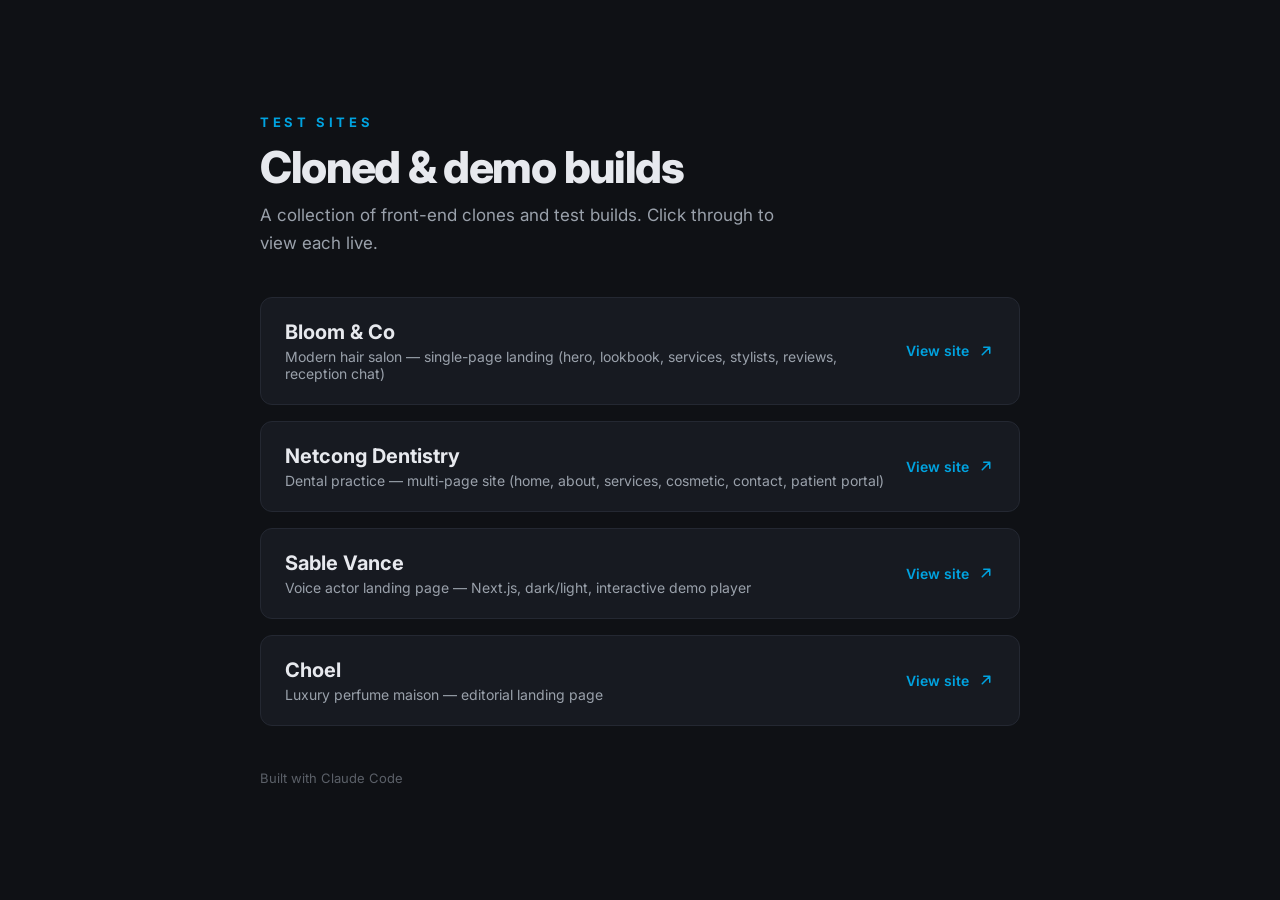
<file: index.html>
<!DOCTYPE html>
<html lang="en">
<head>
<meta charset="UTF-8" />
<meta name="viewport" content="width=device-width, initial-scale=1.0" />
<title>Test Sites</title>
<link rel="preconnect" href="https://fonts.googleapis.com" />
<link rel="preconnect" href="https://fonts.gstatic.com" crossorigin />
<link href="https://fonts.googleapis.com/css2?family=Inter:wght@400;500;600;700;800&display=swap" rel="stylesheet" />
<style>
  *{box-sizing:border-box;margin:0;padding:0;}
  body{font-family:'Inter',Arial,sans-serif;background:#0f1115;color:#e7e9ee;min-height:100vh;display:flex;align-items:center;justify-content:center;padding:40px 20px;}
  .wrap{max-width:760px;width:100%;}
  .kick{font-size:13px;font-weight:700;letter-spacing:.28em;text-transform:uppercase;color:#00a3e0;margin-bottom:14px;}
  h1{font-size:44px;font-weight:800;letter-spacing:-.03em;line-height:1.05;margin-bottom:12px;}
  .lead{color:#9aa1ab;font-size:17px;margin-bottom:40px;max-width:520px;line-height:1.6;}
  .grid{display:grid;gap:16px;}
  .site{display:flex;align-items:center;justify-content:space-between;gap:20px;background:#171a21;border:1px solid #242832;border-radius:12px;padding:22px 24px;text-decoration:none;color:inherit;transition:border-color .2s ease,transform .2s ease,background .2s ease;}
  .site:hover{border-color:#00a3e0;transform:translateY(-2px);background:#1b1f28;}
  .site .meta h2{font-size:20px;font-weight:700;margin-bottom:4px;}
  .site .meta p{color:#9aa1ab;font-size:14px;}
  .site .go{flex-shrink:0;display:inline-flex;align-items:center;gap:8px;color:#00a3e0;font-weight:600;font-size:14px;}
  .site .go svg{width:18px;height:18px;}
  footer{margin-top:44px;color:#5b6068;font-size:13px;}
</style>
</head>
<body>
  <div class="wrap">
    <div class="kick">Test Sites</div>
    <h1>Cloned &amp; demo builds</h1>
    <p class="lead">A collection of front-end clones and test builds. Click through to view each live.</p>

    <div class="grid">
      <a class="site" href="./bloom-and-co/">
        <div class="meta">
          <h2>Bloom &amp; Co</h2>
          <p>Modern hair salon — single-page landing (hero, lookbook, services, stylists, reviews, reception chat)</p>
        </div>
        <span class="go">View site
          <svg viewBox="0 0 24 24" fill="none" stroke="currentColor" stroke-width="2" stroke-linecap="round" stroke-linejoin="round"><path d="M7 17 17 7M9 7h8v8"/></svg>
        </span>
      </a>
      <a class="site" href="./netcong-dentistry/">
        <div class="meta">
          <h2>Netcong Dentistry</h2>
          <p>Dental practice — multi-page site (home, about, services, cosmetic, contact, patient portal)</p>
        </div>
        <span class="go">View site
          <svg viewBox="0 0 24 24" fill="none" stroke="currentColor" stroke-width="2" stroke-linecap="round" stroke-linejoin="round"><path d="M7 17 17 7M9 7h8v8"/></svg>
        </span>
      </a>
      <a class="site" href="./sable-vance/">
        <div class="meta">
          <h2>Sable Vance</h2>
          <p>Voice actor landing page — Next.js, dark/light, interactive demo player</p>
        </div>
        <span class="go">View site
          <svg viewBox="0 0 24 24" fill="none" stroke="currentColor" stroke-width="2" stroke-linecap="round" stroke-linejoin="round"><path d="M7 17 17 7M9 7h8v8"/></svg>
        </span>
      </a>
      <a class="site" href="./choel/">
        <div class="meta">
          <h2>Choel</h2>
          <p>Luxury perfume maison — editorial landing page</p>
        </div>
        <span class="go">View site
          <svg viewBox="0 0 24 24" fill="none" stroke="currentColor" stroke-width="2" stroke-linecap="round" stroke-linejoin="round"><path d="M7 17 17 7M9 7h8v8"/></svg>
        </span>
      </a>
    </div>

    <footer>Built with Claude Code</footer>
  </div>
</body>
</html>
</file>
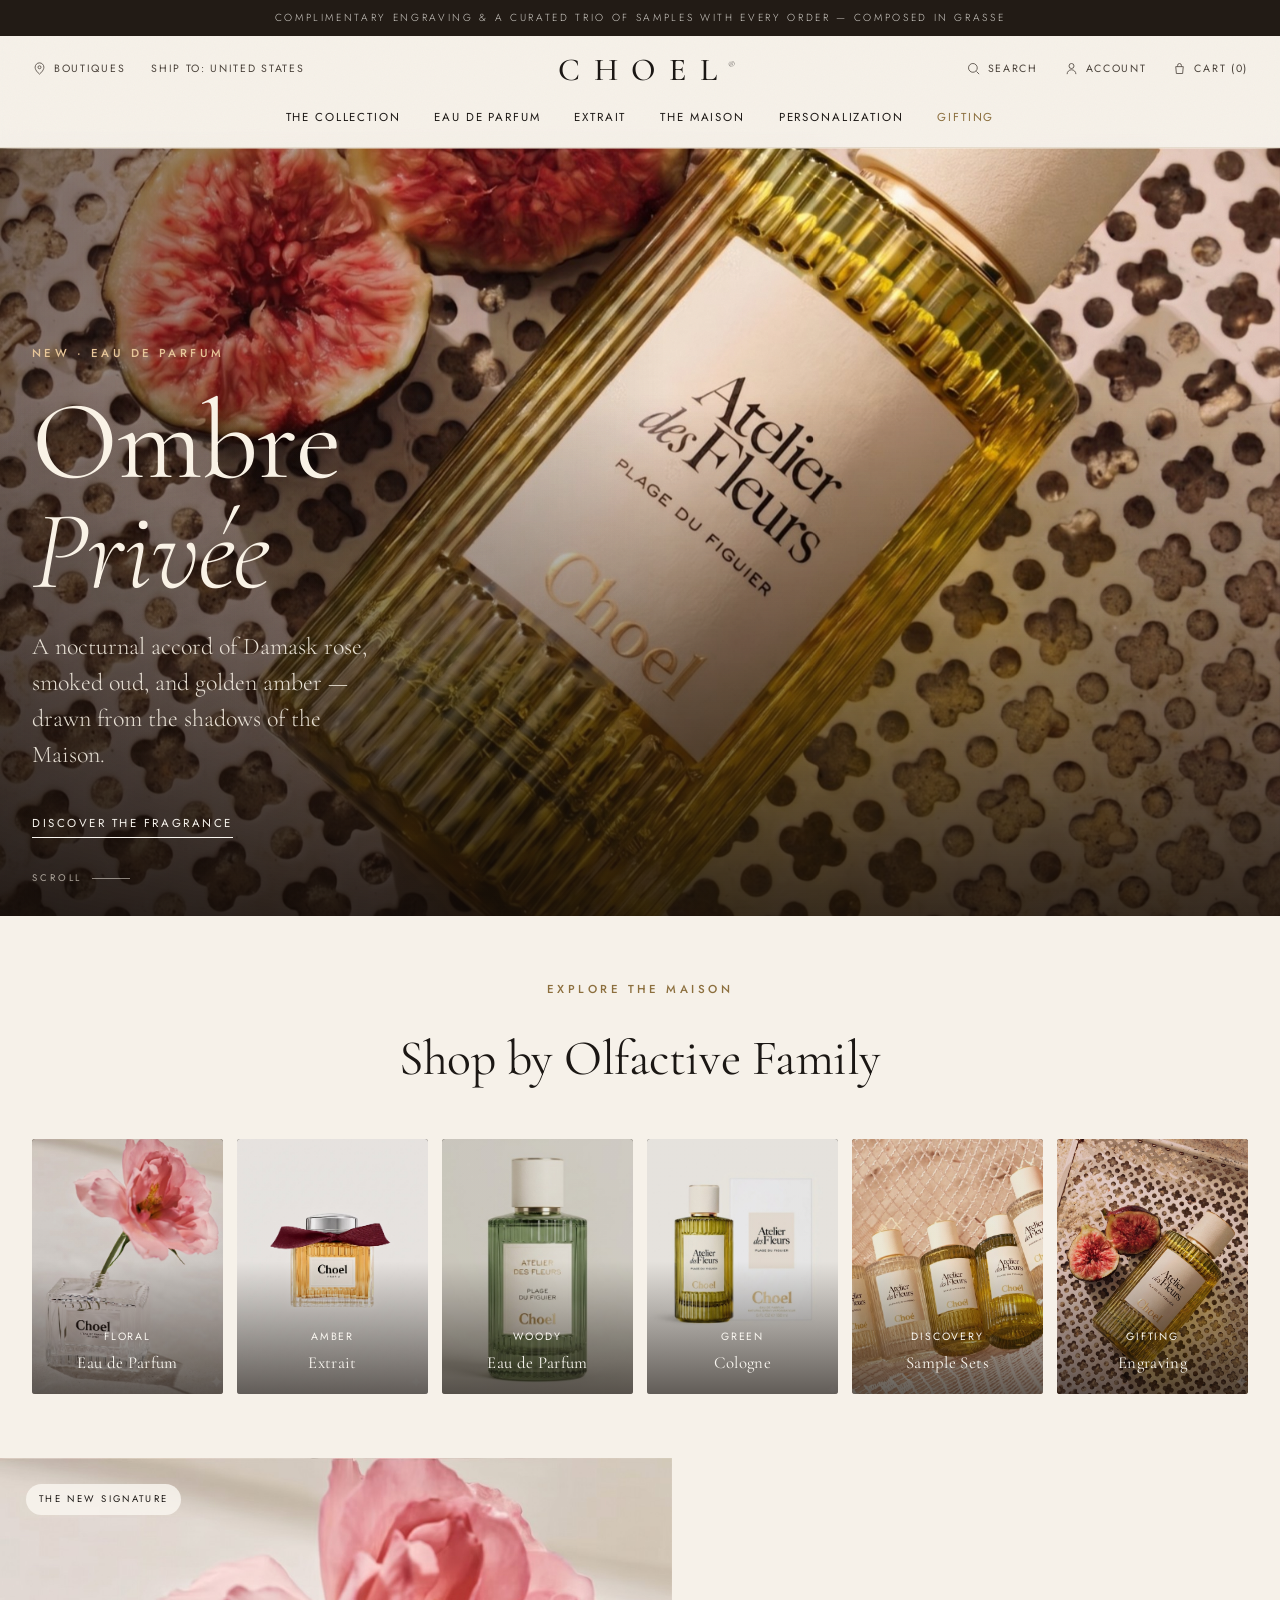
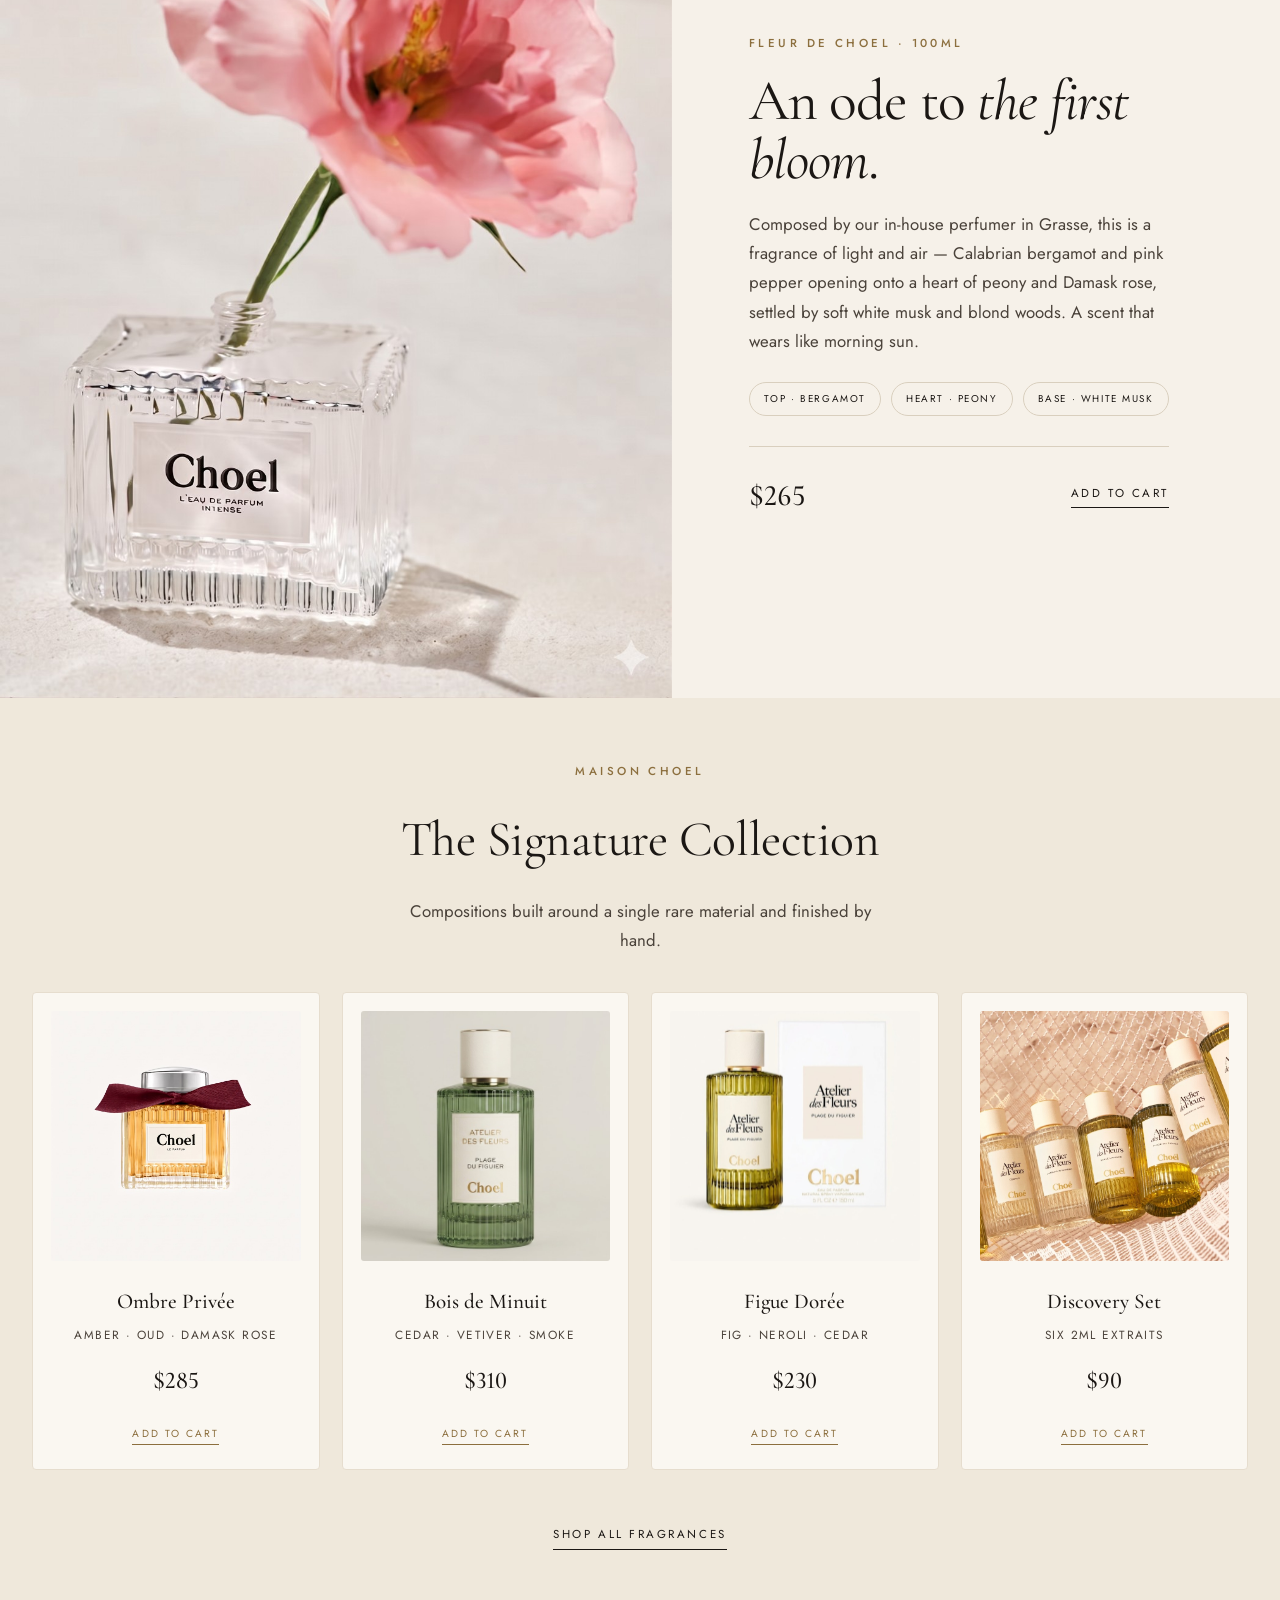
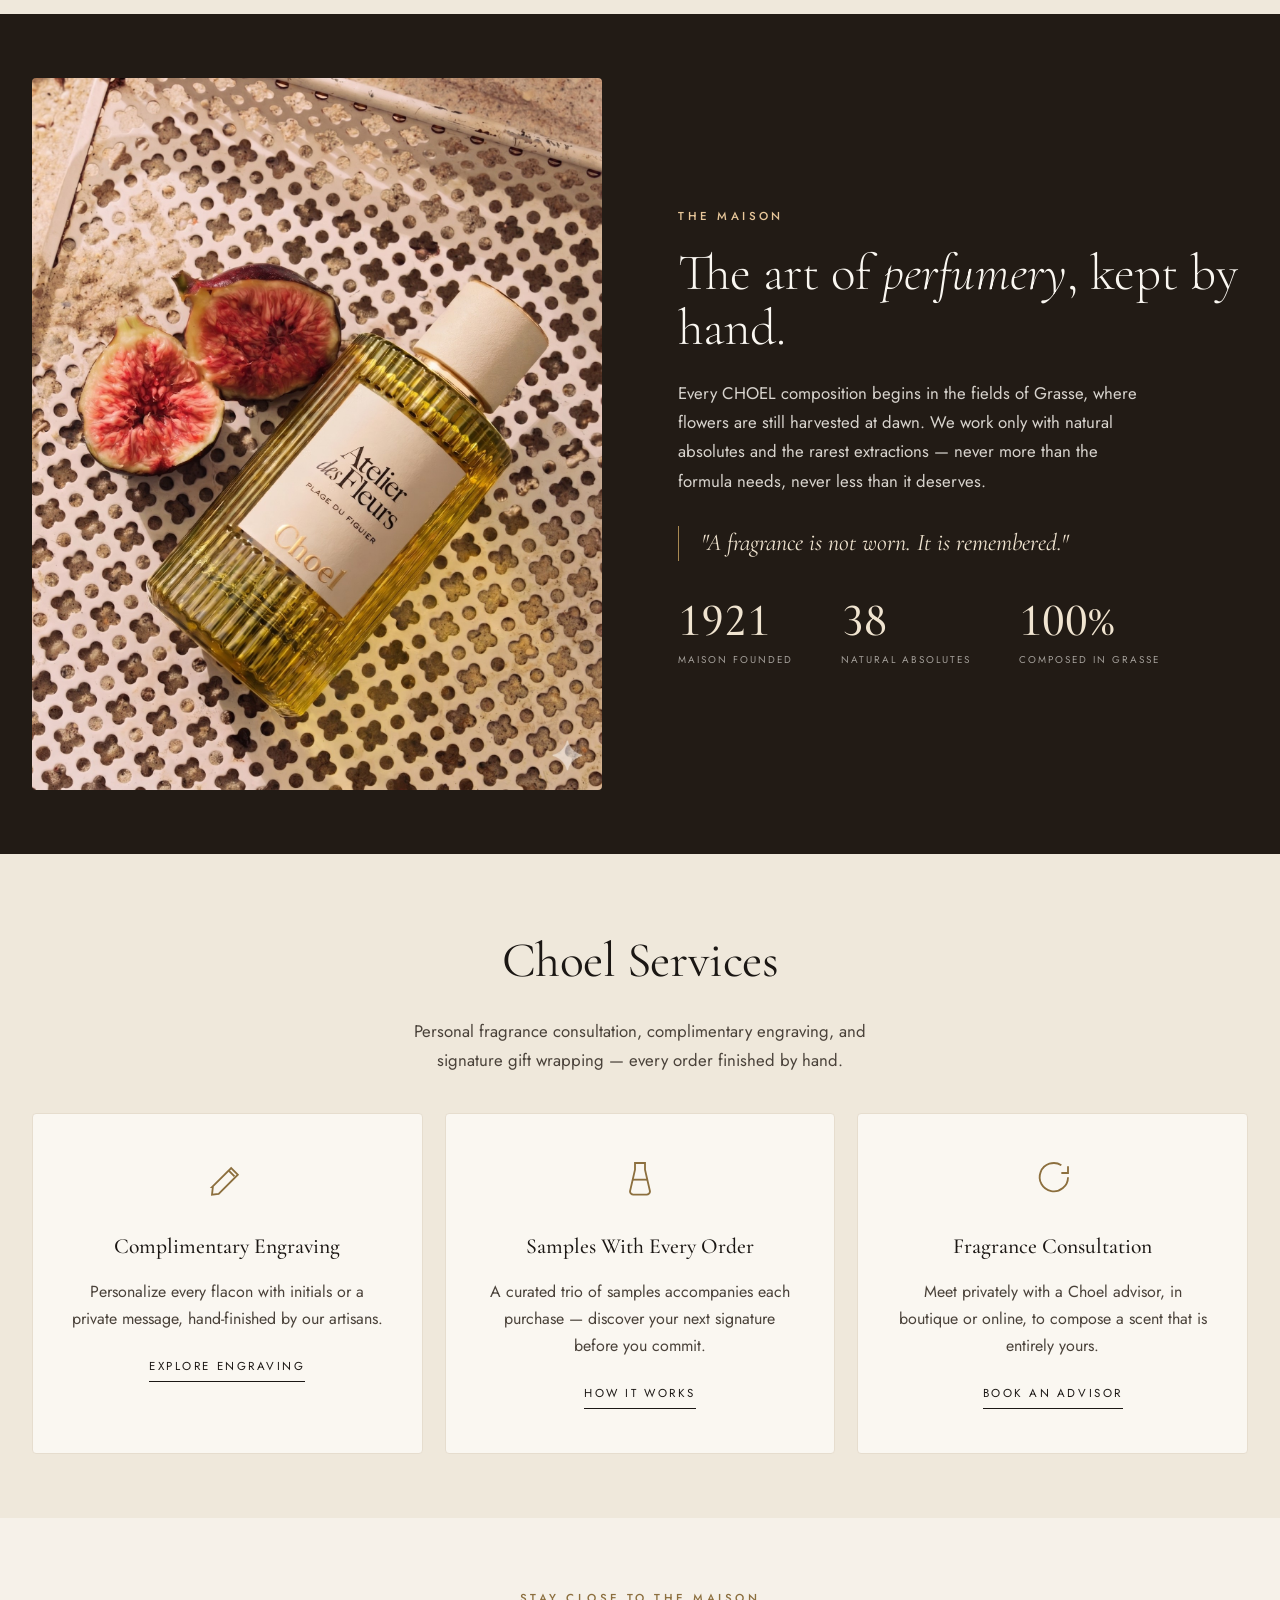
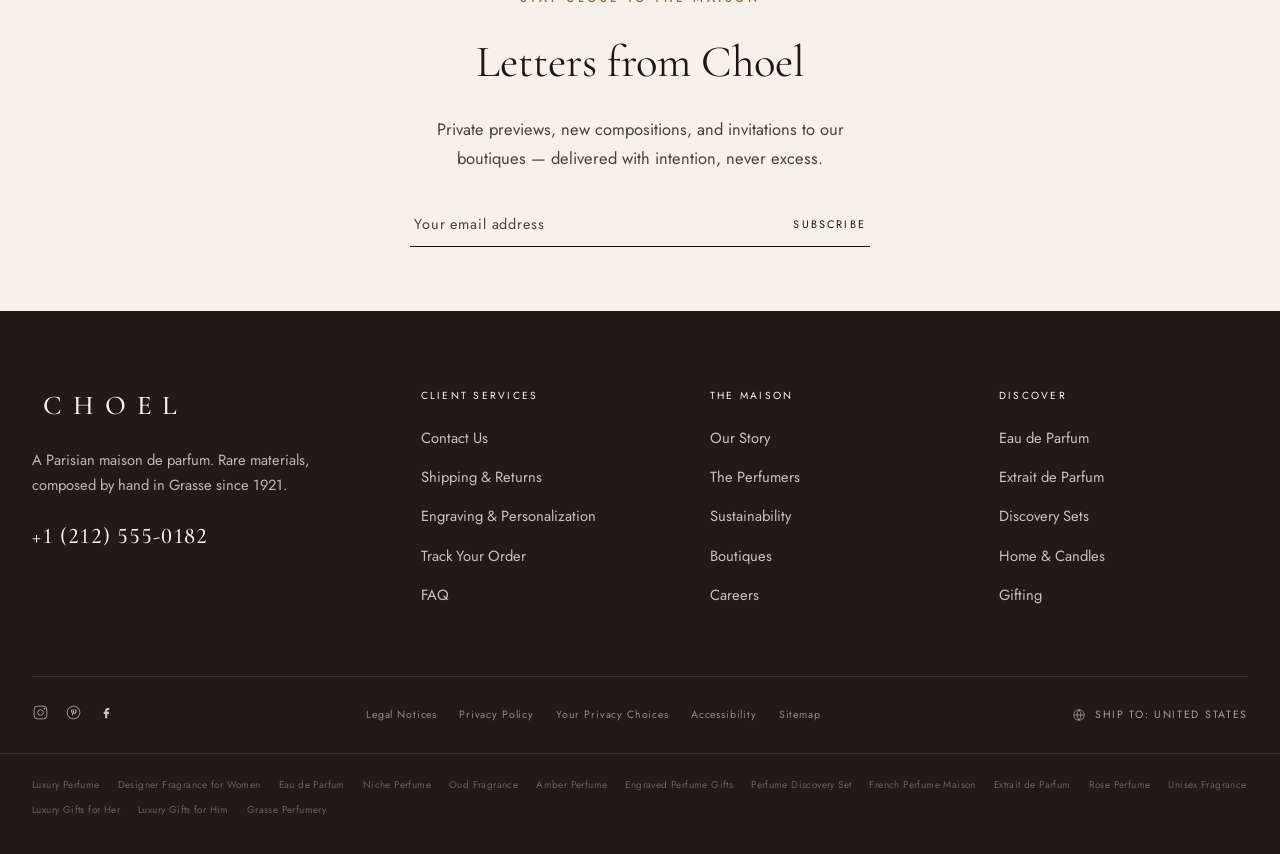
<file: choel/index.html>
<!DOCTYPE html>
<html lang="en">
<head>
<meta charset="UTF-8" />
<meta name="viewport" content="width=device-width, initial-scale=1.0" />
<title>CHOEL — Maison de Parfum</title>
<meta name="description" content="CHOEL — a Parisian perfume maison. Rare materials, composed in Grasse. Discover Ombre Privée and the Signature Collection." />
<link rel="preconnect" href="https://fonts.googleapis.com" />
<link rel="preconnect" href="https://fonts.gstatic.com" crossorigin />
<link href="https://fonts.googleapis.com/css2?family=Cormorant+Garamond:ital,wght@0,300;0,400;0,500;0,600;1,400&family=Jost:wght@300;400;500&display=swap" rel="stylesheet" />
<style>
  /* ============================================================
     CHOEL — Maison de Parfum
     Refined luxury editorial. Warm ink on ivory; colour carried by
     photography. Cormorant Garamond (display) + Jost (sans).
     CTAs are understated text links — no loud filled buttons.
     ============================================================ */

  :root {
    --ink:        #1b1714;
    --ink-soft:   #4a423a;
    --paper:      #f6f1e9;
    --paper-2:    #efe8db;
    --line:       #d9cfbe;
    --line-soft:  #e6ddce;
    --espresso:   #221b15;
    --champagne:  #a98952;
    --champagne-d:#8c6f3e;
    --cream:      #faf7f1;

    --serif: "Cormorant Garamond", "Times New Roman", Georgia, serif;
    --sans:  "Jost", "Helvetica Neue", Helvetica, Arial, sans-serif;
    --ease: cubic-bezier(0.22, 1, 0.36, 1);
    --maxw: 1320px;
  }

  *, *::before, *::after { box-sizing: border-box; }
  html { scroll-behavior: smooth; -webkit-font-smoothing: antialiased; text-rendering: optimizeLegibility; }
  body {
    margin: 0; background: var(--paper); color: var(--ink);
    font-family: var(--sans); font-weight: 400; font-size: 16.5px; line-height: 1.72; overflow-x: hidden;
    font-variant-numeric: lining-nums;
  }
  body::before {
    content: ""; position: fixed; inset: 0; pointer-events: none; z-index: 9999;
    opacity: 0.035; mix-blend-mode: multiply;
    background-image: url("data:image/svg+xml,%3Csvg xmlns='http://www.w3.org/2000/svg' width='160' height='160'%3E%3Cfilter id='n'%3E%3CfeTurbulence type='fractalNoise' baseFrequency='0.85' numOctaves='2' stitchTiles='stitch'/%3E%3C/filter%3E%3Crect width='100%25' height='100%25' filter='url(%23n)'/%3E%3C/svg%3E");
  }
  img { max-width: 100%; display: block; }
  a { color: inherit; text-decoration: none; }
  ::selection { background: var(--champagne); color: var(--cream); }
  .wrap { width: 100%; max-width: var(--maxw); margin: 0 auto; padding: 0 32px; }

  /* ---------- Typographic primitives ---------- */
  .eyebrow { font-weight: 500; font-size: 0.72rem; letter-spacing: 0.3em; text-transform: uppercase; color: var(--champagne-d); }
  .display { font-family: var(--serif); font-weight: 400; letter-spacing: -0.01em; line-height: 0.98; }
  .serif-body { font-family: var(--serif); font-weight: 300; }

  .cta {
    display: inline-block; font-size: 0.72rem; font-weight: 400; letter-spacing: 0.22em;
    text-transform: uppercase; color: var(--ink); padding-bottom: 5px; position: relative;
  }
  .cta::after {
    content: ""; position: absolute; left: 0; bottom: 0; width: 100%; height: 1px;
    background: currentColor; transform: scaleX(1); transform-origin: left; transition: transform 0.55s var(--ease);
  }
  .cta:hover::after { transform: scaleX(0); transform-origin: right; }
  .cta.on-dark { color: var(--cream); }
  .cta:focus-visible { outline: 1px solid var(--champagne); outline-offset: 6px; }

  /* ============================================================ ANNOUNCEMENT ============ */
  .announce {
    background: var(--espresso); color: var(--cream); font-size: 0.64rem; letter-spacing: 0.26em;
    text-transform: uppercase; text-align: center; padding: 9px 16px; font-weight: 300;
  }
  .announce span { opacity: 0.82; }

  /* ============================================================ HEADER ============ */
  header.site {
    position: sticky; top: 0; z-index: 200;
    background: rgba(246, 241, 233, 0.82);
    backdrop-filter: blur(14px) saturate(120%); -webkit-backdrop-filter: blur(14px) saturate(120%);
    border-bottom: 1px solid var(--line-soft);
  }
  .header-top { display: grid; grid-template-columns: 1fr auto 1fr; align-items: center; padding: 18px 32px 14px; }
  .util { display: flex; align-items: center; gap: 26px; font-size: 0.66rem; letter-spacing: 0.16em; text-transform: uppercase; color: var(--ink-soft); }
  .util.right { justify-content: flex-end; }
  .util a { position: relative; padding-bottom: 2px; transition: color 0.3s var(--ease); }
  .util a:hover { color: var(--ink); }
  .util .ic { display: inline-flex; align-items: center; gap: 7px; }
  .util svg { width: 15px; height: 15px; stroke: currentColor; fill: none; stroke-width: 1.3; }
  .brandmark { text-align: center; font-family: var(--serif); font-weight: 500; font-size: 2rem; letter-spacing: 0.42em; text-indent: 0.42em; line-height: 1; color: var(--ink); }
  .brandmark .reg { font-size: 0.6rem; vertical-align: super; letter-spacing: 0; margin-left: -0.2em; opacity: 0.6; }
  nav.main { display: flex; justify-content: center; gap: 34px; padding: 4px 32px 16px; font-size: 0.72rem; letter-spacing: 0.16em; text-transform: uppercase; color: var(--ink); font-weight: 400; }
  nav.main a { position: relative; padding: 4px 0; }
  nav.main a::after { content: ""; position: absolute; left: 0; bottom: 0; height: 1px; width: 100%; background: var(--ink); transform: scaleX(0); transform-origin: center; transition: transform 0.45s var(--ease); }
  nav.main a:hover::after, nav.main a:focus-visible::after { transform: scaleX(1); }
  nav.main a.accent { color: var(--champagne-d); }
  .burger { display: none; }

  /* ============================================================ HERO ============ */
  .hero { position: relative; min-height: calc(100vh - 132px); display: flex; align-items: flex-end; overflow: hidden; background: #14100c; }
  .hero-img { position: absolute; inset: 0; width: 100%; height: 100%; object-fit: cover; object-position: 60% 72%; transform: scale(1.03); animation: heroZoom 14s var(--ease) forwards; }
  @keyframes heroZoom { to { transform: scale(1); } }
  .hero-scrim { position: absolute; inset: 0; background:
      linear-gradient(to top, rgba(18,12,8,0.82) 0%, rgba(18,12,8,0.30) 42%, rgba(18,12,8,0) 68%),
      linear-gradient(to right, rgba(18,12,8,0.55) 0%, rgba(18,12,8,0) 52%); }
  .hero-content { position: relative; z-index: 3; padding: 0 0 78px; color: var(--cream); max-width: 620px; }
  .hero-content .eyebrow { color: #e8c79a; }
  .hero-h1 { font-size: clamp(3.6rem, 9vw, 7rem); margin: 22px 0 0; color: #faf3e7; text-shadow: 0 2px 40px rgba(0,0,0,0.35); }
  .hero-h1 em { font-style: italic; font-weight: 300; }
  .hero-sub { font-family: var(--serif); font-weight: 300; font-size: clamp(1.15rem, 2vw, 1.5rem); line-height: 1.5; color: rgba(250,243,231,0.9); max-width: 32ch; margin: 22px 0 34px; }
  .scroll-hint { position: absolute; left: 32px; bottom: 30px; z-index: 3; font-size: 0.6rem; letter-spacing: 0.3em; text-transform: uppercase; color: rgba(250,243,231,0.65); display: flex; align-items: center; gap: 10px; }
  .scroll-hint::after { content: ""; width: 38px; height: 1px; background: rgba(250,243,231,0.5); animation: line 2.4s var(--ease) infinite; transform-origin: left; }
  @keyframes line { 0%,100% { transform: scaleX(0.4); opacity: .4 } 50% { transform: scaleX(1); opacity: 1 } }

  /* ============================================================ SECTION SCAFFOLD ============ */
  section { position: relative; }
  .section-pad { padding: 64px 0; }
  .section-head { text-align: center; margin-bottom: 38px; }
  .section-head .eyebrow { display: block; margin-bottom: 16px; }
  .section-head h2 { font-family: var(--serif); font-weight: 400; font-size: clamp(2.2rem, 4vw, 3.1rem); margin: 0; letter-spacing: -0.01em; }
  .section-head p { color: var(--ink-soft); font-size: 1.05rem; max-width: 48ch; margin: 14px auto 0; }

  /* ---------- Shop by Category ---------- */
  .cat-row { display: grid; grid-template-columns: repeat(6, 1fr); gap: 14px; }
  .cat { position: relative; display: block; aspect-ratio: 3 / 4; border-radius: 3px; overflow: hidden; color: var(--cream); background: #2a2018; }
  .cat img { position: absolute; inset: 0; width: 100%; height: 100%; object-fit: cover; transition: transform 1.1s var(--ease); }
  .cat:hover img { transform: scale(1.06); }
  .cat::after { content: ""; position: absolute; inset: 0; background: linear-gradient(to top, rgba(20,14,9,0.66) 0%, rgba(20,14,9,0.08) 52%); }
  .cat-label { position: absolute; left: 0; right: 0; bottom: 16px; z-index: 2; text-align: center; font-size: 0.66rem; letter-spacing: 0.18em; text-transform: uppercase; font-weight: 400; }
  .cat-label small { display: block; font-family: var(--serif); font-size: 1.05rem; letter-spacing: 0.02em; text-transform: none; margin-top: 3px; }

  /* ---------- Featured editorial split ---------- */
  .feature { display: grid; grid-template-columns: 1.05fr 0.95fr; align-items: stretch; }
  .feature-art { position: relative; min-height: 620px; overflow: hidden; background: #ece6db; }
  .feature-art img { width: 100%; height: 100%; object-fit: cover; object-position: center 22%; }
  .feature-art .badge { position: absolute; top: 26px; left: 26px; z-index: 3; font-size: 0.6rem; letter-spacing: 0.24em; text-transform: uppercase; color: var(--ink); background: rgba(250,247,241,0.82); padding: 7px 13px; border-radius: 100px; }
  .feature-text { display: flex; flex-direction: column; justify-content: center; padding: 72px clamp(32px, 6vw, 96px); }
  .feature-text .eyebrow { margin-bottom: 18px; }
  .feature-text h3 { font-family: var(--serif); font-weight: 400; font-size: clamp(2.4rem, 4.5vw, 3.6rem); line-height: 1.02; margin: 0 0 20px; letter-spacing: -0.015em; }
  .feature-text p { color: var(--ink-soft); font-size: 1.05rem; line-height: 1.75; margin: 0 0 18px; max-width: 44ch; }
  .notes { display: flex; gap: 10px; flex-wrap: wrap; margin: 8px 0 30px; }
  .note-chip { font-size: 0.62rem; letter-spacing: 0.16em; text-transform: uppercase; color: var(--ink); border: 1px solid var(--line); border-radius: 100px; padding: 7px 14px; }

  /* ---------- Product row (4-up) ---------- */
  .prod-grid { display: grid; grid-template-columns: repeat(4, 1fr); gap: 22px; }
  .prod { background: var(--cream); border: 1px solid var(--line-soft); border-radius: 4px; padding: 18px 18px 24px; text-align: center; transition: transform 0.6s var(--ease), box-shadow 0.6s var(--ease), border-color 0.6s var(--ease); }
  .prod:hover { transform: translateY(-6px); box-shadow: 0 26px 50px -28px rgba(60,40,20,0.45), 0 6px 16px -10px rgba(60,40,20,0.25); border-color: var(--line); }
  .prod-stage { position: relative; aspect-ratio: 1 / 1; border-radius: 3px; overflow: hidden; margin-bottom: 22px; background: #fcfaf5; }
  .prod-stage img { width: 100%; height: 100%; object-fit: cover; object-position: center; transition: transform 0.9s var(--ease); }
  .prod:hover .prod-stage img { transform: scale(1.05); }
  .prod h4 { font-family: var(--serif); font-weight: 500; font-size: 1.32rem; margin: 0 0 6px; }
  .prod .pnotes { font-size: 0.74rem; letter-spacing: 0.12em; text-transform: uppercase; color: var(--ink-soft); margin-bottom: 14px; }
  .prod .price { font-family: var(--serif); font-weight: 500; font-size: 1.5rem; color: var(--ink); margin-bottom: 16px; font-variant-numeric: lining-nums; font-feature-settings: "lnum" 1; }
  .prod .add { font-size: 0.64rem; letter-spacing: 0.2em; text-transform: uppercase; color: var(--champagne-d); border-bottom: 1px solid currentColor; padding-bottom: 3px; transition: color 0.3s var(--ease); }
  .prod:hover .add { color: var(--ink); }
  .row-foot { text-align: center; margin-top: 48px; }

  /* ---------- The Art of Perfumery (dark) ---------- */
  .craft { background: var(--espresso); color: var(--cream); overflow: hidden; }
  .craft .wrap { display: grid; grid-template-columns: 1fr 1fr; gap: clamp(40px, 6vw, 100px); align-items: center; }
  .craft-art { position: relative; aspect-ratio: 4/5; border-radius: 4px; overflow: hidden; background: #1a120c; }
  .craft-art img { width: 100%; height: 100%; object-fit: cover; object-position: 56% center; }
  .craft-copy .eyebrow { color: #e8c79a; }
  .craft-copy h2 { font-family: var(--serif); font-weight: 300; font-size: clamp(2.2rem, 4vw, 3.4rem); line-height: 1.08; margin: 18px 0 22px; }
  .craft-copy h2 em { font-style: italic; }
  .craft-copy p { color: rgba(250,247,241,0.84); font-size: 1.05rem; line-height: 1.75; margin: 0 0 18px; max-width: 46ch; }
  .craft-quote { font-family: var(--serif); font-style: italic; font-size: 1.5rem; line-height: 1.45; color: #f0e4d0; border-left: 1px solid var(--champagne); padding-left: 22px; margin: 30px 0; }
  .craft-stats { display: flex; gap: 48px; margin-top: 36px; }
  .craft-stats .n { font-family: var(--serif); font-weight: 500; font-size: 2.9rem; line-height: 1; color: #f0e4d0; font-variant-numeric: lining-nums tabular-nums; font-feature-settings: "lnum" 1, "tnum" 1; }
  .craft-stats .l { font-size: 0.62rem; letter-spacing: 0.2em; text-transform: uppercase; color: rgba(250,247,241,0.6); margin-top: 8px; }

  /* ---------- Services trio ---------- */
  .services { background: var(--paper-2); }
  .svc-grid { display: grid; grid-template-columns: repeat(3, 1fr); gap: 22px; }
  .svc { background: var(--cream); border: 1px solid var(--line-soft); border-radius: 4px; padding: 44px 36px; text-align: center; transition: transform 0.5s var(--ease), box-shadow 0.5s var(--ease); }
  .svc:hover { transform: translateY(-4px); box-shadow: 0 22px 44px -28px rgba(60,40,20,0.4); }
  .svc .svc-ic { width: 40px; height: 40px; margin: 0 auto 22px; stroke: var(--champagne-d); fill: none; stroke-width: 1.1; }
  .svc h4 { font-family: var(--serif); font-weight: 500; font-size: 1.35rem; margin: 0 0 12px; }
  .svc p { color: var(--ink-soft); font-size: 1rem; line-height: 1.7; margin: 0 0 18px; }

  /* ---------- Newsletter ---------- */
  .news { text-align: center; }
  .news h2 { font-family: var(--serif); font-weight: 400; font-size: clamp(2rem, 3.6vw, 2.8rem); margin: 0 0 14px; }
  .news p { color: var(--ink-soft); max-width: 44ch; margin: 0 auto 30px; }
  .news form { display: flex; max-width: 460px; margin: 0 auto; border-bottom: 1px solid var(--ink); }
  .news input { flex: 1; background: transparent; border: 0; padding: 12px 4px; font-family: var(--sans); font-size: 0.9rem; color: var(--ink); letter-spacing: 0.04em; }
  .news input::placeholder { color: var(--ink-soft); letter-spacing: 0.06em; }
  .news input:focus { outline: none; }
  .news button { background: transparent; border: 0; cursor: pointer; font-family: var(--sans); font-size: 0.68rem; letter-spacing: 0.2em; text-transform: uppercase; color: var(--ink); padding: 0 4px; }
  .news button:hover { color: var(--champagne-d); }

  /* ============================================================ FOOTER ============ */
  footer.site { background: var(--espresso); color: rgba(250,247,241,0.78); padding-top: 72px; }
  .foot-grid { display: grid; grid-template-columns: 1.4fr repeat(3, 1fr); gap: 40px; padding-bottom: 56px; }
  .foot-brand .fb-mark { font-family: var(--serif); font-weight: 500; font-size: 1.7rem; letter-spacing: 0.4em; text-indent: 0.4em; color: var(--cream); margin-bottom: 18px; }
  .foot-brand p { font-size: 0.92rem; max-width: 34ch; color: rgba(250,247,241,0.72); }
  .foot-brand .phone { margin-top: 18px; font-family: var(--serif); font-weight: 500; font-size: 1.4rem; color: var(--cream); letter-spacing: 0.04em; font-variant-numeric: lining-nums tabular-nums; font-feature-settings: "lnum" 1, "tnum" 1; }
  .foot-col h5 { font-size: 0.64rem; letter-spacing: 0.22em; text-transform: uppercase; color: var(--cream); margin: 4px 0 18px; font-weight: 400; }
  .foot-col ul { list-style: none; margin: 0; padding: 0; }
  .foot-col li { margin-bottom: 11px; }
  .foot-col a { font-size: 0.92rem; color: rgba(250,247,241,0.76); transition: color 0.3s var(--ease); }
  .foot-col a:hover { color: var(--cream); }
  .foot-bar { border-top: 1px solid rgba(250,247,241,0.12); padding: 24px 0; display: flex; justify-content: space-between; align-items: center; flex-wrap: wrap; gap: 14px; }
  .foot-bar .legal { display: flex; gap: 22px; flex-wrap: wrap; font-size: 0.66rem; letter-spacing: 0.08em; color: rgba(250,247,241,0.5); }
  .foot-bar .ship { font-size: 0.66rem; letter-spacing: 0.16em; text-transform: uppercase; color: rgba(250,247,241,0.6); display: flex; align-items: center; gap: 9px; }
  .foot-social { display: flex; gap: 16px; }
  .foot-social svg { width: 17px; height: 17px; stroke: rgba(250,247,241,0.6); fill: none; stroke-width: 1.3; transition: stroke 0.3s var(--ease); }
  .foot-social a:hover svg { stroke: var(--cream); }
  .seo-farm { border-top: 1px solid rgba(250,247,241,0.1); padding: 22px 0 36px; }
  .seo-farm .wrap { display: flex; flex-wrap: wrap; gap: 8px 18px; }
  .seo-farm a { font-size: 0.62rem; color: rgba(250,247,241,0.32); letter-spacing: 0.04em; transition: color 0.3s var(--ease); }
  .seo-farm a:hover { color: rgba(250,247,241,0.7); }

  /* ============================================================ SCROLL REVEAL ============ */
  .reveal { opacity: 0; transform: translateY(26px); transition: opacity 1s var(--ease), transform 1s var(--ease); }
  .reveal.in { opacity: 1; transform: none; }
  .reveal.d1 { transition-delay: 0.08s; } .reveal.d2 { transition-delay: 0.16s; }
  .reveal.d3 { transition-delay: 0.24s; } .reveal.d4 { transition-delay: 0.32s; }
  @media (prefers-reduced-motion: reduce) {
    .reveal { opacity: 1; transform: none; transition: none; }
    .hero-img { animation: none; transform: none; }
    html { scroll-behavior: auto; }
  }

  /* ============================================================ RESPONSIVE ============ */
  @media (max-width: 1040px) {
    .cat-row { grid-template-columns: repeat(3, 1fr); }
    .prod-grid { grid-template-columns: repeat(2, 1fr); }
    .feature, .feature.flip { grid-template-columns: 1fr; }
    .feature-art { min-height: 460px; order: -1; }
    .craft .wrap { grid-template-columns: 1fr; gap: 44px; }
    .craft-art { aspect-ratio: 16/10; }
    .foot-grid { grid-template-columns: 1fr 1fr; gap: 32px; }
  }
  @media (max-width: 720px) {
    .wrap { padding: 0 20px; }
    .util { gap: 16px; } .util .label-hide { display: none; }
    nav.main { display: none; } .burger { display: inline-flex; }
    .header-top { padding: 14px 20px 12px; }
    .brandmark { font-size: 1.5rem; letter-spacing: 0.34em; text-indent: 0.34em; }
    .section-pad { padding: 46px 0; }
    .cat-row { grid-template-columns: repeat(2, 1fr); gap: 10px; }
    .prod-grid { grid-template-columns: repeat(2, 1fr); gap: 12px; }
    .svc-grid { grid-template-columns: 1fr; }
    .craft-stats { gap: 30px; }
    .foot-grid { grid-template-columns: 1fr 1fr; }
    .hero-content { padding-bottom: 56px; }
    .foot-bar { justify-content: center; text-align: center; }
  }
  @media (max-width: 460px) { .prod-grid { grid-template-columns: 1fr; } .foot-grid { grid-template-columns: 1fr; } }
</style>
</head>
<body>

<!-- ============ ANNOUNCEMENT ============ -->
<div class="announce"><span>Complimentary engraving &amp; a curated trio of samples with every order — composed in Grasse</span></div>

<!-- ============ HEADER ============ -->
<header class="site">
  <div class="header-top">
    <div class="util left">
      <a href="#" class="ic"><svg viewBox="0 0 24 24"><path d="M12 21s-7-5.5-7-11a7 7 0 0 1 14 0c0 5.5-7 11-7 11Z"/><circle cx="12" cy="10" r="2.4"/></svg><span class="label-hide">Boutiques</span></a>
      <a href="#" class="label-hide">Ship to: United States</a>
    </div>
    <div class="brandmark">CHOEL<span class="reg">®</span></div>
    <div class="util right">
      <a href="#" class="ic"><svg viewBox="0 0 24 24"><circle cx="11" cy="11" r="7"/><path d="m21 21-4.3-4.3"/></svg><span class="label-hide">Search</span></a>
      <a href="#" class="ic"><svg viewBox="0 0 24 24"><circle cx="12" cy="8" r="4"/><path d="M5 21a7 7 0 0 1 14 0"/></svg><span class="label-hide">Account</span></a>
      <a href="#" class="ic"><svg viewBox="0 0 24 24"><path d="M6 9h12l-1 11H7L6 9Z"/><path d="M9 9V7a3 3 0 0 1 6 0v2"/></svg><span>Cart (0)</span></a>
      <button class="burger util" aria-label="Menu" style="background:none;border:0;cursor:pointer;color:inherit;"><svg viewBox="0 0 24 24" style="width:20px;height:20px;stroke:currentColor;fill:none;stroke-width:1.3"><path d="M4 7h16M4 12h16M4 17h16"/></svg></button>
    </div>
  </div>
  <nav class="main">
    <a href="#collection">The Collection</a>
    <a href="#categories">Eau de Parfum</a>
    <a href="#categories">Extrait</a>
    <a href="#craft">The Maison</a>
    <a href="#services">Personalization</a>
    <a href="#" class="accent">Gifting</a>
  </nav>
</header>

<!-- ============ HERO ============ -->
<section class="hero">
  <img class="hero-img" src="assets/hero.jpg" alt="CHOEL Ombre Privée eau de parfum with fresh figs" />
  <div class="hero-scrim"></div>
  <div class="wrap">
    <div class="hero-content">
      <span class="eyebrow reveal">New · Eau de Parfum</span>
      <h1 class="hero-h1 display reveal d1">Ombre<br><em>Privée</em></h1>
      <p class="hero-sub reveal d2">A nocturnal accord of Damask rose, smoked oud, and golden amber — drawn from the shadows of the Maison.</p>
      <div class="reveal d3"><a href="#collection" class="cta on-dark">Discover the Fragrance</a></div>
    </div>
  </div>
  <div class="scroll-hint">Scroll</div>
</section>

<!-- ============ SHOP BY CATEGORY ============ -->
<section class="section-pad" id="categories">
  <div class="wrap">
    <div class="section-head">
      <span class="eyebrow reveal">Explore the Maison</span>
      <h2 class="reveal d1">Shop by Olfactive Family</h2>
    </div>
    <div class="cat-row">
      <a class="cat reveal" href="#collection"><img src="assets/feature-flower.jpg" alt="Floral"><span class="cat-label">Floral<small>Eau de Parfum</small></span></a>
      <a class="cat reveal d1" href="#collection"><img src="assets/p-classic.jpg" alt="Amber"><span class="cat-label">Amber<small>Extrait</small></span></a>
      <a class="cat reveal d2" href="#collection"><img src="assets/p-olive.jpg" alt="Woody"><span class="cat-label">Woody<small>Eau de Parfum</small></span></a>
      <a class="cat reveal d3" href="#collection"><img src="assets/p-fig.jpg" alt="Green"><span class="cat-label">Green<small>Cologne</small></span></a>
      <a class="cat reveal d2" href="#collection"><img src="assets/minis.jpg" alt="Discovery"><span class="cat-label">Discovery<small>Sample Sets</small></span></a>
      <a class="cat reveal d3" href="#services"><img src="assets/hero.jpg" alt="Gifting"><span class="cat-label">Gifting<small>Engraving</small></span></a>
    </div>
  </div>
</section>

<!-- ============ FEATURED FRAGRANCE (editorial split) ============ -->
<section class="feature">
  <div class="feature-art reveal">
    <span class="badge">The New Signature</span>
    <img src="assets/feature-flower.jpg" alt="CHOEL eau de parfum with a single bloom" />
  </div>
  <div class="feature-text">
    <span class="eyebrow reveal">Fleur de Choel · 100ml</span>
    <h3 class="reveal d1">An ode to <em>the first bloom</em>.</h3>
    <p class="reveal d2">Composed by our in-house perfumer in Grasse, this is a fragrance of light and air — Calabrian bergamot and pink pepper opening onto a heart of peony and Damask rose, settled by soft white musk and blond woods. A scent that wears like morning sun.</p>
    <div class="notes reveal d2">
      <span class="note-chip">Top · Bergamot</span>
      <span class="note-chip">Heart · Peony</span>
      <span class="note-chip">Base · White Musk</span>
    </div>
    <div class="reveal d3" style="display:flex;justify-content:space-between;align-items:center;border-top:1px solid var(--line);padding-top:24px;max-width:420px;">
      <span style="font-family:var(--serif);font-weight:500;font-size:1.85rem;font-variant-numeric:lining-nums;font-feature-settings:'lnum' 1;">$265</span>
      <a href="#" class="cta">Add to Cart</a>
    </div>
  </div>
</section>

<!-- ============ THE COLLECTION (4-up) ============ -->
<section class="section-pad" id="collection" style="background:var(--paper-2);">
  <div class="wrap">
    <div class="section-head">
      <span class="eyebrow reveal">Maison CHOEL</span>
      <h2 class="reveal d1">The Signature Collection</h2>
      <p class="reveal d2">Compositions built around a single rare material and finished by hand.</p>
    </div>
    <div class="prod-grid">
      <article class="prod reveal">
        <div class="prod-stage"><img src="assets/p-classic.jpg" alt="Ombre Privée"></div>
        <h4>Ombre Privée</h4>
        <div class="pnotes">Amber · Oud · Damask Rose</div>
        <div class="price">$285</div>
        <a href="#" class="add">Add to Cart</a>
      </article>
      <article class="prod reveal d1">
        <div class="prod-stage"><img src="assets/p-olive.jpg" alt="Bois de Minuit"></div>
        <h4>Bois de Minuit</h4>
        <div class="pnotes">Cedar · Vetiver · Smoke</div>
        <div class="price">$310</div>
        <a href="#" class="add">Add to Cart</a>
      </article>
      <article class="prod reveal d2">
        <div class="prod-stage"><img src="assets/p-fig.jpg" alt="Figue Dorée"></div>
        <h4>Figue Dorée</h4>
        <div class="pnotes">Fig · Neroli · Cedar</div>
        <div class="price">$230</div>
        <a href="#" class="add">Add to Cart</a>
      </article>
      <article class="prod reveal d3">
        <div class="prod-stage"><img src="assets/minis.jpg" alt="Discovery Set"></div>
        <h4>Discovery Set</h4>
        <div class="pnotes">Six 2ml Extraits</div>
        <div class="price">$90</div>
        <a href="#" class="add">Add to Cart</a>
      </article>
    </div>
    <div class="row-foot reveal"><a href="#" class="cta">Shop All Fragrances</a></div>
  </div>
</section>

<!-- ============ THE ART OF PERFUMERY (dark) ============ -->
<section class="craft section-pad" id="craft">
  <div class="wrap">
    <div class="craft-art reveal"><img src="assets/hero.jpg" alt="CHOEL fragrance with fresh figs"></div>
    <div class="craft-copy">
      <span class="eyebrow reveal">The Maison</span>
      <h2 class="reveal d1">The art of <em>perfumery</em>, kept by hand.</h2>
      <p class="reveal d2">Every CHOEL composition begins in the fields of Grasse, where flowers are still harvested at dawn. We work only with natural absolutes and the rarest extractions — never more than the formula needs, never less than it deserves.</p>
      <blockquote class="craft-quote reveal d2">"A fragrance is not worn. It is remembered."</blockquote>
      <div class="craft-stats reveal d3">
        <div><div class="n">1921</div><div class="l">Maison Founded</div></div>
        <div><div class="n">38</div><div class="l">Natural Absolutes</div></div>
        <div><div class="n">100%</div><div class="l">Composed in Grasse</div></div>
      </div>
    </div>
  </div>
</section>

<!-- ============ SERVICES (trio) ============ -->
<section class="services section-pad" id="services">
  <div class="wrap">
    <div class="section-head">
      <h2 class="reveal">Choel Services</h2>
      <p class="reveal d1">Personal fragrance consultation, complimentary engraving, and signature gift wrapping — every order finished by hand.</p>
    </div>
    <div class="svc-grid">
      <div class="svc reveal">
        <svg class="svc-ic" viewBox="0 0 24 24"><path d="M3 17.5 14.5 6l4 4L7 21.5 3 22l.5-4.5Z"/><path d="M13 7.5 16.5 11"/></svg>
        <h4>Complimentary Engraving</h4>
        <p>Personalize every flacon with initials or a private message, hand-finished by our artisans.</p>
        <a href="#" class="cta">Explore Engraving</a>
      </div>
      <div class="svc reveal d1">
        <svg class="svc-ic" viewBox="0 0 24 24"><path d="M9 3h6v4l3 13a2 2 0 0 1-2 2H8a2 2 0 0 1-2-2L9 7Z"/><path d="M7.5 13h9"/></svg>
        <h4>Samples With Every Order</h4>
        <p>A curated trio of samples accompanies each purchase — discover your next signature before you commit.</p>
        <a href="#" class="cta">How It Works</a>
      </div>
      <div class="svc reveal d2">
        <svg class="svc-ic" viewBox="0 0 24 24"><path d="M21 11.5a8.5 8.5 0 1 1-4-7.2"/><path d="M21 5v4h-4"/></svg>
        <h4>Fragrance Consultation</h4>
        <p>Meet privately with a Choel advisor, in boutique or online, to compose a scent that is entirely yours.</p>
        <a href="#" class="cta">Book an Advisor</a>
      </div>
    </div>
  </div>
</section>

<!-- ============ NEWSLETTER ============ -->
<section class="news section-pad">
  <div class="wrap">
    <span class="eyebrow reveal">Stay Close to the Maison</span>
    <h2 class="reveal d1" style="margin-top:14px;">Letters from Choel</h2>
    <p class="reveal d2">Private previews, new compositions, and invitations to our boutiques — delivered with intention, never excess.</p>
    <form class="reveal d2" onsubmit="return false;">
      <input type="email" placeholder="Your email address" aria-label="Email address" />
      <button type="submit">Subscribe</button>
    </form>
  </div>
</section>

<!-- ============ FOOTER ============ -->
<footer class="site">
  <div class="wrap">
    <div class="foot-grid">
      <div class="foot-brand">
        <div class="fb-mark">CHOEL</div>
        <p>A Parisian maison de parfum. Rare materials, composed by hand in Grasse since 1921.</p>
        <div class="phone">+1 (212) 555-0182</div>
      </div>
      <div class="foot-col">
        <h5>Client Services</h5>
        <ul>
          <li><a href="#">Contact Us</a></li>
          <li><a href="#">Shipping &amp; Returns</a></li>
          <li><a href="#">Engraving &amp; Personalization</a></li>
          <li><a href="#">Track Your Order</a></li>
          <li><a href="#">FAQ</a></li>
        </ul>
      </div>
      <div class="foot-col">
        <h5>The Maison</h5>
        <ul>
          <li><a href="#">Our Story</a></li>
          <li><a href="#">The Perfumers</a></li>
          <li><a href="#">Sustainability</a></li>
          <li><a href="#">Boutiques</a></li>
          <li><a href="#">Careers</a></li>
        </ul>
      </div>
      <div class="foot-col">
        <h5>Discover</h5>
        <ul>
          <li><a href="#">Eau de Parfum</a></li>
          <li><a href="#">Extrait de Parfum</a></li>
          <li><a href="#">Discovery Sets</a></li>
          <li><a href="#">Home &amp; Candles</a></li>
          <li><a href="#">Gifting</a></li>
        </ul>
      </div>
    </div>

    <div class="foot-bar">
      <div class="foot-social">
        <a href="#" aria-label="Instagram"><svg viewBox="0 0 24 24"><rect x="3" y="3" width="18" height="18" rx="5"/><circle cx="12" cy="12" r="4"/><circle cx="17.5" cy="6.5" r="0.6" fill="currentColor"/></svg></a>
        <a href="#" aria-label="Pinterest"><svg viewBox="0 0 24 24"><circle cx="12" cy="12" r="9"/><path d="M12 7c-2 0-3.5 1.4-3.5 3.4 0 1 .5 2 1.3 2.3.1 0 .2 0 .2-.2l.2-.8c0-.1 0-.2-.1-.3-.3-.4-.5-.9-.5-1.4 0-1.4 1.1-2.6 2.8-2.6 1.5 0 2.4 1 2.4 2.3 0 1.7-.7 3.1-1.8 3.1-.6 0-1-.5-.9-1.1.2-.8.5-1.6.5-2.1 0-.5-.3-.9-.8-.9-.6 0-1.1.7-1.1 1.6 0 .5.2.9.2.9l-.8 3.2c-.2.9 0 2 0 2.1 0 .1.1.1.2 0 .1-.1.8-1 1-1.9l.4-1.4c.2.4.8.7 1.4.7 1.9 0 3.2-1.7 3.2-4C16.5 8.7 14.7 7 12 7Z" fill="currentColor" stroke="none"/></svg></a>
        <a href="#" aria-label="Facebook"><svg viewBox="0 0 24 24"><path d="M14 8.5h2V5.5h-2.2C11.6 5.5 10 7 10 9.3V11H8v3h2v6h3v-6h2.2l.5-3H13V9.3c0-.6.3-.8.9-.8Z" fill="currentColor" stroke="none"/></svg></a>
      </div>
      <div class="legal">
        <a href="#">Legal Notices</a>
        <a href="#">Privacy Policy</a>
        <a href="#">Your Privacy Choices</a>
        <a href="#">Accessibility</a>
        <a href="#">Sitemap</a>
      </div>
      <div class="ship"><svg viewBox="0 0 24 24" style="width:14px;height:14px;stroke:currentColor;fill:none;stroke-width:1.3"><circle cx="12" cy="12" r="9"/><path d="M3 12h18M12 3a14 14 0 0 1 0 18M12 3a14 14 0 0 0 0 18"/></svg> Ship to: United States</div>
    </div>
  </div>

  <div class="seo-farm">
    <div class="wrap">
      <a href="#">Luxury Perfume</a><a href="#">Designer Fragrance for Women</a><a href="#">Eau de Parfum</a>
      <a href="#">Niche Perfume</a><a href="#">Oud Fragrance</a><a href="#">Amber Perfume</a>
      <a href="#">Engraved Perfume Gifts</a><a href="#">Perfume Discovery Set</a><a href="#">French Perfume Maison</a>
      <a href="#">Extrait de Parfum</a><a href="#">Rose Perfume</a><a href="#">Unisex Fragrance</a>
      <a href="#">Luxury Gifts for Her</a><a href="#">Luxury Gifts for Him</a><a href="#">Grasse Perfumery</a>
    </div>
  </div>
</footer>

<script>
  // Staggered scroll reveal — bulletproof (IO + failsafes).
  (function () {
    var els = document.querySelectorAll('.reveal');
    function revealAll() { els.forEach(function (e) { e.classList.add('in'); }); }
    if (!('IntersectionObserver' in window)) { revealAll(); return; }
    var io = new IntersectionObserver(function (entries) {
      entries.forEach(function (en) { if (en.isIntersecting) { en.target.classList.add('in'); io.unobserve(en.target); } });
    }, { threshold: 0.12, rootMargin: '0px 0px -8% 0px' });
    els.forEach(function (e) { io.observe(e); });
    document.querySelectorAll('.hero .reveal').forEach(function (e) { e.classList.add('in'); });
    window.addEventListener('load', function () { setTimeout(revealAll, 900); });
  })();
</script>
</body>
</html>
</file>
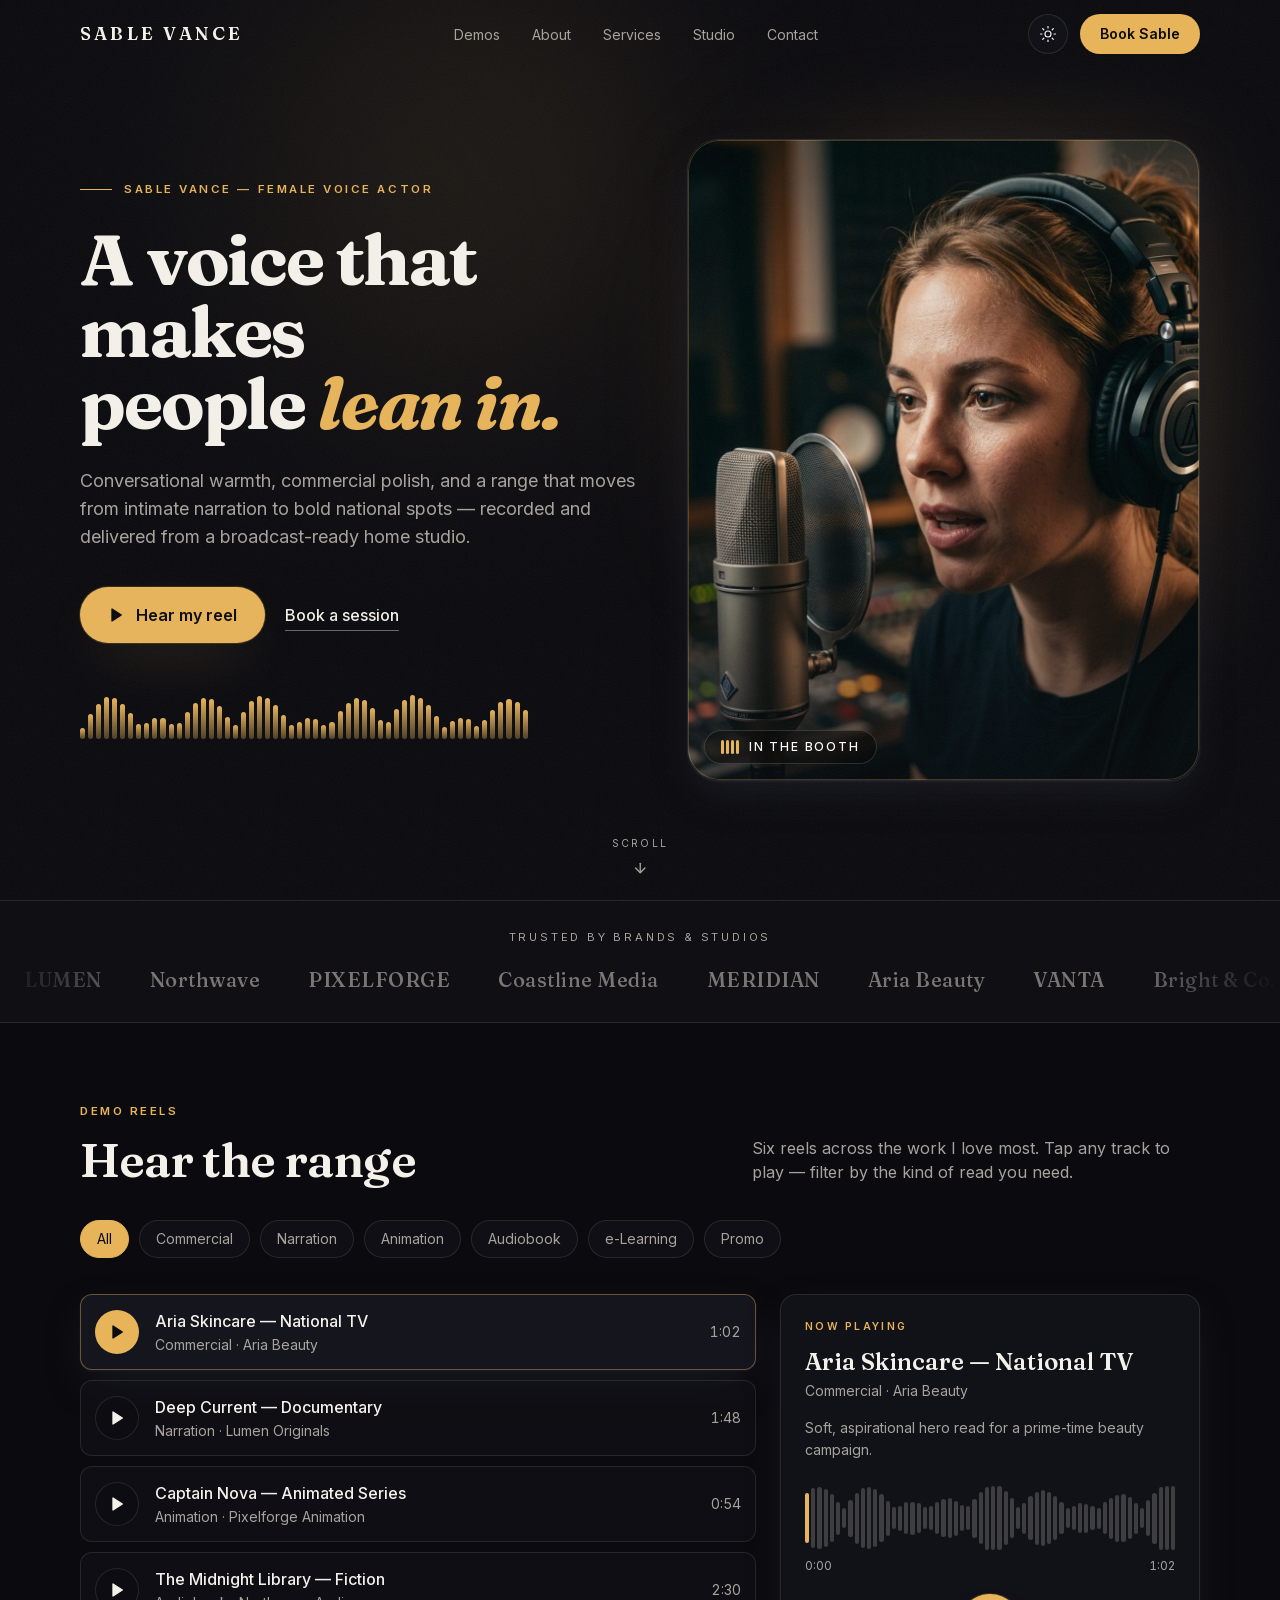
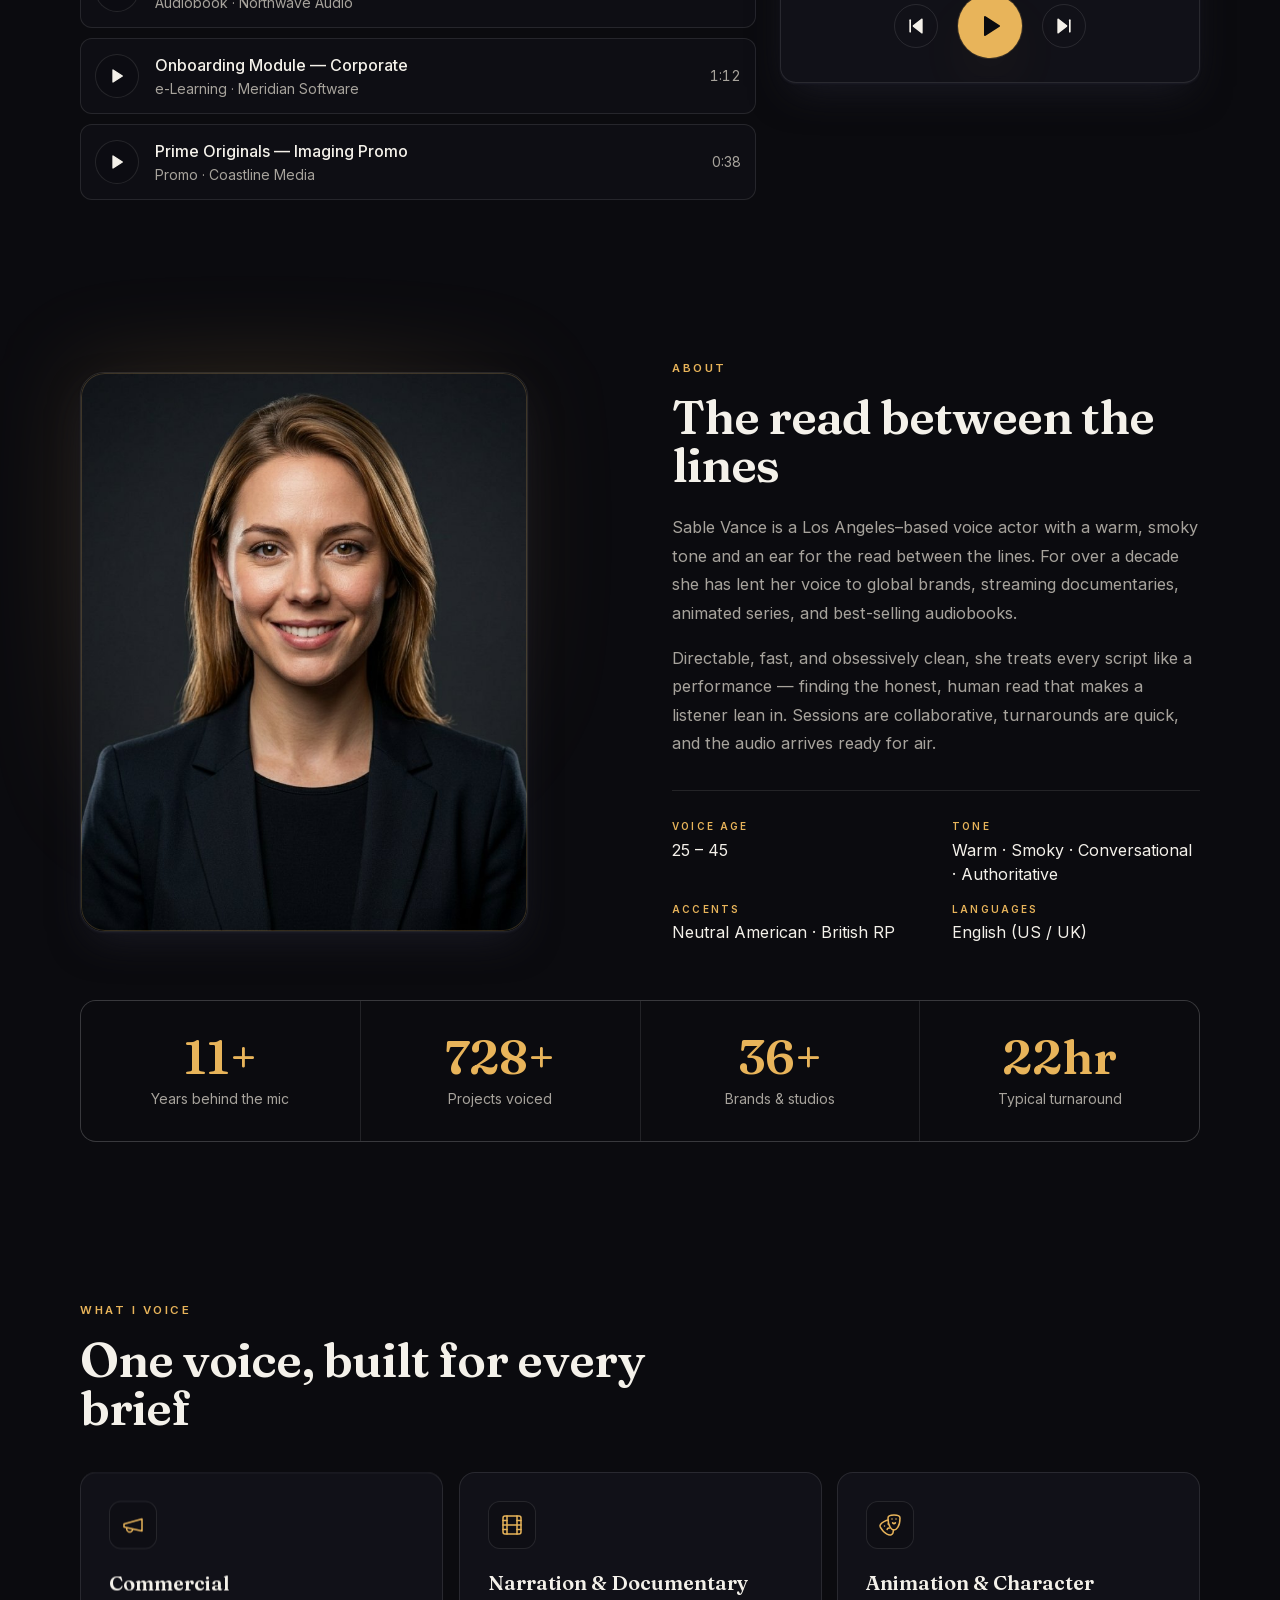
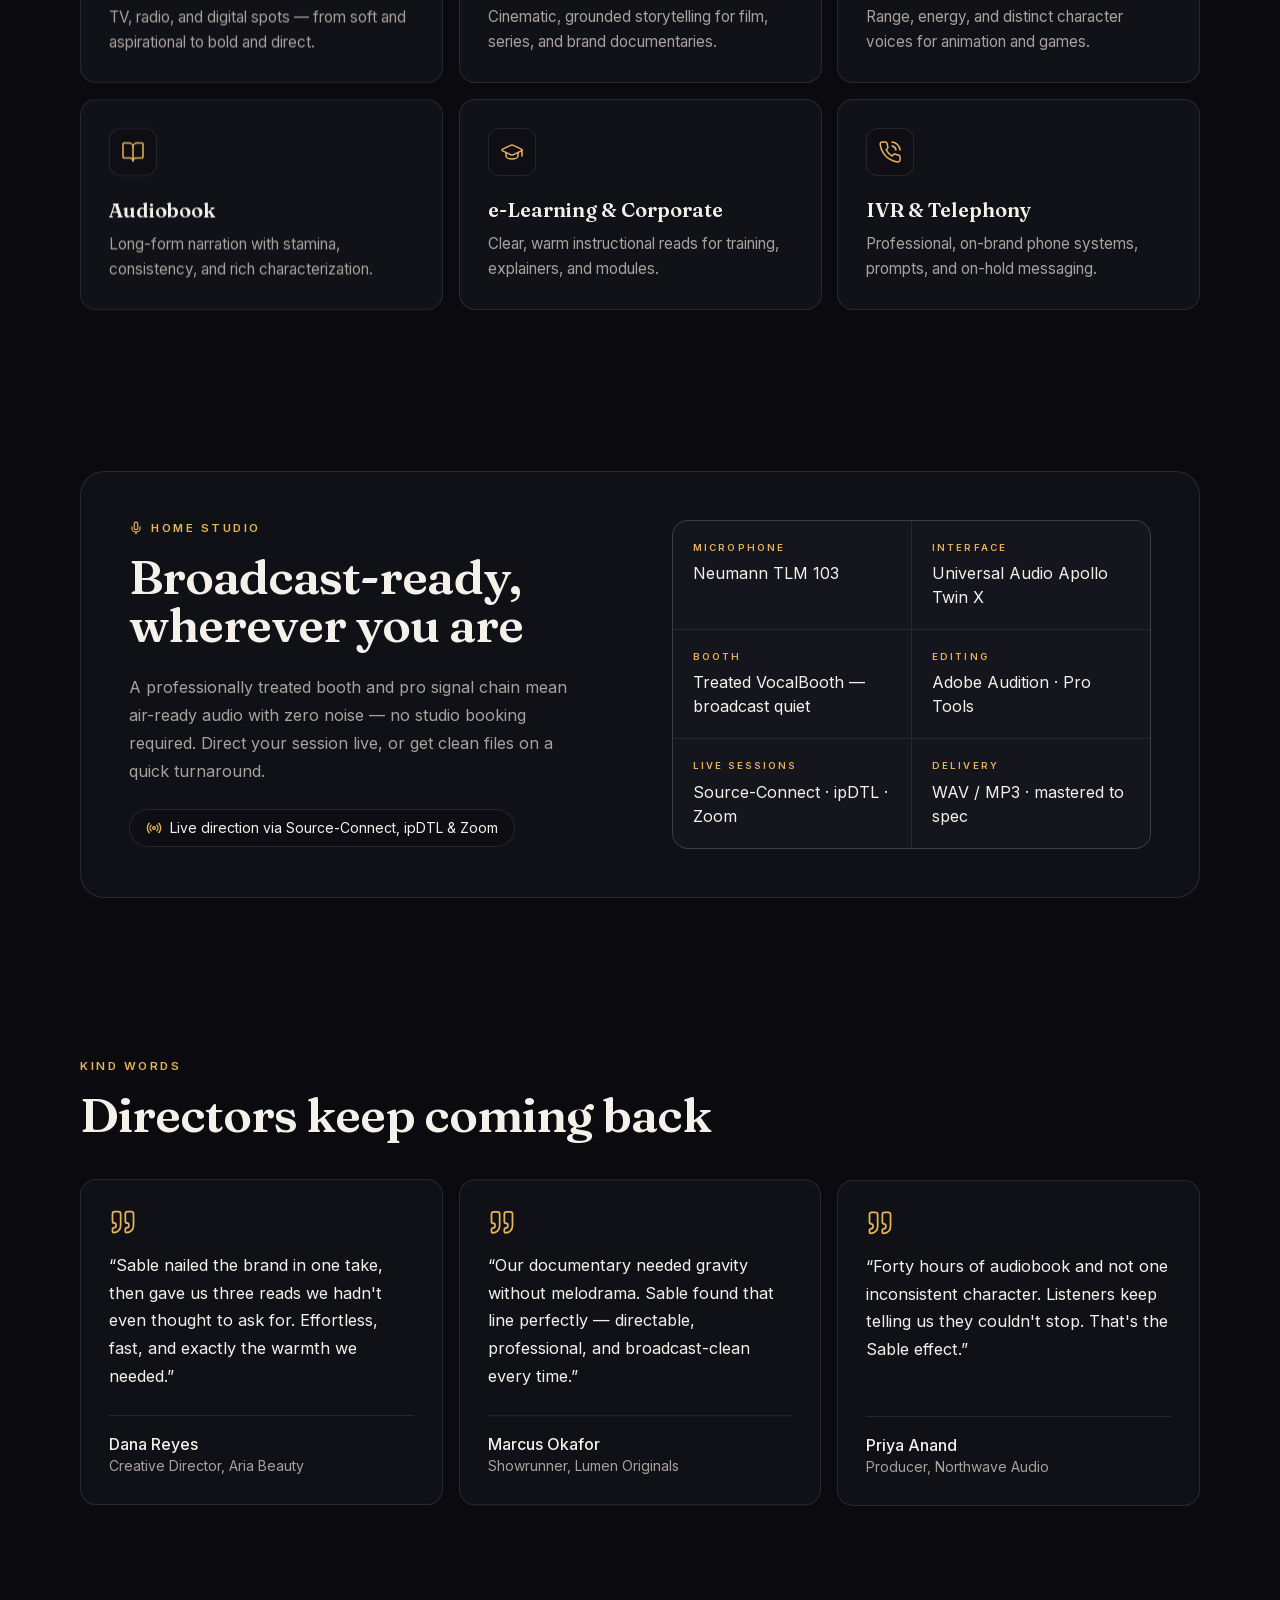
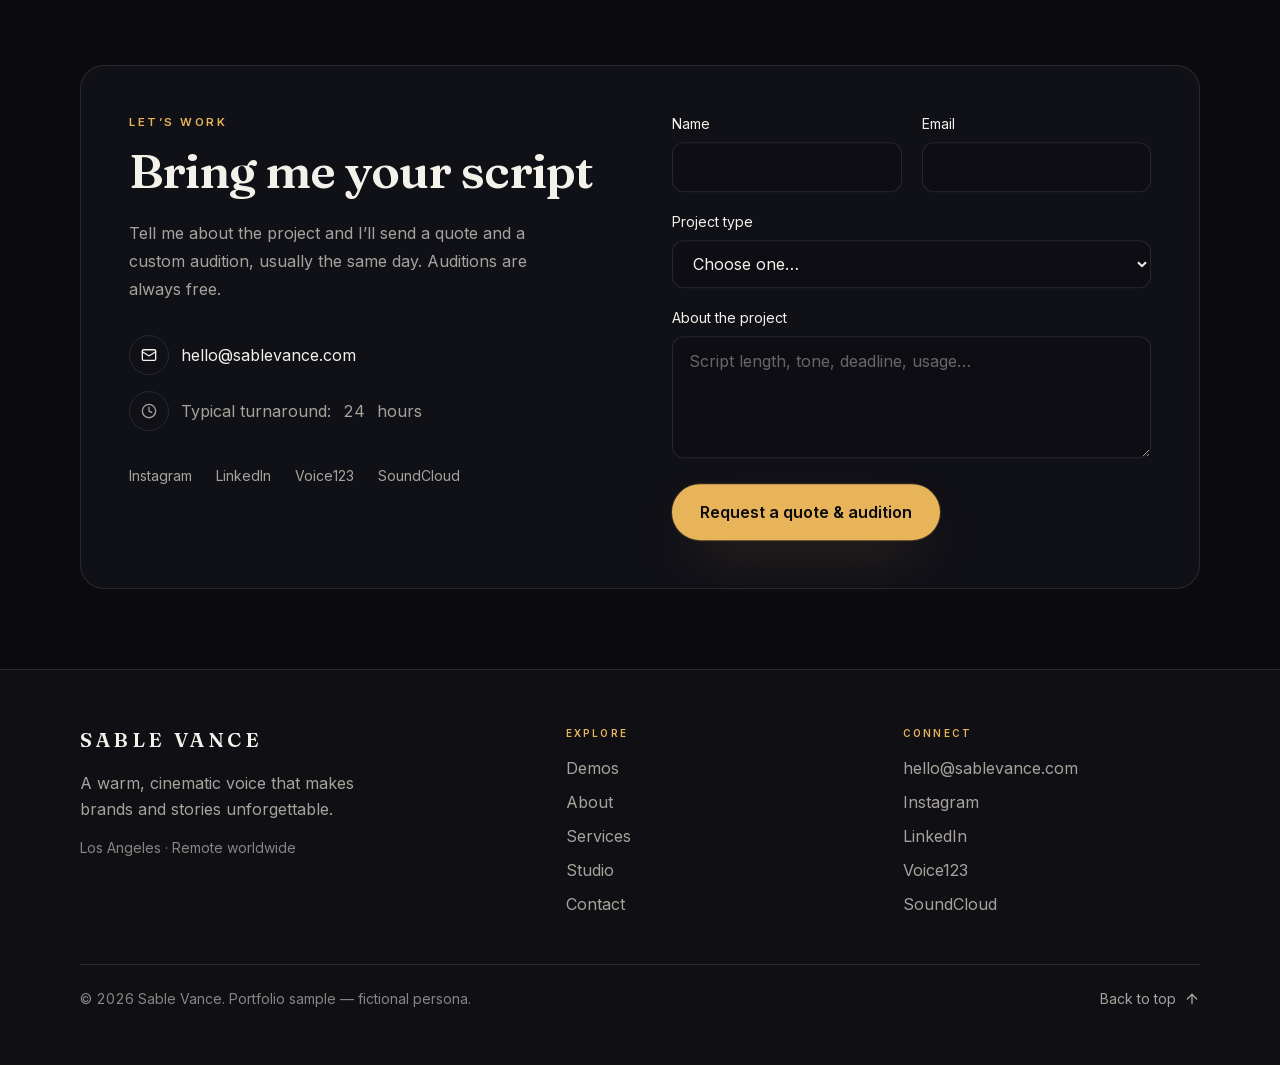
<file: sable-vance/index.html>
<!DOCTYPE html><!--GQxCvc1sS5GDRQ0aFL_uE--><html lang="en" class="__variable_5b7a8a __variable_7cf16c"><head><meta charSet="utf-8"/><meta name="viewport" content="width=device-width, initial-scale=1"/><link rel="preload" as="image" href="/sable-vance/hero.jpg"/><link rel="stylesheet" href="/sable-vance/_next/static/css/2e35ee3940d5664c.css" data-precedence="next"/><link rel="preload" as="script" fetchPriority="low" href="/sable-vance/_next/static/chunks/webpack-f967685cb3893124.js"/><script src="/sable-vance/_next/static/chunks/4bd1b696-c023c6e3521b1417.js" async=""></script><script src="/sable-vance/_next/static/chunks/255-91f1abe1d5f9a24e.js" async=""></script><script src="/sable-vance/_next/static/chunks/main-app-7630e124c3f71f0f.js" async=""></script><script src="/sable-vance/_next/static/chunks/app/layout-6e49f450fdbaf402.js" async=""></script><script src="/sable-vance/_next/static/chunks/325-6b045e5e271b0c34.js" async=""></script><script src="/sable-vance/_next/static/chunks/app/page-eeb88f3ff6ab2a17.js" async=""></script><meta name="theme-color" media="(prefers-color-scheme: dark)" content="#0B0B0F"/><meta name="theme-color" media="(prefers-color-scheme: light)" content="#F6F1E7"/><title>Sable Vance — Female Voice Actor</title><meta name="description" content="A warm, cinematic voice that makes brands and stories unforgettable."/><meta name="author" content="Sable Vance"/><meta name="keywords" content="voice actor,female voice over,voice over artist,commercial voice over,documentary narration,audiobook narrator,character voice,Sable Vance"/><meta name="creator" content="Sable Vance"/><meta name="robots" content="index, follow"/><meta name="googlebot" content="index, follow, max-image-preview:large"/><link rel="canonical" href="https://sablevance.com/"/><meta property="og:title" content="Sable Vance — Female Voice Actor"/><meta property="og:description" content="A warm, cinematic voice that makes brands and stories unforgettable."/><meta property="og:url" content="https://sablevance.com/"/><meta property="og:site_name" content="Sable Vance"/><meta property="og:locale" content="en_US"/><meta property="og:image:alt" content="Sable Vance — Female Voice Actor"/><meta property="og:image:type" content="image/png"/><meta property="og:image" content="https://sablevance.com/sable-vance/opengraph-image?e4417ed6b32f3165"/><meta property="og:image:width" content="1200"/><meta property="og:image:height" content="630"/><meta property="og:type" content="website"/><meta name="twitter:card" content="summary_large_image"/><meta name="twitter:title" content="Sable Vance — Female Voice Actor"/><meta name="twitter:description" content="A warm, cinematic voice that makes brands and stories unforgettable."/><meta name="twitter:image:alt" content="Sable Vance — Female Voice Actor"/><meta name="twitter:image:type" content="image/png"/><meta name="twitter:image" content="https://sablevance.com/sable-vance/opengraph-image?e4417ed6b32f3165"/><meta name="twitter:image:width" content="1200"/><meta name="twitter:image:height" content="630"/><link rel="icon" href="/sable-vance/icon.svg?36c2b9e4c9017abd" type="image/svg+xml" sizes="any"/><script src="/sable-vance/_next/static/chunks/polyfills-42372ed130431b0a.js" noModule=""></script></head><body class="grain font-sans antialiased"><div hidden=""><!--$--><!--/$--></div><script>((a,b,c,d,e,f,g,h)=>{let i=document.documentElement,j=["light","dark"];function k(b){var c;(Array.isArray(a)?a:[a]).forEach(a=>{let c="class"===a,d=c&&f?e.map(a=>f[a]||a):e;c?(i.classList.remove(...d),i.classList.add(f&&f[b]?f[b]:b)):i.setAttribute(a,b)}),c=b,h&&j.includes(c)&&(i.style.colorScheme=c)}if(d)k(d);else try{let a=localStorage.getItem(b)||c,d=g&&"system"===a?window.matchMedia("(prefers-color-scheme: dark)").matches?"dark":"light":a;k(d)}catch(a){}})("class","sable-theme","dark",null,["light","dark"],null,false,true)</script><a href="#main" class="skip-link">Skip to content</a><header class="fixed inset-x-0 top-0 z-50 transition-[background-color,backdrop-filter,border-color,box-shadow] duration-500 border-b border-transparent bg-transparent"><nav aria-label="Primary" class="shell flex h-[68px] items-center justify-between"><a href="#top" class="font-display text-lg font-semibold tracking-[0.18em] text-ink transition-colors hover:text-accent">SABLE VANCE</a><ul class="hidden items-center gap-8 md:flex"><li><a href="#demos" class="group relative text-sm text-muted transition-colors hover:text-ink">Demos<span class="absolute -bottom-1.5 left-0 h-px w-0 bg-accent transition-[width] duration-300 group-hover:w-full"></span></a></li><li><a href="#about" class="group relative text-sm text-muted transition-colors hover:text-ink">About<span class="absolute -bottom-1.5 left-0 h-px w-0 bg-accent transition-[width] duration-300 group-hover:w-full"></span></a></li><li><a href="#services" class="group relative text-sm text-muted transition-colors hover:text-ink">Services<span class="absolute -bottom-1.5 left-0 h-px w-0 bg-accent transition-[width] duration-300 group-hover:w-full"></span></a></li><li><a href="#studio" class="group relative text-sm text-muted transition-colors hover:text-ink">Studio<span class="absolute -bottom-1.5 left-0 h-px w-0 bg-accent transition-[width] duration-300 group-hover:w-full"></span></a></li><li><a href="#contact" class="group relative text-sm text-muted transition-colors hover:text-ink">Contact<span class="absolute -bottom-1.5 left-0 h-px w-0 bg-accent transition-[width] duration-300 group-hover:w-full"></span></a></li></ul><div class="flex items-center gap-2 md:gap-3"><button type="button" aria-label="Toggle color theme" class="relative grid h-10 w-10 place-items-center rounded-full border hairline bg-elevated/60 text-ink transition-colors duration-300 hover:border-accent/50 hover:text-accent active:scale-95"><span class="h-[18px] w-[18px]" aria-hidden="true"></span></button><a href="#contact" class="hidden rounded-full bg-accent px-5 py-2.5 text-sm font-semibold text-[#0B0B0F] transition-transform duration-300 hover:-translate-y-0.5 hover:bg-accent2 active:translate-y-0 sm:inline-flex">Book Sable</a><button type="button" aria-label="Open menu" aria-expanded="false" aria-controls="mobile-menu" class="grid h-10 w-10 place-items-center rounded-full border hairline bg-elevated/60 text-ink transition-colors hover:text-accent md:hidden"><svg xmlns="http://www.w3.org/2000/svg" width="24" height="24" viewBox="0 0 24 24" fill="none" stroke="currentColor" stroke-width="2" stroke-linecap="round" stroke-linejoin="round" class="lucide lucide-menu h-5 w-5"><line x1="4" x2="20" y1="12" y2="12"></line><line x1="4" x2="20" y1="6" y2="6"></line><line x1="4" x2="20" y1="18" y2="18"></line></svg></button></div></nav><div id="mobile-menu" class="overflow-hidden border-t hairline bg-base/95 backdrop-blur-xl transition-[max-height,opacity] duration-500 md:hidden max-h-0 opacity-0"><ul class="shell flex flex-col gap-1 py-4"><li><a href="#demos" class="block rounded-lg px-2 py-3 text-base text-ink transition-colors hover:bg-elevated hover:text-accent">Demos</a></li><li><a href="#about" class="block rounded-lg px-2 py-3 text-base text-ink transition-colors hover:bg-elevated hover:text-accent">About</a></li><li><a href="#services" class="block rounded-lg px-2 py-3 text-base text-ink transition-colors hover:bg-elevated hover:text-accent">Services</a></li><li><a href="#studio" class="block rounded-lg px-2 py-3 text-base text-ink transition-colors hover:bg-elevated hover:text-accent">Studio</a></li><li><a href="#contact" class="block rounded-lg px-2 py-3 text-base text-ink transition-colors hover:bg-elevated hover:text-accent">Contact</a></li><li class="px-2 pt-2"><a href="#contact" class="inline-flex w-full justify-center rounded-full bg-accent px-5 py-3 text-sm font-semibold text-[#0B0B0F]">Book Sable</a></li></ul></div></header><main id="main"><section id="top" class="relative isolate flex min-h-[100svh] items-center overflow-hidden pt-[88px] pb-12 md:pt-[68px]" aria-labelledby="hero-heading"><div aria-hidden="true" class="pointer-events-none absolute inset-0 -z-10"><div class="absolute -top-32 left-[8%] h-[40rem] w-[40rem] rounded-full blur-[120px] motion-safe:animate-drift" style="background:radial-gradient(circle, rgb(var(--c-accent) / var(--glow-a)), transparent 68%)"></div><div class="absolute right-[2%] top-[12%] h-[34rem] w-[34rem] rounded-full blur-[120px] motion-safe:animate-drift" style="animation-delay:-7s;background:radial-gradient(circle, rgb(var(--c-accent-2) / calc(var(--glow-a) * 0.8)), transparent 70%)"></div><div class="absolute inset-0 bg-[radial-gradient(ellipse_at_top,transparent,rgb(var(--c-base))_85%)]"></div></div><div class="shell grid w-full items-center gap-12 lg:grid-cols-[1.05fr_0.95fr] lg:gap-10"><div><p class="eyebrow mb-6 flex items-center gap-3" style="opacity:0;transform:translateY(26px)"><span class="inline-block h-px w-8 bg-accent"></span>Sable Vance<!-- --> — <!-- -->Female Voice Actor</p><h1 id="hero-heading" class="font-display text-5xl font-bold leading-[0.98] tracking-[-0.03em] text-ink sm:text-6xl lg:text-7xl" style="opacity:0;transform:translateY(26px)">A voice that makes<br/>people <span class="italic text-accent">lean in.</span></h1><p class="mt-7 max-w-xl text-[1.05rem] leading-[1.75] text-muted md:text-lg" style="opacity:0;transform:translateY(26px)">Conversational warmth, commercial polish, and a range that moves from intimate narration to bold national spots — recorded and delivered from a broadcast-ready home studio.</p><div class="mt-9 flex flex-col items-start gap-5 sm:flex-row sm:items-center" style="opacity:0;transform:translateY(26px)"><a href="#demos" class="group inline-flex items-center gap-3 rounded-full bg-accent px-7 py-4 text-base font-semibold text-[#0B0B0F] shadow-glow transition-transform duration-300 hover:-translate-y-0.5 active:translate-y-0"><svg xmlns="http://www.w3.org/2000/svg" width="24" height="24" viewBox="0 0 24 24" fill="none" stroke="currentColor" stroke-width="2" stroke-linecap="round" stroke-linejoin="round" class="lucide lucide-play h-4 w-4 fill-current" aria-hidden="true"><polygon points="6 3 20 12 6 21 6 3"></polygon></svg>Hear my reel</a><a href="#contact" class="group relative text-base font-medium text-ink">Book a session<span class="absolute -bottom-1 left-0 h-px w-full origin-left bg-ink/40 transition-colors group-hover:bg-accent"></span></a></div><div aria-hidden="true" class="mt-12 flex h-12 max-w-md items-end gap-[3px] opacity-80" style="opacity:0;transform:translateY(26px)"><span class="flex-1 rounded-full bg-gradient-to-t from-accent/30 to-accent motion-safe:animate-[eq_1.3s_ease-in-out_infinite]" style="height:22%;animation-delay:0s"></span><span class="flex-1 rounded-full bg-gradient-to-t from-accent/30 to-accent motion-safe:animate-[eq_1.3s_ease-in-out_infinite]" style="height:51%;animation-delay:0.08s"></span><span class="flex-1 rounded-full bg-gradient-to-t from-accent/30 to-accent motion-safe:animate-[eq_1.3s_ease-in-out_infinite]" style="height:73%;animation-delay:0.16s"></span><span class="flex-1 rounded-full bg-gradient-to-t from-accent/30 to-accent motion-safe:animate-[eq_1.3s_ease-in-out_infinite]" style="height:86%;animation-delay:0.24s"></span><span class="flex-1 rounded-full bg-gradient-to-t from-accent/30 to-accent motion-safe:animate-[eq_1.3s_ease-in-out_infinite]" style="height:85%;animation-delay:0.32s"></span><span class="flex-1 rounded-full bg-gradient-to-t from-accent/30 to-accent motion-safe:animate-[eq_1.3s_ease-in-out_infinite]" style="height:73%;animation-delay:0.4s"></span><span class="flex-1 rounded-full bg-gradient-to-t from-accent/30 to-accent motion-safe:animate-[eq_1.3s_ease-in-out_infinite]" style="height:53%;animation-delay:0.48s"></span><span class="flex-1 rounded-full bg-gradient-to-t from-accent/30 to-accent motion-safe:animate-[eq_1.3s_ease-in-out_infinite]" style="height:30%;animation-delay:0.56s"></span><span class="flex-1 rounded-full bg-gradient-to-t from-accent/30 to-accent motion-safe:animate-[eq_1.3s_ease-in-out_infinite]" style="height:32%;animation-delay:0.64s"></span><span class="flex-1 rounded-full bg-gradient-to-t from-accent/30 to-accent motion-safe:animate-[eq_1.3s_ease-in-out_infinite]" style="height:43%;animation-delay:0.72s"></span><span class="flex-1 rounded-full bg-gradient-to-t from-accent/30 to-accent motion-safe:animate-[eq_1.3s_ease-in-out_infinite]" style="height:42%;animation-delay:0.8s"></span><span class="flex-1 rounded-full bg-gradient-to-t from-accent/30 to-accent motion-safe:animate-[eq_1.3s_ease-in-out_infinite]" style="height:31%;animation-delay:0.88s"></span><span class="flex-1 rounded-full bg-gradient-to-t from-accent/30 to-accent motion-safe:animate-[eq_1.3s_ease-in-out_infinite]" style="height:33%;animation-delay:0s"></span><span class="flex-1 rounded-full bg-gradient-to-t from-accent/30 to-accent motion-safe:animate-[eq_1.3s_ease-in-out_infinite]" style="height:55%;animation-delay:0.08s"></span><span class="flex-1 rounded-full bg-gradient-to-t from-accent/30 to-accent motion-safe:animate-[eq_1.3s_ease-in-out_infinite]" style="height:74%;animation-delay:0.16s"></span><span class="flex-1 rounded-full bg-gradient-to-t from-accent/30 to-accent motion-safe:animate-[eq_1.3s_ease-in-out_infinite]" style="height:85%;animation-delay:0.24s"></span><span class="flex-1 rounded-full bg-gradient-to-t from-accent/30 to-accent motion-safe:animate-[eq_1.3s_ease-in-out_infinite]" style="height:83%;animation-delay:0.32s"></span><span class="flex-1 rounded-full bg-gradient-to-t from-accent/30 to-accent motion-safe:animate-[eq_1.3s_ease-in-out_infinite]" style="height:69%;animation-delay:0.4s"></span><span class="flex-1 rounded-full bg-gradient-to-t from-accent/30 to-accent motion-safe:animate-[eq_1.3s_ease-in-out_infinite]" style="height:45%;animation-delay:0.48s"></span><span class="flex-1 rounded-full bg-gradient-to-t from-accent/30 to-accent motion-safe:animate-[eq_1.3s_ease-in-out_infinite]" style="height:28%;animation-delay:0.56s"></span><span class="flex-1 rounded-full bg-gradient-to-t from-accent/30 to-accent motion-safe:animate-[eq_1.3s_ease-in-out_infinite]" style="height:56%;animation-delay:0.64s"></span><span class="flex-1 rounded-full bg-gradient-to-t from-accent/30 to-accent motion-safe:animate-[eq_1.3s_ease-in-out_infinite]" style="height:78%;animation-delay:0.72s"></span><span class="flex-1 rounded-full bg-gradient-to-t from-accent/30 to-accent motion-safe:animate-[eq_1.3s_ease-in-out_infinite]" style="height:88%;animation-delay:0.8s"></span><span class="flex-1 rounded-full bg-gradient-to-t from-accent/30 to-accent motion-safe:animate-[eq_1.3s_ease-in-out_infinite]" style="height:85%;animation-delay:0.88s"></span><span class="flex-1 rounded-full bg-gradient-to-t from-accent/30 to-accent motion-safe:animate-[eq_1.3s_ease-in-out_infinite]" style="height:71%;animation-delay:0s"></span><span class="flex-1 rounded-full bg-gradient-to-t from-accent/30 to-accent motion-safe:animate-[eq_1.3s_ease-in-out_infinite]" style="height:50%;animation-delay:0.08s"></span><span class="flex-1 rounded-full bg-gradient-to-t from-accent/30 to-accent motion-safe:animate-[eq_1.3s_ease-in-out_infinite]" style="height:28%;animation-delay:0.16s"></span><span class="flex-1 rounded-full bg-gradient-to-t from-accent/30 to-accent motion-safe:animate-[eq_1.3s_ease-in-out_infinite]" style="height:34%;animation-delay:0.24s"></span><span class="flex-1 rounded-full bg-gradient-to-t from-accent/30 to-accent motion-safe:animate-[eq_1.3s_ease-in-out_infinite]" style="height:44%;animation-delay:0.32s"></span><span class="flex-1 rounded-full bg-gradient-to-t from-accent/30 to-accent motion-safe:animate-[eq_1.3s_ease-in-out_infinite]" style="height:41%;animation-delay:0.4s"></span><span class="flex-1 rounded-full bg-gradient-to-t from-accent/30 to-accent motion-safe:animate-[eq_1.3s_ease-in-out_infinite]" style="height:29%;animation-delay:0.48s"></span><span class="flex-1 rounded-full bg-gradient-to-t from-accent/30 to-accent motion-safe:animate-[eq_1.3s_ease-in-out_infinite]" style="height:35%;animation-delay:0.56s"></span><span class="flex-1 rounded-full bg-gradient-to-t from-accent/30 to-accent motion-safe:animate-[eq_1.3s_ease-in-out_infinite]" style="height:57%;animation-delay:0.64s"></span><span class="flex-1 rounded-full bg-gradient-to-t from-accent/30 to-accent motion-safe:animate-[eq_1.3s_ease-in-out_infinite]" style="height:75%;animation-delay:0.72s"></span><span class="flex-1 rounded-full bg-gradient-to-t from-accent/30 to-accent motion-safe:animate-[eq_1.3s_ease-in-out_infinite]" style="height:84%;animation-delay:0.8s"></span><span class="flex-1 rounded-full bg-gradient-to-t from-accent/30 to-accent motion-safe:animate-[eq_1.3s_ease-in-out_infinite]" style="height:80%;animation-delay:0.88s"></span><span class="flex-1 rounded-full bg-gradient-to-t from-accent/30 to-accent motion-safe:animate-[eq_1.3s_ease-in-out_infinite]" style="height:64%;animation-delay:0s"></span><span class="flex-1 rounded-full bg-gradient-to-t from-accent/30 to-accent motion-safe:animate-[eq_1.3s_ease-in-out_infinite]" style="height:39%;animation-delay:0.08s"></span><span class="flex-1 rounded-full bg-gradient-to-t from-accent/30 to-accent motion-safe:animate-[eq_1.3s_ease-in-out_infinite]" style="height:34%;animation-delay:0.16s"></span><span class="flex-1 rounded-full bg-gradient-to-t from-accent/30 to-accent motion-safe:animate-[eq_1.3s_ease-in-out_infinite]" style="height:62%;animation-delay:0.24s"></span><span class="flex-1 rounded-full bg-gradient-to-t from-accent/30 to-accent motion-safe:animate-[eq_1.3s_ease-in-out_infinite]" style="height:81%;animation-delay:0.32s"></span><span class="flex-1 rounded-full bg-gradient-to-t from-accent/30 to-accent motion-safe:animate-[eq_1.3s_ease-in-out_infinite]" style="height:90%;animation-delay:0.4s"></span><span class="flex-1 rounded-full bg-gradient-to-t from-accent/30 to-accent motion-safe:animate-[eq_1.3s_ease-in-out_infinite]" style="height:85%;animation-delay:0.48s"></span><span class="flex-1 rounded-full bg-gradient-to-t from-accent/30 to-accent motion-safe:animate-[eq_1.3s_ease-in-out_infinite]" style="height:70%;animation-delay:0.56s"></span><span class="flex-1 rounded-full bg-gradient-to-t from-accent/30 to-accent motion-safe:animate-[eq_1.3s_ease-in-out_infinite]" style="height:48%;animation-delay:0.64s"></span><span class="flex-1 rounded-full bg-gradient-to-t from-accent/30 to-accent motion-safe:animate-[eq_1.3s_ease-in-out_infinite]" style="height:25%;animation-delay:0.72s"></span><span class="flex-1 rounded-full bg-gradient-to-t from-accent/30 to-accent motion-safe:animate-[eq_1.3s_ease-in-out_infinite]" style="height:36%;animation-delay:0.8s"></span><span class="flex-1 rounded-full bg-gradient-to-t from-accent/30 to-accent motion-safe:animate-[eq_1.3s_ease-in-out_infinite]" style="height:44%;animation-delay:0.88s"></span><span class="flex-1 rounded-full bg-gradient-to-t from-accent/30 to-accent motion-safe:animate-[eq_1.3s_ease-in-out_infinite]" style="height:41%;animation-delay:0s"></span><span class="flex-1 rounded-full bg-gradient-to-t from-accent/30 to-accent motion-safe:animate-[eq_1.3s_ease-in-out_infinite]" style="height:27%;animation-delay:0.08s"></span><span class="flex-1 rounded-full bg-gradient-to-t from-accent/30 to-accent motion-safe:animate-[eq_1.3s_ease-in-out_infinite]" style="height:38%;animation-delay:0.16s"></span><span class="flex-1 rounded-full bg-gradient-to-t from-accent/30 to-accent motion-safe:animate-[eq_1.3s_ease-in-out_infinite]" style="height:59%;animation-delay:0.24s"></span><span class="flex-1 rounded-full bg-gradient-to-t from-accent/30 to-accent motion-safe:animate-[eq_1.3s_ease-in-out_infinite]" style="height:76%;animation-delay:0.32s"></span><span class="flex-1 rounded-full bg-gradient-to-t from-accent/30 to-accent motion-safe:animate-[eq_1.3s_ease-in-out_infinite]" style="height:82%;animation-delay:0.4s"></span><span class="flex-1 rounded-full bg-gradient-to-t from-accent/30 to-accent motion-safe:animate-[eq_1.3s_ease-in-out_infinite]" style="height:77%;animation-delay:0.48s"></span><span class="flex-1 rounded-full bg-gradient-to-t from-accent/30 to-accent motion-safe:animate-[eq_1.3s_ease-in-out_infinite]" style="height:59%;animation-delay:0.56s"></span></div></div><div class="relative mx-auto w-full max-w-md lg:mx-0 lg:max-w-none" style="opacity:0;transform:translateY(20px) scale(0.96)"><div aria-hidden="true" class="absolute -inset-6 -z-10 rounded-[2.5rem] blur-2xl" style="background:radial-gradient(circle at 60% 40%, rgb(var(--c-accent) / 0.25), transparent 70%)"></div><div class="relative aspect-[4/5] overflow-hidden rounded-[2rem] border hairline shadow-floating"><img alt="Sable Vance recording at the microphone in her studio" decoding="async" data-nimg="fill" class="object-cover" style="position:absolute;height:100%;width:100%;left:0;top:0;right:0;bottom:0;color:transparent" src="/sable-vance/hero.jpg"/><div class="pointer-events-none absolute inset-0 bg-gradient-to-t from-[#0B0B0F]/55 via-transparent to-transparent"></div><div class="pointer-events-none absolute inset-0 rounded-[2rem] ring-1 ring-inset ring-accent/25"></div><div class="absolute bottom-4 left-4 flex items-center gap-2.5 rounded-full border border-white/15 bg-black/45 px-4 py-2 backdrop-blur-md"><span class="flex h-3.5 items-end gap-[2px]" aria-hidden="true"><span class="eq-bar h-full" style="animation-delay:0s"></span><span class="eq-bar h-full" style="animation-delay:0.2s"></span><span class="eq-bar h-full" style="animation-delay:0.4s"></span><span class="eq-bar h-full" style="animation-delay:0.1s"></span></span><span class="text-xs font-medium uppercase tracking-[0.15em] text-white">In the booth</span></div></div></div></div><a href="#demos" aria-label="Scroll to demo reels" class="absolute bottom-6 left-1/2 hidden -translate-x-1/2 flex-col items-center gap-2 text-muted transition-colors hover:text-accent lg:flex"><span class="text-[0.65rem] uppercase tracking-[0.2em]">Scroll</span><svg xmlns="http://www.w3.org/2000/svg" width="24" height="24" viewBox="0 0 24 24" fill="none" stroke="currentColor" stroke-width="2" stroke-linecap="round" stroke-linejoin="round" class="lucide lucide-arrow-down h-4 w-4 motion-safe:animate-bounce" aria-hidden="true"><path d="M12 5v14"></path><path d="m19 12-7 7-7-7"></path></svg></a></section><section aria-label="Selected brands and studios" class="relative overflow-hidden border-y hairline bg-elevated/40 py-7"><p class="shell mb-5 text-center text-[0.7rem] uppercase tracking-[0.25em] text-muted">Trusted by brands &amp; studios</p><div class="group relative flex overflow-hidden [mask-image:linear-gradient(to_right,transparent,black_12%,black_88%,transparent)]"><ul aria-hidden="false" class="flex shrink-0 items-center gap-12 px-6 motion-safe:animate-marquee motion-safe:group-hover:[animation-play-state:paused]"><li class="whitespace-nowrap font-display text-xl font-medium tracking-wide text-muted/70 transition-colors hover:text-accent">LUMEN</li><li class="whitespace-nowrap font-display text-xl font-medium tracking-wide text-muted/70 transition-colors hover:text-accent">Northwave</li><li class="whitespace-nowrap font-display text-xl font-medium tracking-wide text-muted/70 transition-colors hover:text-accent">PIXELFORGE</li><li class="whitespace-nowrap font-display text-xl font-medium tracking-wide text-muted/70 transition-colors hover:text-accent">Coastline Media</li><li class="whitespace-nowrap font-display text-xl font-medium tracking-wide text-muted/70 transition-colors hover:text-accent">MERIDIAN</li><li class="whitespace-nowrap font-display text-xl font-medium tracking-wide text-muted/70 transition-colors hover:text-accent">Aria Beauty</li><li class="whitespace-nowrap font-display text-xl font-medium tracking-wide text-muted/70 transition-colors hover:text-accent">VANTA</li><li class="whitespace-nowrap font-display text-xl font-medium tracking-wide text-muted/70 transition-colors hover:text-accent">Bright &amp; Co.</li></ul><ul aria-hidden="true" class="flex shrink-0 items-center gap-12 px-6 motion-safe:animate-marquee motion-safe:group-hover:[animation-play-state:paused]"><li class="whitespace-nowrap font-display text-xl font-medium tracking-wide text-muted/70 transition-colors hover:text-accent">LUMEN</li><li class="whitespace-nowrap font-display text-xl font-medium tracking-wide text-muted/70 transition-colors hover:text-accent">Northwave</li><li class="whitespace-nowrap font-display text-xl font-medium tracking-wide text-muted/70 transition-colors hover:text-accent">PIXELFORGE</li><li class="whitespace-nowrap font-display text-xl font-medium tracking-wide text-muted/70 transition-colors hover:text-accent">Coastline Media</li><li class="whitespace-nowrap font-display text-xl font-medium tracking-wide text-muted/70 transition-colors hover:text-accent">MERIDIAN</li><li class="whitespace-nowrap font-display text-xl font-medium tracking-wide text-muted/70 transition-colors hover:text-accent">Aria Beauty</li><li class="whitespace-nowrap font-display text-xl font-medium tracking-wide text-muted/70 transition-colors hover:text-accent">VANTA</li><li class="whitespace-nowrap font-display text-xl font-medium tracking-wide text-muted/70 transition-colors hover:text-accent">Bright &amp; Co.</li></ul></div></section><section id="demos" class="section-pad relative scroll-mt-20"><div class="shell"><div style="opacity:0;transform:translateY(26px)"><p class="eyebrow mb-4">Demo Reels</p><div class="flex flex-col gap-3 md:flex-row md:items-end md:justify-between"><h2 class="max-w-xl font-display text-4xl font-semibold tracking-[-0.02em] text-ink md:text-5xl">Hear the range</h2><p class="max-w-md text-muted">Six reels across the work I love most. Tap any track to play — filter by the kind of read you need.</p></div></div><div style="opacity:0;transform:translateY(26px)"><div role="group" aria-label="Filter demos by category" class="mt-9 flex flex-wrap gap-2.5"><button type="button" aria-pressed="true" class="rounded-full border px-4 py-2 text-sm transition-colors duration-300 border-accent bg-accent text-[#0B0B0F]">All</button><button type="button" aria-pressed="false" class="rounded-full border px-4 py-2 text-sm transition-colors duration-300 hairline bg-elevated/50 text-muted hover:border-accent/50 hover:text-ink">Commercial</button><button type="button" aria-pressed="false" class="rounded-full border px-4 py-2 text-sm transition-colors duration-300 hairline bg-elevated/50 text-muted hover:border-accent/50 hover:text-ink">Narration</button><button type="button" aria-pressed="false" class="rounded-full border px-4 py-2 text-sm transition-colors duration-300 hairline bg-elevated/50 text-muted hover:border-accent/50 hover:text-ink">Animation</button><button type="button" aria-pressed="false" class="rounded-full border px-4 py-2 text-sm transition-colors duration-300 hairline bg-elevated/50 text-muted hover:border-accent/50 hover:text-ink">Audiobook</button><button type="button" aria-pressed="false" class="rounded-full border px-4 py-2 text-sm transition-colors duration-300 hairline bg-elevated/50 text-muted hover:border-accent/50 hover:text-ink">e-Learning</button><button type="button" aria-pressed="false" class="rounded-full border px-4 py-2 text-sm transition-colors duration-300 hairline bg-elevated/50 text-muted hover:border-accent/50 hover:text-ink">Promo</button></div></div><div class="mt-9 grid gap-6 lg:grid-cols-[1fr_minmax(360px,420px)]"><div class="order-2 lg:order-1" style="opacity:0;transform:translateY(26px)"><ul class="flex flex-col gap-2.5"><li><button type="button" aria-pressed="false" class="group flex w-full items-center gap-4 rounded-xl border p-3.5 text-left transition duration-300 border-accent/40 bg-elevated shadow-floating"><span class="grid h-11 w-11 shrink-0 place-items-center rounded-full transition-colors bg-accent text-[#0B0B0F]" aria-hidden="true"><svg xmlns="http://www.w3.org/2000/svg" width="24" height="24" viewBox="0 0 24 24" fill="none" stroke="currentColor" stroke-width="2" stroke-linecap="round" stroke-linejoin="round" class="lucide lucide-play h-4 w-4 fill-current"><polygon points="6 3 20 12 6 21 6 3"></polygon></svg></span><span class="min-w-0 flex-1"><span class="flex items-center gap-2"><span class="truncate font-medium text-ink">Aria Skincare — National TV</span></span><span class="mt-0.5 block truncate text-sm text-muted">Commercial<!-- --> · <!-- -->Aria Beauty</span></span><span class="nums shrink-0 text-sm text-muted">1:02</span></button></li><li><button type="button" aria-pressed="false" class="group flex w-full items-center gap-4 rounded-xl border p-3.5 text-left transition duration-300 hairline bg-elevated/40 hover:-translate-y-0.5 hover:border-accent/30"><span class="grid h-11 w-11 shrink-0 place-items-center rounded-full transition-colors border hairline bg-base/40 text-ink group-hover:text-accent" aria-hidden="true"><svg xmlns="http://www.w3.org/2000/svg" width="24" height="24" viewBox="0 0 24 24" fill="none" stroke="currentColor" stroke-width="2" stroke-linecap="round" stroke-linejoin="round" class="lucide lucide-play h-4 w-4 fill-current"><polygon points="6 3 20 12 6 21 6 3"></polygon></svg></span><span class="min-w-0 flex-1"><span class="flex items-center gap-2"><span class="truncate font-medium text-ink">Deep Current — Documentary</span></span><span class="mt-0.5 block truncate text-sm text-muted">Narration<!-- --> · <!-- -->Lumen Originals</span></span><span class="nums shrink-0 text-sm text-muted">1:48</span></button></li><li><button type="button" aria-pressed="false" class="group flex w-full items-center gap-4 rounded-xl border p-3.5 text-left transition duration-300 hairline bg-elevated/40 hover:-translate-y-0.5 hover:border-accent/30"><span class="grid h-11 w-11 shrink-0 place-items-center rounded-full transition-colors border hairline bg-base/40 text-ink group-hover:text-accent" aria-hidden="true"><svg xmlns="http://www.w3.org/2000/svg" width="24" height="24" viewBox="0 0 24 24" fill="none" stroke="currentColor" stroke-width="2" stroke-linecap="round" stroke-linejoin="round" class="lucide lucide-play h-4 w-4 fill-current"><polygon points="6 3 20 12 6 21 6 3"></polygon></svg></span><span class="min-w-0 flex-1"><span class="flex items-center gap-2"><span class="truncate font-medium text-ink">Captain Nova — Animated Series</span></span><span class="mt-0.5 block truncate text-sm text-muted">Animation<!-- --> · <!-- -->Pixelforge Animation</span></span><span class="nums shrink-0 text-sm text-muted">0:54</span></button></li><li><button type="button" aria-pressed="false" class="group flex w-full items-center gap-4 rounded-xl border p-3.5 text-left transition duration-300 hairline bg-elevated/40 hover:-translate-y-0.5 hover:border-accent/30"><span class="grid h-11 w-11 shrink-0 place-items-center rounded-full transition-colors border hairline bg-base/40 text-ink group-hover:text-accent" aria-hidden="true"><svg xmlns="http://www.w3.org/2000/svg" width="24" height="24" viewBox="0 0 24 24" fill="none" stroke="currentColor" stroke-width="2" stroke-linecap="round" stroke-linejoin="round" class="lucide lucide-play h-4 w-4 fill-current"><polygon points="6 3 20 12 6 21 6 3"></polygon></svg></span><span class="min-w-0 flex-1"><span class="flex items-center gap-2"><span class="truncate font-medium text-ink">The Midnight Library — Fiction</span></span><span class="mt-0.5 block truncate text-sm text-muted">Audiobook<!-- --> · <!-- -->Northwave Audio</span></span><span class="nums shrink-0 text-sm text-muted">2:30</span></button></li><li><button type="button" aria-pressed="false" class="group flex w-full items-center gap-4 rounded-xl border p-3.5 text-left transition duration-300 hairline bg-elevated/40 hover:-translate-y-0.5 hover:border-accent/30"><span class="grid h-11 w-11 shrink-0 place-items-center rounded-full transition-colors border hairline bg-base/40 text-ink group-hover:text-accent" aria-hidden="true"><svg xmlns="http://www.w3.org/2000/svg" width="24" height="24" viewBox="0 0 24 24" fill="none" stroke="currentColor" stroke-width="2" stroke-linecap="round" stroke-linejoin="round" class="lucide lucide-play h-4 w-4 fill-current"><polygon points="6 3 20 12 6 21 6 3"></polygon></svg></span><span class="min-w-0 flex-1"><span class="flex items-center gap-2"><span class="truncate font-medium text-ink">Onboarding Module — Corporate</span></span><span class="mt-0.5 block truncate text-sm text-muted">e-Learning<!-- --> · <!-- -->Meridian Software</span></span><span class="nums shrink-0 text-sm text-muted">1:12</span></button></li><li><button type="button" aria-pressed="false" class="group flex w-full items-center gap-4 rounded-xl border p-3.5 text-left transition duration-300 hairline bg-elevated/40 hover:-translate-y-0.5 hover:border-accent/30"><span class="grid h-11 w-11 shrink-0 place-items-center rounded-full transition-colors border hairline bg-base/40 text-ink group-hover:text-accent" aria-hidden="true"><svg xmlns="http://www.w3.org/2000/svg" width="24" height="24" viewBox="0 0 24 24" fill="none" stroke="currentColor" stroke-width="2" stroke-linecap="round" stroke-linejoin="round" class="lucide lucide-play h-4 w-4 fill-current"><polygon points="6 3 20 12 6 21 6 3"></polygon></svg></span><span class="min-w-0 flex-1"><span class="flex items-center gap-2"><span class="truncate font-medium text-ink">Prime Originals — Imaging Promo</span></span><span class="mt-0.5 block truncate text-sm text-muted">Promo<!-- --> · <!-- -->Coastline Media</span></span><span class="nums shrink-0 text-sm text-muted">0:38</span></button></li></ul></div><div class="order-1 lg:order-2" style="opacity:0;transform:translateY(26px)"><div class="lg:sticky lg:top-24"><div class="overflow-hidden rounded-2xl border hairline bg-elevated/70 p-6 shadow-floating backdrop-blur-sm"><p class="eyebrow mb-3 text-[0.65rem]">Now playing</p><h3 class="font-display text-2xl font-semibold leading-tight text-ink">Aria Skincare — National TV</h3><p class="mt-1 text-sm text-muted">Commercial<!-- --> · <!-- -->Aria Beauty</p><p class="mt-4 text-sm leading-relaxed text-muted">Soft, aspirational hero read for a prime-time beauty campaign.</p><div role="slider" tabindex="0" aria-label="Seek Aria Skincare — National TV" aria-valuemin="0" aria-valuemax="62" aria-valuenow="0" aria-valuetext="0:00 of 1:02" class="mt-6 flex h-16 cursor-pointer items-center gap-[2px] rounded-lg"><span class="flex-1 rounded-full transition-colors duration-150 bg-accent" style="height:79%" aria-hidden="true"></span><span class="flex-1 rounded-full transition-colors duration-150 bg-muted/30" style="height:93%" aria-hidden="true"></span><span class="flex-1 rounded-full transition-colors duration-150 bg-muted/30" style="height:97%" aria-hidden="true"></span><span class="flex-1 rounded-full transition-colors duration-150 bg-muted/30" style="height:91%" aria-hidden="true"></span><span class="flex-1 rounded-full transition-colors duration-150 bg-muted/30" style="height:75%" aria-hidden="true"></span><span class="flex-1 rounded-full transition-colors duration-150 bg-muted/30" style="height:52%" aria-hidden="true"></span><span class="flex-1 rounded-full transition-colors duration-150 bg-muted/30" style="height:31%" aria-hidden="true"></span><span class="flex-1 rounded-full transition-colors duration-150 bg-muted/30" style="height:58%" aria-hidden="true"></span><span class="flex-1 rounded-full transition-colors duration-150 bg-muted/30" style="height:80%" aria-hidden="true"></span><span class="flex-1 rounded-full transition-colors duration-150 bg-muted/30" style="height:94%" aria-hidden="true"></span><span class="flex-1 rounded-full transition-colors duration-150 bg-muted/30" style="height:97%" aria-hidden="true"></span><span class="flex-1 rounded-full transition-colors duration-150 bg-muted/30" style="height:90%" aria-hidden="true"></span><span class="flex-1 rounded-full transition-colors duration-150 bg-muted/30" style="height:75%" aria-hidden="true"></span><span class="flex-1 rounded-full transition-colors duration-150 bg-muted/30" style="height:55%" aria-hidden="true"></span><span class="flex-1 rounded-full transition-colors duration-150 bg-muted/30" style="height:34%" aria-hidden="true"></span><span class="flex-1 rounded-full transition-colors duration-150 bg-muted/30" style="height:39%" aria-hidden="true"></span><span class="flex-1 rounded-full transition-colors duration-150 bg-muted/30" style="height:50%" aria-hidden="true"></span><span class="flex-1 rounded-full transition-colors duration-150 bg-muted/30" style="height:52%" aria-hidden="true"></span><span class="flex-1 rounded-full transition-colors duration-150 bg-muted/30" style="height:47%" aria-hidden="true"></span><span class="flex-1 rounded-full transition-colors duration-150 bg-muted/30" style="height:34%" aria-hidden="true"></span><span class="flex-1 rounded-full transition-colors duration-150 bg-muted/30" style="height:37%" aria-hidden="true"></span><span class="flex-1 rounded-full transition-colors duration-150 bg-muted/30" style="height:51%" aria-hidden="true"></span><span class="flex-1 rounded-full transition-colors duration-150 bg-muted/30" style="height:60%" aria-hidden="true"></span><span class="flex-1 rounded-full transition-colors duration-150 bg-muted/30" style="height:62%" aria-hidden="true"></span><span class="flex-1 rounded-full transition-colors duration-150 bg-muted/30" style="height:55%" aria-hidden="true"></span><span class="flex-1 rounded-full transition-colors duration-150 bg-muted/30" style="height:40%" aria-hidden="true"></span><span class="flex-1 rounded-full transition-colors duration-150 bg-muted/30" style="height:37%" aria-hidden="true"></span><span class="flex-1 rounded-full transition-colors duration-150 bg-muted/30" style="height:61%" aria-hidden="true"></span><span class="flex-1 rounded-full transition-colors duration-150 bg-muted/30" style="height:82%" aria-hidden="true"></span><span class="flex-1 rounded-full transition-colors duration-150 bg-muted/30" style="height:98%" aria-hidden="true"></span><span class="flex-1 rounded-full transition-colors duration-150 bg-muted/30" style="height:100%" aria-hidden="true"></span><span class="flex-1 rounded-full transition-colors duration-150 bg-muted/30" style="height:99%" aria-hidden="true"></span><span class="flex-1 rounded-full transition-colors duration-150 bg-muted/30" style="height:84%" aria-hidden="true"></span><span class="flex-1 rounded-full transition-colors duration-150 bg-muted/30" style="height:62%" aria-hidden="true"></span><span class="flex-1 rounded-full transition-colors duration-150 bg-muted/30" style="height:35%" aria-hidden="true"></span><span class="flex-1 rounded-full transition-colors duration-150 bg-muted/30" style="height:48%" aria-hidden="true"></span><span class="flex-1 rounded-full transition-colors duration-150 bg-muted/30" style="height:69%" aria-hidden="true"></span><span class="flex-1 rounded-full transition-colors duration-150 bg-muted/30" style="height:83%" aria-hidden="true"></span><span class="flex-1 rounded-full transition-colors duration-150 bg-muted/30" style="height:87%" aria-hidden="true"></span><span class="flex-1 rounded-full transition-colors duration-150 bg-muted/30" style="height:81%" aria-hidden="true"></span><span class="flex-1 rounded-full transition-colors duration-150 bg-muted/30" style="height:68%" aria-hidden="true"></span><span class="flex-1 rounded-full transition-colors duration-150 bg-muted/30" style="height:50%" aria-hidden="true"></span><span class="flex-1 rounded-full transition-colors duration-150 bg-muted/30" style="height:32%" aria-hidden="true"></span><span class="flex-1 rounded-full transition-colors duration-150 bg-muted/30" style="height:38%" aria-hidden="true"></span><span class="flex-1 rounded-full transition-colors duration-150 bg-muted/30" style="height:46%" aria-hidden="true"></span><span class="flex-1 rounded-full transition-colors duration-150 bg-muted/30" style="height:45%" aria-hidden="true"></span><span class="flex-1 rounded-full transition-colors duration-150 bg-muted/30" style="height:37%" aria-hidden="true"></span><span class="flex-1 rounded-full transition-colors duration-150 bg-muted/30" style="height:33%" aria-hidden="true"></span><span class="flex-1 rounded-full transition-colors duration-150 bg-muted/30" style="height:49%" aria-hidden="true"></span><span class="flex-1 rounded-full transition-colors duration-150 bg-muted/30" style="height:64%" aria-hidden="true"></span><span class="flex-1 rounded-full transition-colors duration-150 bg-muted/30" style="height:73%" aria-hidden="true"></span><span class="flex-1 rounded-full transition-colors duration-150 bg-muted/30" style="height:74%" aria-hidden="true"></span><span class="flex-1 rounded-full transition-colors duration-150 bg-muted/30" style="height:66%" aria-hidden="true"></span><span class="flex-1 rounded-full transition-colors duration-150 bg-muted/30" style="height:48%" aria-hidden="true"></span><span class="flex-1 rounded-full transition-colors duration-150 bg-muted/30" style="height:31%" aria-hidden="true"></span><span class="flex-1 rounded-full transition-colors duration-150 bg-muted/30" style="height:57%" aria-hidden="true"></span><span class="flex-1 rounded-full transition-colors duration-150 bg-muted/30" style="height:80%" aria-hidden="true"></span><span class="flex-1 rounded-full transition-colors duration-150 bg-muted/30" style="height:98%" aria-hidden="true"></span><span class="flex-1 rounded-full transition-colors duration-150 bg-muted/30" style="height:100%" aria-hidden="true"></span><span class="flex-1 rounded-full transition-colors duration-150 bg-muted/30" style="height:100%" aria-hidden="true"></span></div><div class="mt-2 flex justify-between"><span class="nums text-xs text-muted">0:00</span><span class="nums text-xs text-muted">1:02</span></div><div class="mt-5 flex items-center justify-center gap-5"><button type="button" aria-label="Previous demo" class="grid h-11 w-11 place-items-center rounded-full border hairline text-ink transition-colors hover:text-accent active:scale-95"><svg xmlns="http://www.w3.org/2000/svg" width="24" height="24" viewBox="0 0 24 24" fill="none" stroke="currentColor" stroke-width="2" stroke-linecap="round" stroke-linejoin="round" class="lucide lucide-skip-back h-5 w-5 fill-current"><polygon points="19 20 9 12 19 4 19 20"></polygon><line x1="5" x2="5" y1="19" y2="5"></line></svg></button><button type="button" aria-label="Play" class="grid h-16 w-16 place-items-center rounded-full bg-accent text-[#0B0B0F] shadow-glow transition-transform duration-300 hover:scale-105 active:scale-95"><svg xmlns="http://www.w3.org/2000/svg" width="24" height="24" viewBox="0 0 24 24" fill="none" stroke="currentColor" stroke-width="2" stroke-linecap="round" stroke-linejoin="round" class="lucide lucide-play ml-0.5 h-6 w-6 fill-current"><polygon points="6 3 20 12 6 21 6 3"></polygon></svg></button><button type="button" aria-label="Next demo" class="grid h-11 w-11 place-items-center rounded-full border hairline text-ink transition-colors hover:text-accent active:scale-95"><svg xmlns="http://www.w3.org/2000/svg" width="24" height="24" viewBox="0 0 24 24" fill="none" stroke="currentColor" stroke-width="2" stroke-linecap="round" stroke-linejoin="round" class="lucide lucide-skip-forward h-5 w-5 fill-current"><polygon points="5 4 15 12 5 20 5 4"></polygon><line x1="19" x2="19" y1="5" y2="19"></line></svg></button></div></div></div></div></div></div></section><section id="about" class="section-pad scroll-mt-20"><div class="shell grid items-center gap-12 lg:grid-cols-2 lg:gap-16"><figure class="relative mx-auto w-full max-w-md lg:mx-0" style="opacity:0;transform:translateY(26px)"><div aria-hidden="true" class="absolute -inset-5 -z-10 rounded-[2rem] blur-2xl" style="background:radial-gradient(circle at 40% 30%, rgb(var(--c-accent) / 0.2), transparent 70%)"></div><div class="relative aspect-[4/5] w-full overflow-hidden rounded-3xl border hairline shadow-floating"><img alt="Studio portrait of Sable Vance, female voice actor" loading="lazy" decoding="async" data-nimg="fill" class="object-cover" style="position:absolute;height:100%;width:100%;left:0;top:0;right:0;bottom:0;color:transparent" src="/sable-vance/portrait.jpg"/><div class="pointer-events-none absolute inset-0 rounded-3xl ring-1 ring-inset ring-accent/20"></div></div></figure><div><div style="opacity:0;transform:translateY(26px)"><p class="eyebrow mb-4">About</p><h2 class="font-display text-4xl font-semibold tracking-[-0.02em] text-ink md:text-5xl">The read between the lines</h2></div><article style="opacity:0;transform:translateY(26px)"><div class="mt-6 space-y-4 text-[1.02rem] leading-[1.75] text-muted"><p>Sable Vance is a Los Angeles–based voice actor with a warm, smoky tone and an ear for the read between the lines. For over a decade she has lent her voice to global brands, streaming documentaries, animated series, and best-selling audiobooks.</p><p>Directable, fast, and obsessively clean, she treats every script like a performance — finding the honest, human read that makes a listener lean in. Sessions are collaborative, turnarounds are quick, and the audio arrives ready for air.</p></div></article><div style="opacity:0;transform:translateY(26px)"><dl class="mt-8 grid grid-cols-1 gap-x-8 gap-y-4 border-t hairline pt-7 sm:grid-cols-2"><div><dt class="eyebrow mb-1 text-[0.62rem]">Voice age</dt><dd class="text-ink">25 – 45</dd></div><div><dt class="eyebrow mb-1 text-[0.62rem]">Tone</dt><dd class="text-ink">Warm · Smoky · Conversational · Authoritative</dd></div><div><dt class="eyebrow mb-1 text-[0.62rem]">Accents</dt><dd class="text-ink">Neutral American · British RP</dd></div><div><dt class="eyebrow mb-1 text-[0.62rem]">Languages</dt><dd class="text-ink">English (US / UK)</dd></div></dl></div></div></div><div style="opacity:0;transform:translateY(26px)"><div class="shell mt-14"><dl class="grid grid-cols-2 gap-px overflow-hidden rounded-2xl border hairline bg-[rgb(var(--hairline)/var(--hairline-a))] md:grid-cols-4"><div class="flex flex-col items-center justify-center bg-base px-4 py-8 text-center"><dd class="font-display text-4xl font-semibold text-accent md:text-5xl"><span class="nums">0<!-- -->+</span></dd><dt class="mt-2 text-sm text-muted">Years behind the mic</dt></div><div class="flex flex-col items-center justify-center bg-base px-4 py-8 text-center"><dd class="font-display text-4xl font-semibold text-accent md:text-5xl"><span class="nums">0<!-- -->+</span></dd><dt class="mt-2 text-sm text-muted">Projects voiced</dt></div><div class="flex flex-col items-center justify-center bg-base px-4 py-8 text-center"><dd class="font-display text-4xl font-semibold text-accent md:text-5xl"><span class="nums">0<!-- -->+</span></dd><dt class="mt-2 text-sm text-muted">Brands &amp; studios</dt></div><div class="flex flex-col items-center justify-center bg-base px-4 py-8 text-center"><dd class="font-display text-4xl font-semibold text-accent md:text-5xl"><span class="nums">0<!-- -->hr</span></dd><dt class="mt-2 text-sm text-muted">Typical turnaround</dt></div></dl></div></div></section><section id="services" class="section-pad scroll-mt-20"><div class="shell"><div style="opacity:0;transform:translateY(26px)"><p class="eyebrow mb-4">What I voice</p><h2 class="max-w-2xl font-display text-4xl font-semibold tracking-[-0.02em] text-ink md:text-5xl">One voice, built for every brief</h2></div><ul class="mt-10 grid gap-4 sm:grid-cols-2 lg:grid-cols-3"><li style="opacity:0;transform:translateY(26px)"><div class="group relative flex flex-col rounded-2xl border hairline bg-elevated/70 p-6 md:p-7 transition duration-300 ease-out will-change-transform hover:-translate-y-1.5 hover:border-accent/40 hover:shadow-floating focus-visible:-translate-y-1.5 h-full"><span class="mb-5 grid h-12 w-12 place-items-center rounded-xl border hairline bg-base/40 text-accent transition-colors duration-300 group-hover:border-accent/40"><svg xmlns="http://www.w3.org/2000/svg" width="24" height="24" viewBox="0 0 24 24" fill="none" stroke="currentColor" stroke-width="1.5" stroke-linecap="round" stroke-linejoin="round" class="lucide lucide-megaphone h-6 w-6" aria-hidden="true"><path d="m3 11 18-5v12L3 14v-3z"></path><path d="M11.6 16.8a3 3 0 1 1-5.8-1.6"></path></svg></span><h3 class="font-display text-xl font-semibold text-ink">Commercial</h3><p class="mt-2 text-[0.95rem] leading-relaxed text-muted">TV, radio, and digital spots — from soft and aspirational to bold and direct.</p></div></li><li style="opacity:0;transform:translateY(26px)"><div class="group relative flex flex-col rounded-2xl border hairline bg-elevated/70 p-6 md:p-7 transition duration-300 ease-out will-change-transform hover:-translate-y-1.5 hover:border-accent/40 hover:shadow-floating focus-visible:-translate-y-1.5 h-full"><span class="mb-5 grid h-12 w-12 place-items-center rounded-xl border hairline bg-base/40 text-accent transition-colors duration-300 group-hover:border-accent/40"><svg xmlns="http://www.w3.org/2000/svg" width="24" height="24" viewBox="0 0 24 24" fill="none" stroke="currentColor" stroke-width="1.5" stroke-linecap="round" stroke-linejoin="round" class="lucide lucide-film h-6 w-6" aria-hidden="true"><rect width="18" height="18" x="3" y="3" rx="2"></rect><path d="M7 3v18"></path><path d="M3 7.5h4"></path><path d="M3 12h18"></path><path d="M3 16.5h4"></path><path d="M17 3v18"></path><path d="M17 7.5h4"></path><path d="M17 16.5h4"></path></svg></span><h3 class="font-display text-xl font-semibold text-ink">Narration &amp; Documentary</h3><p class="mt-2 text-[0.95rem] leading-relaxed text-muted">Cinematic, grounded storytelling for film, series, and brand documentaries.</p></div></li><li style="opacity:0;transform:translateY(26px)"><div class="group relative flex flex-col rounded-2xl border hairline bg-elevated/70 p-6 md:p-7 transition duration-300 ease-out will-change-transform hover:-translate-y-1.5 hover:border-accent/40 hover:shadow-floating focus-visible:-translate-y-1.5 h-full"><span class="mb-5 grid h-12 w-12 place-items-center rounded-xl border hairline bg-base/40 text-accent transition-colors duration-300 group-hover:border-accent/40"><svg xmlns="http://www.w3.org/2000/svg" width="24" height="24" viewBox="0 0 24 24" fill="none" stroke="currentColor" stroke-width="1.5" stroke-linecap="round" stroke-linejoin="round" class="lucide lucide-drama h-6 w-6" aria-hidden="true"><path d="M10 11h.01"></path><path d="M14 6h.01"></path><path d="M18 6h.01"></path><path d="M6.5 13.1h.01"></path><path d="M22 5c0 9-4 12-6 12s-6-3-6-12c0-2 2-3 6-3s6 1 6 3"></path><path d="M17.4 9.9c-.8.8-2 .8-2.8 0"></path><path d="M10.1 7.1C9 7.2 7.7 7.7 6 8.6c-3.5 2-4.7 3.9-3.7 5.6 4.5 7.8 9.5 8.4 11.2 7.4.9-.5 1.9-2.1 1.9-4.7"></path><path d="M9.1 16.5c.3-1.1 1.4-1.7 2.4-1.4"></path></svg></span><h3 class="font-display text-xl font-semibold text-ink">Animation &amp; Character</h3><p class="mt-2 text-[0.95rem] leading-relaxed text-muted">Range, energy, and distinct character voices for animation and games.</p></div></li><li style="opacity:0;transform:translateY(26px)"><div class="group relative flex flex-col rounded-2xl border hairline bg-elevated/70 p-6 md:p-7 transition duration-300 ease-out will-change-transform hover:-translate-y-1.5 hover:border-accent/40 hover:shadow-floating focus-visible:-translate-y-1.5 h-full"><span class="mb-5 grid h-12 w-12 place-items-center rounded-xl border hairline bg-base/40 text-accent transition-colors duration-300 group-hover:border-accent/40"><svg xmlns="http://www.w3.org/2000/svg" width="24" height="24" viewBox="0 0 24 24" fill="none" stroke="currentColor" stroke-width="1.5" stroke-linecap="round" stroke-linejoin="round" class="lucide lucide-book-open h-6 w-6" aria-hidden="true"><path d="M12 7v14"></path><path d="M3 18a1 1 0 0 1-1-1V4a1 1 0 0 1 1-1h5a4 4 0 0 1 4 4 4 4 0 0 1 4-4h5a1 1 0 0 1 1 1v13a1 1 0 0 1-1 1h-6a3 3 0 0 0-3 3 3 3 0 0 0-3-3z"></path></svg></span><h3 class="font-display text-xl font-semibold text-ink">Audiobook</h3><p class="mt-2 text-[0.95rem] leading-relaxed text-muted">Long-form narration with stamina, consistency, and rich characterization.</p></div></li><li style="opacity:0;transform:translateY(26px)"><div class="group relative flex flex-col rounded-2xl border hairline bg-elevated/70 p-6 md:p-7 transition duration-300 ease-out will-change-transform hover:-translate-y-1.5 hover:border-accent/40 hover:shadow-floating focus-visible:-translate-y-1.5 h-full"><span class="mb-5 grid h-12 w-12 place-items-center rounded-xl border hairline bg-base/40 text-accent transition-colors duration-300 group-hover:border-accent/40"><svg xmlns="http://www.w3.org/2000/svg" width="24" height="24" viewBox="0 0 24 24" fill="none" stroke="currentColor" stroke-width="1.5" stroke-linecap="round" stroke-linejoin="round" class="lucide lucide-graduation-cap h-6 w-6" aria-hidden="true"><path d="M21.42 10.922a1 1 0 0 0-.019-1.838L12.83 5.18a2 2 0 0 0-1.66 0L2.6 9.08a1 1 0 0 0 0 1.832l8.57 3.908a2 2 0 0 0 1.66 0z"></path><path d="M22 10v6"></path><path d="M6 12.5V16a6 3 0 0 0 12 0v-3.5"></path></svg></span><h3 class="font-display text-xl font-semibold text-ink">e-Learning &amp; Corporate</h3><p class="mt-2 text-[0.95rem] leading-relaxed text-muted">Clear, warm instructional reads for training, explainers, and modules.</p></div></li><li style="opacity:0;transform:translateY(26px)"><div class="group relative flex flex-col rounded-2xl border hairline bg-elevated/70 p-6 md:p-7 transition duration-300 ease-out will-change-transform hover:-translate-y-1.5 hover:border-accent/40 hover:shadow-floating focus-visible:-translate-y-1.5 h-full"><span class="mb-5 grid h-12 w-12 place-items-center rounded-xl border hairline bg-base/40 text-accent transition-colors duration-300 group-hover:border-accent/40"><svg xmlns="http://www.w3.org/2000/svg" width="24" height="24" viewBox="0 0 24 24" fill="none" stroke="currentColor" stroke-width="1.5" stroke-linecap="round" stroke-linejoin="round" class="lucide lucide-phone-call h-6 w-6" aria-hidden="true"><path d="M22 16.92v3a2 2 0 0 1-2.18 2 19.79 19.79 0 0 1-8.63-3.07 19.5 19.5 0 0 1-6-6 19.79 19.79 0 0 1-3.07-8.67A2 2 0 0 1 4.11 2h3a2 2 0 0 1 2 1.72 12.84 12.84 0 0 0 .7 2.81 2 2 0 0 1-.45 2.11L8.09 9.91a16 16 0 0 0 6 6l1.27-1.27a2 2 0 0 1 2.11-.45 12.84 12.84 0 0 0 2.81.7A2 2 0 0 1 22 16.92z"></path><path d="M14.05 2a9 9 0 0 1 8 7.94"></path><path d="M14.05 6A5 5 0 0 1 18 10"></path></svg></span><h3 class="font-display text-xl font-semibold text-ink">IVR &amp; Telephony</h3><p class="mt-2 text-[0.95rem] leading-relaxed text-muted">Professional, on-brand phone systems, prompts, and on-hold messaging.</p></div></li></ul></div></section><section id="studio" class="section-pad scroll-mt-20"><div class="shell"><div class="overflow-hidden rounded-3xl border hairline bg-elevated/60"><div class="grid gap-10 p-8 md:grid-cols-2 md:p-12 lg:gap-16"><div style="opacity:0;transform:translateY(26px)"><p class="eyebrow mb-4 flex items-center gap-2"><svg xmlns="http://www.w3.org/2000/svg" width="24" height="24" viewBox="0 0 24 24" fill="none" stroke="currentColor" stroke-width="2" stroke-linecap="round" stroke-linejoin="round" class="lucide lucide-mic h-3.5 w-3.5" aria-hidden="true"><path d="M12 2a3 3 0 0 0-3 3v7a3 3 0 0 0 6 0V5a3 3 0 0 0-3-3Z"></path><path d="M19 10v2a7 7 0 0 1-14 0v-2"></path><line x1="12" x2="12" y1="19" y2="22"></line></svg> Home Studio</p><h2 class="font-display text-4xl font-semibold tracking-[-0.02em] text-ink md:text-5xl">Broadcast-ready,<br/>wherever you are</h2><p class="mt-6 max-w-md leading-[1.75] text-muted">A professionally treated booth and pro signal chain mean air-ready audio with zero noise — no studio booking required. Direct your session live, or get clean files on a quick turnaround.</p><p class="mt-6 inline-flex items-center gap-2 rounded-full border hairline bg-base/40 px-4 py-2 text-sm text-ink"><svg xmlns="http://www.w3.org/2000/svg" width="24" height="24" viewBox="0 0 24 24" fill="none" stroke="currentColor" stroke-width="2" stroke-linecap="round" stroke-linejoin="round" class="lucide lucide-radio h-4 w-4 text-accent" aria-hidden="true"><path d="M4.9 19.1C1 15.2 1 8.8 4.9 4.9"></path><path d="M7.8 16.2c-2.3-2.3-2.3-6.1 0-8.5"></path><circle cx="12" cy="12" r="2"></circle><path d="M16.2 7.8c2.3 2.3 2.3 6.1 0 8.5"></path><path d="M19.1 4.9C23 8.8 23 15.1 19.1 19"></path></svg>Live direction via Source-Connect, ipDTL &amp; Zoom</p></div><div style="opacity:0;transform:translateY(26px)"><dl class="grid grid-cols-1 gap-px overflow-hidden rounded-2xl border hairline bg-[rgb(var(--hairline)/var(--hairline-a))] sm:grid-cols-2"><div class="bg-elevated px-5 py-5"><dt class="eyebrow mb-1.5 text-[0.6rem]">Microphone</dt><dd class="text-ink">Neumann TLM 103</dd></div><div class="bg-elevated px-5 py-5"><dt class="eyebrow mb-1.5 text-[0.6rem]">Interface</dt><dd class="text-ink">Universal Audio Apollo Twin X</dd></div><div class="bg-elevated px-5 py-5"><dt class="eyebrow mb-1.5 text-[0.6rem]">Booth</dt><dd class="text-ink">Treated VocalBooth — broadcast quiet</dd></div><div class="bg-elevated px-5 py-5"><dt class="eyebrow mb-1.5 text-[0.6rem]">Editing</dt><dd class="text-ink">Adobe Audition · Pro Tools</dd></div><div class="bg-elevated px-5 py-5"><dt class="eyebrow mb-1.5 text-[0.6rem]">Live sessions</dt><dd class="text-ink">Source-Connect · ipDTL · Zoom</dd></div><div class="bg-elevated px-5 py-5"><dt class="eyebrow mb-1.5 text-[0.6rem]">Delivery</dt><dd class="text-ink">WAV / MP3 · mastered to spec</dd></div></dl></div></div></div></div></section><section id="testimonials" aria-labelledby="testimonials-heading" class="section-pad scroll-mt-20"><div class="shell"><div style="opacity:0;transform:translateY(26px)"><p class="eyebrow mb-4">Kind words</p><h2 id="testimonials-heading" class="max-w-2xl font-display text-4xl font-semibold tracking-[-0.02em] text-ink md:text-5xl">Directors keep coming back</h2></div><div class="mt-10 grid gap-4 md:grid-cols-3"><article style="opacity:0;transform:translateY(26px)"><figure class="flex h-full flex-col rounded-2xl border hairline bg-elevated/60 p-7"><svg xmlns="http://www.w3.org/2000/svg" width="24" height="24" viewBox="0 0 24 24" fill="none" stroke="currentColor" stroke-width="1.5" stroke-linecap="round" stroke-linejoin="round" class="lucide lucide-quote mb-4 h-7 w-7 text-accent" aria-hidden="true"><path d="M16 3a2 2 0 0 0-2 2v6a2 2 0 0 0 2 2 1 1 0 0 1 1 1v1a2 2 0 0 1-2 2 1 1 0 0 0-1 1v2a1 1 0 0 0 1 1 6 6 0 0 0 6-6V5a2 2 0 0 0-2-2z"></path><path d="M5 3a2 2 0 0 0-2 2v6a2 2 0 0 0 2 2 1 1 0 0 1 1 1v1a2 2 0 0 1-2 2 1 1 0 0 0-1 1v2a1 1 0 0 0 1 1 6 6 0 0 0 6-6V5a2 2 0 0 0-2-2z"></path></svg><blockquote class="flex-1 text-[1.02rem] leading-[1.7] text-ink">“<!-- -->Sable nailed the brand in one take, then gave us three reads we hadn&#x27;t even thought to ask for. Effortless, fast, and exactly the warmth we needed.<!-- -->”</blockquote><figcaption class="mt-6 border-t hairline pt-4"><span class="block font-medium text-ink">Dana Reyes</span><span class="block text-sm text-muted">Creative Director, Aria Beauty</span></figcaption></figure></article><article style="opacity:0;transform:translateY(26px)"><figure class="flex h-full flex-col rounded-2xl border hairline bg-elevated/60 p-7"><svg xmlns="http://www.w3.org/2000/svg" width="24" height="24" viewBox="0 0 24 24" fill="none" stroke="currentColor" stroke-width="1.5" stroke-linecap="round" stroke-linejoin="round" class="lucide lucide-quote mb-4 h-7 w-7 text-accent" aria-hidden="true"><path d="M16 3a2 2 0 0 0-2 2v6a2 2 0 0 0 2 2 1 1 0 0 1 1 1v1a2 2 0 0 1-2 2 1 1 0 0 0-1 1v2a1 1 0 0 0 1 1 6 6 0 0 0 6-6V5a2 2 0 0 0-2-2z"></path><path d="M5 3a2 2 0 0 0-2 2v6a2 2 0 0 0 2 2 1 1 0 0 1 1 1v1a2 2 0 0 1-2 2 1 1 0 0 0-1 1v2a1 1 0 0 0 1 1 6 6 0 0 0 6-6V5a2 2 0 0 0-2-2z"></path></svg><blockquote class="flex-1 text-[1.02rem] leading-[1.7] text-ink">“<!-- -->Our documentary needed gravity without melodrama. Sable found that line perfectly — directable, professional, and broadcast-clean every time.<!-- -->”</blockquote><figcaption class="mt-6 border-t hairline pt-4"><span class="block font-medium text-ink">Marcus Okafor</span><span class="block text-sm text-muted">Showrunner, Lumen Originals</span></figcaption></figure></article><article style="opacity:0;transform:translateY(26px)"><figure class="flex h-full flex-col rounded-2xl border hairline bg-elevated/60 p-7"><svg xmlns="http://www.w3.org/2000/svg" width="24" height="24" viewBox="0 0 24 24" fill="none" stroke="currentColor" stroke-width="1.5" stroke-linecap="round" stroke-linejoin="round" class="lucide lucide-quote mb-4 h-7 w-7 text-accent" aria-hidden="true"><path d="M16 3a2 2 0 0 0-2 2v6a2 2 0 0 0 2 2 1 1 0 0 1 1 1v1a2 2 0 0 1-2 2 1 1 0 0 0-1 1v2a1 1 0 0 0 1 1 6 6 0 0 0 6-6V5a2 2 0 0 0-2-2z"></path><path d="M5 3a2 2 0 0 0-2 2v6a2 2 0 0 0 2 2 1 1 0 0 1 1 1v1a2 2 0 0 1-2 2 1 1 0 0 0-1 1v2a1 1 0 0 0 1 1 6 6 0 0 0 6-6V5a2 2 0 0 0-2-2z"></path></svg><blockquote class="flex-1 text-[1.02rem] leading-[1.7] text-ink">“<!-- -->Forty hours of audiobook and not one inconsistent character. Listeners keep telling us they couldn&#x27;t stop. That&#x27;s the Sable effect.<!-- -->”</blockquote><figcaption class="mt-6 border-t hairline pt-4"><span class="block font-medium text-ink">Priya Anand</span><span class="block text-sm text-muted">Producer, Northwave Audio</span></figcaption></figure></article></div></div></section><section id="contact" class="section-pad scroll-mt-20"><div class="shell"><div class="grid gap-12 rounded-3xl border hairline bg-elevated/60 p-8 md:grid-cols-2 md:p-12 lg:gap-16"><div style="opacity:0;transform:translateY(26px)"><p class="eyebrow mb-4">Let’s work</p><h2 class="font-display text-4xl font-semibold tracking-[-0.02em] text-ink md:text-5xl">Bring me your script</h2><p class="mt-6 max-w-md leading-[1.75] text-muted">Tell me about the project and I’ll send a quote and a custom audition, usually the same day. Auditions are always free.</p><div class="mt-8 space-y-4"><a href="mailto:hello@sablevance.com" class="group flex items-center gap-3 text-ink transition-colors hover:text-accent"><span class="grid h-10 w-10 place-items-center rounded-full border hairline"><svg xmlns="http://www.w3.org/2000/svg" width="24" height="24" viewBox="0 0 24 24" fill="none" stroke="currentColor" stroke-width="2" stroke-linecap="round" stroke-linejoin="round" class="lucide lucide-mail h-4 w-4" aria-hidden="true"><rect width="20" height="16" x="2" y="4" rx="2"></rect><path d="m22 7-8.97 5.7a1.94 1.94 0 0 1-2.06 0L2 7"></path></svg></span>hello@sablevance.com</a><p class="flex items-center gap-3 text-muted"><span class="grid h-10 w-10 place-items-center rounded-full border hairline"><svg xmlns="http://www.w3.org/2000/svg" width="24" height="24" viewBox="0 0 24 24" fill="none" stroke="currentColor" stroke-width="2" stroke-linecap="round" stroke-linejoin="round" class="lucide lucide-clock h-4 w-4" aria-hidden="true"><circle cx="12" cy="12" r="10"></circle><polyline points="12 6 12 12 16 14"></polyline></svg></span>Typical turnaround: <span class="nums">24</span> hours</p></div><ul class="mt-8 flex flex-wrap gap-x-6 gap-y-2"><li><a href="#" class="group relative text-sm text-muted transition-colors hover:text-ink">Instagram<span class="absolute -bottom-1 left-0 h-px w-0 bg-accent transition-[width] duration-300 group-hover:w-full"></span></a></li><li><a href="#" class="group relative text-sm text-muted transition-colors hover:text-ink">LinkedIn<span class="absolute -bottom-1 left-0 h-px w-0 bg-accent transition-[width] duration-300 group-hover:w-full"></span></a></li><li><a href="#" class="group relative text-sm text-muted transition-colors hover:text-ink">Voice123<span class="absolute -bottom-1 left-0 h-px w-0 bg-accent transition-[width] duration-300 group-hover:w-full"></span></a></li><li><a href="#" class="group relative text-sm text-muted transition-colors hover:text-ink">SoundCloud<span class="absolute -bottom-1 left-0 h-px w-0 bg-accent transition-[width] duration-300 group-hover:w-full"></span></a></li></ul></div><div style="opacity:0;transform:translateY(26px)"><form class="space-y-5" noValidate=""><div class="grid gap-5 sm:grid-cols-2"><div><label for="name" class="mb-2 block text-sm text-ink">Name</label><input id="name" type="text" autoComplete="name" class="w-full rounded-xl border hairline bg-base/40 px-4 py-3 text-ink placeholder:text-muted/60 transition-colors focus:border-accent" name="name"/></div><div><label for="email" class="mb-2 block text-sm text-ink">Email</label><input id="email" type="email" autoComplete="email" class="w-full rounded-xl border hairline bg-base/40 px-4 py-3 text-ink placeholder:text-muted/60 transition-colors focus:border-accent" name="email"/></div></div><div><label for="project" class="mb-2 block text-sm text-ink">Project type</label><select id="project" name="project" class="w-full rounded-xl border hairline bg-base/40 px-4 py-3 text-ink transition-colors focus:border-accent"><option value="" disabled="" selected="">Choose one…</option><option value="Commercial">Commercial</option><option value="Narration">Narration</option><option value="Animation">Animation</option><option value="Audiobook">Audiobook</option><option value="e-Learning">e-Learning</option><option value="Promo">Promo</option><option value="Other">Other</option></select></div><div><label for="message" class="mb-2 block text-sm text-ink">About the project</label><textarea id="message" name="message" rows="4" placeholder="Script length, tone, deadline, usage…" class="w-full resize-y rounded-xl border hairline bg-base/40 px-4 py-3 text-ink placeholder:text-muted/60 transition-colors focus:border-accent"></textarea></div><button type="submit" class="inline-flex w-full items-center justify-center rounded-full bg-accent px-7 py-4 text-base font-semibold text-[#0B0B0F] shadow-glow transition-transform duration-300 hover:-translate-y-0.5 active:translate-y-0 sm:w-auto">Request a quote &amp; audition</button></form></div></div></div></section></main><footer class="border-t hairline bg-elevated/40"><div class="shell py-14"><div class="grid gap-10 md:grid-cols-[1.5fr_1fr_1fr]"><div><a href="#top" class="font-display text-xl font-semibold tracking-[0.18em] text-ink transition-colors hover:text-accent">SABLE VANCE</a><p class="mt-4 max-w-xs leading-relaxed text-muted">A warm, cinematic voice that makes brands and stories unforgettable.</p><p class="mt-4 text-sm text-muted/80">Los Angeles · Remote worldwide</p></div><nav aria-label="Footer"><h3 class="eyebrow mb-4 text-[0.62rem]">Explore</h3><ul class="space-y-2.5"><li><a href="#demos" class="text-muted transition-colors hover:text-accent">Demos</a></li><li><a href="#about" class="text-muted transition-colors hover:text-accent">About</a></li><li><a href="#services" class="text-muted transition-colors hover:text-accent">Services</a></li><li><a href="#studio" class="text-muted transition-colors hover:text-accent">Studio</a></li><li><a href="#contact" class="text-muted transition-colors hover:text-accent">Contact</a></li></ul></nav><div><h3 class="eyebrow mb-4 text-[0.62rem]">Connect</h3><ul class="space-y-2.5"><li><a href="mailto:hello@sablevance.com" class="text-muted transition-colors hover:text-accent">hello@sablevance.com</a></li><li><a href="#" class="text-muted transition-colors hover:text-accent">Instagram</a></li><li><a href="#" class="text-muted transition-colors hover:text-accent">LinkedIn</a></li><li><a href="#" class="text-muted transition-colors hover:text-accent">Voice123</a></li><li><a href="#" class="text-muted transition-colors hover:text-accent">SoundCloud</a></li></ul></div></div><div class="mt-12 flex flex-col items-center justify-between gap-4 border-t hairline pt-6 sm:flex-row"><p class="nums text-sm text-muted/80">© <!-- -->2026<!-- --> <!-- -->Sable Vance<!-- -->. Portfolio sample — fictional persona.</p><a href="#top" class="group inline-flex items-center gap-2 text-sm text-muted transition-colors hover:text-accent">Back to top<svg xmlns="http://www.w3.org/2000/svg" width="24" height="24" viewBox="0 0 24 24" fill="none" stroke="currentColor" stroke-width="2" stroke-linecap="round" stroke-linejoin="round" class="lucide lucide-arrow-up h-4 w-4 transition-transform group-hover:-translate-y-0.5" aria-hidden="true"><path d="m5 12 7-7 7 7"></path><path d="M12 19V5"></path></svg></a></div></div></footer><!--$--><!--/$--><script src="/sable-vance/_next/static/chunks/webpack-f967685cb3893124.js" id="_R_" async=""></script><script>(self.__next_f=self.__next_f||[]).push([0])</script><script>self.__next_f.push([1,"1:\"$Sreact.fragment\"\n2:I[6174,[\"177\",\"static/chunks/app/layout-6e49f450fdbaf402.js\"],\"ThemeProvider\"]\n3:I[9766,[],\"\"]\n4:I[8924,[],\"\"]\n5:I[3426,[\"325\",\"static/chunks/325-6b045e5e271b0c34.js\",\"974\",\"static/chunks/app/page-eeb88f3ff6ab2a17.js\"],\"Nav\"]\n6:I[1602,[\"325\",\"static/chunks/325-6b045e5e271b0c34.js\",\"974\",\"static/chunks/app/page-eeb88f3ff6ab2a17.js\"],\"Hero\"]\n11:I[7150,[],\"\"]\n:HL[\"/sable-vance/_next/static/css/2e35ee3940d5664c.css\",\"style\"]\n"])</script><script>self.__next_f.push([1,"0:{\"P\":null,\"b\":\"GQxCvc1sS5GDRQ0aFL-uE\",\"p\":\"/sable-vance\",\"c\":[\"\",\"\"],\"i\":false,\"f\":[[[\"\",{\"children\":[\"__PAGE__\",{}]},\"$undefined\",\"$undefined\",true],[\"\",[\"$\",\"$1\",\"c\",{\"children\":[[[\"$\",\"link\",\"0\",{\"rel\":\"stylesheet\",\"href\":\"/sable-vance/_next/static/css/2e35ee3940d5664c.css\",\"precedence\":\"next\",\"crossOrigin\":\"$undefined\",\"nonce\":\"$undefined\"}]],[\"$\",\"html\",null,{\"lang\":\"en\",\"suppressHydrationWarning\":true,\"className\":\"__variable_5b7a8a __variable_7cf16c\",\"children\":[\"$\",\"body\",null,{\"className\":\"grain font-sans antialiased\",\"children\":[\"$\",\"$L2\",null,{\"children\":[[\"$\",\"a\",null,{\"href\":\"#main\",\"className\":\"skip-link\",\"children\":\"Skip to content\"}],[\"$\",\"$L3\",null,{\"parallelRouterKey\":\"children\",\"error\":\"$undefined\",\"errorStyles\":\"$undefined\",\"errorScripts\":\"$undefined\",\"template\":[\"$\",\"$L4\",null,{}],\"templateStyles\":\"$undefined\",\"templateScripts\":\"$undefined\",\"notFound\":[[[\"$\",\"title\",null,{\"children\":\"404: This page could not be found.\"}],[\"$\",\"div\",null,{\"style\":{\"fontFamily\":\"system-ui,\\\"Segoe UI\\\",Roboto,Helvetica,Arial,sans-serif,\\\"Apple Color Emoji\\\",\\\"Segoe UI Emoji\\\"\",\"height\":\"100vh\",\"textAlign\":\"center\",\"display\":\"flex\",\"flexDirection\":\"column\",\"alignItems\":\"center\",\"justifyContent\":\"center\"},\"children\":[\"$\",\"div\",null,{\"children\":[[\"$\",\"style\",null,{\"dangerouslySetInnerHTML\":{\"__html\":\"body{color:#000;background:#fff;margin:0}.next-error-h1{border-right:1px solid rgba(0,0,0,.3)}@media (prefers-color-scheme:dark){body{color:#fff;background:#000}.next-error-h1{border-right:1px solid rgba(255,255,255,.3)}}\"}}],[\"$\",\"h1\",null,{\"className\":\"next-error-h1\",\"style\":{\"display\":\"inline-block\",\"margin\":\"0 20px 0 0\",\"padding\":\"0 23px 0 0\",\"fontSize\":24,\"fontWeight\":500,\"verticalAlign\":\"top\",\"lineHeight\":\"49px\"},\"children\":404}],[\"$\",\"div\",null,{\"style\":{\"display\":\"inline-block\"},\"children\":[\"$\",\"h2\",null,{\"style\":{\"fontSize\":14,\"fontWeight\":400,\"lineHeight\":\"49px\",\"margin\":0},\"children\":\"This page could not be found.\"}]}]]}]}]],[]],\"forbidden\":\"$undefined\",\"unauthorized\":\"$undefined\"}]]}]}]}]]}],{\"children\":[\"__PAGE__\",[\"$\",\"$1\",\"c\",{\"children\":[[[\"$\",\"$L5\",null,{}],[\"$\",\"main\",null,{\"id\":\"main\",\"children\":[[\"$\",\"$L6\",null,{}],[\"$\",\"section\",null,{\"aria-label\":\"Selected brands and studios\",\"className\":\"relative overflow-hidden border-y hairline bg-elevated/40 py-7\",\"children\":[[\"$\",\"p\",null,{\"className\":\"shell mb-5 text-center text-[0.7rem] uppercase tracking-[0.25em] text-muted\",\"children\":\"Trusted by brands \u0026 studios\"}],[\"$\",\"div\",null,{\"className\":\"group relative flex overflow-hidden [mask-image:linear-gradient(to_right,transparent,black_12%,black_88%,transparent)]\",\"children\":[[\"$\",\"ul\",\"0\",{\"aria-hidden\":false,\"className\":\"flex shrink-0 items-center gap-12 px-6 motion-safe:animate-marquee motion-safe:group-hover:[animation-play-state:paused]\",\"children\":[[\"$\",\"li\",\"0-LUMEN\",{\"className\":\"whitespace-nowrap font-display text-xl font-medium tracking-wide text-muted/70 transition-colors hover:text-accent\",\"children\":\"LUMEN\"}],[\"$\",\"li\",\"0-Northwave\",{\"className\":\"whitespace-nowrap font-display text-xl font-medium tracking-wide text-muted/70 transition-colors hover:text-accent\",\"children\":\"Northwave\"}],[\"$\",\"li\",\"0-PIXELFORGE\",{\"className\":\"whitespace-nowrap font-display text-xl font-medium tracking-wide text-muted/70 transition-colors hover:text-accent\",\"children\":\"PIXELFORGE\"}],[\"$\",\"li\",\"0-Coastline Media\",{\"className\":\"whitespace-nowrap font-display text-xl font-medium tracking-wide text-muted/70 transition-colors hover:text-accent\",\"children\":\"Coastline Media\"}],[\"$\",\"li\",\"0-MERIDIAN\",{\"className\":\"whitespace-nowrap font-display text-xl font-medium tracking-wide text-muted/70 transition-colors hover:text-accent\",\"children\":\"MERIDIAN\"}],[\"$\",\"li\",\"0-Aria Beauty\",{\"className\":\"whitespace-nowrap font-display text-xl font-medium tracking-wide text-muted/70 transition-colors hover:text-accent\",\"children\":\"Aria Beauty\"}],[\"$\",\"li\",\"0-VANTA\",{\"className\":\"whitespace-nowrap font-display text-xl font-medium tracking-wide text-muted/70 transition-colors hover:text-accent\",\"children\":\"VANTA\"}],[\"$\",\"li\",\"0-Bright \u0026 Co.\",{\"className\":\"whitespace-nowrap font-display text-xl font-medium tracking-wide text-muted/70 transition-colors hover:text-accent\",\"children\":\"Bright \u0026 Co.\"}]]}],\"$L7\"]}]]}],\"$L8\",\"$L9\",\"$La\",\"$Lb\",\"$Lc\",\"$Ld\"]}],\"$Le\"],null,\"$Lf\"]}],{},null,false]},null,false],\"$L10\",false]],\"m\":\"$undefined\",\"G\":[\"$11\",[]],\"s\":false,\"S\":true}\n"])</script><script>self.__next_f.push([1,"12:I[1644,[\"325\",\"static/chunks/325-6b045e5e271b0c34.js\",\"974\",\"static/chunks/app/page-eeb88f3ff6ab2a17.js\"],\"DemoPlayer\"]\n13:I[53,[\"325\",\"static/chunks/325-6b045e5e271b0c34.js\",\"974\",\"static/chunks/app/page-eeb88f3ff6ab2a17.js\"],\"About\"]\n14:I[5046,[\"325\",\"static/chunks/325-6b045e5e271b0c34.js\",\"974\",\"static/chunks/app/page-eeb88f3ff6ab2a17.js\"],\"Services\"]\n15:I[773,[\"325\",\"static/chunks/325-6b045e5e271b0c34.js\",\"974\",\"static/chunks/app/page-eeb88f3ff6ab2a17.js\"],\"Reveal\"]\n17:I[1326,[\"325\",\"static/chunks/325-6b045e5e271b0c34.js\",\"974\",\"static/chunks/app/page-eeb88f3ff6ab2a17.js\"],\"Contact\"]\n18:I[4431,[],\"OutletBoundary\"]\n1a:I[5278,[],\"AsyncMetadataOutlet\"]\n1c:I[4431,[],\"ViewportBoundary\"]\n1e:I[4431,[],\"MetadataBoundary\"]\n1f:\"$Sreact.suspense\"\n"])</script><script>self.__next_f.push([1,"7:[\"$\",\"ul\",\"1\",{\"aria-hidden\":true,\"className\":\"flex shrink-0 items-center gap-12 px-6 motion-safe:animate-marquee motion-safe:group-hover:[animation-play-state:paused]\",\"children\":[[\"$\",\"li\",\"1-LUMEN\",{\"className\":\"whitespace-nowrap font-display text-xl font-medium tracking-wide text-muted/70 transition-colors hover:text-accent\",\"children\":\"LUMEN\"}],[\"$\",\"li\",\"1-Northwave\",{\"className\":\"whitespace-nowrap font-display text-xl font-medium tracking-wide text-muted/70 transition-colors hover:text-accent\",\"children\":\"Northwave\"}],[\"$\",\"li\",\"1-PIXELFORGE\",{\"className\":\"whitespace-nowrap font-display text-xl font-medium tracking-wide text-muted/70 transition-colors hover:text-accent\",\"children\":\"PIXELFORGE\"}],[\"$\",\"li\",\"1-Coastline Media\",{\"className\":\"whitespace-nowrap font-display text-xl font-medium tracking-wide text-muted/70 transition-colors hover:text-accent\",\"children\":\"Coastline Media\"}],[\"$\",\"li\",\"1-MERIDIAN\",{\"className\":\"whitespace-nowrap font-display text-xl font-medium tracking-wide text-muted/70 transition-colors hover:text-accent\",\"children\":\"MERIDIAN\"}],[\"$\",\"li\",\"1-Aria Beauty\",{\"className\":\"whitespace-nowrap font-display text-xl font-medium tracking-wide text-muted/70 transition-colors hover:text-accent\",\"children\":\"Aria Beauty\"}],[\"$\",\"li\",\"1-VANTA\",{\"className\":\"whitespace-nowrap font-display text-xl font-medium tracking-wide text-muted/70 transition-colors hover:text-accent\",\"children\":\"VANTA\"}],[\"$\",\"li\",\"1-Bright \u0026 Co.\",{\"className\":\"whitespace-nowrap font-display text-xl font-medium tracking-wide text-muted/70 transition-colors hover:text-accent\",\"children\":\"Bright \u0026 Co.\"}]]}]\n"])</script><script>self.__next_f.push([1,"8:[\"$\",\"$L12\",null,{}]\n9:[\"$\",\"$L13\",null,{}]\na:[\"$\",\"$L14\",null,{}]\n"])</script><script>self.__next_f.push([1,"b:[\"$\",\"section\",null,{\"id\":\"studio\",\"className\":\"section-pad scroll-mt-20\",\"children\":[\"$\",\"div\",null,{\"className\":\"shell\",\"children\":[\"$\",\"div\",null,{\"className\":\"overflow-hidden rounded-3xl border hairline bg-elevated/60\",\"children\":[\"$\",\"div\",null,{\"className\":\"grid gap-10 p-8 md:grid-cols-2 md:p-12 lg:gap-16\",\"children\":[[\"$\",\"$L15\",null,{\"children\":[[\"$\",\"p\",null,{\"className\":\"eyebrow mb-4 flex items-center gap-2\",\"children\":[[\"$\",\"svg\",null,{\"ref\":\"$undefined\",\"xmlns\":\"http://www.w3.org/2000/svg\",\"width\":24,\"height\":24,\"viewBox\":\"0 0 24 24\",\"fill\":\"none\",\"stroke\":\"currentColor\",\"strokeWidth\":2,\"strokeLinecap\":\"round\",\"strokeLinejoin\":\"round\",\"className\":\"lucide lucide-mic h-3.5 w-3.5\",\"aria-hidden\":\"true\",\"children\":[[\"$\",\"path\",\"131961\",{\"d\":\"M12 2a3 3 0 0 0-3 3v7a3 3 0 0 0 6 0V5a3 3 0 0 0-3-3Z\"}],[\"$\",\"path\",\"1vc78b\",{\"d\":\"M19 10v2a7 7 0 0 1-14 0v-2\"}],[\"$\",\"line\",\"x3vr5v\",{\"x1\":\"12\",\"x2\":\"12\",\"y1\":\"19\",\"y2\":\"22\"}],\"$undefined\"]}],\" Home Studio\"]}],[\"$\",\"h2\",null,{\"className\":\"font-display text-4xl font-semibold tracking-[-0.02em] text-ink md:text-5xl\",\"children\":[\"Broadcast-ready,\",[\"$\",\"br\",null,{}],\"wherever you are\"]}],[\"$\",\"p\",null,{\"className\":\"mt-6 max-w-md leading-[1.75] text-muted\",\"children\":\"A professionally treated booth and pro signal chain mean air-ready audio with zero noise — no studio booking required. Direct your session live, or get clean files on a quick turnaround.\"}],[\"$\",\"p\",null,{\"className\":\"mt-6 inline-flex items-center gap-2 rounded-full border hairline bg-base/40 px-4 py-2 text-sm text-ink\",\"children\":[[\"$\",\"svg\",null,{\"ref\":\"$undefined\",\"xmlns\":\"http://www.w3.org/2000/svg\",\"width\":24,\"height\":24,\"viewBox\":\"0 0 24 24\",\"fill\":\"none\",\"stroke\":\"currentColor\",\"strokeWidth\":2,\"strokeLinecap\":\"round\",\"strokeLinejoin\":\"round\",\"className\":\"lucide lucide-radio h-4 w-4 text-accent\",\"aria-hidden\":\"true\",\"children\":[[\"$\",\"path\",\"1vaf9d\",{\"d\":\"M4.9 19.1C1 15.2 1 8.8 4.9 4.9\"}],[\"$\",\"path\",\"u1ii0m\",{\"d\":\"M7.8 16.2c-2.3-2.3-2.3-6.1 0-8.5\"}],[\"$\",\"circle\",\"1c9p78\",{\"cx\":\"12\",\"cy\":\"12\",\"r\":\"2\"}],[\"$\",\"path\",\"1j5fej\",{\"d\":\"M16.2 7.8c2.3 2.3 2.3 6.1 0 8.5\"}],[\"$\",\"path\",\"10b0cb\",{\"d\":\"M19.1 4.9C23 8.8 23 15.1 19.1 19\"}],\"$undefined\"]}],\"Live direction via Source-Connect, ipDTL \u0026 Zoom\"]}]]}],[\"$\",\"$L15\",null,{\"delay\":0.05,\"children\":[\"$\",\"dl\",null,{\"className\":\"grid grid-cols-1 gap-px overflow-hidden rounded-2xl border hairline bg-[rgb(var(--hairline)/var(--hairline-a))] sm:grid-cols-2\",\"children\":[[\"$\",\"div\",\"Microphone\",{\"className\":\"bg-elevated px-5 py-5\",\"children\":[[\"$\",\"dt\",null,{\"className\":\"eyebrow mb-1.5 text-[0.6rem]\",\"children\":\"Microphone\"}],[\"$\",\"dd\",null,{\"className\":\"text-ink\",\"children\":\"Neumann TLM 103\"}]]}],[\"$\",\"div\",\"Interface\",{\"className\":\"bg-elevated px-5 py-5\",\"children\":[[\"$\",\"dt\",null,{\"className\":\"eyebrow mb-1.5 text-[0.6rem]\",\"children\":\"Interface\"}],[\"$\",\"dd\",null,{\"className\":\"text-ink\",\"children\":\"Universal Audio Apollo Twin X\"}]]}],[\"$\",\"div\",\"Booth\",{\"className\":\"bg-elevated px-5 py-5\",\"children\":[[\"$\",\"dt\",null,{\"className\":\"eyebrow mb-1.5 text-[0.6rem]\",\"children\":\"Booth\"}],[\"$\",\"dd\",null,{\"className\":\"text-ink\",\"children\":\"Treated VocalBooth — broadcast quiet\"}]]}],[\"$\",\"div\",\"Editing\",{\"className\":\"bg-elevated px-5 py-5\",\"children\":[[\"$\",\"dt\",null,{\"className\":\"eyebrow mb-1.5 text-[0.6rem]\",\"children\":\"Editing\"}],[\"$\",\"dd\",null,{\"className\":\"text-ink\",\"children\":\"Adobe Audition · Pro Tools\"}]]}],[\"$\",\"div\",\"Live sessions\",{\"className\":\"bg-elevated px-5 py-5\",\"children\":[[\"$\",\"dt\",null,{\"className\":\"eyebrow mb-1.5 text-[0.6rem]\",\"children\":\"Live sessions\"}],[\"$\",\"dd\",null,{\"className\":\"text-ink\",\"children\":\"Source-Connect · ipDTL · Zoom\"}]]}],[\"$\",\"div\",\"Delivery\",{\"className\":\"bg-elevated px-5 py-5\",\"children\":[[\"$\",\"dt\",null,{\"className\":\"eyebrow mb-1.5 text-[0.6rem]\",\"children\":\"Delivery\"}],[\"$\",\"dd\",null,{\"className\":\"text-ink\",\"children\":\"WAV / MP3 · mastered to spec\"}]]}]]}]}]]}]}]}]}]\n"])</script><script>self.__next_f.push([1,"c:[\"$\",\"section\",null,{\"id\":\"testimonials\",\"aria-labelledby\":\"testimonials-heading\",\"className\":\"section-pad scroll-mt-20\",\"children\":[\"$\",\"div\",null,{\"className\":\"shell\",\"children\":[[\"$\",\"$L15\",null,{\"children\":[[\"$\",\"p\",null,{\"className\":\"eyebrow mb-4\",\"children\":\"Kind words\"}],[\"$\",\"h2\",null,{\"id\":\"testimonials-heading\",\"className\":\"max-w-2xl font-display text-4xl font-semibold tracking-[-0.02em] text-ink md:text-5xl\",\"children\":\"Directors keep coming back\"}]]}],[\"$\",\"div\",null,{\"className\":\"mt-10 grid gap-4 md:grid-cols-3\",\"children\":[[\"$\",\"$L15\",\"Dana Reyes\",{\"as\":\"article\",\"delay\":0,\"children\":[\"$\",\"figure\",null,{\"className\":\"flex h-full flex-col rounded-2xl border hairline bg-elevated/60 p-7\",\"children\":[[\"$\",\"svg\",null,{\"ref\":\"$undefined\",\"xmlns\":\"http://www.w3.org/2000/svg\",\"width\":24,\"height\":24,\"viewBox\":\"0 0 24 24\",\"fill\":\"none\",\"stroke\":\"currentColor\",\"strokeWidth\":1.5,\"strokeLinecap\":\"round\",\"strokeLinejoin\":\"round\",\"className\":\"lucide lucide-quote mb-4 h-7 w-7 text-accent\",\"aria-hidden\":\"true\",\"children\":[[\"$\",\"path\",\"rib7q0\",{\"d\":\"M16 3a2 2 0 0 0-2 2v6a2 2 0 0 0 2 2 1 1 0 0 1 1 1v1a2 2 0 0 1-2 2 1 1 0 0 0-1 1v2a1 1 0 0 0 1 1 6 6 0 0 0 6-6V5a2 2 0 0 0-2-2z\"}],[\"$\",\"path\",\"1ymkrd\",{\"d\":\"M5 3a2 2 0 0 0-2 2v6a2 2 0 0 0 2 2 1 1 0 0 1 1 1v1a2 2 0 0 1-2 2 1 1 0 0 0-1 1v2a1 1 0 0 0 1 1 6 6 0 0 0 6-6V5a2 2 0 0 0-2-2z\"}],\"$undefined\"]}],[\"$\",\"blockquote\",null,{\"className\":\"flex-1 text-[1.02rem] leading-[1.7] text-ink\",\"children\":[\"“\",\"Sable nailed the brand in one take, then gave us three reads we hadn't even thought to ask for. Effortless, fast, and exactly the warmth we needed.\",\"”\"]}],[\"$\",\"figcaption\",null,{\"className\":\"mt-6 border-t hairline pt-4\",\"children\":[[\"$\",\"span\",null,{\"className\":\"block font-medium text-ink\",\"children\":\"Dana Reyes\"}],[\"$\",\"span\",null,{\"className\":\"block text-sm text-muted\",\"children\":\"Creative Director, Aria Beauty\"}]]}]]}]}],[\"$\",\"$L15\",\"Marcus Okafor\",{\"as\":\"article\",\"delay\":0.08,\"children\":[\"$\",\"figure\",null,{\"className\":\"flex h-full flex-col rounded-2xl border hairline bg-elevated/60 p-7\",\"children\":[[\"$\",\"svg\",null,{\"ref\":\"$undefined\",\"xmlns\":\"http://www.w3.org/2000/svg\",\"width\":24,\"height\":24,\"viewBox\":\"0 0 24 24\",\"fill\":\"none\",\"stroke\":\"currentColor\",\"strokeWidth\":1.5,\"strokeLinecap\":\"round\",\"strokeLinejoin\":\"round\",\"className\":\"lucide lucide-quote mb-4 h-7 w-7 text-accent\",\"aria-hidden\":\"true\",\"children\":[[\"$\",\"path\",\"rib7q0\",{\"d\":\"M16 3a2 2 0 0 0-2 2v6a2 2 0 0 0 2 2 1 1 0 0 1 1 1v1a2 2 0 0 1-2 2 1 1 0 0 0-1 1v2a1 1 0 0 0 1 1 6 6 0 0 0 6-6V5a2 2 0 0 0-2-2z\"}],[\"$\",\"path\",\"1ymkrd\",{\"d\":\"M5 3a2 2 0 0 0-2 2v6a2 2 0 0 0 2 2 1 1 0 0 1 1 1v1a2 2 0 0 1-2 2 1 1 0 0 0-1 1v2a1 1 0 0 0 1 1 6 6 0 0 0 6-6V5a2 2 0 0 0-2-2z\"}],\"$undefined\"]}],[\"$\",\"blockquote\",null,{\"className\":\"flex-1 text-[1.02rem] leading-[1.7] text-ink\",\"children\":[\"“\",\"Our documentary needed gravity without melodrama. Sable found that line perfectly — directable, professional, and broadcast-clean every time.\",\"”\"]}],[\"$\",\"figcaption\",null,{\"className\":\"mt-6 border-t hairline pt-4\",\"children\":[[\"$\",\"span\",null,{\"className\":\"block font-medium text-ink\",\"children\":\"Marcus Okafor\"}],[\"$\",\"span\",null,{\"className\":\"block text-sm text-muted\",\"children\":\"Showrunner, Lumen Originals\"}]]}]]}]}],[\"$\",\"$L15\",\"Priya Anand\",{\"as\":\"article\",\"delay\":0.16,\"children\":[\"$\",\"figure\",null,{\"className\":\"flex h-full flex-col rounded-2xl border hairline bg-elevated/60 p-7\",\"children\":[[\"$\",\"svg\",null,{\"ref\":\"$undefined\",\"xmlns\":\"http://www.w3.org/2000/svg\",\"width\":24,\"height\":24,\"viewBox\":\"0 0 24 24\",\"fill\":\"none\",\"stroke\":\"currentColor\",\"strokeWidth\":1.5,\"strokeLinecap\":\"round\",\"strokeLinejoin\":\"round\",\"className\":\"lucide lucide-quote mb-4 h-7 w-7 text-accent\",\"aria-hidden\":\"true\",\"children\":[[\"$\",\"path\",\"rib7q0\",{\"d\":\"M16 3a2 2 0 0 0-2 2v6a2 2 0 0 0 2 2 1 1 0 0 1 1 1v1a2 2 0 0 1-2 2 1 1 0 0 0-1 1v2a1 1 0 0 0 1 1 6 6 0 0 0 6-6V5a2 2 0 0 0-2-2z\"}],[\"$\",\"path\",\"1ymkrd\",{\"d\":\"M5 3a2 2 0 0 0-2 2v6a2 2 0 0 0 2 2 1 1 0 0 1 1 1v1a2 2 0 0 1-2 2 1 1 0 0 0-1 1v2a1 1 0 0 0 1 1 6 6 0 0 0 6-6V5a2 2 0 0 0-2-2z\"}],\"$undefined\"]}],[\"$\",\"blockquote\",null,{\"className\":\"flex-1 text-[1.02rem] leading-[1.7] text-ink\",\"children\":[\"“\",\"Forty hours of audiobook and not one inconsistent character. Listeners keep telling us they couldn't stop. That's the Sable effect.\",\"”\"]}],\"$L16\"]}]}]]}]]}]}]\n"])</script><script>self.__next_f.push([1,"d:[\"$\",\"$L17\",null,{}]\n"])</script><script>self.__next_f.push([1,"e:[\"$\",\"footer\",null,{\"className\":\"border-t hairline bg-elevated/40\",\"children\":[\"$\",\"div\",null,{\"className\":\"shell py-14\",\"children\":[[\"$\",\"div\",null,{\"className\":\"grid gap-10 md:grid-cols-[1.5fr_1fr_1fr]\",\"children\":[[\"$\",\"div\",null,{\"children\":[[\"$\",\"a\",null,{\"href\":\"#top\",\"className\":\"font-display text-xl font-semibold tracking-[0.18em] text-ink transition-colors hover:text-accent\",\"children\":\"SABLE VANCE\"}],[\"$\",\"p\",null,{\"className\":\"mt-4 max-w-xs leading-relaxed text-muted\",\"children\":\"A warm, cinematic voice that makes brands and stories unforgettable.\"}],[\"$\",\"p\",null,{\"className\":\"mt-4 text-sm text-muted/80\",\"children\":\"Los Angeles · Remote worldwide\"}]]}],[\"$\",\"nav\",null,{\"aria-label\":\"Footer\",\"children\":[[\"$\",\"h3\",null,{\"className\":\"eyebrow mb-4 text-[0.62rem]\",\"children\":\"Explore\"}],[\"$\",\"ul\",null,{\"className\":\"space-y-2.5\",\"children\":[[\"$\",\"li\",\"#demos\",{\"children\":[\"$\",\"a\",null,{\"href\":\"#demos\",\"className\":\"text-muted transition-colors hover:text-accent\",\"children\":\"Demos\"}]}],[\"$\",\"li\",\"#about\",{\"children\":[\"$\",\"a\",null,{\"href\":\"#about\",\"className\":\"text-muted transition-colors hover:text-accent\",\"children\":\"About\"}]}],[\"$\",\"li\",\"#services\",{\"children\":[\"$\",\"a\",null,{\"href\":\"#services\",\"className\":\"text-muted transition-colors hover:text-accent\",\"children\":\"Services\"}]}],[\"$\",\"li\",\"#studio\",{\"children\":[\"$\",\"a\",null,{\"href\":\"#studio\",\"className\":\"text-muted transition-colors hover:text-accent\",\"children\":\"Studio\"}]}],[\"$\",\"li\",\"#contact\",{\"children\":[\"$\",\"a\",null,{\"href\":\"#contact\",\"className\":\"text-muted transition-colors hover:text-accent\",\"children\":\"Contact\"}]}]]}]]}],[\"$\",\"div\",null,{\"children\":[[\"$\",\"h3\",null,{\"className\":\"eyebrow mb-4 text-[0.62rem]\",\"children\":\"Connect\"}],[\"$\",\"ul\",null,{\"className\":\"space-y-2.5\",\"children\":[[\"$\",\"li\",null,{\"children\":[\"$\",\"a\",null,{\"href\":\"mailto:hello@sablevance.com\",\"className\":\"text-muted transition-colors hover:text-accent\",\"children\":\"hello@sablevance.com\"}]}],[[\"$\",\"li\",\"Instagram\",{\"children\":[\"$\",\"a\",null,{\"href\":\"#\",\"className\":\"text-muted transition-colors hover:text-accent\",\"children\":\"Instagram\"}]}],[\"$\",\"li\",\"LinkedIn\",{\"children\":[\"$\",\"a\",null,{\"href\":\"#\",\"className\":\"text-muted transition-colors hover:text-accent\",\"children\":\"LinkedIn\"}]}],[\"$\",\"li\",\"Voice123\",{\"children\":[\"$\",\"a\",null,{\"href\":\"#\",\"className\":\"text-muted transition-colors hover:text-accent\",\"children\":\"Voice123\"}]}],[\"$\",\"li\",\"SoundCloud\",{\"children\":[\"$\",\"a\",null,{\"href\":\"#\",\"className\":\"text-muted transition-colors hover:text-accent\",\"children\":\"SoundCloud\"}]}]]]}]]}]]}],[\"$\",\"div\",null,{\"className\":\"mt-12 flex flex-col items-center justify-between gap-4 border-t hairline pt-6 sm:flex-row\",\"children\":[[\"$\",\"p\",null,{\"className\":\"nums text-sm text-muted/80\",\"children\":[\"© \",2026,\" \",\"Sable Vance\",\". Portfolio sample — fictional persona.\"]}],[\"$\",\"a\",null,{\"href\":\"#top\",\"className\":\"group inline-flex items-center gap-2 text-sm text-muted transition-colors hover:text-accent\",\"children\":[\"Back to top\",[\"$\",\"svg\",null,{\"ref\":\"$undefined\",\"xmlns\":\"http://www.w3.org/2000/svg\",\"width\":24,\"height\":24,\"viewBox\":\"0 0 24 24\",\"fill\":\"none\",\"stroke\":\"currentColor\",\"strokeWidth\":2,\"strokeLinecap\":\"round\",\"strokeLinejoin\":\"round\",\"className\":\"lucide lucide-arrow-up h-4 w-4 transition-transform group-hover:-translate-y-0.5\",\"aria-hidden\":\"true\",\"children\":[[\"$\",\"path\",\"hav0vg\",{\"d\":\"m5 12 7-7 7 7\"}],[\"$\",\"path\",\"x0mq9r\",{\"d\":\"M12 19V5\"}],\"$undefined\"]}]]}]]}]]}]}]\n"])</script><script>self.__next_f.push([1,"f:[\"$\",\"$L18\",null,{\"children\":[\"$L19\",[\"$\",\"$L1a\",null,{\"promise\":\"$@1b\"}]]}]\n10:[\"$\",\"$1\",\"h\",{\"children\":[null,[[\"$\",\"$L1c\",null,{\"children\":\"$L1d\"}],null],[\"$\",\"$L1e\",null,{\"children\":[\"$\",\"div\",null,{\"hidden\":true,\"children\":[\"$\",\"$1f\",null,{\"fallback\":null,\"children\":\"$L20\"}]}]}]]}]\n"])</script><script>self.__next_f.push([1,"16:[\"$\",\"figcaption\",null,{\"className\":\"mt-6 border-t hairline pt-4\",\"children\":[[\"$\",\"span\",null,{\"className\":\"block font-medium text-ink\",\"children\":\"Priya Anand\"}],[\"$\",\"span\",null,{\"className\":\"block text-sm text-muted\",\"children\":\"Producer, Northwave Audio\"}]]}]\n"])</script><script>self.__next_f.push([1,"1d:[[\"$\",\"meta\",\"0\",{\"charSet\":\"utf-8\"}],[\"$\",\"meta\",\"1\",{\"name\":\"viewport\",\"content\":\"width=device-width, initial-scale=1\"}],[\"$\",\"meta\",\"2\",{\"name\":\"theme-color\",\"media\":\"(prefers-color-scheme: dark)\",\"content\":\"#0B0B0F\"}],[\"$\",\"meta\",\"3\",{\"name\":\"theme-color\",\"media\":\"(prefers-color-scheme: light)\",\"content\":\"#F6F1E7\"}]]\n19:null\n"])</script><script>self.__next_f.push([1,"21:I[622,[],\"IconMark\"]\n"])</script><script>self.__next_f.push([1,"1b:{\"metadata\":[[\"$\",\"title\",\"0\",{\"children\":\"Sable Vance — Female Voice Actor\"}],[\"$\",\"meta\",\"1\",{\"name\":\"description\",\"content\":\"A warm, cinematic voice that makes brands and stories unforgettable.\"}],[\"$\",\"meta\",\"2\",{\"name\":\"author\",\"content\":\"Sable Vance\"}],[\"$\",\"meta\",\"3\",{\"name\":\"keywords\",\"content\":\"voice actor,female voice over,voice over artist,commercial voice over,documentary narration,audiobook narrator,character voice,Sable Vance\"}],[\"$\",\"meta\",\"4\",{\"name\":\"creator\",\"content\":\"Sable Vance\"}],[\"$\",\"meta\",\"5\",{\"name\":\"robots\",\"content\":\"index, follow\"}],[\"$\",\"meta\",\"6\",{\"name\":\"googlebot\",\"content\":\"index, follow, max-image-preview:large\"}],[\"$\",\"link\",\"7\",{\"rel\":\"canonical\",\"href\":\"https://sablevance.com/\"}],[\"$\",\"meta\",\"8\",{\"property\":\"og:title\",\"content\":\"Sable Vance — Female Voice Actor\"}],[\"$\",\"meta\",\"9\",{\"property\":\"og:description\",\"content\":\"A warm, cinematic voice that makes brands and stories unforgettable.\"}],[\"$\",\"meta\",\"10\",{\"property\":\"og:url\",\"content\":\"https://sablevance.com/\"}],[\"$\",\"meta\",\"11\",{\"property\":\"og:site_name\",\"content\":\"Sable Vance\"}],[\"$\",\"meta\",\"12\",{\"property\":\"og:locale\",\"content\":\"en_US\"}],[\"$\",\"meta\",\"13\",{\"property\":\"og:image:alt\",\"content\":\"Sable Vance — Female Voice Actor\"}],[\"$\",\"meta\",\"14\",{\"property\":\"og:image:type\",\"content\":\"image/png\"}],[\"$\",\"meta\",\"15\",{\"property\":\"og:image\",\"content\":\"https://sablevance.com/sable-vance/opengraph-image?e4417ed6b32f3165\"}],[\"$\",\"meta\",\"16\",{\"property\":\"og:image:width\",\"content\":\"1200\"}],[\"$\",\"meta\",\"17\",{\"property\":\"og:image:height\",\"content\":\"630\"}],[\"$\",\"meta\",\"18\",{\"property\":\"og:type\",\"content\":\"website\"}],[\"$\",\"meta\",\"19\",{\"name\":\"twitter:card\",\"content\":\"summary_large_image\"}],[\"$\",\"meta\",\"20\",{\"name\":\"twitter:title\",\"content\":\"Sable Vance — Female Voice Actor\"}],[\"$\",\"meta\",\"21\",{\"name\":\"twitter:description\",\"content\":\"A warm, cinematic voice that makes brands and stories unforgettable.\"}],[\"$\",\"meta\",\"22\",{\"name\":\"twitter:image:alt\",\"content\":\"Sable Vance — Female Voice Actor\"}],[\"$\",\"meta\",\"23\",{\"name\":\"twitter:image:type\",\"content\":\"image/png\"}],[\"$\",\"meta\",\"24\",{\"name\":\"twitter:image\",\"content\":\"https://sablevance.com/sable-vance/opengraph-image?e4417ed6b32f3165\"}],[\"$\",\"meta\",\"25\",{\"name\":\"twitter:image:width\",\"content\":\"1200\"}],[\"$\",\"meta\",\"26\",{\"name\":\"twitter:image:height\",\"content\":\"630\"}],[\"$\",\"link\",\"27\",{\"rel\":\"icon\",\"href\":\"/sable-vance/icon.svg?36c2b9e4c9017abd\",\"type\":\"image/svg+xml\",\"sizes\":\"any\"}],[\"$\",\"$L21\",\"28\",{}]],\"error\":null,\"digest\":\"$undefined\"}\n"])</script><script>self.__next_f.push([1,"20:\"$1b:metadata\"\n"])</script></body></html>
</file>
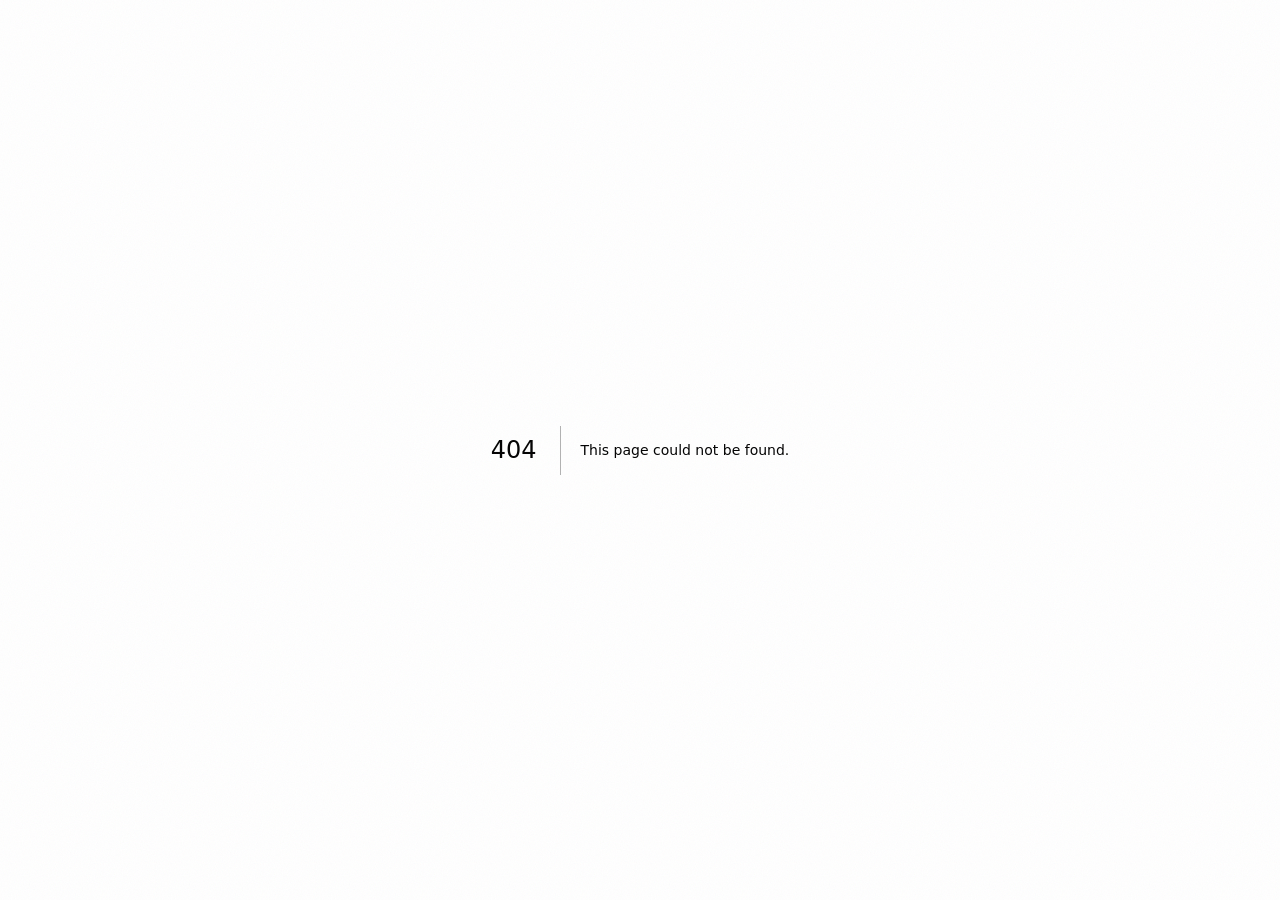
<file: sable-vance/404/index.html>
<!DOCTYPE html><!--GQxCvc1sS5GDRQ0aFL_uE--><html lang="en" class="__variable_5b7a8a __variable_7cf16c"><head><meta charSet="utf-8"/><meta name="viewport" content="width=device-width, initial-scale=1"/><link rel="stylesheet" href="/sable-vance/_next/static/css/2e35ee3940d5664c.css" data-precedence="next"/><link rel="preload" as="script" fetchPriority="low" href="/sable-vance/_next/static/chunks/webpack-f967685cb3893124.js"/><script src="/sable-vance/_next/static/chunks/4bd1b696-c023c6e3521b1417.js" async=""></script><script src="/sable-vance/_next/static/chunks/255-91f1abe1d5f9a24e.js" async=""></script><script src="/sable-vance/_next/static/chunks/main-app-7630e124c3f71f0f.js" async=""></script><script src="/sable-vance/_next/static/chunks/app/layout-6e49f450fdbaf402.js" async=""></script><meta name="robots" content="noindex"/><title>404: This page could not be found.</title><meta name="theme-color" media="(prefers-color-scheme: dark)" content="#0B0B0F"/><meta name="theme-color" media="(prefers-color-scheme: light)" content="#F6F1E7"/><title>Sable Vance — Female Voice Actor</title><meta name="description" content="A warm, cinematic voice that makes brands and stories unforgettable."/><meta name="author" content="Sable Vance"/><meta name="keywords" content="voice actor,female voice over,voice over artist,commercial voice over,documentary narration,audiobook narrator,character voice,Sable Vance"/><meta name="creator" content="Sable Vance"/><meta name="robots" content="index, follow"/><meta name="googlebot" content="index, follow, max-image-preview:large"/><link rel="canonical" href="https://sablevance.com/"/><meta property="og:title" content="Sable Vance — Female Voice Actor"/><meta property="og:description" content="A warm, cinematic voice that makes brands and stories unforgettable."/><meta property="og:url" content="https://sablevance.com/"/><meta property="og:site_name" content="Sable Vance"/><meta property="og:locale" content="en_US"/><meta property="og:image:alt" content="Sable Vance — Female Voice Actor"/><meta property="og:image:type" content="image/png"/><meta property="og:image" content="https://sablevance.com/sable-vance/opengraph-image?e4417ed6b32f3165"/><meta property="og:image:width" content="1200"/><meta property="og:image:height" content="630"/><meta property="og:type" content="website"/><meta name="twitter:card" content="summary_large_image"/><meta name="twitter:title" content="Sable Vance — Female Voice Actor"/><meta name="twitter:description" content="A warm, cinematic voice that makes brands and stories unforgettable."/><meta name="twitter:image:alt" content="Sable Vance — Female Voice Actor"/><meta name="twitter:image:type" content="image/png"/><meta name="twitter:image" content="https://sablevance.com/sable-vance/opengraph-image?e4417ed6b32f3165"/><meta name="twitter:image:width" content="1200"/><meta name="twitter:image:height" content="630"/><link rel="icon" href="/sable-vance/icon.svg?36c2b9e4c9017abd" type="image/svg+xml" sizes="any"/><script src="/sable-vance/_next/static/chunks/polyfills-42372ed130431b0a.js" noModule=""></script></head><body class="grain font-sans antialiased"><div hidden=""><!--$--><!--/$--></div><script>((a,b,c,d,e,f,g,h)=>{let i=document.documentElement,j=["light","dark"];function k(b){var c;(Array.isArray(a)?a:[a]).forEach(a=>{let c="class"===a,d=c&&f?e.map(a=>f[a]||a):e;c?(i.classList.remove(...d),i.classList.add(f&&f[b]?f[b]:b)):i.setAttribute(a,b)}),c=b,h&&j.includes(c)&&(i.style.colorScheme=c)}if(d)k(d);else try{let a=localStorage.getItem(b)||c,d=g&&"system"===a?window.matchMedia("(prefers-color-scheme: dark)").matches?"dark":"light":a;k(d)}catch(a){}})("class","sable-theme","dark",null,["light","dark"],null,false,true)</script><a href="#main" class="skip-link">Skip to content</a><div style="font-family:system-ui,&quot;Segoe UI&quot;,Roboto,Helvetica,Arial,sans-serif,&quot;Apple Color Emoji&quot;,&quot;Segoe UI Emoji&quot;;height:100vh;text-align:center;display:flex;flex-direction:column;align-items:center;justify-content:center"><div><style>body{color:#000;background:#fff;margin:0}.next-error-h1{border-right:1px solid rgba(0,0,0,.3)}@media (prefers-color-scheme:dark){body{color:#fff;background:#000}.next-error-h1{border-right:1px solid rgba(255,255,255,.3)}}</style><h1 class="next-error-h1" style="display:inline-block;margin:0 20px 0 0;padding:0 23px 0 0;font-size:24px;font-weight:500;vertical-align:top;line-height:49px">404</h1><div style="display:inline-block"><h2 style="font-size:14px;font-weight:400;line-height:49px;margin:0">This page could not be found.</h2></div></div></div><!--$--><!--/$--><script src="/sable-vance/_next/static/chunks/webpack-f967685cb3893124.js" id="_R_" async=""></script><script>(self.__next_f=self.__next_f||[]).push([0])</script><script>self.__next_f.push([1,"1:\"$Sreact.fragment\"\n2:I[6174,[\"177\",\"static/chunks/app/layout-6e49f450fdbaf402.js\"],\"ThemeProvider\"]\n3:I[9766,[],\"\"]\n4:I[8924,[],\"\"]\n5:I[4431,[],\"OutletBoundary\"]\n7:I[5278,[],\"AsyncMetadataOutlet\"]\n9:I[4431,[],\"ViewportBoundary\"]\nb:I[4431,[],\"MetadataBoundary\"]\nc:\"$Sreact.suspense\"\ne:I[7150,[],\"\"]\n:HL[\"/sable-vance/_next/static/css/2e35ee3940d5664c.css\",\"style\"]\n"])</script><script>self.__next_f.push([1,"0:{\"P\":null,\"b\":\"GQxCvc1sS5GDRQ0aFL-uE\",\"p\":\"/sable-vance\",\"c\":[\"\",\"_not-found\",\"\"],\"i\":false,\"f\":[[[\"\",{\"children\":[\"/_not-found\",{\"children\":[\"__PAGE__\",{}]}]},\"$undefined\",\"$undefined\",true],[\"\",[\"$\",\"$1\",\"c\",{\"children\":[[[\"$\",\"link\",\"0\",{\"rel\":\"stylesheet\",\"href\":\"/sable-vance/_next/static/css/2e35ee3940d5664c.css\",\"precedence\":\"next\",\"crossOrigin\":\"$undefined\",\"nonce\":\"$undefined\"}]],[\"$\",\"html\",null,{\"lang\":\"en\",\"suppressHydrationWarning\":true,\"className\":\"__variable_5b7a8a __variable_7cf16c\",\"children\":[\"$\",\"body\",null,{\"className\":\"grain font-sans antialiased\",\"children\":[\"$\",\"$L2\",null,{\"children\":[[\"$\",\"a\",null,{\"href\":\"#main\",\"className\":\"skip-link\",\"children\":\"Skip to content\"}],[\"$\",\"$L3\",null,{\"parallelRouterKey\":\"children\",\"error\":\"$undefined\",\"errorStyles\":\"$undefined\",\"errorScripts\":\"$undefined\",\"template\":[\"$\",\"$L4\",null,{}],\"templateStyles\":\"$undefined\",\"templateScripts\":\"$undefined\",\"notFound\":\"$undefined\",\"forbidden\":\"$undefined\",\"unauthorized\":\"$undefined\"}]]}]}]}]]}],{\"children\":[\"/_not-found\",[\"$\",\"$1\",\"c\",{\"children\":[null,[\"$\",\"$L3\",null,{\"parallelRouterKey\":\"children\",\"error\":\"$undefined\",\"errorStyles\":\"$undefined\",\"errorScripts\":\"$undefined\",\"template\":[\"$\",\"$L4\",null,{}],\"templateStyles\":\"$undefined\",\"templateScripts\":\"$undefined\",\"notFound\":\"$undefined\",\"forbidden\":\"$undefined\",\"unauthorized\":\"$undefined\"}]]}],{\"children\":[\"__PAGE__\",[\"$\",\"$1\",\"c\",{\"children\":[[[\"$\",\"title\",null,{\"children\":\"404: This page could not be found.\"}],[\"$\",\"div\",null,{\"style\":{\"fontFamily\":\"system-ui,\\\"Segoe UI\\\",Roboto,Helvetica,Arial,sans-serif,\\\"Apple Color Emoji\\\",\\\"Segoe UI Emoji\\\"\",\"height\":\"100vh\",\"textAlign\":\"center\",\"display\":\"flex\",\"flexDirection\":\"column\",\"alignItems\":\"center\",\"justifyContent\":\"center\"},\"children\":[\"$\",\"div\",null,{\"children\":[[\"$\",\"style\",null,{\"dangerouslySetInnerHTML\":{\"__html\":\"body{color:#000;background:#fff;margin:0}.next-error-h1{border-right:1px solid rgba(0,0,0,.3)}@media (prefers-color-scheme:dark){body{color:#fff;background:#000}.next-error-h1{border-right:1px solid rgba(255,255,255,.3)}}\"}}],[\"$\",\"h1\",null,{\"className\":\"next-error-h1\",\"style\":{\"display\":\"inline-block\",\"margin\":\"0 20px 0 0\",\"padding\":\"0 23px 0 0\",\"fontSize\":24,\"fontWeight\":500,\"verticalAlign\":\"top\",\"lineHeight\":\"49px\"},\"children\":404}],[\"$\",\"div\",null,{\"style\":{\"display\":\"inline-block\"},\"children\":[\"$\",\"h2\",null,{\"style\":{\"fontSize\":14,\"fontWeight\":400,\"lineHeight\":\"49px\",\"margin\":0},\"children\":\"This page could not be found.\"}]}]]}]}]],null,[\"$\",\"$L5\",null,{\"children\":[\"$L6\",[\"$\",\"$L7\",null,{\"promise\":\"$@8\"}]]}]]}],{},null,false]},null,false]},null,false],[\"$\",\"$1\",\"h\",{\"children\":[[\"$\",\"meta\",null,{\"name\":\"robots\",\"content\":\"noindex\"}],[[\"$\",\"$L9\",null,{\"children\":\"$La\"}],null],[\"$\",\"$Lb\",null,{\"children\":[\"$\",\"div\",null,{\"hidden\":true,\"children\":[\"$\",\"$c\",null,{\"fallback\":null,\"children\":\"$Ld\"}]}]}]]}],false]],\"m\":\"$undefined\",\"G\":[\"$e\",[]],\"s\":false,\"S\":true}\n"])</script><script>self.__next_f.push([1,"a:[[\"$\",\"meta\",\"0\",{\"charSet\":\"utf-8\"}],[\"$\",\"meta\",\"1\",{\"name\":\"viewport\",\"content\":\"width=device-width, initial-scale=1\"}],[\"$\",\"meta\",\"2\",{\"name\":\"theme-color\",\"media\":\"(prefers-color-scheme: dark)\",\"content\":\"#0B0B0F\"}],[\"$\",\"meta\",\"3\",{\"name\":\"theme-color\",\"media\":\"(prefers-color-scheme: light)\",\"content\":\"#F6F1E7\"}]]\n6:null\n"])</script><script>self.__next_f.push([1,"f:I[622,[],\"IconMark\"]\n"])</script><script>self.__next_f.push([1,"8:{\"metadata\":[[\"$\",\"title\",\"0\",{\"children\":\"Sable Vance — Female Voice Actor\"}],[\"$\",\"meta\",\"1\",{\"name\":\"description\",\"content\":\"A warm, cinematic voice that makes brands and stories unforgettable.\"}],[\"$\",\"meta\",\"2\",{\"name\":\"author\",\"content\":\"Sable Vance\"}],[\"$\",\"meta\",\"3\",{\"name\":\"keywords\",\"content\":\"voice actor,female voice over,voice over artist,commercial voice over,documentary narration,audiobook narrator,character voice,Sable Vance\"}],[\"$\",\"meta\",\"4\",{\"name\":\"creator\",\"content\":\"Sable Vance\"}],[\"$\",\"meta\",\"5\",{\"name\":\"robots\",\"content\":\"index, follow\"}],[\"$\",\"meta\",\"6\",{\"name\":\"googlebot\",\"content\":\"index, follow, max-image-preview:large\"}],[\"$\",\"link\",\"7\",{\"rel\":\"canonical\",\"href\":\"https://sablevance.com/\"}],[\"$\",\"meta\",\"8\",{\"property\":\"og:title\",\"content\":\"Sable Vance — Female Voice Actor\"}],[\"$\",\"meta\",\"9\",{\"property\":\"og:description\",\"content\":\"A warm, cinematic voice that makes brands and stories unforgettable.\"}],[\"$\",\"meta\",\"10\",{\"property\":\"og:url\",\"content\":\"https://sablevance.com/\"}],[\"$\",\"meta\",\"11\",{\"property\":\"og:site_name\",\"content\":\"Sable Vance\"}],[\"$\",\"meta\",\"12\",{\"property\":\"og:locale\",\"content\":\"en_US\"}],[\"$\",\"meta\",\"13\",{\"property\":\"og:image:alt\",\"content\":\"Sable Vance — Female Voice Actor\"}],[\"$\",\"meta\",\"14\",{\"property\":\"og:image:type\",\"content\":\"image/png\"}],[\"$\",\"meta\",\"15\",{\"property\":\"og:image\",\"content\":\"https://sablevance.com/sable-vance/opengraph-image?e4417ed6b32f3165\"}],[\"$\",\"meta\",\"16\",{\"property\":\"og:image:width\",\"content\":\"1200\"}],[\"$\",\"meta\",\"17\",{\"property\":\"og:image:height\",\"content\":\"630\"}],[\"$\",\"meta\",\"18\",{\"property\":\"og:type\",\"content\":\"website\"}],[\"$\",\"meta\",\"19\",{\"name\":\"twitter:card\",\"content\":\"summary_large_image\"}],[\"$\",\"meta\",\"20\",{\"name\":\"twitter:title\",\"content\":\"Sable Vance — Female Voice Actor\"}],[\"$\",\"meta\",\"21\",{\"name\":\"twitter:description\",\"content\":\"A warm, cinematic voice that makes brands and stories unforgettable.\"}],[\"$\",\"meta\",\"22\",{\"name\":\"twitter:image:alt\",\"content\":\"Sable Vance — Female Voice Actor\"}],[\"$\",\"meta\",\"23\",{\"name\":\"twitter:image:type\",\"content\":\"image/png\"}],[\"$\",\"meta\",\"24\",{\"name\":\"twitter:image\",\"content\":\"https://sablevance.com/sable-vance/opengraph-image?e4417ed6b32f3165\"}],[\"$\",\"meta\",\"25\",{\"name\":\"twitter:image:width\",\"content\":\"1200\"}],[\"$\",\"meta\",\"26\",{\"name\":\"twitter:image:height\",\"content\":\"630\"}],[\"$\",\"link\",\"27\",{\"rel\":\"icon\",\"href\":\"/sable-vance/icon.svg?36c2b9e4c9017abd\",\"type\":\"image/svg+xml\",\"sizes\":\"any\"}],[\"$\",\"$Lf\",\"28\",{}]],\"error\":null,\"digest\":\"$undefined\"}\n"])</script><script>self.__next_f.push([1,"d:\"$8:metadata\"\n"])</script></body></html>
</file>
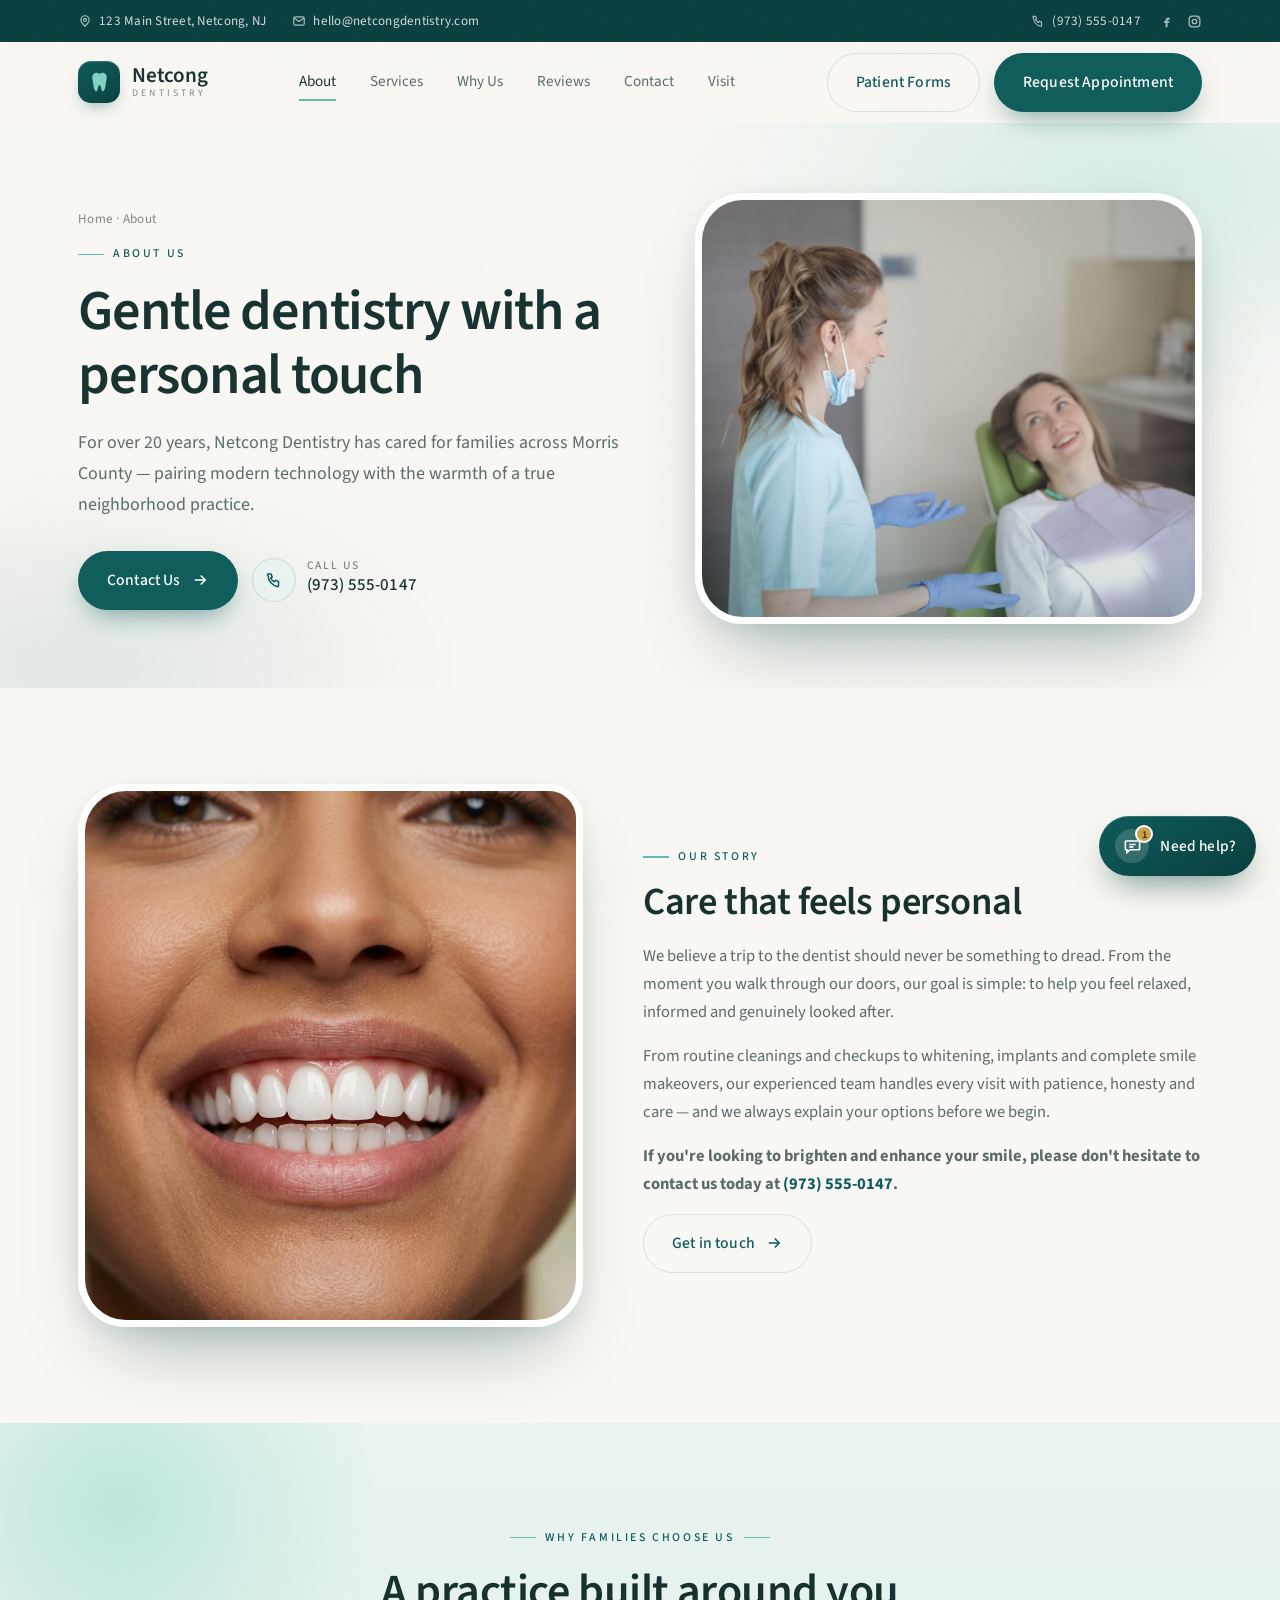
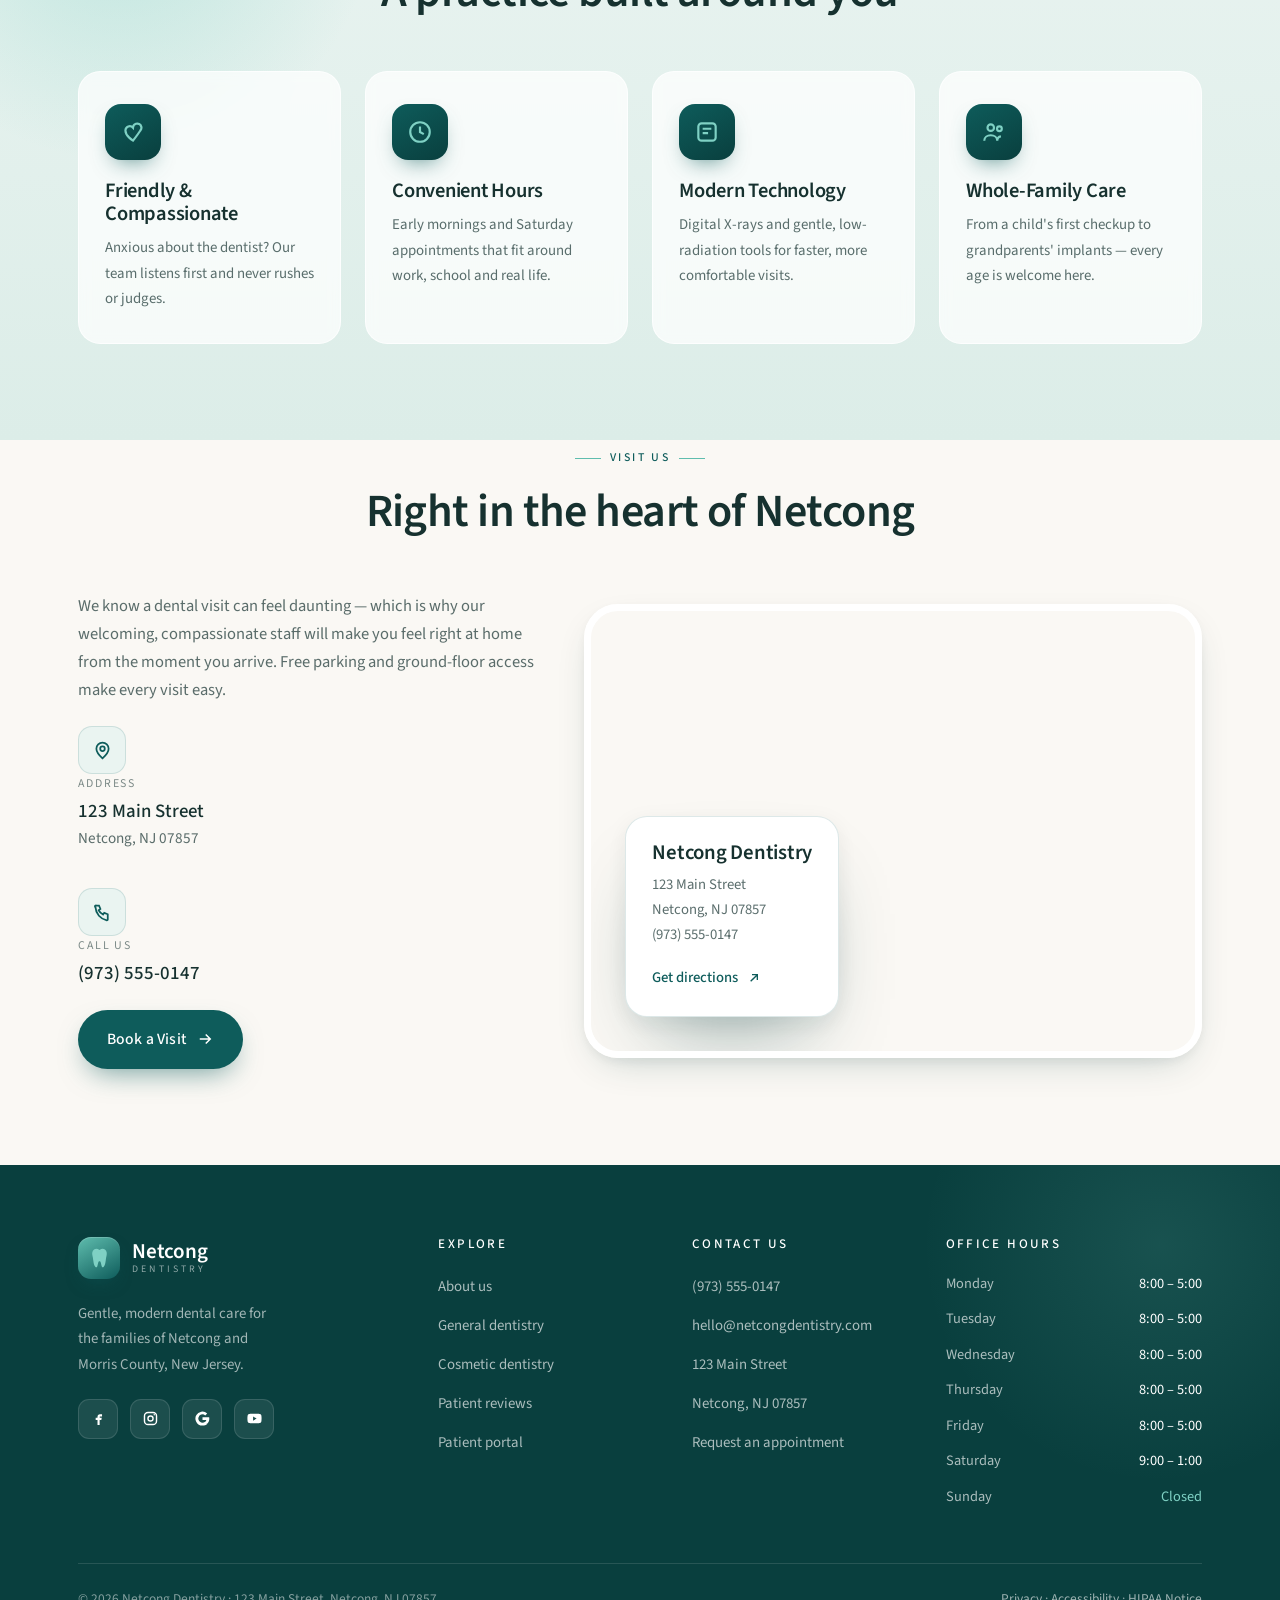
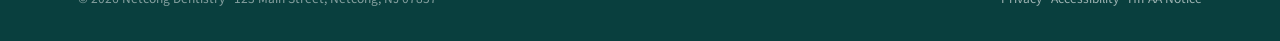
<file: netcong-dentistry/about.html>
<!DOCTYPE html>
<html lang="en">
<head>
<meta charset="UTF-8" />
<meta name="viewport" content="width=device-width, initial-scale=1.0" />
<title>About — Netcong Dentistry</title>
<meta name="description" content="Meet Netcong Dentistry — gentle, modern dental care for families in Netcong, New Jersey for over 20 years." />
<link rel="preconnect" href="https://fonts.googleapis.com" />
<link rel="preconnect" href="https://fonts.gstatic.com" crossorigin />
<link href="https://fonts.googleapis.com/css2?family=Source+Sans+3:wght@400;500;600;700&display=swap" rel="stylesheet" />
<link rel="stylesheet" href="assets/site.css" />
</head>
<body>
<div class="topbar">
  <div class="wrap">
    <div class="tb-left">
      <a href="index.html#location"><svg viewBox="0 0 24 24" fill="none" stroke="currentColor" stroke-width="2"><path d="M12 21s7-6.4 7-11a7 7 0 1 0-14 0c0 4.6 7 11 7 11Z"/><circle cx="12" cy="10" r="2.6"/></svg> 123 Main Street, Netcong, NJ</a>
      <a href="mailto:hello@netcongdentistry.com"><svg viewBox="0 0 24 24" fill="none" stroke="currentColor" stroke-width="2"><rect x="3" y="5" width="18" height="14" rx="2.5"/><path d="m3.5 7 8.5 6 8.5-6"/></svg> hello@netcongdentistry.com</a>
    </div>
    <div class="tb-right">
      <a href="tel:+19735550147"><svg viewBox="0 0 24 24" fill="none" stroke="currentColor" stroke-width="2"><path d="M5 4h3l1.6 4-2 1.4a12 12 0 0 0 5 5l1.4-2 4 1.6V20a1 1 0 0 1-1.1 1A16 16 0 0 1 4 6.1 1 1 0 0 1 5 4Z"/></svg> (973) 555-0147</a>
      <div class="tb-socials">
        <a href="#" aria-label="Facebook"><svg viewBox="0 0 24 24" fill="currentColor"><path d="M14 9h3V6h-3c-2 0-3.4 1.5-3.4 3.5V11H8v3h2.6v7h3v-7H16l.6-3h-2.9V9.6c0-.4.3-.6.7-.6Z"/></svg></a>
        <a href="#" aria-label="Instagram"><svg viewBox="0 0 24 24" fill="none" stroke="currentColor" stroke-width="2"><rect x="3.5" y="3.5" width="17" height="17" rx="5"/><circle cx="12" cy="12" r="3.6"/><circle cx="17.3" cy="6.7" r="1.1" fill="currentColor" stroke="none"/></svg></a>
      </div>
    </div>
  </div>
</div>

<header class="nav" id="nav">
  <div class="wrap">
    <a class="brand" href="index.html" aria-label="Netcong Dentistry home">
      <span class="mark"><svg viewBox="0 0 24 24" fill="currentColor"><path d="M12 3c-2-1.4-4.2-1.6-5.7-.4C4.4 4 4 6.4 4.7 9.4c.4 1.7.5 2.6.8 4.6.4 2.6.8 5.6 2.3 6.8.9.7 1.7.2 2-1 .3-1.1.6-2.6.9-3.6.2-.8.7-1.3 1.3-1.3s1.1.5 1.3 1.3c.3 1 .6 2.5.9 3.6.3 1.2 1.1 1.7 2 1 1.5-1.2 1.9-4.2 2.3-6.8.3-2 .4-2.9.8-4.6.7-3 .3-5.4-1.6-6.8C16.2 1.4 14 1.6 12 3Z"/></svg></span>
      <span class="name">Netcong<small>Dentistry</small></span>
    </a>
    <nav class="nav-links" aria-label="Primary">
      <a href="about.html" class="active">About</a>
      <a href="services.html">Services</a>
      <a href="index.html#why">Why Us</a>
      <a href="index.html#reviews">Reviews</a>
      <a href="contact.html">Contact</a>
      <a href="index.html#location">Visit</a>
    </nav>
    <div class="nav-cta">
      <a href="portal.html" class="btn btn-ghost">Patient Forms</a>
      <a href="contact.html" class="btn btn-primary">Request Appointment</a>
      <button class="burger" id="burger" aria-label="Open menu" aria-expanded="false"><span></span><span></span><span></span></button>
    </div>
  </div>
</header>

<div class="scrim" id="scrim"></div>
<aside class="mobile-menu" id="mobileMenu" aria-label="Mobile">
  <a href="about.html">About</a>
  <a href="services.html">Services</a>
  <a href="index.html#why">Why Us</a>
  <a href="index.html#reviews">Reviews</a>
  <a href="contact.html">Contact</a>
  <a href="index.html#location">Visit</a>
  <a href="portal.html" class="btn btn-ghost">Patient Portal</a>
  <a href="contact.html" class="btn btn-primary">Request Appointment</a>
</aside>

<main class="page-enter">

  <section class="page-banner has-img">
    <div class="wrap">
      <div class="pb-text">
        <p class="crumbs"><a href="index.html">Home</a> · About</p>
        <span class="eyebrow">About Us</span>
        <h1>Gentle dentistry with a personal touch</h1>
        <p class="lead">For over 20 years, Netcong Dentistry has cared for families across Morris County — pairing modern technology with the warmth of a true neighborhood practice.</p>
        <div class="bn-cta">
          <a href="contact.html" class="btn btn-primary">Contact Us <svg viewBox="0 0 24 24" fill="none" stroke="currentColor" stroke-width="2"><path d="M5 12h14M13 6l6 6-6 6"/></svg></a>
          <a href="tel:+19735550147" class="call-link"><span class="ph"><svg viewBox="0 0 24 24" fill="none" stroke="currentColor" stroke-width="2"><path d="M5 4h3l1.6 4-2 1.4a12 12 0 0 0 5 5l1.4-2 4 1.6V20a1 1 0 0 1-1.1 1A16 16 0 0 1 4 6.1 1 1 0 0 1 5 4Z"/></svg></span><span><small>Call us</small><b>(973) 555-0147</b></span></a>
        </div>
      </div>
      <div class="banner-photo reveal"><img src="images/about.png" alt="A friendly dentist talking warmly with a smiling patient" /></div>
    </div>
  </section>

  <section class="sec-pad">
    <div class="wrap intro-row">
      <div class="intro-photo reveal"><img src="images/cosmetic.png" alt="A calm, modern dental treatment room" loading="lazy" /></div>
      <div class="ir-text reveal d1">
        <span class="eyebrow">Our story</span>
        <h2>Care that feels personal</h2>
        <p>We believe a trip to the dentist should never be something to dread. From the moment you walk through our doors, our goal is simple: to help you feel relaxed, informed and genuinely looked after.</p>
        <p>From routine cleanings and checkups to whitening, implants and complete smile makeovers, our experienced team handles every visit with patience, honesty and care — and we always explain your options before we begin.</p>
        <p><strong>If you're looking to brighten and enhance your smile, please don't hesitate to contact us today at <a href="tel:+19735550147" style="color:var(--primary)">(973) 555-0147</a>.</strong></p>
        <a href="contact.html" class="btn btn-ghost">Get in touch <svg viewBox="0 0 24 24" fill="none" stroke="currentColor" stroke-width="2"><path d="M5 12h14M13 6l6 6-6 6"/></svg></a>
      </div>
    </div>
  </section>

  <section class="why sec-pad">
    <div class="wrap">
      <div class="sec-head center reveal"><span class="eyebrow center">Why families choose us</span><h2 class="oneline">A practice built around you</h2></div>
      <div class="why-grid">
        <div class="why-card reveal d1"><div class="why-ico"><svg viewBox="0 0 24 24" fill="none" stroke="currentColor" stroke-width="2"><path d="M12 20s-7-4.3-7-9.4A4 4 0 0 1 12 8a4 4 0 0 1 7-2.4c1 1.4 1 3.4-.2 5C17 13.5 12 20 12 20Z"/></svg></div><h3>Friendly &amp; Compassionate</h3><p>Anxious about the dentist? Our team listens first and never rushes or judges.</p></div>
        <div class="why-card reveal d2"><div class="why-ico"><svg viewBox="0 0 24 24" fill="none" stroke="currentColor" stroke-width="2"><circle cx="12" cy="12" r="9"/><path d="M12 7v5l3.5 2"/></svg></div><h3>Convenient Hours</h3><p>Early mornings and Saturday appointments that fit around work, school and real life.</p></div>
        <div class="why-card reveal d3"><div class="why-ico"><svg viewBox="0 0 24 24" fill="none" stroke="currentColor" stroke-width="2"><rect x="4" y="4" width="16" height="16" rx="3"/><path d="M8 9h8M8 13h5"/></svg></div><h3>Modern Technology</h3><p>Digital X-rays and gentle, low-radiation tools for faster, more comfortable visits.</p></div>
        <div class="why-card reveal d4"><div class="why-ico"><svg viewBox="0 0 24 24" fill="none" stroke="currentColor" stroke-width="2"><circle cx="9" cy="8" r="3"/><circle cx="17" cy="9" r="2.2"/><path d="M3 20c0-3 2.7-5 6-5s6 2 6 5M15 20c0-2 1.3-3.6 3.4-3.9"/></svg></div><h3>Whole-Family Care</h3><p>From a child's first checkup to grandparents' implants — every age is welcome here.</p></div>
      </div>
    </div>
  </section>
  
  <section class="sec-pad" id="location" style="padding-top:0">
    <div class="wrap">
      <div class="sec-head center reveal"><span class="eyebrow center">Visit us</span><h2>Right in the heart of Netcong</h2></div>
      <div class="visit-grid">
        <div class="visit-text reveal">
          <p>We know a dental visit can feel daunting — which is why our welcoming, compassionate staff will make you feel right at home from the moment you arrive. Free parking and ground-floor access make every visit easy.</p>
          <div class="ci-item" style="border:none;padding:0 0 14px"><span class="ci-ico"><svg viewBox="0 0 24 24" fill="none" stroke="currentColor" stroke-width="2"><path d="M12 21s7-6.4 7-11a7 7 0 1 0-14 0c0 4.6 7 11 7 11Z"/><circle cx="12" cy="10" r="2.6"/></svg></span><span class="ci-tx"><small>Address</small><b>123 Main Street</b><p>Netcong, NJ 07857</p></span></div>
          <div class="ci-item" style="border:none;padding:0 0 22px"><span class="ci-ico"><svg viewBox="0 0 24 24" fill="none" stroke="currentColor" stroke-width="2"><path d="M5 4h3l1.6 4-2 1.4a12 12 0 0 0 5 5l1.4-2 4 1.6V20a1 1 0 0 1-1.1 1A16 16 0 0 1 4 6.1 1 1 0 0 1 5 4Z"/></svg></span><span class="ci-tx"><small>Call us</small><b>(973) 555-0147</b></span></div>
          <a href="contact.html" class="btn btn-primary">Book a Visit <svg viewBox="0 0 24 24" fill="none" stroke="currentColor" stroke-width="2"><path d="M5 12h14M13 6l6 6-6 6"/></svg></a>
        </div>
        <div class="map-card reveal">
  <iframe title="Map showing Netcong Dentistry in Netcong, New Jersey" src="https://www.google.com/maps?q=Netcong,+NJ+07857&output=embed" loading="lazy" referrerpolicy="no-referrer-when-downgrade"></iframe>
  <div class="map-float">
    <h3>Netcong Dentistry</h3>
    <p>123 Main Street<br>Netcong, NJ 07857<br>(973) 555-0147</p>
    <a class="dir" href="https://www.google.com/maps/dir/?api=1&destination=Netcong,NJ+07857" target="_blank" rel="noopener">Get directions <svg viewBox="0 0 24 24" fill="none" stroke="currentColor" stroke-width="2"><path d="M7 17 17 7M9 7h8v8"/></svg></a>
  </div>
</div>
      </div>
    </div>
  </section>

</main>

<footer>
  <div class="wrap">
    <div class="foot-grid">
      <div class="foot-brand">
        <a class="brand" href="index.html">
          <span class="mark"><svg viewBox="0 0 24 24" fill="currentColor"><path d="M12 3c-2-1.4-4.2-1.6-5.7-.4C4.4 4 4 6.4 4.7 9.4c.4 1.7.5 2.6.8 4.6.4 2.6.8 5.6 2.3 6.8.9.7 1.7.2 2-1 .3-1.1.6-2.6.9-3.6.2-.8.7-1.3 1.3-1.3s1.1.5 1.3 1.3c.3 1 .6 2.5.9 3.6.3 1.2 1.1 1.7 2 1 1.5-1.2 1.9-4.2 2.3-6.8.3-2 .4-2.9.8-4.6.7-3 .3-5.4-1.6-6.8C16.2 1.4 14 1.6 12 3Z"/></svg></span>
          <span class="name" style="color:#fff">Netcong<small style="color:rgba(255,255,255,.55)">Dentistry</small></span>
        </a>
        <p>Gentle, modern dental care for the families of Netcong and Morris County, New Jersey.</p>
        <div class="foot-socials">
          <a href="#" aria-label="Facebook"><svg viewBox="0 0 24 24" fill="currentColor"><path d="M14 9h3V6h-3c-2 0-3.4 1.5-3.4 3.5V11H8v3h2.6v7h3v-7H16l.6-3h-2.9V9.6c0-.4.3-.6.7-.6Z"/></svg></a>
          <a href="#" aria-label="Instagram"><svg viewBox="0 0 24 24" fill="none" stroke="currentColor" stroke-width="2"><rect x="3.5" y="3.5" width="17" height="17" rx="5"/><circle cx="12" cy="12" r="3.6"/><circle cx="17.3" cy="6.7" r="1.1" fill="currentColor" stroke="none"/></svg></a>
          <a href="#" aria-label="Google reviews"><svg viewBox="0 0 24 24" fill="currentColor"><path d="M21.6 12.2c0-.7-.1-1.3-.2-2H12v3.8h5.4c-.2 1.2-.9 2.3-2 3v2.5h3.2c1.9-1.7 3-4.3 3-7.3Z"/><path d="M12 22c2.7 0 5-.9 6.6-2.4l-3.2-2.5c-.9.6-2 .9-3.4.9-2.6 0-4.8-1.7-5.6-4.1H3.1v2.6A10 10 0 0 0 12 22Z"/><path d="M6.4 13.9a6 6 0 0 1 0-3.8V7.5H3.1a10 10 0 0 0 0 9l3.3-2.6Z"/><path d="M12 6.1c1.5 0 2.8.5 3.8 1.5l2.8-2.8A10 10 0 0 0 3.1 7.5l3.3 2.6C7.2 7.8 9.4 6.1 12 6.1Z"/></svg></a>
          <a href="#" aria-label="YouTube"><svg viewBox="0 0 24 24" fill="currentColor"><path d="M22 12s0-3.1-.4-4.5a2.6 2.6 0 0 0-1.8-1.8C18.4 5.3 12 5.3 12 5.3s-6.4 0-7.8.4A2.6 2.6 0 0 0 2.4 7.5C2 8.9 2 12 2 12s0 3.1.4 4.5a2.6 2.6 0 0 0 1.8 1.8c1.4.4 7.8.4 7.8.4s6.4 0 7.8-.4a2.6 2.6 0 0 0 1.8-1.8C22 15.1 22 12 22 12ZM10 15V9l5 3-5 3Z"/></svg></a>
        </div>
      </div>
      <div>
        <h4>Explore</h4>
        <ul>
          <li><a href="about.html">About us</a></li>
          <li><a href="services.html">General dentistry</a></li>
          <li><a href="cosmetic.html">Cosmetic dentistry</a></li>
          <li><a href="index.html#reviews">Patient reviews</a></li>
          <li><a href="portal.html">Patient portal</a></li>
        </ul>
      </div>
      <div>
        <h4>Contact Us</h4>
        <ul>
          <li><a href="tel:+19735550147">(973) 555-0147</a></li>
          <li><a href="mailto:hello@netcongdentistry.com">hello@netcongdentistry.com</a></li>
          <li><a href="index.html#location">123 Main Street</a></li>
          <li><a href="index.html#location">Netcong, NJ 07857</a></li>
          <li><a href="contact.html">Request an appointment</a></li>
        </ul>
      </div>
      <div>
        <h4>Office Hours</h4>
        <ul class="foot-hours">
          <li><span>Monday</span><span>8:00 – 5:00</span></li>
          <li><span>Tuesday</span><span>8:00 – 5:00</span></li>
          <li><span>Wednesday</span><span>8:00 – 5:00</span></li>
          <li><span>Thursday</span><span>8:00 – 5:00</span></li>
          <li><span>Friday</span><span>8:00 – 5:00</span></li>
          <li><span>Saturday</span><span>9:00 – 1:00</span></li>
          <li class="closed"><span>Sunday</span><span>Closed</span></li>
        </ul>
      </div>
    </div>
    <div class="foot-bottom">
      <span>© 2026 Netcong Dentistry · 123 Main Street, Netcong, NJ 07857</span>
      <span><a href="#">Privacy</a> · <a href="#">Accessibility</a> · <a href="#">HIPAA Notice</a></span>
    </div>
  </div>
</footer>

<button class="to-top" id="toTop" aria-label="Scroll back to top">
  <svg viewBox="0 0 24 24" fill="none" stroke="currentColor" stroke-width="2.2"><path d="M12 19V6M6 12l6-6 6 6"/></svg>
</button>

<button class="chat-launcher" id="chatLauncher" aria-label="Open help chat" aria-expanded="false">
  <span class="cl-ico">
    <svg viewBox="0 0 24 24" fill="none" stroke="currentColor" stroke-width="2"><path d="M4 5h16a1 1 0 0 1 1 1v9a1 1 0 0 1-1 1H9l-4 3.5V16H4a1 1 0 0 1-1-1V6a1 1 0 0 1 1-1Z"/><path d="M8 9.5h8M8 12.5h5"/></svg>
    <span class="cl-badge">1</span>
  </span>
  <span>Need help?</span>
</button>

<section class="chat-panel" id="chatPanel" aria-label="Help and contact" role="dialog" aria-modal="false">
  <div class="chat-head">
    <span class="ch-av"><svg viewBox="0 0 24 24" fill="currentColor"><path d="M12 3c-2-1.4-4.2-1.6-5.7-.4C4.4 4 4 6.4 4.7 9.4c.4 1.7.5 2.6.8 4.6.4 2.6.8 5.6 2.3 6.8.9.7 1.7.2 2-1 .3-1.1.6-2.6.9-3.6.2-.8.7-1.3 1.3-1.3s1.1.5 1.3 1.3c.3 1 .6 2.5.9 3.6.3 1.2 1.1 1.7 2 1 1.5-1.2 1.9-4.2 2.3-6.8.3-2 .4-2.9.8-4.6.7-3 .3-5.4-1.6-6.8C16.2 1.4 14 1.6 12 3Z"/></svg></span>
    <div class="ch-tx"><b>Netcong Dental Care</b><small>We typically reply in minutes</small></div>
    <button class="chat-close" id="chatClose" aria-label="Close chat"><svg viewBox="0 0 24 24" fill="none" stroke="currentColor" stroke-width="2.2"><path d="M6 6l12 12M18 6 6 18"/></svg></button>
  </div>
  <div class="chat-body">
    <div class="chat-bubble">👋 Hi there! <b>How can we help?</b> Leave a message and our team will get right back to you — or reach us by email anytime.</div>
    <form class="chat-form js-validate" novalidate>
      <div class="field"><label for="cName">Your name</label><input id="cName" type="text" placeholder="Jane Doe" required /><span class="err">Please enter your name.</span></div>
      <div class="field"><label for="cEmail">Email</label><input id="cEmail" type="email" placeholder="jane@email.com" required /><span class="err">Please enter a valid email.</span></div>
      <div class="field"><label for="cMsg">How can we help?</label><textarea id="cMsg" placeholder="I'd like to ask about…" required></textarea><span class="err">Please add a short message.</span></div>
      <button type="submit" class="btn btn-primary">Send message <svg viewBox="0 0 24 24" fill="none" stroke="currentColor" stroke-width="2"><path d="m4 12 16-8-6 16-3-6-7-2Z"/></svg></button>
    </form>
    <p class="chat-alt">Prefer email? <a href="mailto:hello@netcongdentistry.com">hello@netcongdentistry.com</a></p>
    <div class="chat-sent" id="chatSent">
      <div class="chk"><svg viewBox="0 0 24 24" fill="none" stroke="currentColor" stroke-width="2.2"><path d="M20 7 9.5 17.5 4 12"/></svg></div>
      <b>Message sent!</b>
      <p>Thanks for reaching out — we'll reply by email shortly. For anything urgent, call <b>(973) 555-0147</b>.</p>
    </div>
  </div>
</section>

<script src="assets/site.js" defer></script>
</body>
</html>
</file>
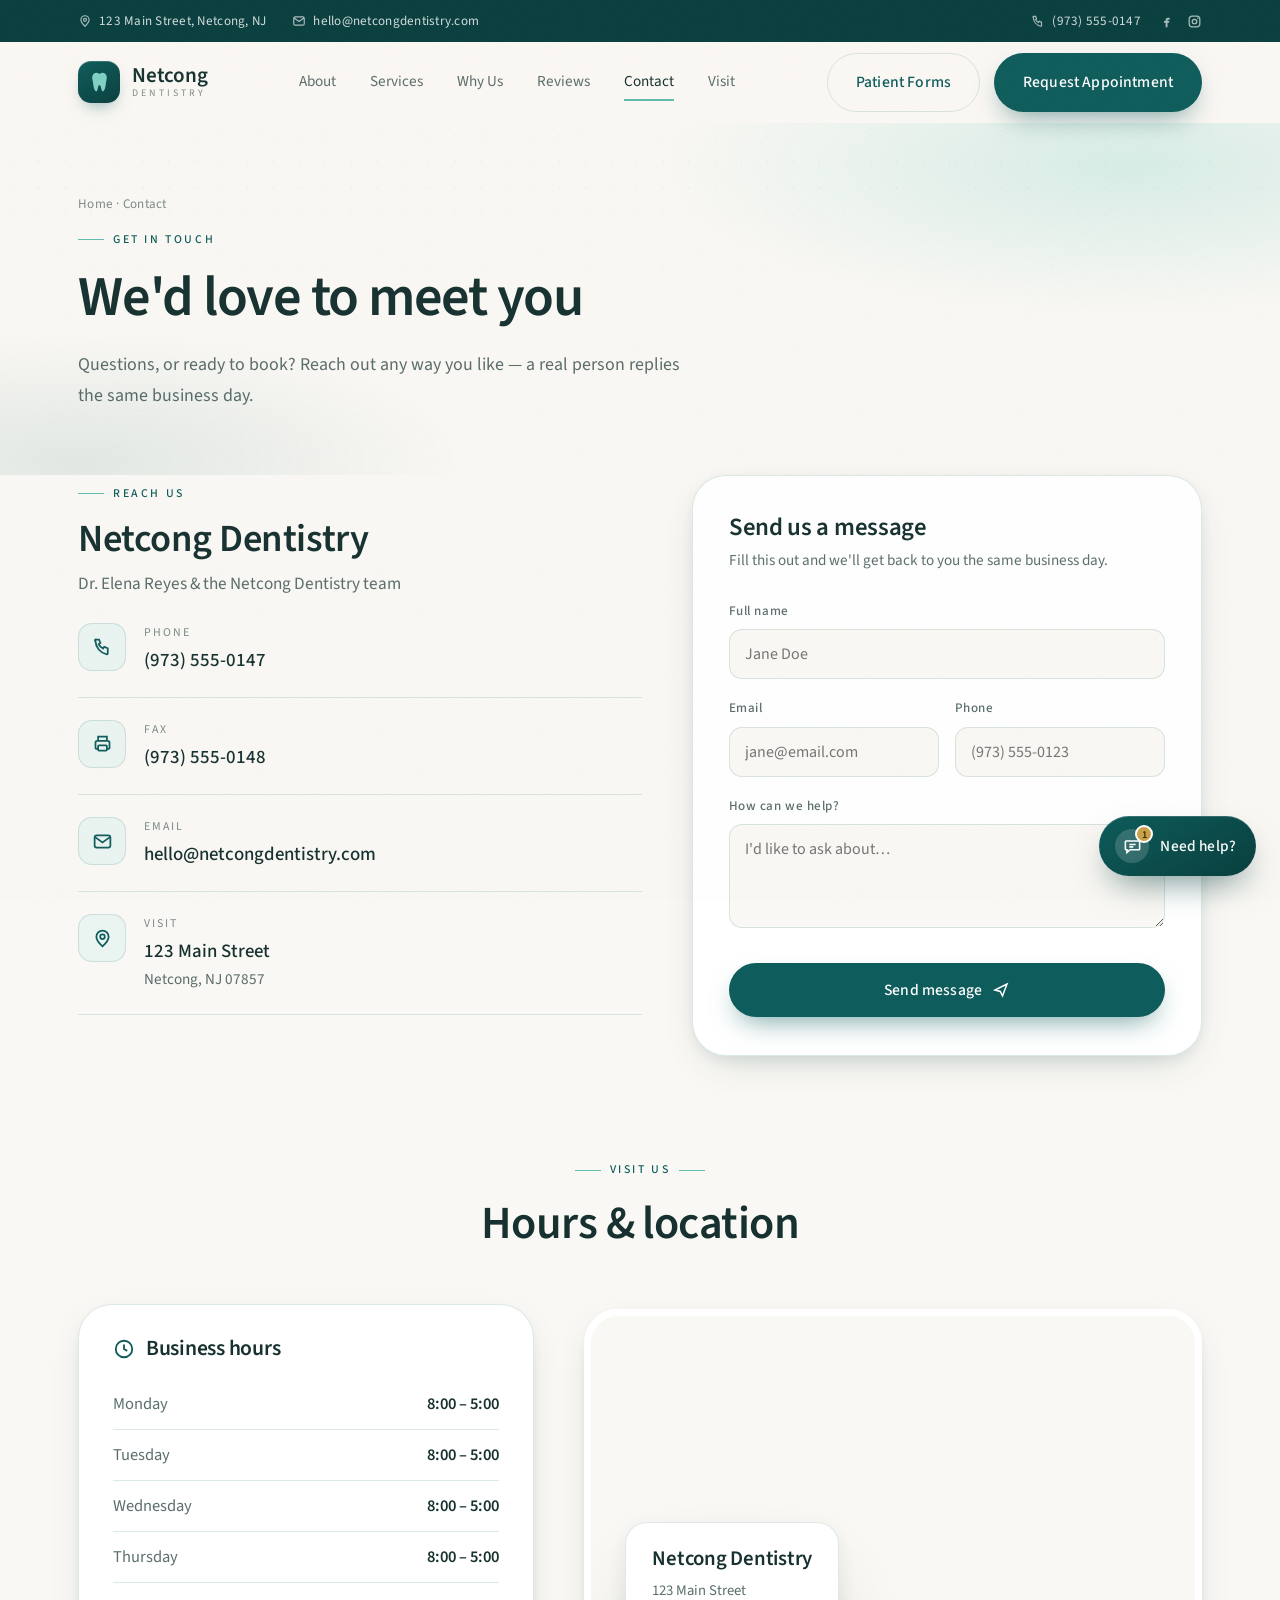
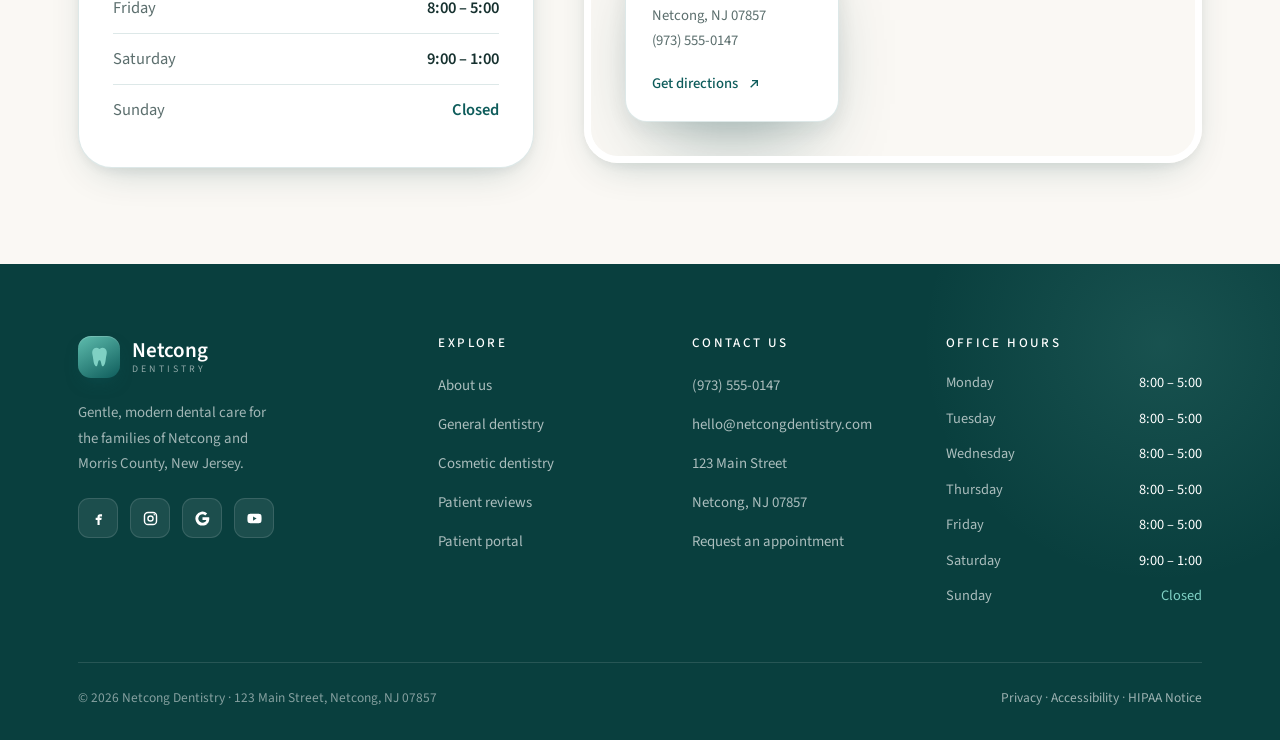
<file: netcong-dentistry/contact.html>
<!DOCTYPE html>
<html lang="en">
<head>
<meta charset="UTF-8" />
<meta name="viewport" content="width=device-width, initial-scale=1.0" />
<title>Contact — Netcong Dentistry</title>
<meta name="description" content="Contact Netcong Dentistry in Netcong, NJ — call, fax, email or send a message. Business hours, address and map." />
<link rel="preconnect" href="https://fonts.googleapis.com" />
<link rel="preconnect" href="https://fonts.gstatic.com" crossorigin />
<link href="https://fonts.googleapis.com/css2?family=Source+Sans+3:wght@400;500;600;700&display=swap" rel="stylesheet" />
<link rel="stylesheet" href="assets/site.css" />
</head>
<body>
<div class="topbar">
  <div class="wrap">
    <div class="tb-left">
      <a href="index.html#location"><svg viewBox="0 0 24 24" fill="none" stroke="currentColor" stroke-width="2"><path d="M12 21s7-6.4 7-11a7 7 0 1 0-14 0c0 4.6 7 11 7 11Z"/><circle cx="12" cy="10" r="2.6"/></svg> 123 Main Street, Netcong, NJ</a>
      <a href="mailto:hello@netcongdentistry.com"><svg viewBox="0 0 24 24" fill="none" stroke="currentColor" stroke-width="2"><rect x="3" y="5" width="18" height="14" rx="2.5"/><path d="m3.5 7 8.5 6 8.5-6"/></svg> hello@netcongdentistry.com</a>
    </div>
    <div class="tb-right">
      <a href="tel:+19735550147"><svg viewBox="0 0 24 24" fill="none" stroke="currentColor" stroke-width="2"><path d="M5 4h3l1.6 4-2 1.4a12 12 0 0 0 5 5l1.4-2 4 1.6V20a1 1 0 0 1-1.1 1A16 16 0 0 1 4 6.1 1 1 0 0 1 5 4Z"/></svg> (973) 555-0147</a>
      <div class="tb-socials">
        <a href="#" aria-label="Facebook"><svg viewBox="0 0 24 24" fill="currentColor"><path d="M14 9h3V6h-3c-2 0-3.4 1.5-3.4 3.5V11H8v3h2.6v7h3v-7H16l.6-3h-2.9V9.6c0-.4.3-.6.7-.6Z"/></svg></a>
        <a href="#" aria-label="Instagram"><svg viewBox="0 0 24 24" fill="none" stroke="currentColor" stroke-width="2"><rect x="3.5" y="3.5" width="17" height="17" rx="5"/><circle cx="12" cy="12" r="3.6"/><circle cx="17.3" cy="6.7" r="1.1" fill="currentColor" stroke="none"/></svg></a>
      </div>
    </div>
  </div>
</div>

<header class="nav" id="nav">
  <div class="wrap">
    <a class="brand" href="index.html" aria-label="Netcong Dentistry home">
      <span class="mark"><svg viewBox="0 0 24 24" fill="currentColor"><path d="M12 3c-2-1.4-4.2-1.6-5.7-.4C4.4 4 4 6.4 4.7 9.4c.4 1.7.5 2.6.8 4.6.4 2.6.8 5.6 2.3 6.8.9.7 1.7.2 2-1 .3-1.1.6-2.6.9-3.6.2-.8.7-1.3 1.3-1.3s1.1.5 1.3 1.3c.3 1 .6 2.5.9 3.6.3 1.2 1.1 1.7 2 1 1.5-1.2 1.9-4.2 2.3-6.8.3-2 .4-2.9.8-4.6.7-3 .3-5.4-1.6-6.8C16.2 1.4 14 1.6 12 3Z"/></svg></span>
      <span class="name">Netcong<small>Dentistry</small></span>
    </a>
    <nav class="nav-links" aria-label="Primary">
      <a href="about.html">About</a>
      <a href="services.html">Services</a>
      <a href="index.html#why">Why Us</a>
      <a href="index.html#reviews">Reviews</a>
      <a href="contact.html" class="active">Contact</a>
      <a href="index.html#location">Visit</a>
    </nav>
    <div class="nav-cta">
      <a href="portal.html" class="btn btn-ghost">Patient Forms</a>
      <a href="contact.html" class="btn btn-primary">Request Appointment</a>
      <button class="burger" id="burger" aria-label="Open menu" aria-expanded="false"><span></span><span></span><span></span></button>
    </div>
  </div>
</header>

<div class="scrim" id="scrim"></div>
<aside class="mobile-menu" id="mobileMenu" aria-label="Mobile">
  <a href="about.html">About</a>
  <a href="services.html">Services</a>
  <a href="index.html#why">Why Us</a>
  <a href="index.html#reviews">Reviews</a>
  <a href="contact.html">Contact</a>
  <a href="index.html#location">Visit</a>
  <a href="portal.html" class="btn btn-ghost">Patient Portal</a>
  <a href="contact.html" class="btn btn-primary">Request Appointment</a>
</aside>

<main class="page-enter">

  <section class="page-banner">
    <div class="wrap">
      <p class="crumbs"><a href="index.html">Home</a> · Contact</p>
      <span class="eyebrow">Get in touch</span>
      <h1>We'd love to meet you</h1>
      <p class="lead">Questions, or ready to book? Reach out any way you like — a real person replies the same business day.</p>
    </div>
  </section>

  <section class="contact sec-pad" style="padding-top:0">
    <div class="wrap contact-grid">
      <div class="contact-info reveal">
        <span class="eyebrow">Reach us</span>
        <h2 style="font-size:clamp(1.9rem,3vw,2.5rem);margin:14px 0 8px">Netcong Dentistry</h2>
        <p class="lead" style="margin-bottom:18px">Dr. Elena Reyes &amp; the Netcong Dentistry team</p>
        <div class="ci-item"><span class="ci-ico"><svg viewBox="0 0 24 24" fill="none" stroke="currentColor" stroke-width="2"><path d="M5 4h3l1.6 4-2 1.4a12 12 0 0 0 5 5l1.4-2 4 1.6V20a1 1 0 0 1-1.1 1A16 16 0 0 1 4 6.1 1 1 0 0 1 5 4Z"/></svg></span><span class="ci-tx"><small>Phone</small><b>(973) 555-0147</b></span></div>
        <div class="ci-item"><span class="ci-ico"><svg viewBox="0 0 24 24" fill="none" stroke="currentColor" stroke-width="2"><path d="M7 9V4h10v5M7 18H5a1 1 0 0 1-1-1v-6a2 2 0 0 1 2-2h12a2 2 0 0 1 2 2v6a1 1 0 0 1-1 1h-2"/><rect x="7" y="14" width="10" height="6" rx="1"/></svg></span><span class="ci-tx"><small>Fax</small><b>(973) 555-0148</b></span></div>
        <div class="ci-item"><span class="ci-ico"><svg viewBox="0 0 24 24" fill="none" stroke="currentColor" stroke-width="2"><rect x="3" y="5" width="18" height="14" rx="2.5"/><path d="m3.5 7 8.5 6 8.5-6"/></svg></span><span class="ci-tx"><small>Email</small><b>hello@netcongdentistry.com</b></span></div>
        <div class="ci-item"><span class="ci-ico"><svg viewBox="0 0 24 24" fill="none" stroke="currentColor" stroke-width="2"><path d="M12 21s7-6.4 7-11a7 7 0 1 0-14 0c0 4.6 7 11 7 11Z"/><circle cx="12" cy="10" r="2.6"/></svg></span><span class="ci-tx"><small>Visit</small><b>123 Main Street</b><p>Netcong, NJ 07857</p></span></div>
      </div>
      <div class="form-card reveal d2">
        <form class="js-validate" novalidate>
          <h3>Send us a message</h3>
          <p class="fc-sub">Fill this out and we'll get back to you the same business day.</p>
          <div class="field"><label for="cfName">Full name</label><input id="cfName" type="text" placeholder="Jane Doe" required /><span class="err">Please enter your name.</span></div>
          <div class="field row2">
            <div class="f field" style="margin:0"><label for="cfEmail">Email</label><input id="cfEmail" type="email" placeholder="jane@email.com" required /><span class="err">Enter a valid email.</span></div>
            <div class="f field" style="margin:0"><label for="cfPhone">Phone</label><input id="cfPhone" type="tel" placeholder="(973) 555-0123" required /><span class="err">Enter your phone.</span></div>
          </div>
          <div class="field"><label for="cfMsg">How can we help?</label><textarea id="cfMsg" placeholder="I'd like to ask about…" required></textarea><span class="err">Please add a short message.</span></div>
          <button type="submit" class="btn btn-primary">Send message <svg viewBox="0 0 24 24" fill="none" stroke="currentColor" stroke-width="2"><path d="m4 12 16-8-6 16-3-6-7-2Z"/></svg></button>
        </form>
        <div class="form-success">
          <div class="chk"><svg viewBox="0 0 24 24" fill="none" stroke="currentColor" stroke-width="2.2"><path d="M20 7 9.5 17.5 4 12"/></svg></div>
          <h3>Message sent!</h3>
          <p>Thanks for reaching out — we'll reply the same business day. For anything urgent, call <b>(973) 555-0147</b>.</p>
        </div>
      </div>
    </div>
  </section>

  <section class="sec-pad" id="location" style="padding-top:0">
    <div class="wrap">
      <div class="sec-head center reveal"><span class="eyebrow center">Visit us</span><h2>Hours &amp; location</h2></div>
      <div class="visit-grid">
        <div class="hours-card reveal">
          <h3><svg viewBox="0 0 24 24" fill="none" stroke="currentColor" stroke-width="2"><circle cx="12" cy="12" r="9"/><path d="M12 7v5l3.5 2"/></svg> Business hours</h3>
          <ul class="hours-list">
            <li><span>Monday</span><span>8:00 – 5:00</span></li>
            <li><span>Tuesday</span><span>8:00 – 5:00</span></li>
            <li><span>Wednesday</span><span>8:00 – 5:00</span></li>
            <li><span>Thursday</span><span>8:00 – 5:00</span></li>
            <li><span>Friday</span><span>8:00 – 5:00</span></li>
            <li><span>Saturday</span><span>9:00 – 1:00</span></li>
            <li class="closed"><span>Sunday</span><span>Closed</span></li>
          </ul>
        </div>
        <div class="map-card reveal">
  <iframe title="Map showing Netcong Dentistry in Netcong, New Jersey" src="https://www.google.com/maps?q=Netcong,+NJ+07857&output=embed" loading="lazy" referrerpolicy="no-referrer-when-downgrade"></iframe>
  <div class="map-float">
    <h3>Netcong Dentistry</h3>
    <p>123 Main Street<br>Netcong, NJ 07857<br>(973) 555-0147</p>
    <a class="dir" href="https://www.google.com/maps/dir/?api=1&destination=Netcong,NJ+07857" target="_blank" rel="noopener">Get directions <svg viewBox="0 0 24 24" fill="none" stroke="currentColor" stroke-width="2"><path d="M7 17 17 7M9 7h8v8"/></svg></a>
  </div>
</div>
      </div>
    </div>
  </section>

</main>

<footer>
  <div class="wrap">
    <div class="foot-grid">
      <div class="foot-brand">
        <a class="brand" href="index.html">
          <span class="mark"><svg viewBox="0 0 24 24" fill="currentColor"><path d="M12 3c-2-1.4-4.2-1.6-5.7-.4C4.4 4 4 6.4 4.7 9.4c.4 1.7.5 2.6.8 4.6.4 2.6.8 5.6 2.3 6.8.9.7 1.7.2 2-1 .3-1.1.6-2.6.9-3.6.2-.8.7-1.3 1.3-1.3s1.1.5 1.3 1.3c.3 1 .6 2.5.9 3.6.3 1.2 1.1 1.7 2 1 1.5-1.2 1.9-4.2 2.3-6.8.3-2 .4-2.9.8-4.6.7-3 .3-5.4-1.6-6.8C16.2 1.4 14 1.6 12 3Z"/></svg></span>
          <span class="name" style="color:#fff">Netcong<small style="color:rgba(255,255,255,.55)">Dentistry</small></span>
        </a>
        <p>Gentle, modern dental care for the families of Netcong and Morris County, New Jersey.</p>
        <div class="foot-socials">
          <a href="#" aria-label="Facebook"><svg viewBox="0 0 24 24" fill="currentColor"><path d="M14 9h3V6h-3c-2 0-3.4 1.5-3.4 3.5V11H8v3h2.6v7h3v-7H16l.6-3h-2.9V9.6c0-.4.3-.6.7-.6Z"/></svg></a>
          <a href="#" aria-label="Instagram"><svg viewBox="0 0 24 24" fill="none" stroke="currentColor" stroke-width="2"><rect x="3.5" y="3.5" width="17" height="17" rx="5"/><circle cx="12" cy="12" r="3.6"/><circle cx="17.3" cy="6.7" r="1.1" fill="currentColor" stroke="none"/></svg></a>
          <a href="#" aria-label="Google reviews"><svg viewBox="0 0 24 24" fill="currentColor"><path d="M21.6 12.2c0-.7-.1-1.3-.2-2H12v3.8h5.4c-.2 1.2-.9 2.3-2 3v2.5h3.2c1.9-1.7 3-4.3 3-7.3Z"/><path d="M12 22c2.7 0 5-.9 6.6-2.4l-3.2-2.5c-.9.6-2 .9-3.4.9-2.6 0-4.8-1.7-5.6-4.1H3.1v2.6A10 10 0 0 0 12 22Z"/><path d="M6.4 13.9a6 6 0 0 1 0-3.8V7.5H3.1a10 10 0 0 0 0 9l3.3-2.6Z"/><path d="M12 6.1c1.5 0 2.8.5 3.8 1.5l2.8-2.8A10 10 0 0 0 3.1 7.5l3.3 2.6C7.2 7.8 9.4 6.1 12 6.1Z"/></svg></a>
          <a href="#" aria-label="YouTube"><svg viewBox="0 0 24 24" fill="currentColor"><path d="M22 12s0-3.1-.4-4.5a2.6 2.6 0 0 0-1.8-1.8C18.4 5.3 12 5.3 12 5.3s-6.4 0-7.8.4A2.6 2.6 0 0 0 2.4 7.5C2 8.9 2 12 2 12s0 3.1.4 4.5a2.6 2.6 0 0 0 1.8 1.8c1.4.4 7.8.4 7.8.4s6.4 0 7.8-.4a2.6 2.6 0 0 0 1.8-1.8C22 15.1 22 12 22 12ZM10 15V9l5 3-5 3Z"/></svg></a>
        </div>
      </div>
      <div>
        <h4>Explore</h4>
        <ul>
          <li><a href="about.html">About us</a></li>
          <li><a href="services.html">General dentistry</a></li>
          <li><a href="cosmetic.html">Cosmetic dentistry</a></li>
          <li><a href="index.html#reviews">Patient reviews</a></li>
          <li><a href="portal.html">Patient portal</a></li>
        </ul>
      </div>
      <div>
        <h4>Contact Us</h4>
        <ul>
          <li><a href="tel:+19735550147">(973) 555-0147</a></li>
          <li><a href="mailto:hello@netcongdentistry.com">hello@netcongdentistry.com</a></li>
          <li><a href="index.html#location">123 Main Street</a></li>
          <li><a href="index.html#location">Netcong, NJ 07857</a></li>
          <li><a href="contact.html">Request an appointment</a></li>
        </ul>
      </div>
      <div>
        <h4>Office Hours</h4>
        <ul class="foot-hours">
          <li><span>Monday</span><span>8:00 – 5:00</span></li>
          <li><span>Tuesday</span><span>8:00 – 5:00</span></li>
          <li><span>Wednesday</span><span>8:00 – 5:00</span></li>
          <li><span>Thursday</span><span>8:00 – 5:00</span></li>
          <li><span>Friday</span><span>8:00 – 5:00</span></li>
          <li><span>Saturday</span><span>9:00 – 1:00</span></li>
          <li class="closed"><span>Sunday</span><span>Closed</span></li>
        </ul>
      </div>
    </div>
    <div class="foot-bottom">
      <span>© 2026 Netcong Dentistry · 123 Main Street, Netcong, NJ 07857</span>
      <span><a href="#">Privacy</a> · <a href="#">Accessibility</a> · <a href="#">HIPAA Notice</a></span>
    </div>
  </div>
</footer>

<button class="to-top" id="toTop" aria-label="Scroll back to top">
  <svg viewBox="0 0 24 24" fill="none" stroke="currentColor" stroke-width="2.2"><path d="M12 19V6M6 12l6-6 6 6"/></svg>
</button>

<button class="chat-launcher" id="chatLauncher" aria-label="Open help chat" aria-expanded="false">
  <span class="cl-ico">
    <svg viewBox="0 0 24 24" fill="none" stroke="currentColor" stroke-width="2"><path d="M4 5h16a1 1 0 0 1 1 1v9a1 1 0 0 1-1 1H9l-4 3.5V16H4a1 1 0 0 1-1-1V6a1 1 0 0 1 1-1Z"/><path d="M8 9.5h8M8 12.5h5"/></svg>
    <span class="cl-badge">1</span>
  </span>
  <span>Need help?</span>
</button>

<section class="chat-panel" id="chatPanel" aria-label="Help and contact" role="dialog" aria-modal="false">
  <div class="chat-head">
    <span class="ch-av"><svg viewBox="0 0 24 24" fill="currentColor"><path d="M12 3c-2-1.4-4.2-1.6-5.7-.4C4.4 4 4 6.4 4.7 9.4c.4 1.7.5 2.6.8 4.6.4 2.6.8 5.6 2.3 6.8.9.7 1.7.2 2-1 .3-1.1.6-2.6.9-3.6.2-.8.7-1.3 1.3-1.3s1.1.5 1.3 1.3c.3 1 .6 2.5.9 3.6.3 1.2 1.1 1.7 2 1 1.5-1.2 1.9-4.2 2.3-6.8.3-2 .4-2.9.8-4.6.7-3 .3-5.4-1.6-6.8C16.2 1.4 14 1.6 12 3Z"/></svg></span>
    <div class="ch-tx"><b>Netcong Dental Care</b><small>We typically reply in minutes</small></div>
    <button class="chat-close" id="chatClose" aria-label="Close chat"><svg viewBox="0 0 24 24" fill="none" stroke="currentColor" stroke-width="2.2"><path d="M6 6l12 12M18 6 6 18"/></svg></button>
  </div>
  <div class="chat-body">
    <div class="chat-bubble">👋 Hi there! <b>How can we help?</b> Leave a message and our team will get right back to you — or reach us by email anytime.</div>
    <form class="chat-form js-validate" novalidate>
      <div class="field"><label for="cName">Your name</label><input id="cName" type="text" placeholder="Jane Doe" required /><span class="err">Please enter your name.</span></div>
      <div class="field"><label for="cEmail">Email</label><input id="cEmail" type="email" placeholder="jane@email.com" required /><span class="err">Please enter a valid email.</span></div>
      <div class="field"><label for="cMsg">How can we help?</label><textarea id="cMsg" placeholder="I'd like to ask about…" required></textarea><span class="err">Please add a short message.</span></div>
      <button type="submit" class="btn btn-primary">Send message <svg viewBox="0 0 24 24" fill="none" stroke="currentColor" stroke-width="2"><path d="m4 12 16-8-6 16-3-6-7-2Z"/></svg></button>
    </form>
    <p class="chat-alt">Prefer email? <a href="mailto:hello@netcongdentistry.com">hello@netcongdentistry.com</a></p>
    <div class="chat-sent" id="chatSent">
      <div class="chk"><svg viewBox="0 0 24 24" fill="none" stroke="currentColor" stroke-width="2.2"><path d="M20 7 9.5 17.5 4 12"/></svg></div>
      <b>Message sent!</b>
      <p>Thanks for reaching out — we'll reply by email shortly. For anything urgent, call <b>(973) 555-0147</b>.</p>
    </div>
  </div>
</section>

<script src="assets/site.js" defer></script>
</body>
</html>
</file>
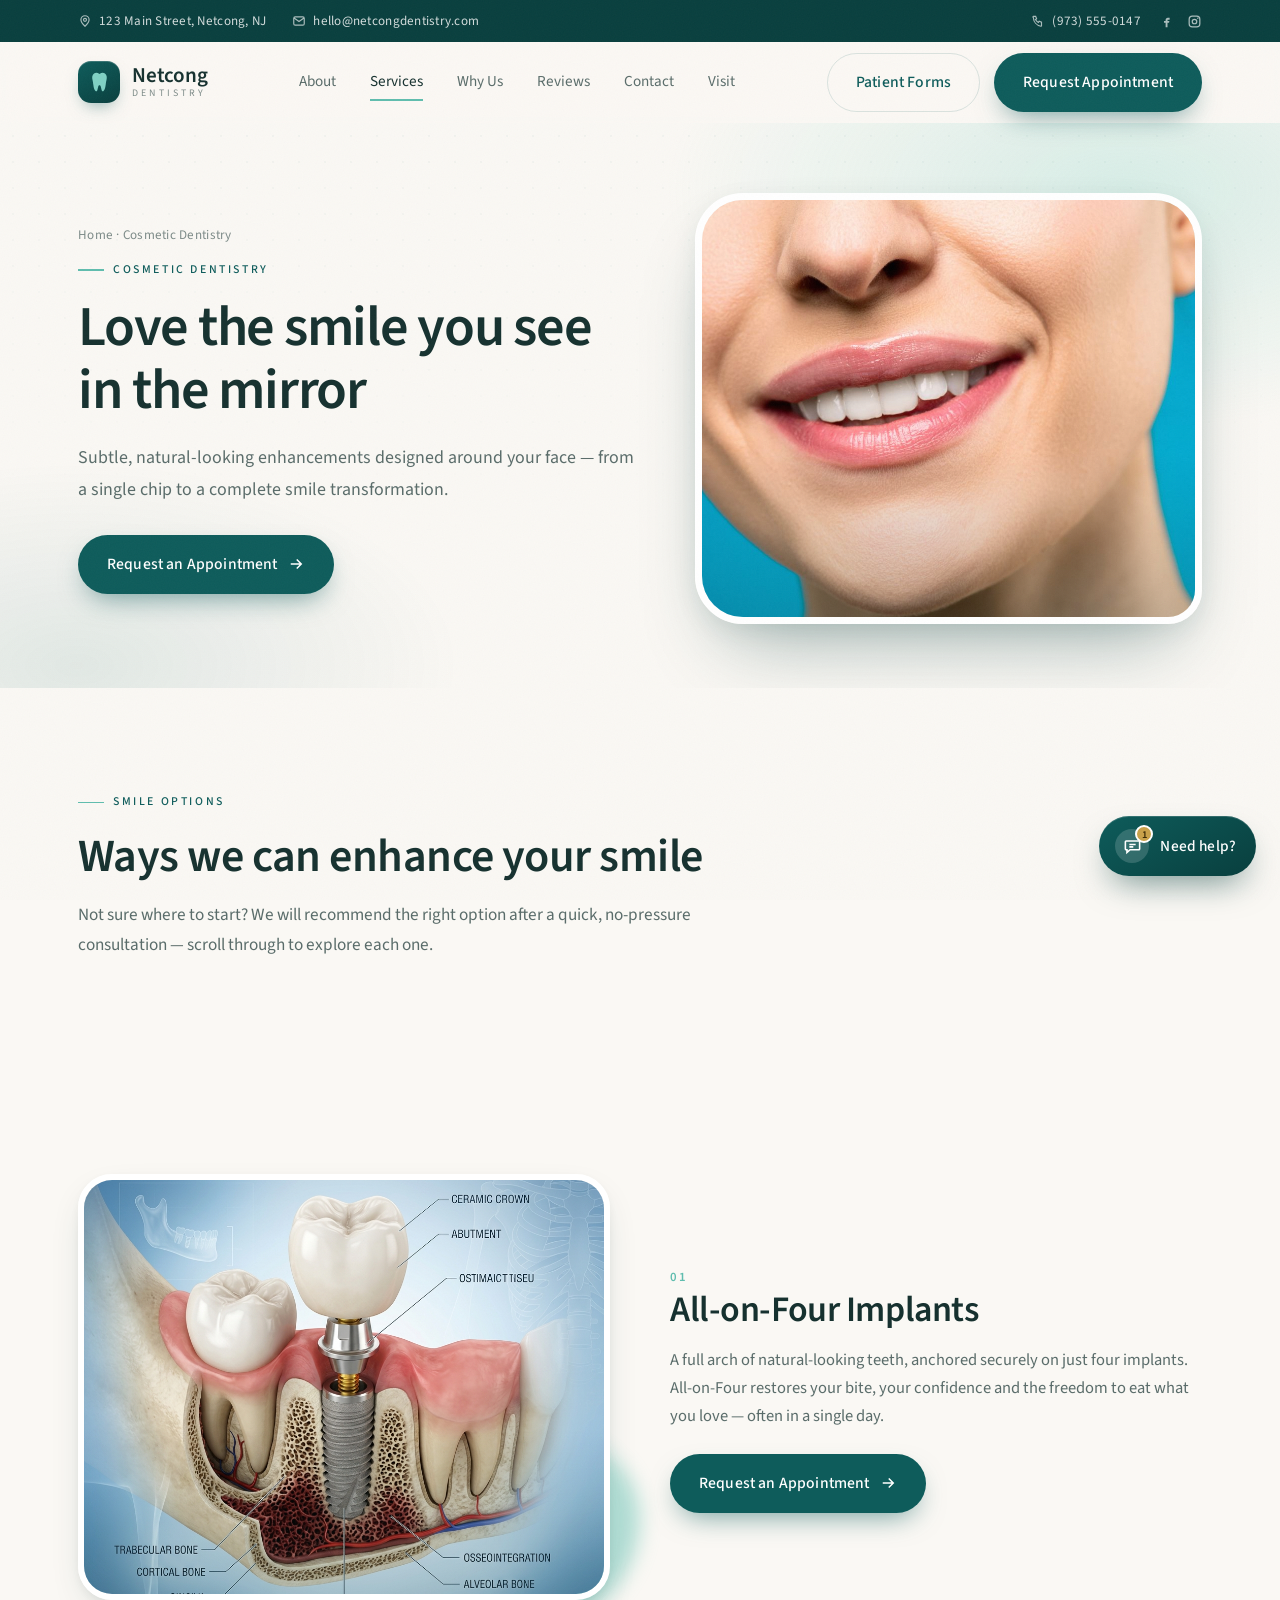
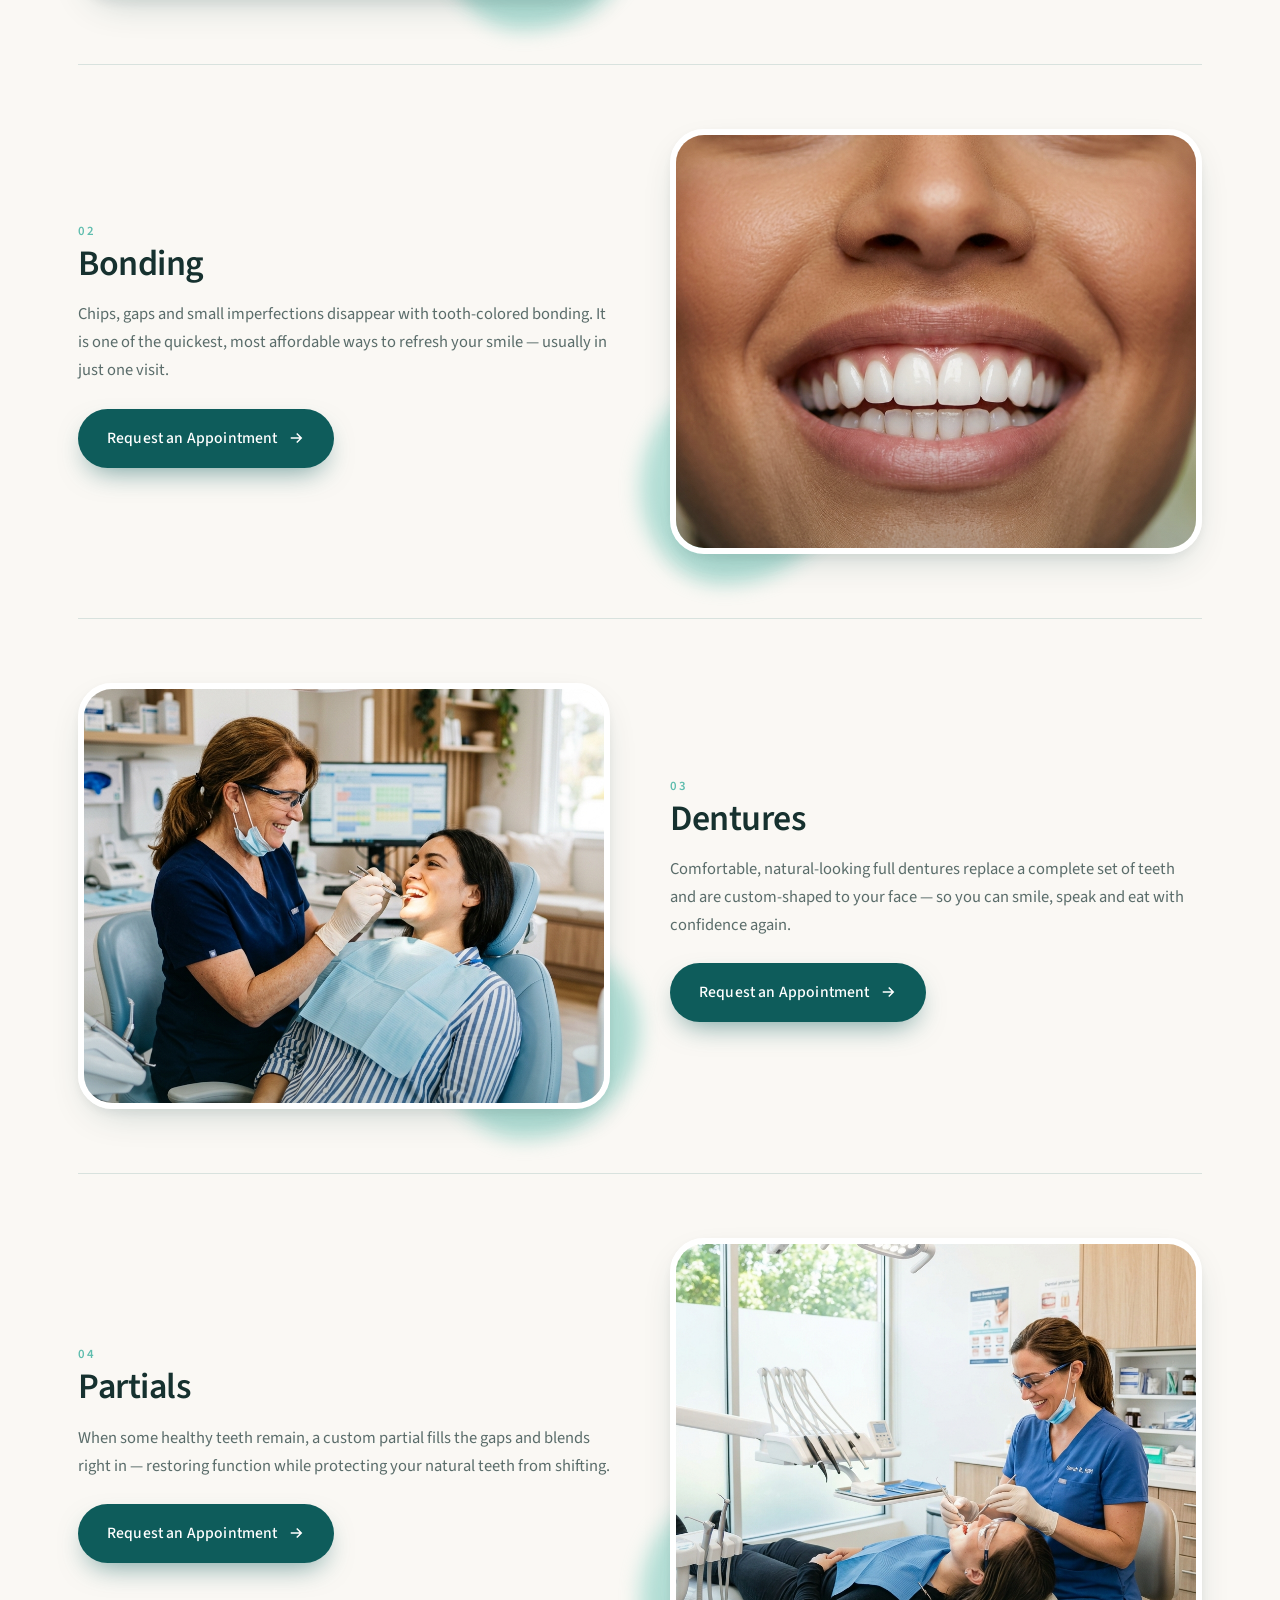
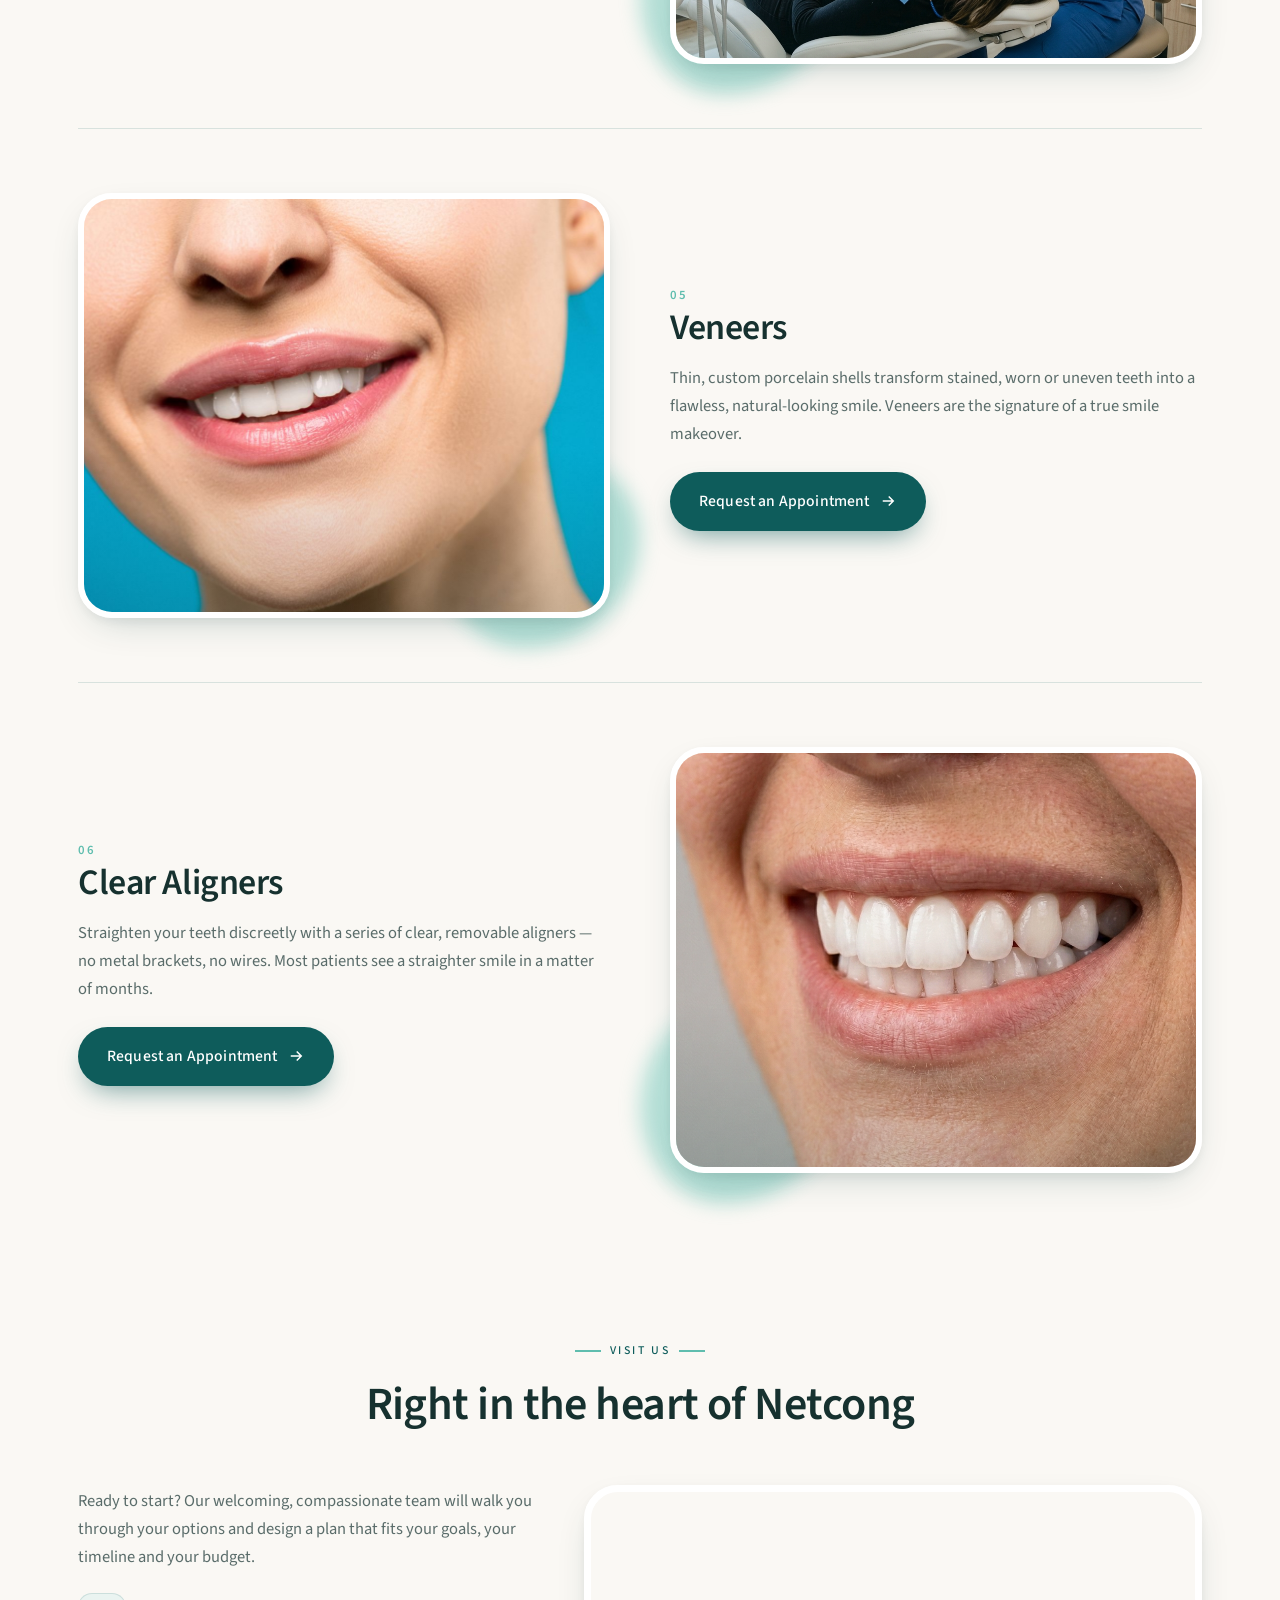
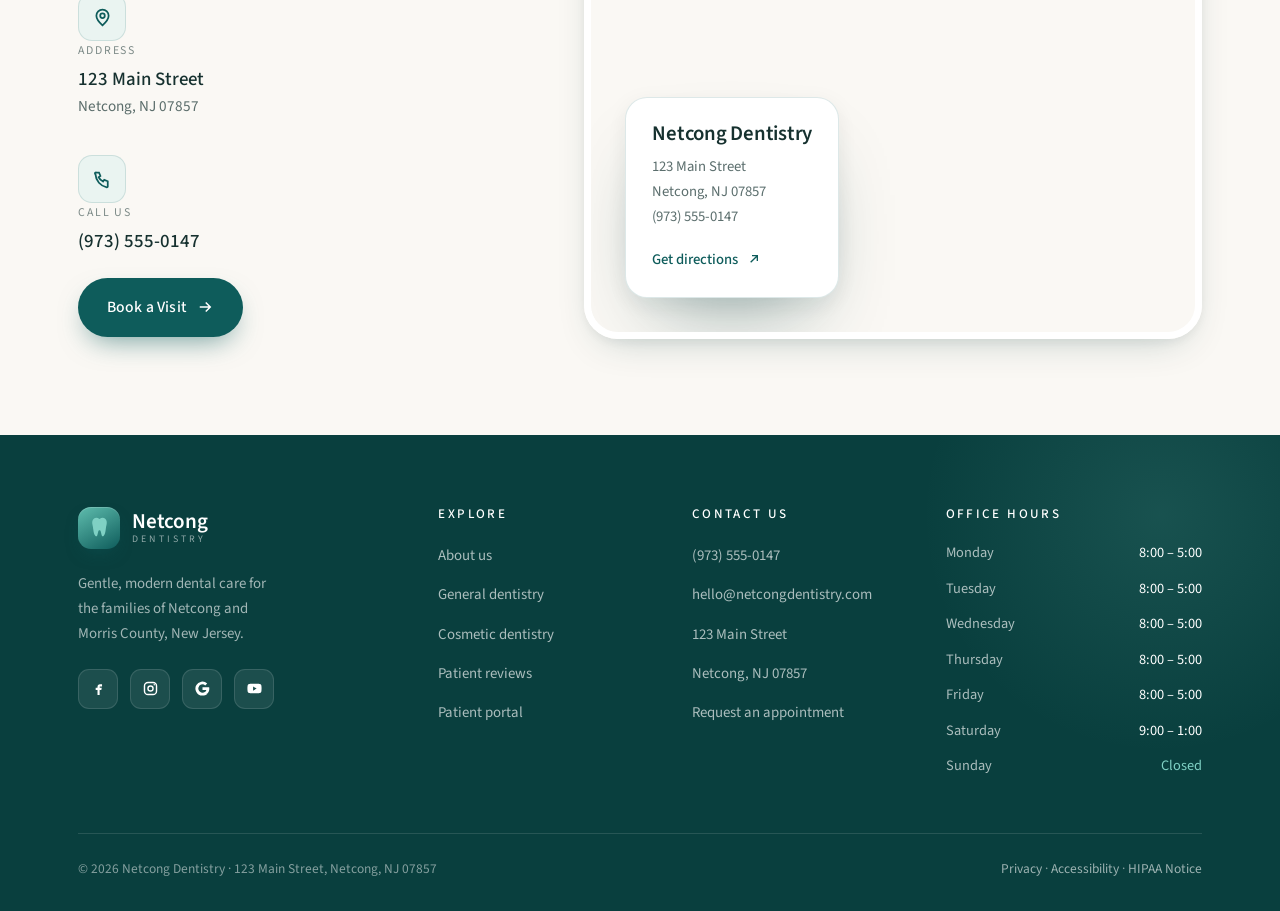
<file: netcong-dentistry/cosmetic.html>
<!DOCTYPE html>
<html lang="en">
<head>
<meta charset="UTF-8" />
<meta name="viewport" content="width=device-width, initial-scale=1.0" />
<title>Cosmetic Dentistry — Netcong Dentistry</title>
<meta name="description" content="Cosmetic dentistry at Netcong Dentistry — All-on-Four implants, bonding, dentures, partials, veneers and clear aligners in Netcong, NJ." />
<link rel="preconnect" href="https://fonts.googleapis.com" />
<link rel="preconnect" href="https://fonts.gstatic.com" crossorigin />
<link href="https://fonts.googleapis.com/css2?family=Source+Sans+3:wght@400;500;600;700&display=swap" rel="stylesheet" />
<link rel="stylesheet" href="assets/site.css" />
</head>
<body>
<div class="topbar">
  <div class="wrap">
    <div class="tb-left">
      <a href="index.html#location"><svg viewBox="0 0 24 24" fill="none" stroke="currentColor" stroke-width="2"><path d="M12 21s7-6.4 7-11a7 7 0 1 0-14 0c0 4.6 7 11 7 11Z"/><circle cx="12" cy="10" r="2.6"/></svg> 123 Main Street, Netcong, NJ</a>
      <a href="mailto:hello@netcongdentistry.com"><svg viewBox="0 0 24 24" fill="none" stroke="currentColor" stroke-width="2"><rect x="3" y="5" width="18" height="14" rx="2.5"/><path d="m3.5 7 8.5 6 8.5-6"/></svg> hello@netcongdentistry.com</a>
    </div>
    <div class="tb-right">
      <a href="tel:+19735550147"><svg viewBox="0 0 24 24" fill="none" stroke="currentColor" stroke-width="2"><path d="M5 4h3l1.6 4-2 1.4a12 12 0 0 0 5 5l1.4-2 4 1.6V20a1 1 0 0 1-1.1 1A16 16 0 0 1 4 6.1 1 1 0 0 1 5 4Z"/></svg> (973) 555-0147</a>
      <div class="tb-socials">
        <a href="#" aria-label="Facebook"><svg viewBox="0 0 24 24" fill="currentColor"><path d="M14 9h3V6h-3c-2 0-3.4 1.5-3.4 3.5V11H8v3h2.6v7h3v-7H16l.6-3h-2.9V9.6c0-.4.3-.6.7-.6Z"/></svg></a>
        <a href="#" aria-label="Instagram"><svg viewBox="0 0 24 24" fill="none" stroke="currentColor" stroke-width="2"><rect x="3.5" y="3.5" width="17" height="17" rx="5"/><circle cx="12" cy="12" r="3.6"/><circle cx="17.3" cy="6.7" r="1.1" fill="currentColor" stroke="none"/></svg></a>
      </div>
    </div>
  </div>
</div>

<header class="nav" id="nav">
  <div class="wrap">
    <a class="brand" href="index.html" aria-label="Netcong Dentistry home">
      <span class="mark"><svg viewBox="0 0 24 24" fill="currentColor"><path d="M12 3c-2-1.4-4.2-1.6-5.7-.4C4.4 4 4 6.4 4.7 9.4c.4 1.7.5 2.6.8 4.6.4 2.6.8 5.6 2.3 6.8.9.7 1.7.2 2-1 .3-1.1.6-2.6.9-3.6.2-.8.7-1.3 1.3-1.3s1.1.5 1.3 1.3c.3 1 .6 2.5.9 3.6.3 1.2 1.1 1.7 2 1 1.5-1.2 1.9-4.2 2.3-6.8.3-2 .4-2.9.8-4.6.7-3 .3-5.4-1.6-6.8C16.2 1.4 14 1.6 12 3Z"/></svg></span>
      <span class="name">Netcong<small>Dentistry</small></span>
    </a>
    <nav class="nav-links" aria-label="Primary">
      <a href="about.html">About</a>
      <a href="services.html" class="active">Services</a>
      <a href="index.html#why">Why Us</a>
      <a href="index.html#reviews">Reviews</a>
      <a href="contact.html">Contact</a>
      <a href="index.html#location">Visit</a>
    </nav>
    <div class="nav-cta">
      <a href="portal.html" class="btn btn-ghost">Patient Forms</a>
      <a href="contact.html" class="btn btn-primary">Request Appointment</a>
      <button class="burger" id="burger" aria-label="Open menu" aria-expanded="false"><span></span><span></span><span></span></button>
    </div>
  </div>
</header>

<div class="scrim" id="scrim"></div>
<aside class="mobile-menu" id="mobileMenu" aria-label="Mobile">
  <a href="about.html">About</a>
  <a href="services.html">Services</a>
  <a href="index.html#why">Why Us</a>
  <a href="index.html#reviews">Reviews</a>
  <a href="contact.html">Contact</a>
  <a href="index.html#location">Visit</a>
  <a href="portal.html" class="btn btn-ghost">Patient Portal</a>
  <a href="contact.html" class="btn btn-primary">Request Appointment</a>
</aside>

<main class="page-enter">

  <section class="page-banner has-img">
    <div class="wrap">
      <div class="pb-text">
        <p class="crumbs"><a href="index.html">Home</a> · Cosmetic Dentistry</p>
        <span class="eyebrow">Cosmetic Dentistry</span>
        <h1>Love the smile you see in the mirror</h1>
        <p class="lead">Subtle, natural-looking enhancements designed around your face — from a single chip to a complete smile transformation.</p>
        <div class="bn-cta"><a href="contact.html" class="btn btn-primary">Request an Appointment <svg viewBox="0 0 24 24" fill="none" stroke="currentColor" stroke-width="2"><path d="M5 12h14M13 6l6 6-6 6"/></svg></a></div>
      </div>
      <div class="banner-photo reveal"><img src="images/cosmetic-smile.png" alt="A bright, beautiful smile" /></div>
    </div>
  </section>

  <section class="sec-pad">
    <div class="wrap">
      <div class="sec-head reveal"><span class="eyebrow">Smile options</span><h2>Ways we can enhance your smile</h2><p class="lead">Not sure where to start? We will recommend the right option after a quick, no-pressure consultation — scroll through to explore each one.</p></div>
    </div>
  </section>

  <section class="sec-pad" style="padding-top:0">
    <div class="wrap">
      <article class="detail-row reveal" id="implants">
        <div class="dr-media"><div class="dr-blob"></div><div class="dr-photo"><img src="images/implant.png" alt="A dental implant model" loading="lazy" /></div></div>
        <div class="dr-text">
          <span class="dr-num">01</span>
          <h2>All-on-Four Implants</h2>
          <p>A full arch of natural-looking teeth, anchored securely on just four implants. All-on-Four restores your bite, your confidence and the freedom to eat what you love — often in a single day.</p>
          
          <a href="contact.html" class="btn btn-primary">Request an Appointment <svg viewBox="0 0 24 24" fill="none" stroke="currentColor" stroke-width="2"><path d="M5 12h14M13 6l6 6-6 6"/></svg></a>
        </div>
      </article>
      <article class="detail-row rev reveal" id="bonding">
        <div class="dr-media"><div class="dr-blob"></div><div class="dr-photo"><img src="images/cosmetic.png" alt="A bright modern dental room" loading="lazy" /></div></div>
        <div class="dr-text">
          <span class="dr-num">02</span>
          <h2>Bonding</h2>
          <p>Chips, gaps and small imperfections disappear with tooth-colored bonding. It is one of the quickest, most affordable ways to refresh your smile — usually in just one visit.</p>
          
          <a href="contact.html" class="btn btn-primary">Request an Appointment <svg viewBox="0 0 24 24" fill="none" stroke="currentColor" stroke-width="2"><path d="M5 12h14M13 6l6 6-6 6"/></svg></a>
        </div>
      </article>
      <article class="detail-row reveal" id="dentures">
        <div class="dr-media"><div class="dr-blob"></div><div class="dr-photo"><img src="images/exam.png" alt="A dentist with a patient" loading="lazy" /></div></div>
        <div class="dr-text">
          <span class="dr-num">03</span>
          <h2>Dentures</h2>
          <p>Comfortable, natural-looking full dentures replace a complete set of teeth and are custom-shaped to your face — so you can smile, speak and eat with confidence again.</p>
          
          <a href="contact.html" class="btn btn-primary">Request an Appointment <svg viewBox="0 0 24 24" fill="none" stroke="currentColor" stroke-width="2"><path d="M5 12h14M13 6l6 6-6 6"/></svg></a>
        </div>
      </article>
      <article class="detail-row rev reveal" id="partials">
        <div class="dr-media"><div class="dr-blob"></div><div class="dr-photo"><img src="images/cleaning2.png" alt="Dental treatment close up" loading="lazy" /></div></div>
        <div class="dr-text">
          <span class="dr-num">04</span>
          <h2>Partials</h2>
          <p>When some healthy teeth remain, a custom partial fills the gaps and blends right in — restoring function while protecting your natural teeth from shifting.</p>
          
          <a href="contact.html" class="btn btn-primary">Request an Appointment <svg viewBox="0 0 24 24" fill="none" stroke="currentColor" stroke-width="2"><path d="M5 12h14M13 6l6 6-6 6"/></svg></a>
        </div>
      </article>
      <article class="detail-row reveal" id="veneers">
        <div class="dr-media"><div class="dr-blob"></div><div class="dr-photo"><img src="images/cosmetic-smile.png" alt="A beautiful, bright smile" loading="lazy" /></div></div>
        <div class="dr-text">
          <span class="dr-num">05</span>
          <h2>Veneers</h2>
          <p>Thin, custom porcelain shells transform stained, worn or uneven teeth into a flawless, natural-looking smile. Veneers are the signature of a true smile makeover.</p>
          
          <a href="contact.html" class="btn btn-primary">Request an Appointment <svg viewBox="0 0 24 24" fill="none" stroke="currentColor" stroke-width="2"><path d="M5 12h14M13 6l6 6-6 6"/></svg></a>
        </div>
      </article>
      <article class="detail-row rev reveal" id="aligners">
        <div class="dr-media"><div class="dr-blob"></div><div class="dr-photo"><img src="images/after.png" alt="A straight, white smile" loading="lazy" /></div></div>
        <div class="dr-text">
          <span class="dr-num">06</span>
          <h2>Clear Aligners</h2>
          <p>Straighten your teeth discreetly with a series of clear, removable aligners — no metal brackets, no wires. Most patients see a straighter smile in a matter of months.</p>
          
          <a href="contact.html" class="btn btn-primary">Request an Appointment <svg viewBox="0 0 24 24" fill="none" stroke="currentColor" stroke-width="2"><path d="M5 12h14M13 6l6 6-6 6"/></svg></a>
        </div>
      </article>
    </div>
  </section>
  
  <section class="sec-pad" id="location" style="padding-top:0">
    <div class="wrap">
      <div class="sec-head center reveal"><span class="eyebrow center">Visit us</span><h2>Right in the heart of Netcong</h2></div>
      <div class="visit-grid">
        <div class="visit-text reveal">
          <p>Ready to start? Our welcoming, compassionate team will walk you through your options and design a plan that fits your goals, your timeline and your budget.</p>
          <div class="ci-item" style="border:none;padding:0 0 14px"><span class="ci-ico"><svg viewBox="0 0 24 24" fill="none" stroke="currentColor" stroke-width="2"><path d="M12 21s7-6.4 7-11a7 7 0 1 0-14 0c0 4.6 7 11 7 11Z"/><circle cx="12" cy="10" r="2.6"/></svg></span><span class="ci-tx"><small>Address</small><b>123 Main Street</b><p>Netcong, NJ 07857</p></span></div>
          <div class="ci-item" style="border:none;padding:0 0 22px"><span class="ci-ico"><svg viewBox="0 0 24 24" fill="none" stroke="currentColor" stroke-width="2"><path d="M5 4h3l1.6 4-2 1.4a12 12 0 0 0 5 5l1.4-2 4 1.6V20a1 1 0 0 1-1.1 1A16 16 0 0 1 4 6.1 1 1 0 0 1 5 4Z"/></svg></span><span class="ci-tx"><small>Call us</small><b>(973) 555-0147</b></span></div>
          <a href="contact.html" class="btn btn-primary">Book a Visit <svg viewBox="0 0 24 24" fill="none" stroke="currentColor" stroke-width="2"><path d="M5 12h14M13 6l6 6-6 6"/></svg></a>
        </div>
        <div class="map-card reveal">
  <iframe title="Map showing Netcong Dentistry in Netcong, New Jersey" src="https://www.google.com/maps?q=Netcong,+NJ+07857&output=embed" loading="lazy" referrerpolicy="no-referrer-when-downgrade"></iframe>
  <div class="map-float">
    <h3>Netcong Dentistry</h3>
    <p>123 Main Street<br>Netcong, NJ 07857<br>(973) 555-0147</p>
    <a class="dir" href="https://www.google.com/maps/dir/?api=1&destination=Netcong,NJ+07857" target="_blank" rel="noopener">Get directions <svg viewBox="0 0 24 24" fill="none" stroke="currentColor" stroke-width="2"><path d="M7 17 17 7M9 7h8v8"/></svg></a>
  </div>
</div>
      </div>
    </div>
  </section>

</main>

<footer>
  <div class="wrap">
    <div class="foot-grid">
      <div class="foot-brand">
        <a class="brand" href="index.html">
          <span class="mark"><svg viewBox="0 0 24 24" fill="currentColor"><path d="M12 3c-2-1.4-4.2-1.6-5.7-.4C4.4 4 4 6.4 4.7 9.4c.4 1.7.5 2.6.8 4.6.4 2.6.8 5.6 2.3 6.8.9.7 1.7.2 2-1 .3-1.1.6-2.6.9-3.6.2-.8.7-1.3 1.3-1.3s1.1.5 1.3 1.3c.3 1 .6 2.5.9 3.6.3 1.2 1.1 1.7 2 1 1.5-1.2 1.9-4.2 2.3-6.8.3-2 .4-2.9.8-4.6.7-3 .3-5.4-1.6-6.8C16.2 1.4 14 1.6 12 3Z"/></svg></span>
          <span class="name" style="color:#fff">Netcong<small style="color:rgba(255,255,255,.55)">Dentistry</small></span>
        </a>
        <p>Gentle, modern dental care for the families of Netcong and Morris County, New Jersey.</p>
        <div class="foot-socials">
          <a href="#" aria-label="Facebook"><svg viewBox="0 0 24 24" fill="currentColor"><path d="M14 9h3V6h-3c-2 0-3.4 1.5-3.4 3.5V11H8v3h2.6v7h3v-7H16l.6-3h-2.9V9.6c0-.4.3-.6.7-.6Z"/></svg></a>
          <a href="#" aria-label="Instagram"><svg viewBox="0 0 24 24" fill="none" stroke="currentColor" stroke-width="2"><rect x="3.5" y="3.5" width="17" height="17" rx="5"/><circle cx="12" cy="12" r="3.6"/><circle cx="17.3" cy="6.7" r="1.1" fill="currentColor" stroke="none"/></svg></a>
          <a href="#" aria-label="Google reviews"><svg viewBox="0 0 24 24" fill="currentColor"><path d="M21.6 12.2c0-.7-.1-1.3-.2-2H12v3.8h5.4c-.2 1.2-.9 2.3-2 3v2.5h3.2c1.9-1.7 3-4.3 3-7.3Z"/><path d="M12 22c2.7 0 5-.9 6.6-2.4l-3.2-2.5c-.9.6-2 .9-3.4.9-2.6 0-4.8-1.7-5.6-4.1H3.1v2.6A10 10 0 0 0 12 22Z"/><path d="M6.4 13.9a6 6 0 0 1 0-3.8V7.5H3.1a10 10 0 0 0 0 9l3.3-2.6Z"/><path d="M12 6.1c1.5 0 2.8.5 3.8 1.5l2.8-2.8A10 10 0 0 0 3.1 7.5l3.3 2.6C7.2 7.8 9.4 6.1 12 6.1Z"/></svg></a>
          <a href="#" aria-label="YouTube"><svg viewBox="0 0 24 24" fill="currentColor"><path d="M22 12s0-3.1-.4-4.5a2.6 2.6 0 0 0-1.8-1.8C18.4 5.3 12 5.3 12 5.3s-6.4 0-7.8.4A2.6 2.6 0 0 0 2.4 7.5C2 8.9 2 12 2 12s0 3.1.4 4.5a2.6 2.6 0 0 0 1.8 1.8c1.4.4 7.8.4 7.8.4s6.4 0 7.8-.4a2.6 2.6 0 0 0 1.8-1.8C22 15.1 22 12 22 12ZM10 15V9l5 3-5 3Z"/></svg></a>
        </div>
      </div>
      <div>
        <h4>Explore</h4>
        <ul>
          <li><a href="about.html">About us</a></li>
          <li><a href="services.html">General dentistry</a></li>
          <li><a href="cosmetic.html">Cosmetic dentistry</a></li>
          <li><a href="index.html#reviews">Patient reviews</a></li>
          <li><a href="portal.html">Patient portal</a></li>
        </ul>
      </div>
      <div>
        <h4>Contact Us</h4>
        <ul>
          <li><a href="tel:+19735550147">(973) 555-0147</a></li>
          <li><a href="mailto:hello@netcongdentistry.com">hello@netcongdentistry.com</a></li>
          <li><a href="index.html#location">123 Main Street</a></li>
          <li><a href="index.html#location">Netcong, NJ 07857</a></li>
          <li><a href="contact.html">Request an appointment</a></li>
        </ul>
      </div>
      <div>
        <h4>Office Hours</h4>
        <ul class="foot-hours">
          <li><span>Monday</span><span>8:00 – 5:00</span></li>
          <li><span>Tuesday</span><span>8:00 – 5:00</span></li>
          <li><span>Wednesday</span><span>8:00 – 5:00</span></li>
          <li><span>Thursday</span><span>8:00 – 5:00</span></li>
          <li><span>Friday</span><span>8:00 – 5:00</span></li>
          <li><span>Saturday</span><span>9:00 – 1:00</span></li>
          <li class="closed"><span>Sunday</span><span>Closed</span></li>
        </ul>
      </div>
    </div>
    <div class="foot-bottom">
      <span>© 2026 Netcong Dentistry · 123 Main Street, Netcong, NJ 07857</span>
      <span><a href="#">Privacy</a> · <a href="#">Accessibility</a> · <a href="#">HIPAA Notice</a></span>
    </div>
  </div>
</footer>

<button class="to-top" id="toTop" aria-label="Scroll back to top">
  <svg viewBox="0 0 24 24" fill="none" stroke="currentColor" stroke-width="2.2"><path d="M12 19V6M6 12l6-6 6 6"/></svg>
</button>

<button class="chat-launcher" id="chatLauncher" aria-label="Open help chat" aria-expanded="false">
  <span class="cl-ico">
    <svg viewBox="0 0 24 24" fill="none" stroke="currentColor" stroke-width="2"><path d="M4 5h16a1 1 0 0 1 1 1v9a1 1 0 0 1-1 1H9l-4 3.5V16H4a1 1 0 0 1-1-1V6a1 1 0 0 1 1-1Z"/><path d="M8 9.5h8M8 12.5h5"/></svg>
    <span class="cl-badge">1</span>
  </span>
  <span>Need help?</span>
</button>

<section class="chat-panel" id="chatPanel" aria-label="Help and contact" role="dialog" aria-modal="false">
  <div class="chat-head">
    <span class="ch-av"><svg viewBox="0 0 24 24" fill="currentColor"><path d="M12 3c-2-1.4-4.2-1.6-5.7-.4C4.4 4 4 6.4 4.7 9.4c.4 1.7.5 2.6.8 4.6.4 2.6.8 5.6 2.3 6.8.9.7 1.7.2 2-1 .3-1.1.6-2.6.9-3.6.2-.8.7-1.3 1.3-1.3s1.1.5 1.3 1.3c.3 1 .6 2.5.9 3.6.3 1.2 1.1 1.7 2 1 1.5-1.2 1.9-4.2 2.3-6.8.3-2 .4-2.9.8-4.6.7-3 .3-5.4-1.6-6.8C16.2 1.4 14 1.6 12 3Z"/></svg></span>
    <div class="ch-tx"><b>Netcong Dental Care</b><small>We typically reply in minutes</small></div>
    <button class="chat-close" id="chatClose" aria-label="Close chat"><svg viewBox="0 0 24 24" fill="none" stroke="currentColor" stroke-width="2.2"><path d="M6 6l12 12M18 6 6 18"/></svg></button>
  </div>
  <div class="chat-body">
    <div class="chat-bubble">👋 Hi there! <b>How can we help?</b> Leave a message and our team will get right back to you — or reach us by email anytime.</div>
    <form class="chat-form js-validate" novalidate>
      <div class="field"><label for="cName">Your name</label><input id="cName" type="text" placeholder="Jane Doe" required /><span class="err">Please enter your name.</span></div>
      <div class="field"><label for="cEmail">Email</label><input id="cEmail" type="email" placeholder="jane@email.com" required /><span class="err">Please enter a valid email.</span></div>
      <div class="field"><label for="cMsg">How can we help?</label><textarea id="cMsg" placeholder="I'd like to ask about…" required></textarea><span class="err">Please add a short message.</span></div>
      <button type="submit" class="btn btn-primary">Send message <svg viewBox="0 0 24 24" fill="none" stroke="currentColor" stroke-width="2"><path d="m4 12 16-8-6 16-3-6-7-2Z"/></svg></button>
    </form>
    <p class="chat-alt">Prefer email? <a href="mailto:hello@netcongdentistry.com">hello@netcongdentistry.com</a></p>
    <div class="chat-sent" id="chatSent">
      <div class="chk"><svg viewBox="0 0 24 24" fill="none" stroke="currentColor" stroke-width="2.2"><path d="M20 7 9.5 17.5 4 12"/></svg></div>
      <b>Message sent!</b>
      <p>Thanks for reaching out — we'll reply by email shortly. For anything urgent, call <b>(973) 555-0147</b>.</p>
    </div>
  </div>
</section>

<script src="assets/site.js" defer></script>
</body>
</html>
</file>
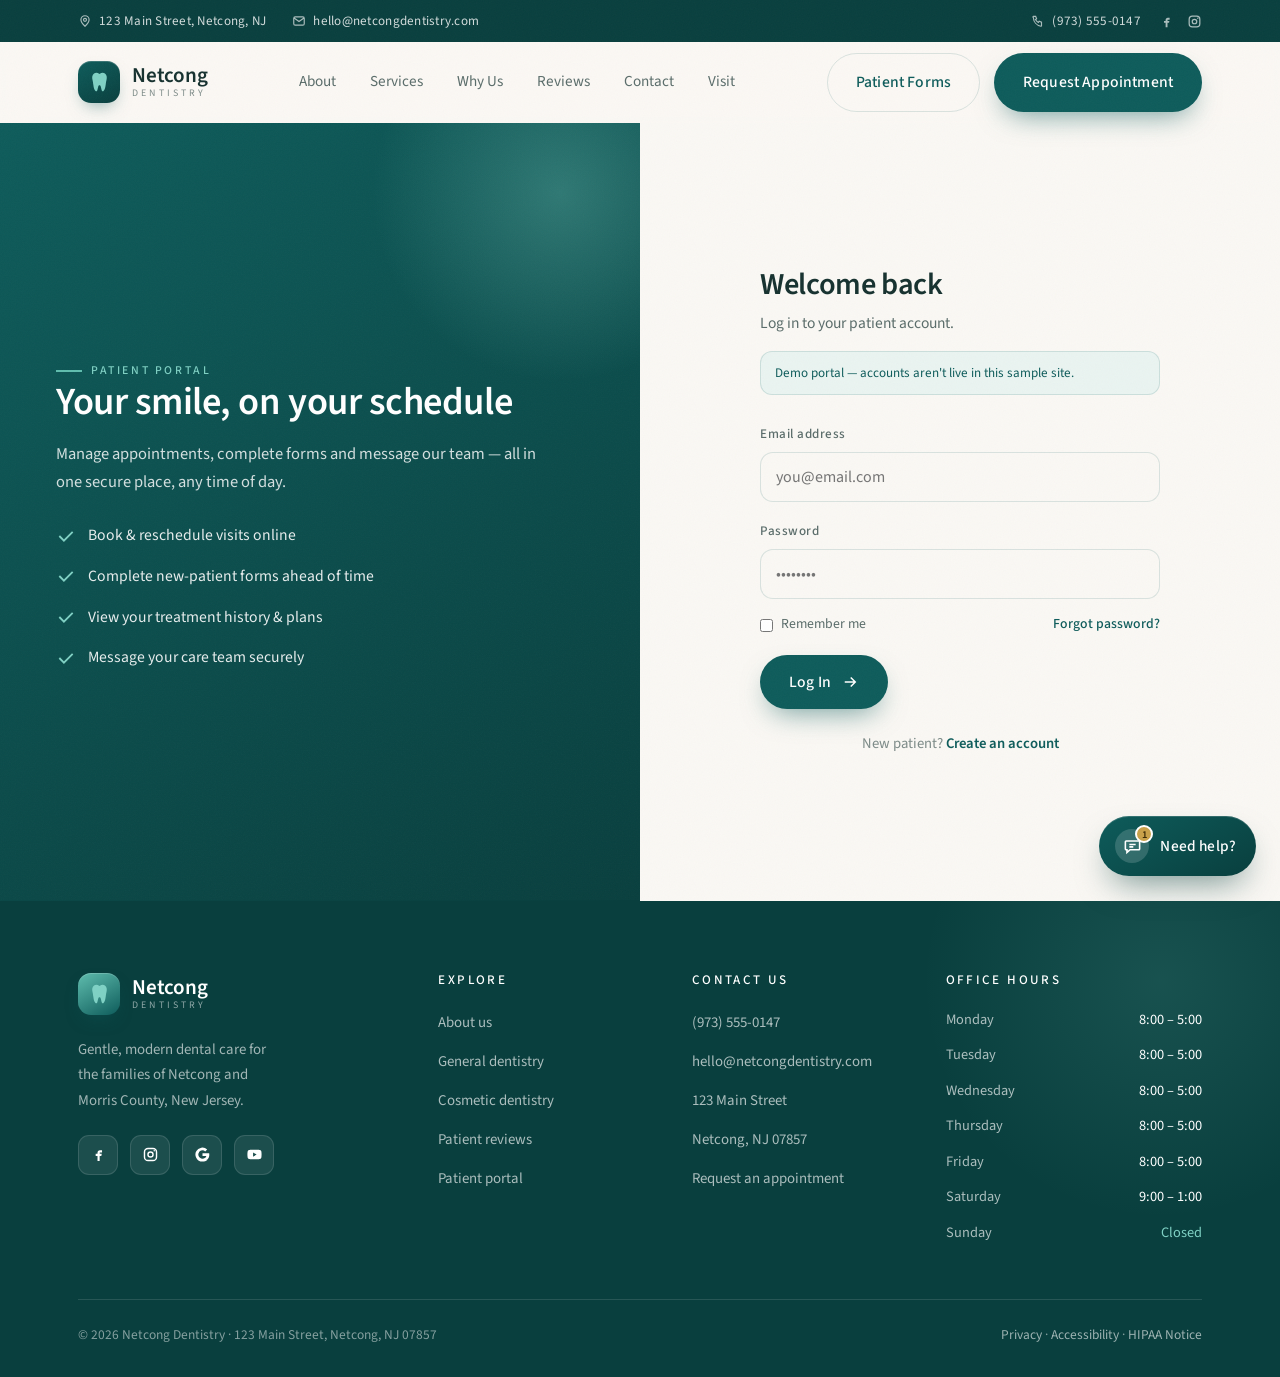
<file: netcong-dentistry/portal.html>
<!DOCTYPE html>
<html lang="en">
<head>
<meta charset="UTF-8" />
<meta name="viewport" content="width=device-width, initial-scale=1.0" />
<title>Patient Portal — Netcong Dentistry</title>
<meta name="description" content="Log in to the Netcong Dentistry patient portal to manage appointments, forms and treatment plans." />
<link rel="preconnect" href="https://fonts.googleapis.com" />
<link rel="preconnect" href="https://fonts.gstatic.com" crossorigin />
<link href="https://fonts.googleapis.com/css2?family=Source+Sans+3:wght@400;500;600;700&display=swap" rel="stylesheet" />
<link rel="stylesheet" href="assets/site.css" />
</head>
<body>
<div class="topbar">
  <div class="wrap">
    <div class="tb-left">
      <a href="index.html#location"><svg viewBox="0 0 24 24" fill="none" stroke="currentColor" stroke-width="2"><path d="M12 21s7-6.4 7-11a7 7 0 1 0-14 0c0 4.6 7 11 7 11Z"/><circle cx="12" cy="10" r="2.6"/></svg> 123 Main Street, Netcong, NJ</a>
      <a href="mailto:hello@netcongdentistry.com"><svg viewBox="0 0 24 24" fill="none" stroke="currentColor" stroke-width="2"><rect x="3" y="5" width="18" height="14" rx="2.5"/><path d="m3.5 7 8.5 6 8.5-6"/></svg> hello@netcongdentistry.com</a>
    </div>
    <div class="tb-right">
      <a href="tel:+19735550147"><svg viewBox="0 0 24 24" fill="none" stroke="currentColor" stroke-width="2"><path d="M5 4h3l1.6 4-2 1.4a12 12 0 0 0 5 5l1.4-2 4 1.6V20a1 1 0 0 1-1.1 1A16 16 0 0 1 4 6.1 1 1 0 0 1 5 4Z"/></svg> (973) 555-0147</a>
      <div class="tb-socials">
        <a href="#" aria-label="Facebook"><svg viewBox="0 0 24 24" fill="currentColor"><path d="M14 9h3V6h-3c-2 0-3.4 1.5-3.4 3.5V11H8v3h2.6v7h3v-7H16l.6-3h-2.9V9.6c0-.4.3-.6.7-.6Z"/></svg></a>
        <a href="#" aria-label="Instagram"><svg viewBox="0 0 24 24" fill="none" stroke="currentColor" stroke-width="2"><rect x="3.5" y="3.5" width="17" height="17" rx="5"/><circle cx="12" cy="12" r="3.6"/><circle cx="17.3" cy="6.7" r="1.1" fill="currentColor" stroke="none"/></svg></a>
      </div>
    </div>
  </div>
</div>

<header class="nav" id="nav">
  <div class="wrap">
    <a class="brand" href="index.html" aria-label="Netcong Dentistry home">
      <span class="mark"><svg viewBox="0 0 24 24" fill="currentColor"><path d="M12 3c-2-1.4-4.2-1.6-5.7-.4C4.4 4 4 6.4 4.7 9.4c.4 1.7.5 2.6.8 4.6.4 2.6.8 5.6 2.3 6.8.9.7 1.7.2 2-1 .3-1.1.6-2.6.9-3.6.2-.8.7-1.3 1.3-1.3s1.1.5 1.3 1.3c.3 1 .6 2.5.9 3.6.3 1.2 1.1 1.7 2 1 1.5-1.2 1.9-4.2 2.3-6.8.3-2 .4-2.9.8-4.6.7-3 .3-5.4-1.6-6.8C16.2 1.4 14 1.6 12 3Z"/></svg></span>
      <span class="name">Netcong<small>Dentistry</small></span>
    </a>
    <nav class="nav-links" aria-label="Primary">
      <a href="about.html">About</a>
      <a href="services.html">Services</a>
      <a href="index.html#why">Why Us</a>
      <a href="index.html#reviews">Reviews</a>
      <a href="contact.html">Contact</a>
      <a href="index.html#location">Visit</a>
    </nav>
    <div class="nav-cta">
      <a href="portal.html" class="btn btn-ghost">Patient Forms</a>
      <a href="contact.html" class="btn btn-primary">Request Appointment</a>
      <button class="burger" id="burger" aria-label="Open menu" aria-expanded="false"><span></span><span></span><span></span></button>
    </div>
  </div>
</header>

<div class="scrim" id="scrim"></div>
<aside class="mobile-menu" id="mobileMenu" aria-label="Mobile">
  <a href="about.html">About</a>
  <a href="services.html">Services</a>
  <a href="index.html#why">Why Us</a>
  <a href="index.html#reviews">Reviews</a>
  <a href="contact.html">Contact</a>
  <a href="index.html#location">Visit</a>
  <a href="portal.html" class="btn btn-ghost">Patient Portal</a>
  <a href="contact.html" class="btn btn-primary">Request Appointment</a>
</aside>

<main class="page-enter">

  <section class="auth">
    <div class="auth-aside">
      <div class="aa-in">
        <span class="eyebrow" style="color:var(--accent)">Patient Portal</span>
        <h2>Your smile, on your schedule</h2>
        <p>Manage appointments, complete forms and message our team — all in one secure place, any time of day.</p>
        <ul class="aa-list">
          <li><svg viewBox="0 0 24 24" fill="none" stroke="currentColor" stroke-width="2.2"><path d="M20 7 9.5 17.5 4 12"/></svg> Book &amp; reschedule visits online</li>
          <li><svg viewBox="0 0 24 24" fill="none" stroke="currentColor" stroke-width="2.2"><path d="M20 7 9.5 17.5 4 12"/></svg> Complete new-patient forms ahead of time</li>
          <li><svg viewBox="0 0 24 24" fill="none" stroke="currentColor" stroke-width="2.2"><path d="M20 7 9.5 17.5 4 12"/></svg> View your treatment history &amp; plans</li>
          <li><svg viewBox="0 0 24 24" fill="none" stroke="currentColor" stroke-width="2.2"><path d="M20 7 9.5 17.5 4 12"/></svg> Message your care team securely</li>
        </ul>
      </div>
    </div>
    <div class="auth-main">
      <div class="login-card">
        <div class="lc-head">
          <h1>Welcome back</h1>
          <p>Log in to your patient account.</p>
          <div class="demo-note">Demo portal — accounts aren't live in this sample site.</div>
        </div>
        <form class="js-validate" novalidate>
          <div class="field"><label for="pEmail">Email address</label><input id="pEmail" type="email" placeholder="you@email.com" required /><span class="err">Enter a valid email.</span></div>
          <div class="field"><label for="pPass">Password</label><input id="pPass" type="password" placeholder="••••••••" required /><span class="err">Enter your password.</span></div>
          <div class="lc-row">
            <label><input type="checkbox" /> Remember me</label>
            <a href="#">Forgot password?</a>
          </div>
          <button type="submit" class="btn btn-primary">Log In <svg viewBox="0 0 24 24" fill="none" stroke="currentColor" stroke-width="2"><path d="M5 12h14M13 6l6 6-6 6"/></svg></button>
        </form>
        <div class="form-success">
          <div class="chk"><svg viewBox="0 0 24 24" fill="none" stroke="currentColor" stroke-width="2.2"><path d="M20 7 9.5 17.5 4 12"/></svg></div>
          <h3>You're in!</h3>
          <p>This is a demo portal, so there's no live dashboard yet — but on a real site you'd land on your appointments here.</p>
        </div>
        <p class="lc-foot">New patient? <a href="contact.html">Create an account</a></p>
      </div>
    </div>
  </section>

</main>

<footer>
  <div class="wrap">
    <div class="foot-grid">
      <div class="foot-brand">
        <a class="brand" href="index.html">
          <span class="mark"><svg viewBox="0 0 24 24" fill="currentColor"><path d="M12 3c-2-1.4-4.2-1.6-5.7-.4C4.4 4 4 6.4 4.7 9.4c.4 1.7.5 2.6.8 4.6.4 2.6.8 5.6 2.3 6.8.9.7 1.7.2 2-1 .3-1.1.6-2.6.9-3.6.2-.8.7-1.3 1.3-1.3s1.1.5 1.3 1.3c.3 1 .6 2.5.9 3.6.3 1.2 1.1 1.7 2 1 1.5-1.2 1.9-4.2 2.3-6.8.3-2 .4-2.9.8-4.6.7-3 .3-5.4-1.6-6.8C16.2 1.4 14 1.6 12 3Z"/></svg></span>
          <span class="name" style="color:#fff">Netcong<small style="color:rgba(255,255,255,.55)">Dentistry</small></span>
        </a>
        <p>Gentle, modern dental care for the families of Netcong and Morris County, New Jersey.</p>
        <div class="foot-socials">
          <a href="#" aria-label="Facebook"><svg viewBox="0 0 24 24" fill="currentColor"><path d="M14 9h3V6h-3c-2 0-3.4 1.5-3.4 3.5V11H8v3h2.6v7h3v-7H16l.6-3h-2.9V9.6c0-.4.3-.6.7-.6Z"/></svg></a>
          <a href="#" aria-label="Instagram"><svg viewBox="0 0 24 24" fill="none" stroke="currentColor" stroke-width="2"><rect x="3.5" y="3.5" width="17" height="17" rx="5"/><circle cx="12" cy="12" r="3.6"/><circle cx="17.3" cy="6.7" r="1.1" fill="currentColor" stroke="none"/></svg></a>
          <a href="#" aria-label="Google reviews"><svg viewBox="0 0 24 24" fill="currentColor"><path d="M21.6 12.2c0-.7-.1-1.3-.2-2H12v3.8h5.4c-.2 1.2-.9 2.3-2 3v2.5h3.2c1.9-1.7 3-4.3 3-7.3Z"/><path d="M12 22c2.7 0 5-.9 6.6-2.4l-3.2-2.5c-.9.6-2 .9-3.4.9-2.6 0-4.8-1.7-5.6-4.1H3.1v2.6A10 10 0 0 0 12 22Z"/><path d="M6.4 13.9a6 6 0 0 1 0-3.8V7.5H3.1a10 10 0 0 0 0 9l3.3-2.6Z"/><path d="M12 6.1c1.5 0 2.8.5 3.8 1.5l2.8-2.8A10 10 0 0 0 3.1 7.5l3.3 2.6C7.2 7.8 9.4 6.1 12 6.1Z"/></svg></a>
          <a href="#" aria-label="YouTube"><svg viewBox="0 0 24 24" fill="currentColor"><path d="M22 12s0-3.1-.4-4.5a2.6 2.6 0 0 0-1.8-1.8C18.4 5.3 12 5.3 12 5.3s-6.4 0-7.8.4A2.6 2.6 0 0 0 2.4 7.5C2 8.9 2 12 2 12s0 3.1.4 4.5a2.6 2.6 0 0 0 1.8 1.8c1.4.4 7.8.4 7.8.4s6.4 0 7.8-.4a2.6 2.6 0 0 0 1.8-1.8C22 15.1 22 12 22 12ZM10 15V9l5 3-5 3Z"/></svg></a>
        </div>
      </div>
      <div>
        <h4>Explore</h4>
        <ul>
          <li><a href="about.html">About us</a></li>
          <li><a href="services.html">General dentistry</a></li>
          <li><a href="cosmetic.html">Cosmetic dentistry</a></li>
          <li><a href="index.html#reviews">Patient reviews</a></li>
          <li><a href="portal.html">Patient portal</a></li>
        </ul>
      </div>
      <div>
        <h4>Contact Us</h4>
        <ul>
          <li><a href="tel:+19735550147">(973) 555-0147</a></li>
          <li><a href="mailto:hello@netcongdentistry.com">hello@netcongdentistry.com</a></li>
          <li><a href="index.html#location">123 Main Street</a></li>
          <li><a href="index.html#location">Netcong, NJ 07857</a></li>
          <li><a href="contact.html">Request an appointment</a></li>
        </ul>
      </div>
      <div>
        <h4>Office Hours</h4>
        <ul class="foot-hours">
          <li><span>Monday</span><span>8:00 – 5:00</span></li>
          <li><span>Tuesday</span><span>8:00 – 5:00</span></li>
          <li><span>Wednesday</span><span>8:00 – 5:00</span></li>
          <li><span>Thursday</span><span>8:00 – 5:00</span></li>
          <li><span>Friday</span><span>8:00 – 5:00</span></li>
          <li><span>Saturday</span><span>9:00 – 1:00</span></li>
          <li class="closed"><span>Sunday</span><span>Closed</span></li>
        </ul>
      </div>
    </div>
    <div class="foot-bottom">
      <span>© 2026 Netcong Dentistry · 123 Main Street, Netcong, NJ 07857</span>
      <span><a href="#">Privacy</a> · <a href="#">Accessibility</a> · <a href="#">HIPAA Notice</a></span>
    </div>
  </div>
</footer>

<button class="to-top" id="toTop" aria-label="Scroll back to top">
  <svg viewBox="0 0 24 24" fill="none" stroke="currentColor" stroke-width="2.2"><path d="M12 19V6M6 12l6-6 6 6"/></svg>
</button>

<button class="chat-launcher" id="chatLauncher" aria-label="Open help chat" aria-expanded="false">
  <span class="cl-ico">
    <svg viewBox="0 0 24 24" fill="none" stroke="currentColor" stroke-width="2"><path d="M4 5h16a1 1 0 0 1 1 1v9a1 1 0 0 1-1 1H9l-4 3.5V16H4a1 1 0 0 1-1-1V6a1 1 0 0 1 1-1Z"/><path d="M8 9.5h8M8 12.5h5"/></svg>
    <span class="cl-badge">1</span>
  </span>
  <span>Need help?</span>
</button>

<section class="chat-panel" id="chatPanel" aria-label="Help and contact" role="dialog" aria-modal="false">
  <div class="chat-head">
    <span class="ch-av"><svg viewBox="0 0 24 24" fill="currentColor"><path d="M12 3c-2-1.4-4.2-1.6-5.7-.4C4.4 4 4 6.4 4.7 9.4c.4 1.7.5 2.6.8 4.6.4 2.6.8 5.6 2.3 6.8.9.7 1.7.2 2-1 .3-1.1.6-2.6.9-3.6.2-.8.7-1.3 1.3-1.3s1.1.5 1.3 1.3c.3 1 .6 2.5.9 3.6.3 1.2 1.1 1.7 2 1 1.5-1.2 1.9-4.2 2.3-6.8.3-2 .4-2.9.8-4.6.7-3 .3-5.4-1.6-6.8C16.2 1.4 14 1.6 12 3Z"/></svg></span>
    <div class="ch-tx"><b>Netcong Dental Care</b><small>We typically reply in minutes</small></div>
    <button class="chat-close" id="chatClose" aria-label="Close chat"><svg viewBox="0 0 24 24" fill="none" stroke="currentColor" stroke-width="2.2"><path d="M6 6l12 12M18 6 6 18"/></svg></button>
  </div>
  <div class="chat-body">
    <div class="chat-bubble">👋 Hi there! <b>How can we help?</b> Leave a message and our team will get right back to you — or reach us by email anytime.</div>
    <form class="chat-form js-validate" novalidate>
      <div class="field"><label for="cName">Your name</label><input id="cName" type="text" placeholder="Jane Doe" required /><span class="err">Please enter your name.</span></div>
      <div class="field"><label for="cEmail">Email</label><input id="cEmail" type="email" placeholder="jane@email.com" required /><span class="err">Please enter a valid email.</span></div>
      <div class="field"><label for="cMsg">How can we help?</label><textarea id="cMsg" placeholder="I'd like to ask about…" required></textarea><span class="err">Please add a short message.</span></div>
      <button type="submit" class="btn btn-primary">Send message <svg viewBox="0 0 24 24" fill="none" stroke="currentColor" stroke-width="2"><path d="m4 12 16-8-6 16-3-6-7-2Z"/></svg></button>
    </form>
    <p class="chat-alt">Prefer email? <a href="mailto:hello@netcongdentistry.com">hello@netcongdentistry.com</a></p>
    <div class="chat-sent" id="chatSent">
      <div class="chk"><svg viewBox="0 0 24 24" fill="none" stroke="currentColor" stroke-width="2.2"><path d="M20 7 9.5 17.5 4 12"/></svg></div>
      <b>Message sent!</b>
      <p>Thanks for reaching out — we'll reply by email shortly. For anything urgent, call <b>(973) 555-0147</b>.</p>
    </div>
  </div>
</section>

<script src="assets/site.js" defer></script>
</body>
</html>
</file>
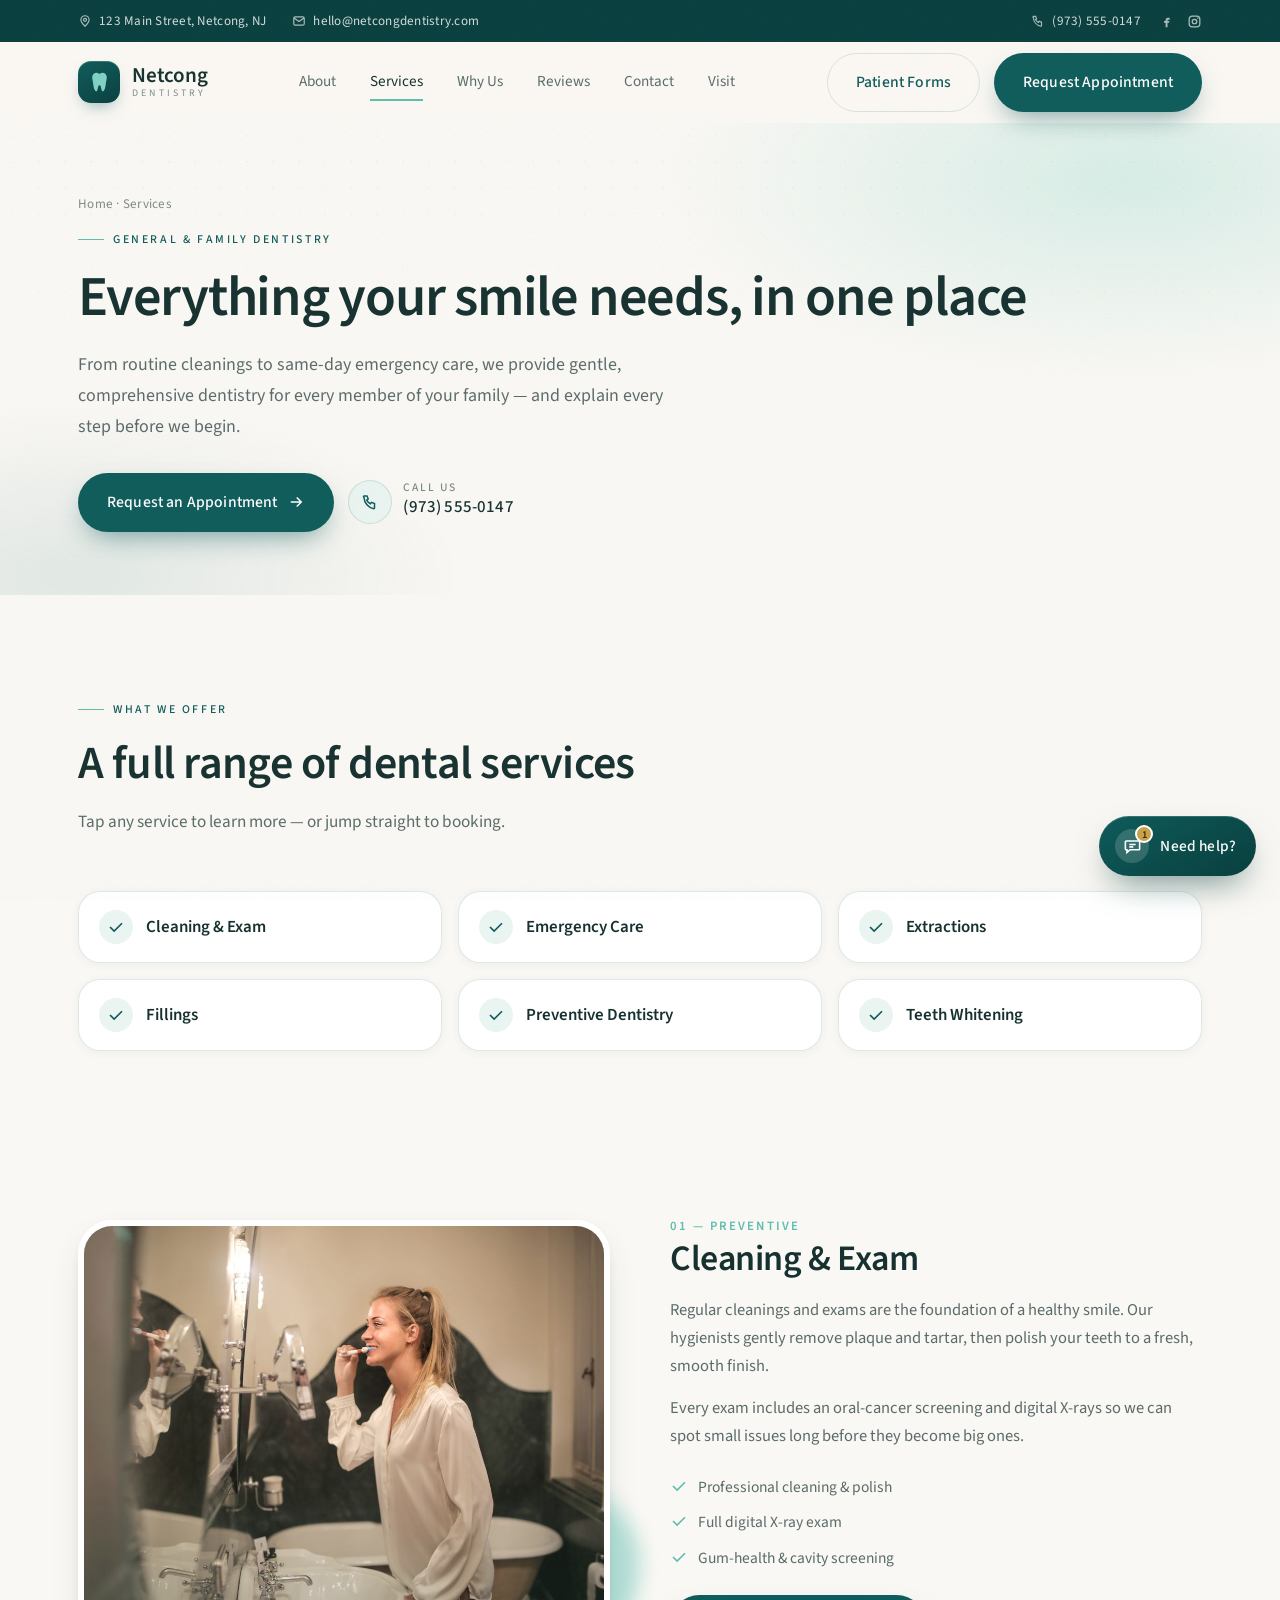
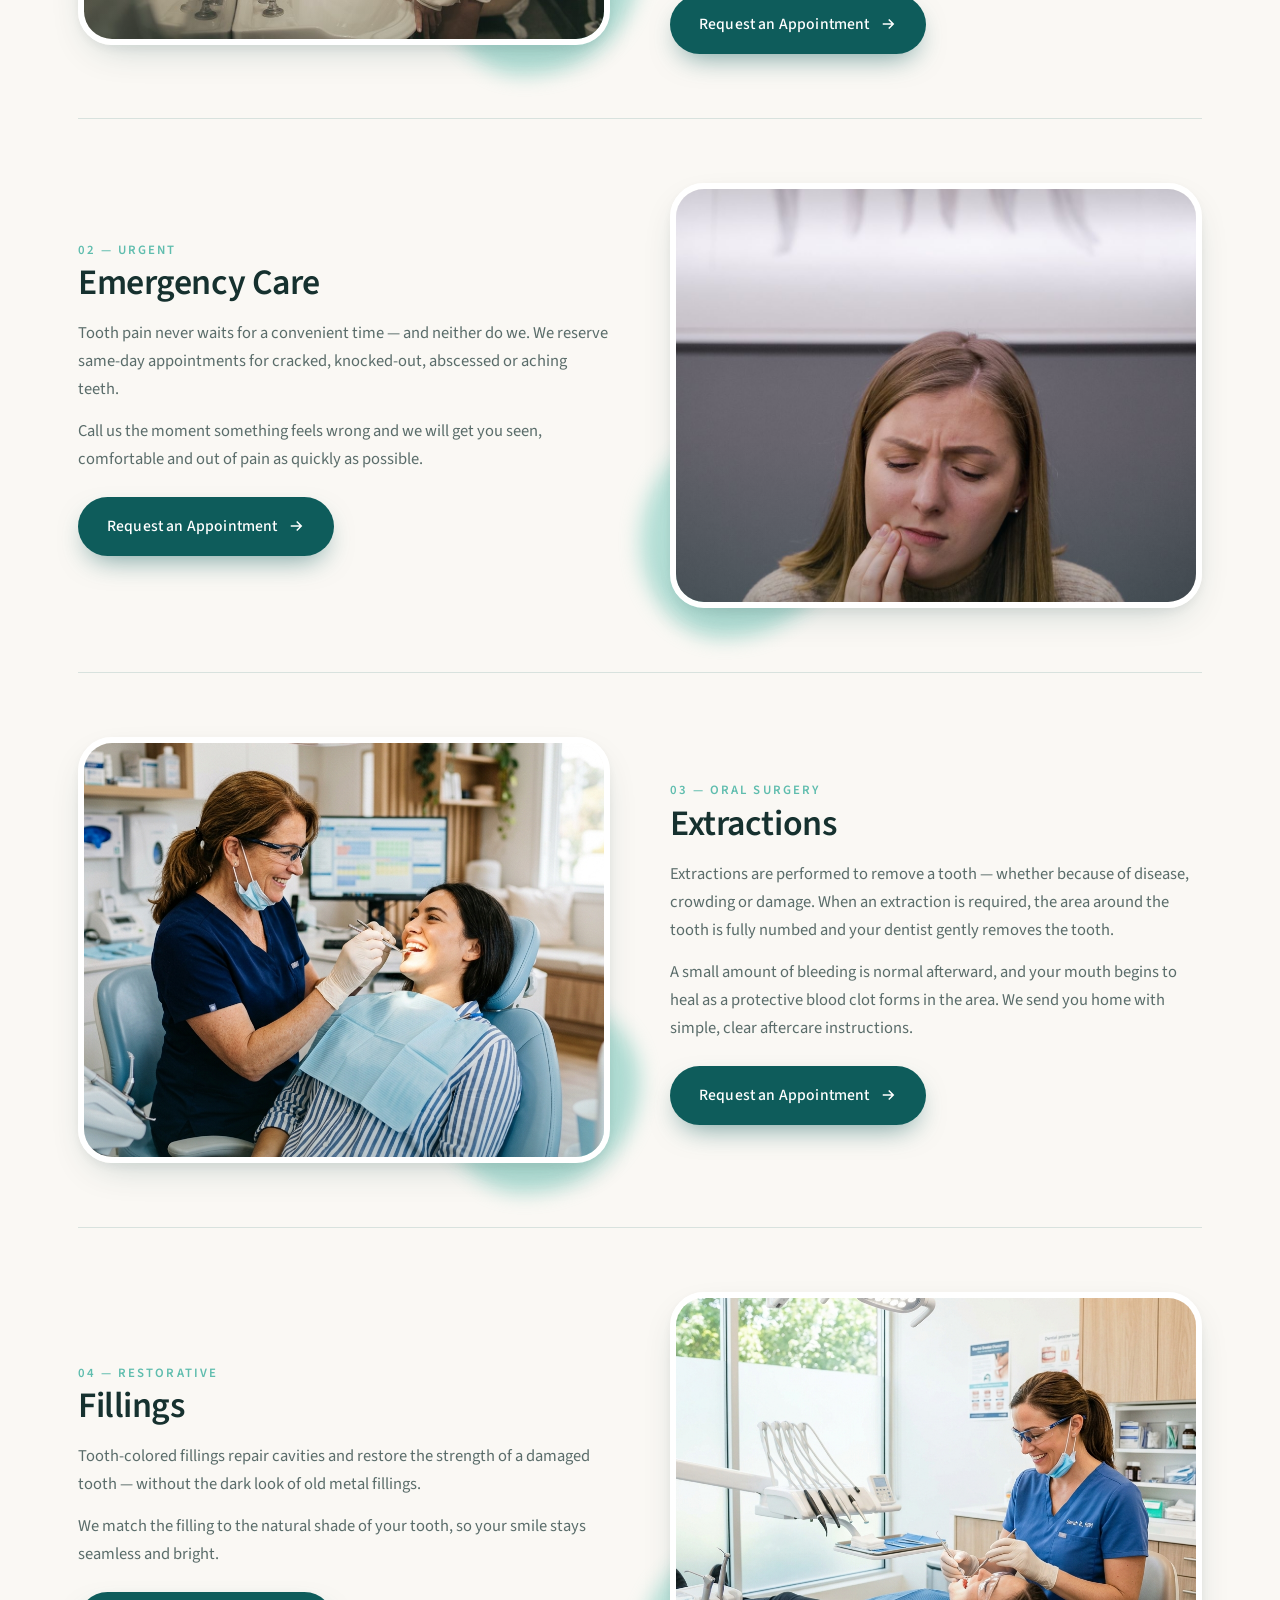
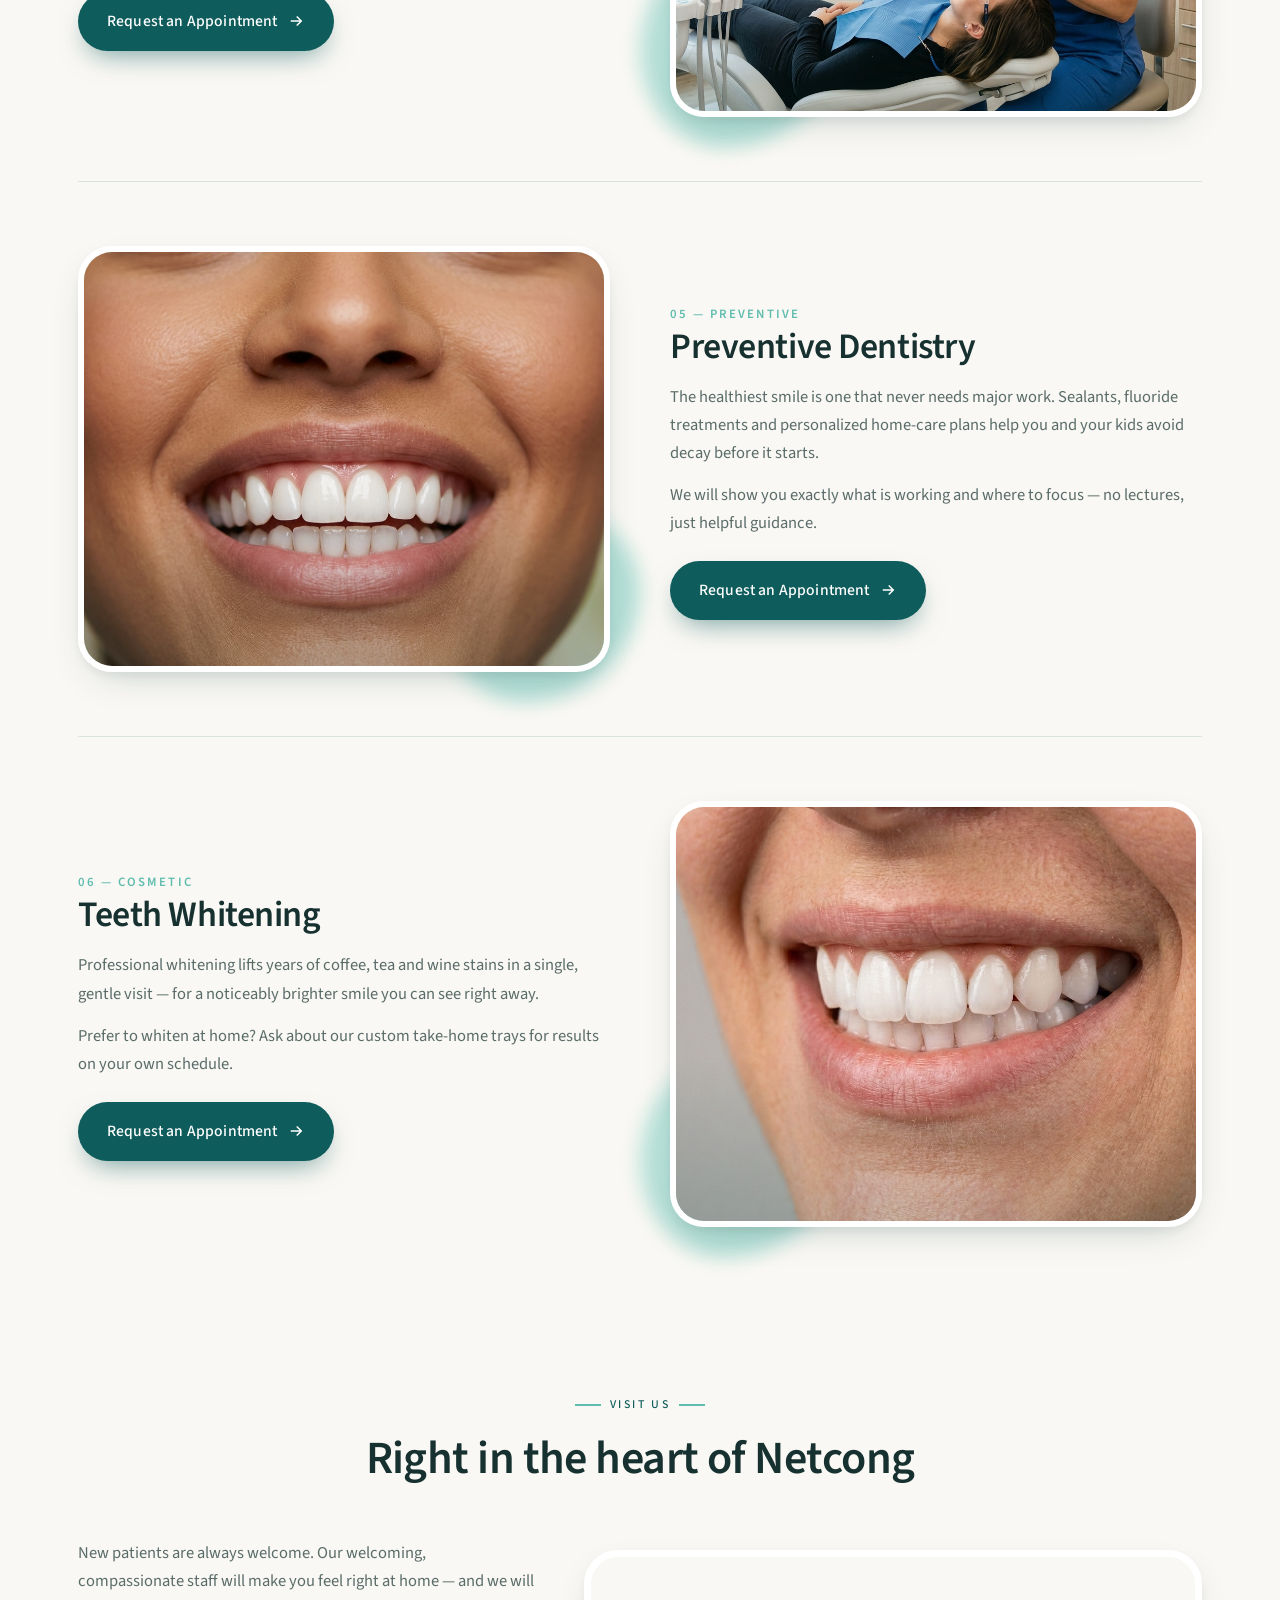
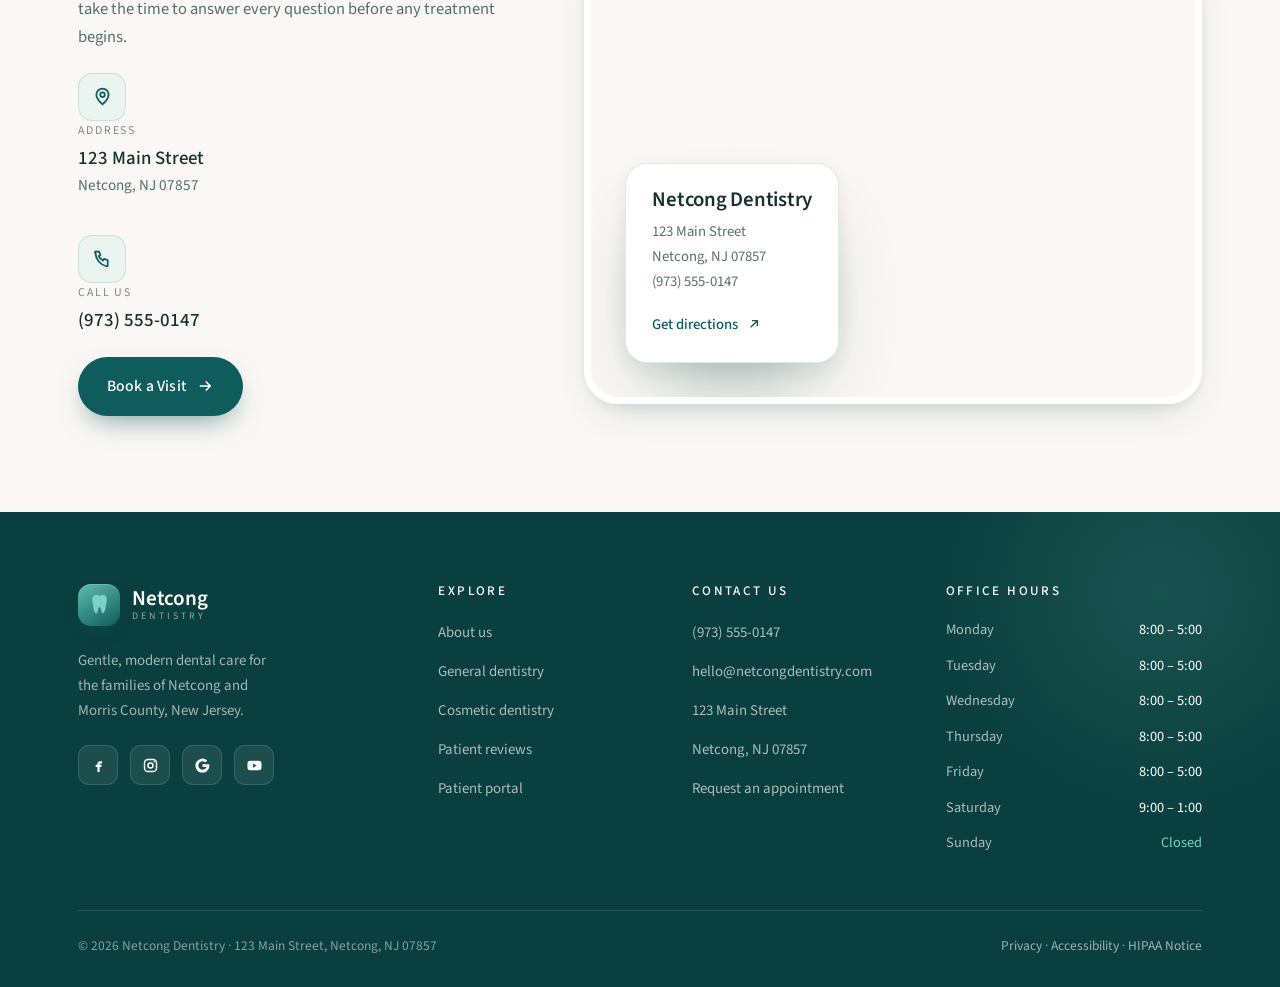
<file: netcong-dentistry/services.html>
<!DOCTYPE html>
<html lang="en">
<head>
<meta charset="UTF-8" />
<meta name="viewport" content="width=device-width, initial-scale=1.0" />
<title>General Dentistry — Netcong Dentistry</title>
<meta name="description" content="Cleanings, exams, emergency care, extractions, fillings, preventive dentistry and teeth whitening at Netcong Dentistry in Netcong, NJ." />
<link rel="preconnect" href="https://fonts.googleapis.com" />
<link rel="preconnect" href="https://fonts.gstatic.com" crossorigin />
<link href="https://fonts.googleapis.com/css2?family=Source+Sans+3:wght@400;500;600;700&display=swap" rel="stylesheet" />
<link rel="stylesheet" href="assets/site.css" />
</head>
<body>
<div class="topbar">
  <div class="wrap">
    <div class="tb-left">
      <a href="index.html#location"><svg viewBox="0 0 24 24" fill="none" stroke="currentColor" stroke-width="2"><path d="M12 21s7-6.4 7-11a7 7 0 1 0-14 0c0 4.6 7 11 7 11Z"/><circle cx="12" cy="10" r="2.6"/></svg> 123 Main Street, Netcong, NJ</a>
      <a href="mailto:hello@netcongdentistry.com"><svg viewBox="0 0 24 24" fill="none" stroke="currentColor" stroke-width="2"><rect x="3" y="5" width="18" height="14" rx="2.5"/><path d="m3.5 7 8.5 6 8.5-6"/></svg> hello@netcongdentistry.com</a>
    </div>
    <div class="tb-right">
      <a href="tel:+19735550147"><svg viewBox="0 0 24 24" fill="none" stroke="currentColor" stroke-width="2"><path d="M5 4h3l1.6 4-2 1.4a12 12 0 0 0 5 5l1.4-2 4 1.6V20a1 1 0 0 1-1.1 1A16 16 0 0 1 4 6.1 1 1 0 0 1 5 4Z"/></svg> (973) 555-0147</a>
      <div class="tb-socials">
        <a href="#" aria-label="Facebook"><svg viewBox="0 0 24 24" fill="currentColor"><path d="M14 9h3V6h-3c-2 0-3.4 1.5-3.4 3.5V11H8v3h2.6v7h3v-7H16l.6-3h-2.9V9.6c0-.4.3-.6.7-.6Z"/></svg></a>
        <a href="#" aria-label="Instagram"><svg viewBox="0 0 24 24" fill="none" stroke="currentColor" stroke-width="2"><rect x="3.5" y="3.5" width="17" height="17" rx="5"/><circle cx="12" cy="12" r="3.6"/><circle cx="17.3" cy="6.7" r="1.1" fill="currentColor" stroke="none"/></svg></a>
      </div>
    </div>
  </div>
</div>

<header class="nav" id="nav">
  <div class="wrap">
    <a class="brand" href="index.html" aria-label="Netcong Dentistry home">
      <span class="mark"><svg viewBox="0 0 24 24" fill="currentColor"><path d="M12 3c-2-1.4-4.2-1.6-5.7-.4C4.4 4 4 6.4 4.7 9.4c.4 1.7.5 2.6.8 4.6.4 2.6.8 5.6 2.3 6.8.9.7 1.7.2 2-1 .3-1.1.6-2.6.9-3.6.2-.8.7-1.3 1.3-1.3s1.1.5 1.3 1.3c.3 1 .6 2.5.9 3.6.3 1.2 1.1 1.7 2 1 1.5-1.2 1.9-4.2 2.3-6.8.3-2 .4-2.9.8-4.6.7-3 .3-5.4-1.6-6.8C16.2 1.4 14 1.6 12 3Z"/></svg></span>
      <span class="name">Netcong<small>Dentistry</small></span>
    </a>
    <nav class="nav-links" aria-label="Primary">
      <a href="about.html">About</a>
      <a href="services.html" class="active">Services</a>
      <a href="index.html#why">Why Us</a>
      <a href="index.html#reviews">Reviews</a>
      <a href="contact.html">Contact</a>
      <a href="index.html#location">Visit</a>
    </nav>
    <div class="nav-cta">
      <a href="portal.html" class="btn btn-ghost">Patient Forms</a>
      <a href="contact.html" class="btn btn-primary">Request Appointment</a>
      <button class="burger" id="burger" aria-label="Open menu" aria-expanded="false"><span></span><span></span><span></span></button>
    </div>
  </div>
</header>

<div class="scrim" id="scrim"></div>
<aside class="mobile-menu" id="mobileMenu" aria-label="Mobile">
  <a href="about.html">About</a>
  <a href="services.html">Services</a>
  <a href="index.html#why">Why Us</a>
  <a href="index.html#reviews">Reviews</a>
  <a href="contact.html">Contact</a>
  <a href="index.html#location">Visit</a>
  <a href="portal.html" class="btn btn-ghost">Patient Portal</a>
  <a href="contact.html" class="btn btn-primary">Request Appointment</a>
</aside>

<main class="page-enter">

  <section class="page-banner">
    <div class="wrap">
      <p class="crumbs"><a href="index.html">Home</a> · Services</p>
      <span class="eyebrow">General &amp; Family Dentistry</span>
      <h1>Everything your smile needs, in one place</h1>
      <p class="lead">From routine cleanings to same-day emergency care, we provide gentle, comprehensive dentistry for every member of your family — and explain every step before we begin.</p>
      <div class="bn-cta">
        <a href="contact.html" class="btn btn-primary">Request an Appointment <svg viewBox="0 0 24 24" fill="none" stroke="currentColor" stroke-width="2"><path d="M5 12h14M13 6l6 6-6 6"/></svg></a>
        <a href="tel:+19735550147" class="call-link"><span class="ph"><svg viewBox="0 0 24 24" fill="none" stroke="currentColor" stroke-width="2"><path d="M5 4h3l1.6 4-2 1.4a12 12 0 0 0 5 5l1.4-2 4 1.6V20a1 1 0 0 1-1.1 1A16 16 0 0 1 4 6.1 1 1 0 0 1 5 4Z"/></svg></span><span><small>Call us</small><b>(973) 555-0147</b></span></a>
      </div>
    </div>
  </section>

  <section class="sec-pad">
    <div class="wrap">
      <div class="sec-head reveal"><span class="eyebrow">What we offer</span><h2>A full range of dental services</h2><p class="lead">Tap any service to learn more — or jump straight to booking.</p></div>
      <ul class="svc-checklist reveal d1">
        <li><span class="ck"><svg viewBox="0 0 24 24" fill="none" stroke="currentColor" stroke-width="2.2"><path d="M20 7 9.5 17.5 4 12"/></svg></span> Cleaning &amp; Exam</li>
        <li><span class="ck"><svg viewBox="0 0 24 24" fill="none" stroke="currentColor" stroke-width="2.2"><path d="M20 7 9.5 17.5 4 12"/></svg></span> Emergency Care</li>
        <li><span class="ck"><svg viewBox="0 0 24 24" fill="none" stroke="currentColor" stroke-width="2.2"><path d="M20 7 9.5 17.5 4 12"/></svg></span> Extractions</li>
        <li><span class="ck"><svg viewBox="0 0 24 24" fill="none" stroke="currentColor" stroke-width="2.2"><path d="M20 7 9.5 17.5 4 12"/></svg></span> Fillings</li>
        <li><span class="ck"><svg viewBox="0 0 24 24" fill="none" stroke="currentColor" stroke-width="2.2"><path d="M20 7 9.5 17.5 4 12"/></svg></span> Preventive Dentistry</li>
        <li><span class="ck"><svg viewBox="0 0 24 24" fill="none" stroke="currentColor" stroke-width="2.2"><path d="M20 7 9.5 17.5 4 12"/></svg></span> Teeth Whitening</li>
      </ul>
    </div>
  </section>

  <section class="sec-pad" style="padding-top:0">
    <div class="wrap">
      <a id="exam" aria-hidden="true"></a>
      <article class="detail-row reveal" id="cleaning">
        <div class="dr-media"><div class="dr-blob"></div><div class="dr-photo"><img src="images/svc-cleaning.png" alt="A woman brushing her teeth and smiling" loading="lazy" /></div></div>
        <div class="dr-text">
          <span class="dr-num">01 — Preventive</span>
          <h2>Cleaning & Exam</h2>
          <p>Regular cleanings and exams are the foundation of a healthy smile. Our hygienists gently remove plaque and tartar, then polish your teeth to a fresh, smooth finish.</p>
          <p>Every exam includes an oral-cancer screening and digital X-rays so we can spot small issues long before they become big ones.</p>
          <ul class="mini-list"><li><svg viewBox="0 0 24 24" fill="none" stroke="currentColor" stroke-width="2.2"><path d="M20 7 9.5 17.5 4 12"/></svg><span>Professional cleaning & polish</span></li><li><svg viewBox="0 0 24 24" fill="none" stroke="currentColor" stroke-width="2.2"><path d="M20 7 9.5 17.5 4 12"/></svg><span>Full digital X-ray exam</span></li><li><svg viewBox="0 0 24 24" fill="none" stroke="currentColor" stroke-width="2.2"><path d="M20 7 9.5 17.5 4 12"/></svg><span>Gum-health & cavity screening</span></li></ul>
          <a href="contact.html" class="btn btn-primary">Request an Appointment <svg viewBox="0 0 24 24" fill="none" stroke="currentColor" stroke-width="2"><path d="M5 12h14M13 6l6 6-6 6"/></svg></a>
        </div>
      </article>
      <article class="detail-row rev reveal" id="emergency">
        <div class="dr-media"><div class="dr-blob"></div><div class="dr-photo"><img src="images/svc-emergency.png" alt="A woman holding her cheek with a toothache in a dental clinic" loading="lazy" /></div></div>
        <div class="dr-text">
          <span class="dr-num">02 — Urgent</span>
          <h2>Emergency Care</h2>
          <p>Tooth pain never waits for a convenient time — and neither do we. We reserve same-day appointments for cracked, knocked-out, abscessed or aching teeth.</p>
          <p>Call us the moment something feels wrong and we will get you seen, comfortable and out of pain as quickly as possible.</p>
          
          <a href="contact.html" class="btn btn-primary">Request an Appointment <svg viewBox="0 0 24 24" fill="none" stroke="currentColor" stroke-width="2"><path d="M5 12h14M13 6l6 6-6 6"/></svg></a>
        </div>
      </article>
      <article class="detail-row reveal" id="extractions">
        <div class="dr-media"><div class="dr-blob"></div><div class="dr-photo"><img src="images/exam.png" alt="A dentist examining a patient in a calm clinic" loading="lazy" /></div></div>
        <div class="dr-text">
          <span class="dr-num">03 — Oral surgery</span>
          <h2>Extractions</h2>
          <p>Extractions are performed to remove a tooth — whether because of disease, crowding or damage. When an extraction is required, the area around the tooth is fully numbed and your dentist gently removes the tooth.</p>
          <p>A small amount of bleeding is normal afterward, and your mouth begins to heal as a protective blood clot forms in the area. We send you home with simple, clear aftercare instructions.</p>
          
          <a href="contact.html" class="btn btn-primary">Request an Appointment <svg viewBox="0 0 24 24" fill="none" stroke="currentColor" stroke-width="2"><path d="M5 12h14M13 6l6 6-6 6"/></svg></a>
        </div>
      </article>
      <article class="detail-row rev reveal" id="fillings">
        <div class="dr-media"><div class="dr-blob"></div><div class="dr-photo"><img src="images/cleaning2.png" alt="A dental treatment in progress" loading="lazy" /></div></div>
        <div class="dr-text">
          <span class="dr-num">04 — Restorative</span>
          <h2>Fillings</h2>
          <p>Tooth-colored fillings repair cavities and restore the strength of a damaged tooth — without the dark look of old metal fillings.</p>
          <p>We match the filling to the natural shade of your tooth, so your smile stays seamless and bright.</p>
          
          <a href="contact.html" class="btn btn-primary">Request an Appointment <svg viewBox="0 0 24 24" fill="none" stroke="currentColor" stroke-width="2"><path d="M5 12h14M13 6l6 6-6 6"/></svg></a>
        </div>
      </article>
      <article class="detail-row reveal" id="preventive">
        <div class="dr-media"><div class="dr-blob"></div><div class="dr-photo"><img src="images/cosmetic.png" alt="A modern, welcoming dental office" loading="lazy" /></div></div>
        <div class="dr-text">
          <span class="dr-num">05 — Preventive</span>
          <h2>Preventive Dentistry</h2>
          <p>The healthiest smile is one that never needs major work. Sealants, fluoride treatments and personalized home-care plans help you and your kids avoid decay before it starts.</p>
          <p>We will show you exactly what is working and where to focus — no lectures, just helpful guidance.</p>
          
          <a href="contact.html" class="btn btn-primary">Request an Appointment <svg viewBox="0 0 24 24" fill="none" stroke="currentColor" stroke-width="2"><path d="M5 12h14M13 6l6 6-6 6"/></svg></a>
        </div>
      </article>
      <article class="detail-row rev reveal" id="whitening">
        <div class="dr-media"><div class="dr-blob"></div><div class="dr-photo"><img src="images/after.png" alt="A bright, whitened smile" loading="lazy" /></div></div>
        <div class="dr-text">
          <span class="dr-num">06 — Cosmetic</span>
          <h2>Teeth Whitening</h2>
          <p>Professional whitening lifts years of coffee, tea and wine stains in a single, gentle visit — for a noticeably brighter smile you can see right away.</p>
          <p>Prefer to whiten at home? Ask about our custom take-home trays for results on your own schedule.</p>
          
          <a href="contact.html" class="btn btn-primary">Request an Appointment <svg viewBox="0 0 24 24" fill="none" stroke="currentColor" stroke-width="2"><path d="M5 12h14M13 6l6 6-6 6"/></svg></a>
        </div>
      </article>
    </div>
  </section>
  
  <section class="sec-pad" id="location" style="padding-top:0">
    <div class="wrap">
      <div class="sec-head center reveal"><span class="eyebrow center">Visit us</span><h2>Right in the heart of Netcong</h2></div>
      <div class="visit-grid">
        <div class="visit-text reveal">
          <p>New patients are always welcome. Our welcoming, compassionate staff will make you feel right at home — and we will take the time to answer every question before any treatment begins.</p>
          <div class="ci-item" style="border:none;padding:0 0 14px"><span class="ci-ico"><svg viewBox="0 0 24 24" fill="none" stroke="currentColor" stroke-width="2"><path d="M12 21s7-6.4 7-11a7 7 0 1 0-14 0c0 4.6 7 11 7 11Z"/><circle cx="12" cy="10" r="2.6"/></svg></span><span class="ci-tx"><small>Address</small><b>123 Main Street</b><p>Netcong, NJ 07857</p></span></div>
          <div class="ci-item" style="border:none;padding:0 0 22px"><span class="ci-ico"><svg viewBox="0 0 24 24" fill="none" stroke="currentColor" stroke-width="2"><path d="M5 4h3l1.6 4-2 1.4a12 12 0 0 0 5 5l1.4-2 4 1.6V20a1 1 0 0 1-1.1 1A16 16 0 0 1 4 6.1 1 1 0 0 1 5 4Z"/></svg></span><span class="ci-tx"><small>Call us</small><b>(973) 555-0147</b></span></div>
          <a href="contact.html" class="btn btn-primary">Book a Visit <svg viewBox="0 0 24 24" fill="none" stroke="currentColor" stroke-width="2"><path d="M5 12h14M13 6l6 6-6 6"/></svg></a>
        </div>
        <div class="map-card reveal">
  <iframe title="Map showing Netcong Dentistry in Netcong, New Jersey" src="https://www.google.com/maps?q=Netcong,+NJ+07857&output=embed" loading="lazy" referrerpolicy="no-referrer-when-downgrade"></iframe>
  <div class="map-float">
    <h3>Netcong Dentistry</h3>
    <p>123 Main Street<br>Netcong, NJ 07857<br>(973) 555-0147</p>
    <a class="dir" href="https://www.google.com/maps/dir/?api=1&destination=Netcong,NJ+07857" target="_blank" rel="noopener">Get directions <svg viewBox="0 0 24 24" fill="none" stroke="currentColor" stroke-width="2"><path d="M7 17 17 7M9 7h8v8"/></svg></a>
  </div>
</div>
      </div>
    </div>
  </section>

</main>

<footer>
  <div class="wrap">
    <div class="foot-grid">
      <div class="foot-brand">
        <a class="brand" href="index.html">
          <span class="mark"><svg viewBox="0 0 24 24" fill="currentColor"><path d="M12 3c-2-1.4-4.2-1.6-5.7-.4C4.4 4 4 6.4 4.7 9.4c.4 1.7.5 2.6.8 4.6.4 2.6.8 5.6 2.3 6.8.9.7 1.7.2 2-1 .3-1.1.6-2.6.9-3.6.2-.8.7-1.3 1.3-1.3s1.1.5 1.3 1.3c.3 1 .6 2.5.9 3.6.3 1.2 1.1 1.7 2 1 1.5-1.2 1.9-4.2 2.3-6.8.3-2 .4-2.9.8-4.6.7-3 .3-5.4-1.6-6.8C16.2 1.4 14 1.6 12 3Z"/></svg></span>
          <span class="name" style="color:#fff">Netcong<small style="color:rgba(255,255,255,.55)">Dentistry</small></span>
        </a>
        <p>Gentle, modern dental care for the families of Netcong and Morris County, New Jersey.</p>
        <div class="foot-socials">
          <a href="#" aria-label="Facebook"><svg viewBox="0 0 24 24" fill="currentColor"><path d="M14 9h3V6h-3c-2 0-3.4 1.5-3.4 3.5V11H8v3h2.6v7h3v-7H16l.6-3h-2.9V9.6c0-.4.3-.6.7-.6Z"/></svg></a>
          <a href="#" aria-label="Instagram"><svg viewBox="0 0 24 24" fill="none" stroke="currentColor" stroke-width="2"><rect x="3.5" y="3.5" width="17" height="17" rx="5"/><circle cx="12" cy="12" r="3.6"/><circle cx="17.3" cy="6.7" r="1.1" fill="currentColor" stroke="none"/></svg></a>
          <a href="#" aria-label="Google reviews"><svg viewBox="0 0 24 24" fill="currentColor"><path d="M21.6 12.2c0-.7-.1-1.3-.2-2H12v3.8h5.4c-.2 1.2-.9 2.3-2 3v2.5h3.2c1.9-1.7 3-4.3 3-7.3Z"/><path d="M12 22c2.7 0 5-.9 6.6-2.4l-3.2-2.5c-.9.6-2 .9-3.4.9-2.6 0-4.8-1.7-5.6-4.1H3.1v2.6A10 10 0 0 0 12 22Z"/><path d="M6.4 13.9a6 6 0 0 1 0-3.8V7.5H3.1a10 10 0 0 0 0 9l3.3-2.6Z"/><path d="M12 6.1c1.5 0 2.8.5 3.8 1.5l2.8-2.8A10 10 0 0 0 3.1 7.5l3.3 2.6C7.2 7.8 9.4 6.1 12 6.1Z"/></svg></a>
          <a href="#" aria-label="YouTube"><svg viewBox="0 0 24 24" fill="currentColor"><path d="M22 12s0-3.1-.4-4.5a2.6 2.6 0 0 0-1.8-1.8C18.4 5.3 12 5.3 12 5.3s-6.4 0-7.8.4A2.6 2.6 0 0 0 2.4 7.5C2 8.9 2 12 2 12s0 3.1.4 4.5a2.6 2.6 0 0 0 1.8 1.8c1.4.4 7.8.4 7.8.4s6.4 0 7.8-.4a2.6 2.6 0 0 0 1.8-1.8C22 15.1 22 12 22 12ZM10 15V9l5 3-5 3Z"/></svg></a>
        </div>
      </div>
      <div>
        <h4>Explore</h4>
        <ul>
          <li><a href="about.html">About us</a></li>
          <li><a href="services.html">General dentistry</a></li>
          <li><a href="cosmetic.html">Cosmetic dentistry</a></li>
          <li><a href="index.html#reviews">Patient reviews</a></li>
          <li><a href="portal.html">Patient portal</a></li>
        </ul>
      </div>
      <div>
        <h4>Contact Us</h4>
        <ul>
          <li><a href="tel:+19735550147">(973) 555-0147</a></li>
          <li><a href="mailto:hello@netcongdentistry.com">hello@netcongdentistry.com</a></li>
          <li><a href="index.html#location">123 Main Street</a></li>
          <li><a href="index.html#location">Netcong, NJ 07857</a></li>
          <li><a href="contact.html">Request an appointment</a></li>
        </ul>
      </div>
      <div>
        <h4>Office Hours</h4>
        <ul class="foot-hours">
          <li><span>Monday</span><span>8:00 – 5:00</span></li>
          <li><span>Tuesday</span><span>8:00 – 5:00</span></li>
          <li><span>Wednesday</span><span>8:00 – 5:00</span></li>
          <li><span>Thursday</span><span>8:00 – 5:00</span></li>
          <li><span>Friday</span><span>8:00 – 5:00</span></li>
          <li><span>Saturday</span><span>9:00 – 1:00</span></li>
          <li class="closed"><span>Sunday</span><span>Closed</span></li>
        </ul>
      </div>
    </div>
    <div class="foot-bottom">
      <span>© 2026 Netcong Dentistry · 123 Main Street, Netcong, NJ 07857</span>
      <span><a href="#">Privacy</a> · <a href="#">Accessibility</a> · <a href="#">HIPAA Notice</a></span>
    </div>
  </div>
</footer>

<button class="to-top" id="toTop" aria-label="Scroll back to top">
  <svg viewBox="0 0 24 24" fill="none" stroke="currentColor" stroke-width="2.2"><path d="M12 19V6M6 12l6-6 6 6"/></svg>
</button>

<button class="chat-launcher" id="chatLauncher" aria-label="Open help chat" aria-expanded="false">
  <span class="cl-ico">
    <svg viewBox="0 0 24 24" fill="none" stroke="currentColor" stroke-width="2"><path d="M4 5h16a1 1 0 0 1 1 1v9a1 1 0 0 1-1 1H9l-4 3.5V16H4a1 1 0 0 1-1-1V6a1 1 0 0 1 1-1Z"/><path d="M8 9.5h8M8 12.5h5"/></svg>
    <span class="cl-badge">1</span>
  </span>
  <span>Need help?</span>
</button>

<section class="chat-panel" id="chatPanel" aria-label="Help and contact" role="dialog" aria-modal="false">
  <div class="chat-head">
    <span class="ch-av"><svg viewBox="0 0 24 24" fill="currentColor"><path d="M12 3c-2-1.4-4.2-1.6-5.7-.4C4.4 4 4 6.4 4.7 9.4c.4 1.7.5 2.6.8 4.6.4 2.6.8 5.6 2.3 6.8.9.7 1.7.2 2-1 .3-1.1.6-2.6.9-3.6.2-.8.7-1.3 1.3-1.3s1.1.5 1.3 1.3c.3 1 .6 2.5.9 3.6.3 1.2 1.1 1.7 2 1 1.5-1.2 1.9-4.2 2.3-6.8.3-2 .4-2.9.8-4.6.7-3 .3-5.4-1.6-6.8C16.2 1.4 14 1.6 12 3Z"/></svg></span>
    <div class="ch-tx"><b>Netcong Dental Care</b><small>We typically reply in minutes</small></div>
    <button class="chat-close" id="chatClose" aria-label="Close chat"><svg viewBox="0 0 24 24" fill="none" stroke="currentColor" stroke-width="2.2"><path d="M6 6l12 12M18 6 6 18"/></svg></button>
  </div>
  <div class="chat-body">
    <div class="chat-bubble">👋 Hi there! <b>How can we help?</b> Leave a message and our team will get right back to you — or reach us by email anytime.</div>
    <form class="chat-form js-validate" novalidate>
      <div class="field"><label for="cName">Your name</label><input id="cName" type="text" placeholder="Jane Doe" required /><span class="err">Please enter your name.</span></div>
      <div class="field"><label for="cEmail">Email</label><input id="cEmail" type="email" placeholder="jane@email.com" required /><span class="err">Please enter a valid email.</span></div>
      <div class="field"><label for="cMsg">How can we help?</label><textarea id="cMsg" placeholder="I'd like to ask about…" required></textarea><span class="err">Please add a short message.</span></div>
      <button type="submit" class="btn btn-primary">Send message <svg viewBox="0 0 24 24" fill="none" stroke="currentColor" stroke-width="2"><path d="m4 12 16-8-6 16-3-6-7-2Z"/></svg></button>
    </form>
    <p class="chat-alt">Prefer email? <a href="mailto:hello@netcongdentistry.com">hello@netcongdentistry.com</a></p>
    <div class="chat-sent" id="chatSent">
      <div class="chk"><svg viewBox="0 0 24 24" fill="none" stroke="currentColor" stroke-width="2.2"><path d="M20 7 9.5 17.5 4 12"/></svg></div>
      <b>Message sent!</b>
      <p>Thanks for reaching out — we'll reply by email shortly. For anything urgent, call <b>(973) 555-0147</b>.</p>
    </div>
  </div>
</section>

<script src="assets/site.js" defer></script>
</body>
</html>
</file>
<file: sable-vance/_next/static/css/2e35ee3940d5664c.css>
@font-face{font-family:Fraunces;font-style:italic;font-weight:100 900;font-display:swap;src:url(/sable-vance/_next/static/media/f3deaf8281908ff2-s.woff2) format("woff2");unicode-range:u+0102-0103,u+0110-0111,u+0128-0129,u+0168-0169,u+01a0-01a1,u+01af-01b0,u+0300-0301,u+0303-0304,u+0308-0309,u+0323,u+0329,u+1ea0-1ef9,u+20ab}@font-face{font-family:Fraunces;font-style:italic;font-weight:100 900;font-display:swap;src:url(/sable-vance/_next/static/media/c62081b071647022-s.woff2) format("woff2");unicode-range:u+0100-02ba,u+02bd-02c5,u+02c7-02cc,u+02ce-02d7,u+02dd-02ff,u+0304,u+0308,u+0329,u+1d00-1dbf,u+1e00-1e9f,u+1ef2-1eff,u+2020,u+20a0-20ab,u+20ad-20c0,u+2113,u+2c60-2c7f,u+a720-a7ff}@font-face{font-family:Fraunces;font-style:italic;font-weight:100 900;font-display:swap;src:url(/sable-vance/_next/static/media/6ba5f591ae6c56f6-s.p.woff2) format("woff2");unicode-range:u+00??,u+0131,u+0152-0153,u+02bb-02bc,u+02c6,u+02da,u+02dc,u+0304,u+0308,u+0329,u+2000-206f,u+20ac,u+2122,u+2191,u+2193,u+2212,u+2215,u+feff,u+fffd}@font-face{font-family:Fraunces;font-style:normal;font-weight:100 900;font-display:swap;src:url(/sable-vance/_next/static/media/fb526027db1fc1ae-s.woff2) format("woff2");unicode-range:u+0102-0103,u+0110-0111,u+0128-0129,u+0168-0169,u+01a0-01a1,u+01af-01b0,u+0300-0301,u+0303-0304,u+0308-0309,u+0323,u+0329,u+1ea0-1ef9,u+20ab}@font-face{font-family:Fraunces;font-style:normal;font-weight:100 900;font-display:swap;src:url(/sable-vance/_next/static/media/4da3161b738b07dd-s.woff2) format("woff2");unicode-range:u+0100-02ba,u+02bd-02c5,u+02c7-02cc,u+02ce-02d7,u+02dd-02ff,u+0304,u+0308,u+0329,u+1d00-1dbf,u+1e00-1e9f,u+1ef2-1eff,u+2020,u+20a0-20ab,u+20ad-20c0,u+2113,u+2c60-2c7f,u+a720-a7ff}@font-face{font-family:Fraunces;font-style:normal;font-weight:100 900;font-display:swap;src:url(/sable-vance/_next/static/media/af4bf8399d1aacdf-s.p.woff2) format("woff2");unicode-range:u+00??,u+0131,u+0152-0153,u+02bb-02bc,u+02c6,u+02da,u+02dc,u+0304,u+0308,u+0329,u+2000-206f,u+20ac,u+2122,u+2191,u+2193,u+2212,u+2215,u+feff,u+fffd}@font-face{font-family:Fraunces Fallback;src:local("Times New Roman");ascent-override:84.71%;descent-override:22.09%;line-gap-override:0.00%;size-adjust:115.45%}.__className_5b7a8a{font-family:Fraunces,Fraunces Fallback}.__variable_5b7a8a{--font-display:"Fraunces","Fraunces Fallback"}@font-face{font-family:Inter;font-style:normal;font-weight:100 900;font-display:swap;src:url(/sable-vance/_next/static/media/ba9851c3c22cd980-s.woff2) format("woff2");unicode-range:u+0460-052f,u+1c80-1c8a,u+20b4,u+2de0-2dff,u+a640-a69f,u+fe2e-fe2f}@font-face{font-family:Inter;font-style:normal;font-weight:100 900;font-display:swap;src:url(/sable-vance/_next/static/media/21350d82a1f187e9-s.woff2) format("woff2");unicode-range:u+0301,u+0400-045f,u+0490-0491,u+04b0-04b1,u+2116}@font-face{font-family:Inter;font-style:normal;font-weight:100 900;font-display:swap;src:url(/sable-vance/_next/static/media/c5fe6dc8356a8c31-s.woff2) format("woff2");unicode-range:u+1f??}@font-face{font-family:Inter;font-style:normal;font-weight:100 900;font-display:swap;src:url(/sable-vance/_next/static/media/19cfc7226ec3afaa-s.woff2) format("woff2");unicode-range:u+0370-0377,u+037a-037f,u+0384-038a,u+038c,u+038e-03a1,u+03a3-03ff}@font-face{font-family:Inter;font-style:normal;font-weight:100 900;font-display:swap;src:url(/sable-vance/_next/static/media/df0a9ae256c0569c-s.woff2) format("woff2");unicode-range:u+0102-0103,u+0110-0111,u+0128-0129,u+0168-0169,u+01a0-01a1,u+01af-01b0,u+0300-0301,u+0303-0304,u+0308-0309,u+0323,u+0329,u+1ea0-1ef9,u+20ab}@font-face{font-family:Inter;font-style:normal;font-weight:100 900;font-display:swap;src:url(/sable-vance/_next/static/media/8e9860b6e62d6359-s.woff2) format("woff2");unicode-range:u+0100-02ba,u+02bd-02c5,u+02c7-02cc,u+02ce-02d7,u+02dd-02ff,u+0304,u+0308,u+0329,u+1d00-1dbf,u+1e00-1e9f,u+1ef2-1eff,u+2020,u+20a0-20ab,u+20ad-20c0,u+2113,u+2c60-2c7f,u+a720-a7ff}@font-face{font-family:Inter;font-style:normal;font-weight:100 900;font-display:swap;src:url(/sable-vance/_next/static/media/e4af272ccee01ff0-s.p.woff2) format("woff2");unicode-range:u+00??,u+0131,u+0152-0153,u+02bb-02bc,u+02c6,u+02da,u+02dc,u+0304,u+0308,u+0329,u+2000-206f,u+20ac,u+2122,u+2191,u+2193,u+2212,u+2215,u+feff,u+fffd}@font-face{font-family:Inter Fallback;src:local("Arial");ascent-override:90.44%;descent-override:22.52%;line-gap-override:0.00%;size-adjust:107.12%}.__className_7cf16c{font-family:Inter,Inter Fallback;font-style:normal}.__variable_7cf16c{--font-sans:"Inter","Inter Fallback"}*,:after,:before{--tw-border-spacing-x:0;--tw-border-spacing-y:0;--tw-translate-x:0;--tw-translate-y:0;--tw-rotate:0;--tw-skew-x:0;--tw-skew-y:0;--tw-scale-x:1;--tw-scale-y:1;--tw-pan-x: ;--tw-pan-y: ;--tw-pinch-zoom: ;--tw-scroll-snap-strictness:proximity;--tw-gradient-from-position: ;--tw-gradient-via-position: ;--tw-gradient-to-position: ;--tw-ordinal: ;--tw-slashed-zero: ;--tw-numeric-figure: ;--tw-numeric-spacing: ;--tw-numeric-fraction: ;--tw-ring-inset: ;--tw-ring-offset-width:0px;--tw-ring-offset-color:#fff;--tw-ring-color:rgb(59 130 246/0.5);--tw-ring-offset-shadow:0 0 #0000;--tw-ring-shadow:0 0 #0000;--tw-shadow:0 0 #0000;--tw-shadow-colored:0 0 #0000;--tw-blur: ;--tw-brightness: ;--tw-contrast: ;--tw-grayscale: ;--tw-hue-rotate: ;--tw-invert: ;--tw-saturate: ;--tw-sepia: ;--tw-drop-shadow: ;--tw-backdrop-blur: ;--tw-backdrop-brightness: ;--tw-backdrop-contrast: ;--tw-backdrop-grayscale: ;--tw-backdrop-hue-rotate: ;--tw-backdrop-invert: ;--tw-backdrop-opacity: ;--tw-backdrop-saturate: ;--tw-backdrop-sepia: ;--tw-contain-size: ;--tw-contain-layout: ;--tw-contain-paint: ;--tw-contain-style: }::backdrop{--tw-border-spacing-x:0;--tw-border-spacing-y:0;--tw-translate-x:0;--tw-translate-y:0;--tw-rotate:0;--tw-skew-x:0;--tw-skew-y:0;--tw-scale-x:1;--tw-scale-y:1;--tw-pan-x: ;--tw-pan-y: ;--tw-pinch-zoom: ;--tw-scroll-snap-strictness:proximity;--tw-gradient-from-position: ;--tw-gradient-via-position: ;--tw-gradient-to-position: ;--tw-ordinal: ;--tw-slashed-zero: ;--tw-numeric-figure: ;--tw-numeric-spacing: ;--tw-numeric-fraction: ;--tw-ring-inset: ;--tw-ring-offset-width:0px;--tw-ring-offset-color:#fff;--tw-ring-color:rgb(59 130 246/0.5);--tw-ring-offset-shadow:0 0 #0000;--tw-ring-shadow:0 0 #0000;--tw-shadow:0 0 #0000;--tw-shadow-colored:0 0 #0000;--tw-blur: ;--tw-brightness: ;--tw-contrast: ;--tw-grayscale: ;--tw-hue-rotate: ;--tw-invert: ;--tw-saturate: ;--tw-sepia: ;--tw-drop-shadow: ;--tw-backdrop-blur: ;--tw-backdrop-brightness: ;--tw-backdrop-contrast: ;--tw-backdrop-grayscale: ;--tw-backdrop-hue-rotate: ;--tw-backdrop-invert: ;--tw-backdrop-opacity: ;--tw-backdrop-saturate: ;--tw-backdrop-sepia: ;--tw-contain-size: ;--tw-contain-layout: ;--tw-contain-paint: ;--tw-contain-style: }/*
! tailwindcss v3.4.19 | MIT License | https://tailwindcss.com
*/*,:after,:before{box-sizing:border-box;border:0 solid #e5e7eb}:after,:before{--tw-content:""}:host,html{line-height:1.5;-webkit-text-size-adjust:100%;-moz-tab-size:4;-o-tab-size:4;tab-size:4;font-family:var(--font-sans),system-ui,sans-serif;font-feature-settings:normal;font-variation-settings:normal;-webkit-tap-highlight-color:transparent}body{margin:0;line-height:inherit}hr{height:0;color:inherit;border-top-width:1px}abbr:where([title]){-webkit-text-decoration:underline dotted;text-decoration:underline dotted}h1,h2,h3,h4,h5,h6{font-size:inherit;font-weight:inherit}a{color:inherit;text-decoration:inherit}b,strong{font-weight:bolder}code,kbd,pre,samp{font-family:ui-monospace,SFMono-Regular,Menlo,Monaco,Consolas,Liberation Mono,Courier New,monospace;font-feature-settings:normal;font-variation-settings:normal;font-size:1em}small{font-size:80%}sub,sup{font-size:75%;line-height:0;position:relative;vertical-align:baseline}sub{bottom:-.25em}sup{top:-.5em}table{text-indent:0;border-color:inherit;border-collapse:collapse}button,input,optgroup,select,textarea{font-family:inherit;font-feature-settings:inherit;font-variation-settings:inherit;font-size:100%;font-weight:inherit;line-height:inherit;letter-spacing:inherit;color:inherit;margin:0;padding:0}button,select{text-transform:none}button,input:where([type=button]),input:where([type=reset]),input:where([type=submit]){-webkit-appearance:button;background-color:transparent;background-image:none}:-moz-focusring{outline:auto}:-moz-ui-invalid{box-shadow:none}progress{vertical-align:baseline}::-webkit-inner-spin-button,::-webkit-outer-spin-button{height:auto}[type=search]{-webkit-appearance:textfield;outline-offset:-2px}::-webkit-search-decoration{-webkit-appearance:none}::-webkit-file-upload-button{-webkit-appearance:button;font:inherit}summary{display:list-item}blockquote,dd,dl,figure,h1,h2,h3,h4,h5,h6,hr,p,pre{margin:0}fieldset{margin:0}fieldset,legend{padding:0}menu,ol,ul{list-style:none;margin:0;padding:0}dialog{padding:0}textarea{resize:vertical}input::-moz-placeholder,textarea::-moz-placeholder{opacity:1;color:#9ca3af}input::placeholder,textarea::placeholder{opacity:1;color:#9ca3af}[role=button],button{cursor:pointer}:disabled{cursor:default}audio,canvas,embed,iframe,img,object,svg,video{display:block;vertical-align:middle}img,video{max-width:100%;height:auto}[hidden]:where(:not([hidden=until-found])){display:none}*{border-color:rgb(var(--hairline)/var(--hairline-a))}html{scroll-behavior:smooth;-webkit-text-size-adjust:100%}body{background-color:rgb(var(--c-base));color:rgb(var(--c-text));font-feature-settings:"ss01","cv01";font-variant-numeric:lining-nums;-webkit-font-smoothing:antialiased;text-rendering:optimizeLegibility;transition:background-color .5s ease,color .5s ease}.nums{font-variant-numeric:lining-nums tabular-nums}:focus-visible{outline:2px solid rgb(var(--c-accent));outline-offset:3px;border-radius:2px}::-moz-selection{background:rgb(var(--c-accent)/.3);color:rgb(var(--c-text))}::selection{background:rgb(var(--c-accent)/.3);color:rgb(var(--c-text))}select option{background-color:rgb(var(--c-elevated));color:rgb(var(--c-text))}::-webkit-scrollbar{width:11px}::-webkit-scrollbar-track{background:rgb(var(--c-base))}::-webkit-scrollbar-thumb{background:rgb(var(--c-muted)/.4);border-radius:999px;border:3px solid rgb(var(--c-base))}::-webkit-scrollbar-thumb:hover{background:rgb(var(--c-accent)/.6)}.container{width:100%}@media (min-width:640px){.container{max-width:640px}}@media (min-width:768px){.container{max-width:768px}}@media (min-width:1024px){.container{max-width:1024px}}@media (min-width:1280px){.container{max-width:1280px}}@media (min-width:1536px){.container{max-width:1536px}}.shell{width:100%;max-width:1200px;margin-inline:auto;padding-inline:1.5rem}@media (min-width:768px){.shell{padding-inline:2.5rem}}.section-pad{padding-block:3rem}@media (min-width:768px){.section-pad{padding-block:5rem}}.hairline{border-color:rgb(var(--hairline)/var(--hairline-a))}.eyebrow{font-size:.72rem;text-transform:uppercase;letter-spacing:.22em;color:rgb(var(--c-accent));font-weight:600}.skip-link{position:fixed;top:-100px;left:1rem;z-index:100;padding:.75rem 1.25rem;background:rgb(var(--c-accent));color:#0b0b0f;font-weight:600;border-radius:.5rem;transition:top .2s ease}.skip-link:focus{top:1rem}.pointer-events-none{pointer-events:none}.visible{visibility:visible}.static{position:static}.fixed{position:fixed}.absolute{position:absolute}.relative{position:relative}.-inset-5{inset:-1.25rem}.-inset-6{inset:-1.5rem}.inset-0{inset:0}.inset-x-0{left:0;right:0}.-bottom-1{bottom:-.25rem}.-bottom-1\.5{bottom:-.375rem}.-top-32{top:-8rem}.bottom-4{bottom:1rem}.bottom-6{bottom:1.5rem}.left-0{left:0}.left-1\/2{left:50%}.left-4{left:1rem}.left-\[8\%\]{left:8%}.right-\[2\%\]{right:2%}.top-0{top:0}.top-\[12\%\]{top:12%}.isolate{isolation:isolate}.-z-10{z-index:-10}.z-50{z-index:50}.order-1{order:1}.order-2{order:2}.mx-auto{margin-left:auto;margin-right:auto}.mb-1{margin-bottom:.25rem}.mb-1\.5{margin-bottom:.375rem}.mb-2{margin-bottom:.5rem}.mb-3{margin-bottom:.75rem}.mb-4{margin-bottom:1rem}.mb-5{margin-bottom:1.25rem}.mb-6{margin-bottom:1.5rem}.ml-0\.5{margin-left:.125rem}.mt-0\.5{margin-top:.125rem}.mt-1{margin-top:.25rem}.mt-10{margin-top:2.5rem}.mt-12{margin-top:3rem}.mt-14{margin-top:3.5rem}.mt-2{margin-top:.5rem}.mt-4{margin-top:1rem}.mt-5{margin-top:1.25rem}.mt-6{margin-top:1.5rem}.mt-7{margin-top:1.75rem}.mt-8{margin-top:2rem}.mt-9{margin-top:2.25rem}.block{display:block}.inline-block{display:inline-block}.flex{display:flex}.inline-flex{display:inline-flex}.grid{display:grid}.hidden{display:none}.aspect-\[4\/5\]{aspect-ratio:4/5}.h-10{height:2.5rem}.h-11{height:2.75rem}.h-12{height:3rem}.h-14{height:3.5rem}.h-16{height:4rem}.h-3{height:.75rem}.h-3\.5{height:.875rem}.h-4{height:1rem}.h-5{height:1.25rem}.h-6{height:1.5rem}.h-7{height:1.75rem}.h-\[18px\]{height:18px}.h-\[34rem\]{height:34rem}.h-\[40rem\]{height:40rem}.h-\[68px\]{height:68px}.h-full{height:100%}.h-px{height:1px}.max-h-0{max-height:0}.max-h-96{max-height:24rem}.min-h-\[100svh\]{min-height:100svh}.w-0{width:0}.w-10{width:2.5rem}.w-11{width:2.75rem}.w-12{width:3rem}.w-14{width:3.5rem}.w-16{width:4rem}.w-3\.5{width:.875rem}.w-4{width:1rem}.w-5{width:1.25rem}.w-6{width:1.5rem}.w-7{width:1.75rem}.w-8{width:2rem}.w-\[18px\]{width:18px}.w-\[34rem\]{width:34rem}.w-\[40rem\]{width:40rem}.w-full{width:100%}.min-w-0{min-width:0}.max-w-2xl{max-width:42rem}.max-w-md{max-width:28rem}.max-w-xl{max-width:36rem}.max-w-xs{max-width:20rem}.flex-1{flex:1 1 0%}.shrink-0{flex-shrink:0}.origin-left{transform-origin:left}.-translate-x-1\/2{--tw-translate-x:-50%}.-translate-x-1\/2,.transform{transform:translate(var(--tw-translate-x),var(--tw-translate-y)) rotate(var(--tw-rotate)) skewX(var(--tw-skew-x)) skewY(var(--tw-skew-y)) scaleX(var(--tw-scale-x)) scaleY(var(--tw-scale-y))}.cursor-pointer{cursor:pointer}.resize-y{resize:vertical}.scroll-mt-20{scroll-margin-top:5rem}.grid-cols-1{grid-template-columns:repeat(1,minmax(0,1fr))}.grid-cols-2{grid-template-columns:repeat(2,minmax(0,1fr))}.flex-col{flex-direction:column}.flex-wrap{flex-wrap:wrap}.place-items-center{place-items:center}.items-start{align-items:flex-start}.items-end{align-items:flex-end}.items-center{align-items:center}.justify-center{justify-content:center}.justify-between{justify-content:space-between}.gap-1{gap:.25rem}.gap-10{gap:2.5rem}.gap-12{gap:3rem}.gap-2{gap:.5rem}.gap-2\.5{gap:.625rem}.gap-3{gap:.75rem}.gap-4{gap:1rem}.gap-5{gap:1.25rem}.gap-6{gap:1.5rem}.gap-8{gap:2rem}.gap-\[2px\]{gap:2px}.gap-\[3px\]{gap:3px}.gap-px{gap:1px}.gap-x-6{-moz-column-gap:1.5rem;column-gap:1.5rem}.gap-x-8{-moz-column-gap:2rem;column-gap:2rem}.gap-y-2{row-gap:.5rem}.gap-y-4{row-gap:1rem}.space-y-2\.5>:not([hidden])~:not([hidden]){--tw-space-y-reverse:0;margin-top:calc(.625rem * calc(1 - var(--tw-space-y-reverse)));margin-bottom:calc(.625rem * var(--tw-space-y-reverse))}.space-y-4>:not([hidden])~:not([hidden]){--tw-space-y-reverse:0;margin-top:calc(1rem * calc(1 - var(--tw-space-y-reverse)));margin-bottom:calc(1rem * var(--tw-space-y-reverse))}.space-y-5>:not([hidden])~:not([hidden]){--tw-space-y-reverse:0;margin-top:calc(1.25rem * calc(1 - var(--tw-space-y-reverse)));margin-bottom:calc(1.25rem * var(--tw-space-y-reverse))}.overflow-hidden,.truncate{overflow:hidden}.truncate{text-overflow:ellipsis}.truncate,.whitespace-nowrap{white-space:nowrap}.rounded-2xl{border-radius:1rem}.rounded-3xl{border-radius:1.5rem}.rounded-\[2\.5rem\]{border-radius:2.5rem}.rounded-\[2rem\]{border-radius:2rem}.rounded-full{border-radius:9999px}.rounded-lg{border-radius:.5rem}.rounded-xl{border-radius:.75rem}.border{border-width:1px}.border-y{border-top-width:1px}.border-b,.border-y{border-bottom-width:1px}.border-t{border-top-width:1px}.border-accent{--tw-border-opacity:1;border-color:rgb(var(--c-accent)/var(--tw-border-opacity,1))}.border-accent\/40{border-color:rgb(var(--c-accent)/.4)}.border-transparent{border-color:transparent}.border-white\/15{border-color:rgb(255 255 255/.15)}.bg-\[rgb\(var\(--hairline\)\/var\(--hairline-a\)\)\]{background-color:rgb(var(--hairline)/var(--hairline-a))}.bg-accent{--tw-bg-opacity:1;background-color:rgb(var(--c-accent)/var(--tw-bg-opacity,1))}.bg-base{--tw-bg-opacity:1;background-color:rgb(var(--c-base)/var(--tw-bg-opacity,1))}.bg-base\/40{background-color:rgb(var(--c-base)/.4)}.bg-base\/70{background-color:rgb(var(--c-base)/.7)}.bg-base\/95{background-color:rgb(var(--c-base)/.95)}.bg-black\/45{background-color:rgb(0 0 0/.45)}.bg-elevated{--tw-bg-opacity:1;background-color:rgb(var(--c-elevated)/var(--tw-bg-opacity,1))}.bg-elevated\/40{background-color:rgb(var(--c-elevated)/.4)}.bg-elevated\/50{background-color:rgb(var(--c-elevated)/.5)}.bg-elevated\/60{background-color:rgb(var(--c-elevated)/.6)}.bg-elevated\/70{background-color:rgb(var(--c-elevated)/.7)}.bg-ink\/40{background-color:rgb(var(--c-text)/.4)}.bg-muted\/30{background-color:rgb(var(--c-muted)/.3)}.bg-transparent{background-color:transparent}.bg-\[radial-gradient\(ellipse_at_top\2c transparent\2c rgb\(var\(--c-base\)\)_85\%\)\]{background-image:radial-gradient(ellipse at top,transparent,rgb(var(--c-base)) 85%)}.bg-gradient-to-t{background-image:linear-gradient(to top,var(--tw-gradient-stops))}.from-\[\#0B0B0F\]\/55{--tw-gradient-from:rgb(11 11 15/0.55) var(--tw-gradient-from-position);--tw-gradient-to:rgb(11 11 15/0) var(--tw-gradient-to-position);--tw-gradient-stops:var(--tw-gradient-from),var(--tw-gradient-to)}.from-accent\/30{--tw-gradient-from:rgb(var(--c-accent)/0.3) var(--tw-gradient-from-position);--tw-gradient-to:rgb(var(--c-accent)/0) var(--tw-gradient-to-position);--tw-gradient-stops:var(--tw-gradient-from),var(--tw-gradient-to)}.via-transparent{--tw-gradient-to:rgb(0 0 0/0) var(--tw-gradient-to-position);--tw-gradient-stops:var(--tw-gradient-from),transparent var(--tw-gradient-via-position),var(--tw-gradient-to)}.to-accent{--tw-gradient-to:rgb(var(--c-accent)/1) var(--tw-gradient-to-position)}.to-transparent{--tw-gradient-to:transparent var(--tw-gradient-to-position)}.fill-current{fill:currentColor}.object-cover{-o-object-fit:cover;object-fit:cover}.p-10{padding:2.5rem}.p-3\.5{padding:.875rem}.p-6{padding:1.5rem}.p-7{padding:1.75rem}.p-8{padding:2rem}.px-2{padding-left:.5rem;padding-right:.5rem}.px-4{padding-left:1rem;padding-right:1rem}.px-5{padding-left:1.25rem;padding-right:1.25rem}.px-6{padding-left:1.5rem;padding-right:1.5rem}.px-7{padding-left:1.75rem;padding-right:1.75rem}.py-14{padding-top:3.5rem;padding-bottom:3.5rem}.py-2{padding-top:.5rem;padding-bottom:.5rem}.py-2\.5{padding-top:.625rem;padding-bottom:.625rem}.py-3{padding-top:.75rem;padding-bottom:.75rem}.py-4{padding-top:1rem;padding-bottom:1rem}.py-5{padding-top:1.25rem;padding-bottom:1.25rem}.py-7{padding-top:1.75rem;padding-bottom:1.75rem}.py-8{padding-top:2rem;padding-bottom:2rem}.pb-12{padding-bottom:3rem}.pt-2{padding-top:.5rem}.pt-4{padding-top:1rem}.pt-6{padding-top:1.5rem}.pt-7{padding-top:1.75rem}.pt-\[88px\]{padding-top:88px}.text-left{text-align:left}.text-center{text-align:center}.font-display{font-family:var(--font-display),Georgia,serif}.font-sans{font-family:var(--font-sans),system-ui,sans-serif}.text-2xl{font-size:1.5rem;line-height:2rem}.text-4xl{font-size:2.25rem;line-height:2.5rem}.text-5xl{font-size:3rem;line-height:1}.text-\[0\.62rem\]{font-size:.62rem}.text-\[0\.65rem\]{font-size:.65rem}.text-\[0\.6rem\]{font-size:.6rem}.text-\[0\.7rem\]{font-size:.7rem}.text-\[0\.95rem\]{font-size:.95rem}.text-\[1\.02rem\]{font-size:1.02rem}.text-\[1\.05rem\]{font-size:1.05rem}.text-base{font-size:1rem;line-height:1.5rem}.text-lg{font-size:1.125rem;line-height:1.75rem}.text-sm{font-size:.875rem;line-height:1.25rem}.text-xl{font-size:1.25rem;line-height:1.75rem}.text-xs{font-size:.75rem;line-height:1rem}.font-bold{font-weight:700}.font-medium{font-weight:500}.font-semibold{font-weight:600}.uppercase{text-transform:uppercase}.italic{font-style:italic}.leading-\[0\.98\]{line-height:.98}.leading-\[1\.75\]{line-height:1.75}.leading-\[1\.7\]{line-height:1.7}.leading-relaxed{line-height:1.625}.leading-tight{line-height:1.25}.tracking-\[-0\.02em\]{letter-spacing:-.02em}.tracking-\[-0\.03em\]{letter-spacing:-.03em}.tracking-\[0\.15em\]{letter-spacing:.15em}.tracking-\[0\.18em\]{letter-spacing:.18em}.tracking-\[0\.25em\]{letter-spacing:.25em}.tracking-\[0\.2em\]{letter-spacing:.2em}.tracking-wide{letter-spacing:.025em}.text-\[\#0B0B0F\]{--tw-text-opacity:1;color:rgb(11 11 15/var(--tw-text-opacity,1))}.text-accent{--tw-text-opacity:1;color:rgb(var(--c-accent)/var(--tw-text-opacity,1))}.text-base{--tw-text-opacity:1;color:rgb(var(--c-base)/var(--tw-text-opacity,1))}.text-ink{--tw-text-opacity:1;color:rgb(var(--c-text)/var(--tw-text-opacity,1))}.text-muted{--tw-text-opacity:1;color:rgb(var(--c-muted)/var(--tw-text-opacity,1))}.text-muted\/70{color:rgb(var(--c-muted)/.7)}.text-muted\/80{color:rgb(var(--c-muted)/.8)}.text-white{--tw-text-opacity:1;color:rgb(255 255 255/var(--tw-text-opacity,1))}.underline-offset-4{text-underline-offset:4px}.antialiased{-webkit-font-smoothing:antialiased;-moz-osx-font-smoothing:grayscale}.opacity-0{opacity:0}.opacity-100{opacity:1}.opacity-80{opacity:.8}.shadow{--tw-shadow:0 1px 3px 0 rgb(0 0 0/0.1),0 1px 2px -1px rgb(0 0 0/0.1);--tw-shadow-colored:0 1px 3px 0 var(--tw-shadow-color),0 1px 2px -1px var(--tw-shadow-color)}.shadow,.shadow-floating{box-shadow:var(--tw-ring-offset-shadow,0 0 #0000),var(--tw-ring-shadow,0 0 #0000),var(--tw-shadow)}.shadow-floating{--tw-shadow:0 1px 2px rgb(0 0 0/0.20),0 16px 40px -12px rgb(0 0 0/0.45);--tw-shadow-colored:0 1px 2px var(--tw-shadow-color),0 16px 40px -12px var(--tw-shadow-color)}.shadow-glow{--tw-shadow:0 0 0 1px rgb(var(--c-accent)/0.18),0 24px 60px -20px rgb(var(--c-accent)/0.30);--tw-shadow-colored:0 0 0 1px var(--tw-shadow-color),0 24px 60px -20px var(--tw-shadow-color);box-shadow:var(--tw-ring-offset-shadow,0 0 #0000),var(--tw-ring-shadow,0 0 #0000),var(--tw-shadow)}.shadow-floating{--tw-shadow-color:rgb(var(--c-floating)/1);--tw-shadow:var(--tw-shadow-colored)}.ring-1{--tw-ring-offset-shadow:var(--tw-ring-inset) 0 0 0 var(--tw-ring-offset-width) var(--tw-ring-offset-color);--tw-ring-shadow:var(--tw-ring-inset) 0 0 0 calc(1px + var(--tw-ring-offset-width)) var(--tw-ring-color);box-shadow:var(--tw-ring-offset-shadow),var(--tw-ring-shadow),var(--tw-shadow,0 0 #0000)}.ring-inset{--tw-ring-inset:inset}.ring-accent\/20{--tw-ring-color:rgb(var(--c-accent)/0.2)}.ring-accent\/25{--tw-ring-color:rgb(var(--c-accent)/0.25)}.blur{--tw-blur:blur(8px)}.blur,.blur-2xl{filter:var(--tw-blur) var(--tw-brightness) var(--tw-contrast) var(--tw-grayscale) var(--tw-hue-rotate) var(--tw-invert) var(--tw-saturate) var(--tw-sepia) var(--tw-drop-shadow)}.blur-2xl{--tw-blur:blur(40px)}.blur-\[120px\]{--tw-blur:blur(120px)}.blur-\[120px\],.filter{filter:var(--tw-blur) var(--tw-brightness) var(--tw-contrast) var(--tw-grayscale) var(--tw-hue-rotate) var(--tw-invert) var(--tw-saturate) var(--tw-sepia) var(--tw-drop-shadow)}.backdrop-blur-md{--tw-backdrop-blur:blur(12px)}.backdrop-blur-md,.backdrop-blur-sm{backdrop-filter:var(--tw-backdrop-blur) var(--tw-backdrop-brightness) var(--tw-backdrop-contrast) var(--tw-backdrop-grayscale) var(--tw-backdrop-hue-rotate) var(--tw-backdrop-invert) var(--tw-backdrop-opacity) var(--tw-backdrop-saturate) var(--tw-backdrop-sepia)}.backdrop-blur-sm{--tw-backdrop-blur:blur(4px)}.backdrop-blur-xl{--tw-backdrop-blur:blur(24px)}.backdrop-blur-xl,.backdrop-filter{backdrop-filter:var(--tw-backdrop-blur) var(--tw-backdrop-brightness) var(--tw-backdrop-contrast) var(--tw-backdrop-grayscale) var(--tw-backdrop-hue-rotate) var(--tw-backdrop-invert) var(--tw-backdrop-opacity) var(--tw-backdrop-saturate) var(--tw-backdrop-sepia)}.transition{transition-property:color,background-color,border-color,text-decoration-color,fill,stroke,opacity,box-shadow,transform,filter,backdrop-filter;transition-timing-function:cubic-bezier(.4,0,.2,1);transition-duration:.15s}.transition-\[background-color\2c backdrop-filter\2c border-color\2c box-shadow\]{transition-property:background-color,backdrop-filter,border-color,box-shadow;transition-timing-function:cubic-bezier(.4,0,.2,1);transition-duration:.15s}.transition-\[max-height\2c opacity\]{transition-property:max-height,opacity;transition-timing-function:cubic-bezier(.4,0,.2,1);transition-duration:.15s}.transition-\[width\]{transition-property:width;transition-timing-function:cubic-bezier(.4,0,.2,1);transition-duration:.15s}.transition-all{transition-property:all;transition-timing-function:cubic-bezier(.4,0,.2,1);transition-duration:.15s}.transition-colors{transition-property:color,background-color,border-color,text-decoration-color,fill,stroke;transition-timing-function:cubic-bezier(.4,0,.2,1);transition-duration:.15s}.transition-transform{transition-property:transform;transition-timing-function:cubic-bezier(.4,0,.2,1)}.duration-150,.transition-transform{transition-duration:.15s}.duration-300{transition-duration:.3s}.duration-500{transition-duration:.5s}.ease-out{transition-timing-function:cubic-bezier(0,0,.2,1)}.will-change-transform{will-change:transform}.\[mask-image\:linear-gradient\(to_right\2c transparent\2c black_12\%\2c black_88\%\2c transparent\)\]{-webkit-mask-image:linear-gradient(90deg,transparent,black 12%,black 88%,transparent);mask-image:linear-gradient(90deg,transparent,black 12%,black 88%,transparent)}:root{color-scheme:light;--c-base:246 241 231;--c-elevated:255 255 255;--c-floating:251 247 239;--c-text:26 23 20;--c-muted:107 98 86;--c-accent:176 131 47;--c-accent-2:150 112 40;--hairline:0 0 0;--hairline-a:0.1;--grain-opacity:0.035;--glow-a:0.1}.dark{color-scheme:dark;--c-base:11 11 15;--c-elevated:21 21 29;--c-floating:28 28 38;--c-text:244 241 234;--c-muted:167 163 156;--c-accent:232 180 90;--c-accent-2:240 198 116;--hairline:255 255 255;--hairline-a:0.1;--grain-opacity:0.05;--glow-a:0.22}.grain:before{content:"";position:fixed;inset:0;z-index:1;pointer-events:none;opacity:var(--grain-opacity);background-image:url("data:image/svg+xml,%3Csvg xmlns='http://www.w3.org/2000/svg' width='160' height='160'%3E%3Cfilter id='n'%3E%3CfeTurbulence type='fractalNoise' baseFrequency='0.85' numOctaves='3' stitchTiles='stitch'/%3E%3C/filter%3E%3Crect width='100%25' height='100%25' filter='url(%23n)'/%3E%3C/svg%3E")}.eq-bar{width:3px;border-radius:999px;background:rgb(var(--c-accent));transform-origin:bottom;animation:eq 1.1s ease-in-out infinite}@keyframes eq{0%,to{transform:scaleY(.3)}50%{transform:scaleY(1)}}@media (prefers-reduced-motion:reduce){html{scroll-behavior:auto}*,:after,:before{animation-duration:.001ms!important;animation-iteration-count:1!important;transition-duration:.001ms!important}}.placeholder\:text-muted\/60::-moz-placeholder{color:rgb(var(--c-muted)/.6)}.placeholder\:text-muted\/60::placeholder{color:rgb(var(--c-muted)/.6)}.hover\:-translate-y-0\.5:hover{--tw-translate-y:-0.125rem}.hover\:-translate-y-0\.5:hover,.hover\:-translate-y-1\.5:hover{transform:translate(var(--tw-translate-x),var(--tw-translate-y)) rotate(var(--tw-rotate)) skewX(var(--tw-skew-x)) skewY(var(--tw-skew-y)) scaleX(var(--tw-scale-x)) scaleY(var(--tw-scale-y))}.hover\:-translate-y-1\.5:hover{--tw-translate-y:-0.375rem}.hover\:scale-105:hover{--tw-scale-x:1.05;--tw-scale-y:1.05;transform:translate(var(--tw-translate-x),var(--tw-translate-y)) rotate(var(--tw-rotate)) skewX(var(--tw-skew-x)) skewY(var(--tw-skew-y)) scaleX(var(--tw-scale-x)) scaleY(var(--tw-scale-y))}.hover\:border-accent\/30:hover{border-color:rgb(var(--c-accent)/.3)}.hover\:border-accent\/40:hover{border-color:rgb(var(--c-accent)/.4)}.hover\:border-accent\/50:hover{border-color:rgb(var(--c-accent)/.5)}.hover\:bg-accent2:hover{--tw-bg-opacity:1;background-color:rgb(var(--c-accent-2)/var(--tw-bg-opacity,1))}.hover\:bg-elevated:hover{--tw-bg-opacity:1;background-color:rgb(var(--c-elevated)/var(--tw-bg-opacity,1))}.hover\:text-accent:hover{--tw-text-opacity:1;color:rgb(var(--c-accent)/var(--tw-text-opacity,1))}.hover\:text-ink:hover{--tw-text-opacity:1;color:rgb(var(--c-text)/var(--tw-text-opacity,1))}.hover\:underline:hover{text-decoration-line:underline}.hover\:shadow-floating:hover{--tw-shadow:0 1px 2px rgb(0 0 0/0.20),0 16px 40px -12px rgb(0 0 0/0.45);--tw-shadow-colored:0 1px 2px var(--tw-shadow-color),0 16px 40px -12px var(--tw-shadow-color);box-shadow:var(--tw-ring-offset-shadow,0 0 #0000),var(--tw-ring-shadow,0 0 #0000),var(--tw-shadow);--tw-shadow-color:rgb(var(--c-floating)/1);--tw-shadow:var(--tw-shadow-colored)}.focus\:border-accent:focus{--tw-border-opacity:1;border-color:rgb(var(--c-accent)/var(--tw-border-opacity,1))}.focus-visible\:-translate-y-1\.5:focus-visible{--tw-translate-y:-0.375rem;transform:translate(var(--tw-translate-x),var(--tw-translate-y)) rotate(var(--tw-rotate)) skewX(var(--tw-skew-x)) skewY(var(--tw-skew-y)) scaleX(var(--tw-scale-x)) scaleY(var(--tw-scale-y))}.active\:translate-y-0:active{--tw-translate-y:0px}.active\:scale-95:active,.active\:translate-y-0:active{transform:translate(var(--tw-translate-x),var(--tw-translate-y)) rotate(var(--tw-rotate)) skewX(var(--tw-skew-x)) skewY(var(--tw-skew-y)) scaleX(var(--tw-scale-x)) scaleY(var(--tw-scale-y))}.active\:scale-95:active{--tw-scale-x:.95;--tw-scale-y:.95}.group:hover .group-hover\:w-full{width:100%}.group:hover .group-hover\:-translate-y-0\.5{--tw-translate-y:-0.125rem;transform:translate(var(--tw-translate-x),var(--tw-translate-y)) rotate(var(--tw-rotate)) skewX(var(--tw-skew-x)) skewY(var(--tw-skew-y)) scaleX(var(--tw-scale-x)) scaleY(var(--tw-scale-y))}.group:hover .group-hover\:border-accent\/40{border-color:rgb(var(--c-accent)/.4)}.group:hover .group-hover\:bg-accent{--tw-bg-opacity:1;background-color:rgb(var(--c-accent)/var(--tw-bg-opacity,1))}.group:hover .group-hover\:text-accent{--tw-text-opacity:1;color:rgb(var(--c-accent)/var(--tw-text-opacity,1))}@supports (backdrop-filter:var(--tw )){.supports-\[backdrop-filter\]\:bg-base\/55{background-color:rgb(var(--c-base)/.55)}}@media (prefers-reduced-motion:no-preference){@keyframes eq{0%,to{transform:scaleY(.35)}50%{transform:scaleY(1)}}.motion-safe\:animate-\[eq_1\.3s_ease-in-out_infinite\]{animation:eq 1.3s ease-in-out infinite}@keyframes bounce{0%,to{transform:translateY(-25%);animation-timing-function:cubic-bezier(.8,0,1,1)}50%{transform:none;animation-timing-function:cubic-bezier(0,0,.2,1)}}.motion-safe\:animate-bounce{animation:bounce 1s infinite}@keyframes drift{0%,to{transform:translateZ(0)}50%{transform:translate3d(3%,-4%,0)}}.motion-safe\:animate-drift{animation:drift 16s ease-in-out infinite}@keyframes marquee{0%{transform:translateX(0)}to{transform:translateX(-50%)}}.motion-safe\:animate-marquee{animation:marquee 38s linear infinite}.group:hover .motion-safe\:group-hover\:\[animation-play-state\:paused\]{animation-play-state:paused}}@media (min-width:640px){.sm\:inline-flex{display:inline-flex}.sm\:w-auto{width:auto}.sm\:grid-cols-2{grid-template-columns:repeat(2,minmax(0,1fr))}.sm\:flex-row{flex-direction:row}.sm\:items-center{align-items:center}.sm\:text-6xl{font-size:3.75rem;line-height:1}}@media (min-width:768px){.md\:flex{display:flex}.md\:hidden{display:none}.md\:grid-cols-2{grid-template-columns:repeat(2,minmax(0,1fr))}.md\:grid-cols-3{grid-template-columns:repeat(3,minmax(0,1fr))}.md\:grid-cols-4{grid-template-columns:repeat(4,minmax(0,1fr))}.md\:grid-cols-\[1\.5fr_1fr_1fr\]{grid-template-columns:1.5fr 1fr 1fr}.md\:flex-row{flex-direction:row}.md\:items-end{align-items:flex-end}.md\:justify-between{justify-content:space-between}.md\:gap-3{gap:.75rem}.md\:p-12{padding:3rem}.md\:p-7{padding:1.75rem}.md\:pt-\[68px\]{padding-top:68px}.md\:text-5xl{font-size:3rem;line-height:1}.md\:text-lg{font-size:1.125rem;line-height:1.75rem}}@media (min-width:1024px){.lg\:sticky{position:sticky}.lg\:top-24{top:6rem}.lg\:order-1{order:1}.lg\:order-2{order:2}.lg\:mx-0{margin-left:0;margin-right:0}.lg\:flex{display:flex}.lg\:max-w-none{max-width:none}.lg\:grid-cols-2{grid-template-columns:repeat(2,minmax(0,1fr))}.lg\:grid-cols-3{grid-template-columns:repeat(3,minmax(0,1fr))}.lg\:grid-cols-\[1\.05fr_0\.95fr\]{grid-template-columns:1.05fr .95fr}.lg\:grid-cols-\[1fr_minmax\(360px\2c 420px\)\]{grid-template-columns:1fr minmax(360px,420px)}.lg\:gap-10{gap:2.5rem}.lg\:gap-16{gap:4rem}.lg\:text-7xl{font-size:4.5rem;line-height:1}}
</file>
<file: netcong-dentistry/assets/site.css>
/* ============================================================
   NETCONG DENTISTRY — Calm Clinical (shared theme)
   Deep teal · fresh mint · warm white · Source Sans 3
   Loaded by every page. Page-specific bits stay inline.
   ============================================================ */

:root{
  --bg:#FAF8F4;            /* warm white */
  --surface:#FFFFFF;
  --mint-tint:#EAF4F1;     /* soft section band */
  --mint-tint-2:#DCEDE8;

  --primary:#0E5C5B;       /* deep teal */
  --primary-deep:#093F3E;
  --primary-soft:#3E807F;
  --accent:#7FD1C4;        /* fresh mint */
  --accent-bright:#5FBDAE;

  --ink:#16312F;           /* near-black teal-tinted text */
  --ink-70:rgba(22,49,47,.70);
  --ink-55:rgba(22,49,47,.55);
  --ink-40:rgba(22,49,47,.40);
  --line:rgba(14,92,91,.14);

  --gold:#C9A14A;          /* warm rating accent */

  --shadow-sm:0 2px 10px rgba(9,63,62,.06);
  --shadow-md:0 14px 40px -18px rgba(9,63,62,.30), 0 4px 12px rgba(9,63,62,.05);
  --shadow-lg:0 40px 80px -32px rgba(9,63,62,.42), 0 8px 24px rgba(9,63,62,.08);

  --r-sm:14px;
  --r-md:22px;
  --r-lg:34px;
  --r-xl:48px;

  --maxw:1180px;
  --pad-sec:96px;

  --ease:cubic-bezier(.22,1,.36,1);
}

*{box-sizing:border-box;margin:0;padding:0}
html{scroll-behavior:smooth}

body{
  background:var(--bg);
  color:var(--ink);
  font-family:'Source Sans 3',system-ui,-apple-system,sans-serif;
  font-size:16.5px;
  font-weight:400;
  line-height:1.7;
  -webkit-font-smoothing:antialiased;
  overflow-x:hidden;
  font-variant-numeric:lining-nums;
}

/* grain overlay for depth */
body::before{
  content:"";
  position:fixed;inset:0;
  pointer-events:none;z-index:9999;
  opacity:.035;
  background-image:url("data:image/svg+xml,%3Csvg xmlns='http://www.w3.org/2000/svg' width='160' height='160'%3E%3Cfilter id='n'%3E%3CfeTurbulence type='fractalNoise' baseFrequency='0.85' numOctaves='3'/%3E%3C/filter%3E%3Crect width='100%25' height='100%25' filter='url(%23n)'/%3E%3C/svg%3E");
}

h1,h2,h3,h4{font-family:'Source Sans 3',system-ui,sans-serif;font-weight:600;line-height:1.12;letter-spacing:-.012em;color:var(--ink)}
a{color:inherit;text-decoration:none}
img{display:block;max-width:100%}

.wrap{max-width:var(--maxw);margin:0 auto;padding:0 28px}
.eyebrow{
  display:inline-flex;align-items:center;gap:9px;
  font-size:.74rem;font-weight:500;letter-spacing:.22em;text-transform:uppercase;
  color:var(--primary);
}
.eyebrow::before{content:"";width:26px;height:1.5px;background:var(--accent-bright);display:inline-block}
.eyebrow.center::after{content:"";width:26px;height:1.5px;background:var(--accent-bright);display:inline-block}

.lead{font-size:1.075rem;color:var(--ink-70);line-height:1.75}

/* buttons */
.btn{
  display:inline-flex;align-items:center;justify-content:center;gap:10px;
  font-family:'Source Sans 3',system-ui,sans-serif;font-weight:500;font-size:.98rem;letter-spacing:.01em;
  padding:15px 28px;border-radius:100px;cursor:pointer;border:1.5px solid transparent;
  transition:transform .4s var(--ease), box-shadow .4s var(--ease), background-color .3s, color .3s;
  will-change:transform;white-space:nowrap;
}
.btn-primary{background:var(--primary);color:#fff;box-shadow:0 12px 28px -10px rgba(14,92,91,.6)}
.btn-primary:hover{transform:translateY(-3px);box-shadow:0 20px 38px -12px rgba(14,92,91,.72)}
.btn-primary:active{transform:translateY(-1px)}
.btn-ghost{background:transparent;color:var(--primary);border-color:var(--line)}
.btn-ghost:hover{transform:translateY(-3px);border-color:var(--accent-bright);background:var(--mint-tint)}
.btn-light{background:#fff;color:var(--primary)}
.btn-light:hover{transform:translateY(-3px);box-shadow:var(--shadow-md)}
.btn :is(svg){width:18px;height:18px}
.btn-primary:focus-visible,.btn-ghost:focus-visible,.btn-light:focus-visible{outline:3px solid var(--accent);outline-offset:3px}

/* ---------- TOP UTILITY BAR ---------- */
.topbar{
  background:var(--primary-deep);color:rgba(255,255,255,.82);
  font-size:.82rem;letter-spacing:.02em;
}
.topbar .wrap{display:flex;align-items:center;justify-content:space-between;height:42px;gap:18px}
.topbar a{display:inline-flex;align-items:center;gap:7px;transition:color .25s}
.topbar a:hover{color:#fff}
.topbar svg{width:14px;height:14px;opacity:.8}
.topbar .tb-left{display:flex;gap:26px}
.topbar .tb-right{display:flex;gap:18px;align-items:center}
.topbar .tb-socials{display:flex;gap:13px}
.topbar .tb-socials svg{width:15px;height:15px}

/* ---------- NAV ---------- */
header.nav{
  position:sticky;top:0;z-index:100;
  background:rgba(250,248,244,.82);
  backdrop-filter:saturate(140%) blur(14px);
  -webkit-backdrop-filter:saturate(140%) blur(14px);
  border-bottom:1px solid transparent;
  transition:border-color .3s, box-shadow .3s, background-color .3s;
}
header.nav.scrolled{border-bottom-color:var(--line);box-shadow:var(--shadow-sm);background:rgba(250,248,244,.92)}
.nav .wrap{display:flex;align-items:center;justify-content:space-between;height:80px;gap:20px}
.brand{display:flex;align-items:center;gap:12px}
.brand .mark{
  width:42px;height:42px;border-radius:13px;display:grid;place-items:center;
  background:linear-gradient(150deg,var(--primary),var(--primary-deep));
  box-shadow:inset 0 1px 0 rgba(255,255,255,.18), 0 8px 18px -8px rgba(14,92,91,.6);
}
.brand .mark svg{width:23px;height:23px;color:var(--accent)}
.brand .name{font-family:'Source Sans 3',system-ui,sans-serif;font-weight:600;font-size:1.32rem;letter-spacing:-.01em;line-height:1}
.brand .name small{display:block;font-family:'Source Sans 3',system-ui,sans-serif;font-weight:400;font-size:.62rem;letter-spacing:.32em;text-transform:uppercase;color:var(--ink-55);margin-top:3px}

.nav-links{display:flex;align-items:center;gap:34px}
.nav-links a{font-size:.95rem;font-weight:400;color:var(--ink-70);position:relative;padding:4px 0;transition:color .25s}
.nav-links a::after{content:"";position:absolute;left:0;bottom:-2px;width:0;height:1.5px;background:var(--accent-bright);transition:width .35s var(--ease)}
.nav-links a:hover{color:var(--ink)}
.nav-links a:hover::after{width:100%}
.nav-links a.active{color:var(--ink)}
.nav-links a.active::after{width:100%}
.nav-cta{display:flex;align-items:center;gap:14px}

.burger{display:none;flex-direction:column;gap:5px;background:none;border:none;cursor:pointer;padding:8px}
.burger span{width:24px;height:2px;background:var(--ink);border-radius:2px;transition:transform .3s,opacity .3s}
.burger.open span:nth-child(1){transform:translateY(7px) rotate(45deg)}
.burger.open span:nth-child(2){opacity:0}
.burger.open span:nth-child(3){transform:translateY(-7px) rotate(-45deg)}

.mobile-menu{
  display:none;position:fixed;inset:0 0 0 auto;width:min(86vw,360px);z-index:120;
  background:var(--bg);box-shadow:var(--shadow-lg);
  transform:translateX(100%);transition:transform .45s var(--ease);
  flex-direction:column;padding:96px 34px 40px;gap:6px;
}
.mobile-menu.open{transform:translateX(0)}
.mobile-menu a{font-family:'Source Sans 3',system-ui,sans-serif;font-size:1.5rem;color:var(--ink);padding:13px 0;border-bottom:1px solid var(--line)}
.mobile-menu .btn{margin-top:22px}
.scrim{display:none;position:fixed;inset:0;background:rgba(9,63,62,.32);z-index:110;opacity:0;transition:opacity .4s}
.scrim.show{opacity:1}

/* ---------- HERO (home) ---------- */
.hero{position:relative;padding:74px 0 96px;overflow:hidden}
.hero::before{
  content:"";position:absolute;inset:0;z-index:-2;
  background:
    radial-gradient(70% 60% at 82% 18%, rgba(127,209,196,.30), transparent 60%),
    radial-gradient(60% 70% at 10% 90%, rgba(14,92,91,.10), transparent 60%),
    var(--bg);
}
/* faint dotted clinical texture */
.hero::after{
  content:"";position:absolute;inset:0;z-index:-1;opacity:.5;
  background-image:radial-gradient(rgba(14,92,91,.07) 1.1px, transparent 1.2px);
  background-size:26px 26px;
  -webkit-mask-image:linear-gradient(to bottom, #000 0%, transparent 72%);
          mask-image:linear-gradient(to bottom, #000 0%, transparent 72%);
}
.hero .wrap{display:grid;grid-template-columns:1.02fr .98fr;gap:60px;align-items:center}

.hero h1{font-size:clamp(2.7rem,5.2vw,4.4rem);font-weight:600;letter-spacing:-.025em}
.hero h1 em{font-style:normal;font-weight:600;color:var(--primary)}
.hero .lead{margin:26px 0 34px;max-width:30em;font-size:1.13rem}
.hero-cta{display:flex;flex-wrap:wrap;gap:14px;align-items:center}
.call-link{display:inline-flex;align-items:center;gap:11px;font-weight:500;color:var(--ink)}
.call-link .ph{width:44px;height:44px;border-radius:50%;display:grid;place-items:center;background:var(--mint-tint);border:1px solid var(--line);transition:transform .35s var(--ease),background-color .3s}
.call-link .ph svg{width:18px;height:18px;color:var(--primary)}
.call-link:hover .ph{transform:scale(1.08);background:var(--mint-tint-2)}
.call-link small{display:block;font-size:.72rem;letter-spacing:.16em;text-transform:uppercase;color:var(--ink-55);line-height:1}
.call-link b{font-size:1.06rem;font-weight:500;letter-spacing:.01em}

.trust-strip{display:flex;gap:30px;margin-top:46px;padding-top:30px;border-top:1px solid var(--line);flex-wrap:wrap}
.trust-strip .ts{display:flex;flex-direction:column}
.trust-strip .num{font-family:'Source Sans 3',system-ui,sans-serif;font-size:1.95rem;font-weight:600;color:var(--primary);line-height:1;font-variant-numeric:lining-nums tabular-nums}
.trust-strip .lbl{font-size:.82rem;color:var(--ink-55);margin-top:6px;letter-spacing:.02em}

/* hero image cluster */
.hero-visual{position:relative}
.hero-photo{
  position:relative;border-radius:var(--r-xl) var(--r-xl) var(--r-lg) var(--r-xl);
  overflow:hidden;box-shadow:var(--shadow-lg);aspect-ratio:4/4.4;
  border:7px solid #fff;
}
.hero-photo img{width:100%;height:100%;object-fit:cover}
.hero-photo::after{content:"";position:absolute;inset:0;background:linear-gradient(180deg,transparent 55%,rgba(9,63,62,.22))}
.hero-blob{
  position:absolute;width:340px;height:340px;right:-70px;top:-58px;z-index:-1;
  background:radial-gradient(circle at 35% 35%,var(--accent),var(--accent-bright));
  filter:blur(8px);opacity:.55;border-radius:46% 54% 58% 42%/52% 44% 56% 48%;
  animation:floaty 9s ease-in-out infinite;
}
@keyframes floaty{50%{transform:translateY(-22px) rotate(8deg)}}

.hero-badge{
  position:absolute;left:-26px;bottom:46px;background:#fff;border-radius:var(--r-md);
  padding:16px 20px;box-shadow:var(--shadow-md);display:flex;align-items:center;gap:13px;
  border:1px solid var(--line);
}
.hero-badge .stars{display:flex;gap:2px}
.hero-badge .stars svg{width:15px;height:15px;color:var(--gold)}
.hero-badge b{font-family:'Source Sans 3',system-ui,sans-serif;font-size:1.25rem;font-weight:600;line-height:1}
.hero-badge small{display:block;font-size:.74rem;color:var(--ink-55);line-height:1.3;margin-top:2px}

.hero-pill{
  position:absolute;right:-18px;top:54px;background:var(--primary);color:#fff;
  border-radius:100px;padding:11px 20px;font-size:.86rem;font-weight:500;box-shadow:var(--shadow-md);
  display:flex;align-items:center;gap:9px;
}
.hero-pill svg{width:16px;height:16px;color:var(--accent)}

/* ---------- SECTION SHELL ---------- */
section{position:relative}
.sec-pad{padding:var(--pad-sec) 0}
.sec-head{max-width:640px;margin-bottom:54px}
.sec-head.center{margin-left:auto;margin-right:auto;text-align:center}
.sec-head h2{font-size:clamp(2rem,3.6vw,2.95rem);margin-top:18px}
.sec-head p{margin-top:18px}
/* keep these headings on a single line on desktop; they still wrap on small screens */
@media(min-width:768px){ .sec-head h2.oneline{white-space:nowrap} }

/* ---------- SERVICES (home grid) ---------- */
.services{background:var(--bg)}
.svc-grid{display:grid;grid-template-columns:repeat(3,1fr);gap:26px}
.svc-card{
  background:var(--surface);border-radius:var(--r-lg);overflow:hidden;
  box-shadow:var(--shadow-sm);border:1px solid var(--line);
  transition:transform .5s var(--ease),box-shadow .5s var(--ease);display:flex;flex-direction:column;
}
.svc-card:hover{transform:translateY(-8px);box-shadow:var(--shadow-md)}
.svc-media{position:relative;aspect-ratio:16/11;overflow:hidden}
.svc-media img{width:100%;height:100%;object-fit:cover;transition:transform .8s var(--ease)}
.svc-card:hover .svc-media img{transform:scale(1.06)}
.svc-media::after{content:"";position:absolute;inset:0;background:linear-gradient(180deg,transparent 50%,rgba(9,63,62,.34))}
.svc-tag{position:absolute;left:16px;top:16px;z-index:2;background:rgba(255,255,255,.92);color:var(--primary);font-size:.72rem;font-weight:500;letter-spacing:.1em;text-transform:uppercase;padding:6px 13px;border-radius:100px;backdrop-filter:blur(4px)}
.svc-body{padding:26px 26px 30px;display:flex;flex-direction:column;gap:12px;flex:1}
.svc-body h3{font-size:1.4rem}
.svc-body p{font-size:.96rem;color:var(--ink-70);flex:1}
.svc-more{display:inline-flex;align-items:center;gap:8px;color:var(--primary);font-weight:500;font-size:.92rem;transition:gap .3s var(--ease)}
.svc-more svg{width:16px;height:16px;transition:transform .3s var(--ease)}
.svc-card:hover .svc-more{gap:12px}
.svc-card:hover .svc-more svg{transform:translateX(3px)}

/* before/after whitening card */
.ba-card{grid-column:span 1;background:linear-gradient(160deg,var(--primary-deep),var(--primary));color:#fff;border:none;position:relative}
.ba-card .svc-body h3{color:#fff}
.ba-card .svc-body p{color:rgba(255,255,255,.78)}
.ba-stage{position:relative;aspect-ratio:16/11;overflow:hidden;cursor:ew-resize;user-select:none}
.ba-stage img{position:absolute;inset:0;width:100%;height:100%;object-fit:cover}
.ba-after-wrap{position:absolute;inset:0;width:50%;overflow:hidden;border-right:3px solid #fff}
.ba-after-wrap img{width:200%;max-width:none}
.ba-handle{position:absolute;top:50%;left:50%;transform:translate(-50%,-50%);width:42px;height:42px;border-radius:50%;background:#fff;display:grid;place-items:center;box-shadow:var(--shadow-md);z-index:3;pointer-events:none}
.ba-handle svg{width:20px;height:20px;color:var(--primary)}
.ba-tip{position:absolute;z-index:3;top:14px;font-size:.66rem;font-weight:600;letter-spacing:.14em;text-transform:uppercase;color:#fff;background:rgba(9,63,62,.55);padding:5px 11px;border-radius:100px;backdrop-filter:blur(3px)}
.ba-tip.l{left:14px}.ba-tip.r{right:14px}

/* ---------- WHY CHOOSE US ---------- */
.why{background:linear-gradient(180deg,var(--mint-tint),var(--mint-tint-2));position:relative;overflow:hidden}
.why::before{content:"";position:absolute;width:520px;height:520px;border-radius:50%;background:radial-gradient(circle,rgba(127,209,196,.4),transparent 70%);top:-180px;left:-140px}
.why .wrap{position:relative}
.why-grid{display:grid;grid-template-columns:repeat(4,1fr);gap:24px}
.why-card{background:rgba(255,255,255,.72);backdrop-filter:blur(6px);border:1px solid rgba(255,255,255,.7);border-radius:var(--r-md);padding:32px 26px;transition:transform .45s var(--ease),box-shadow .45s var(--ease)}
.why-card:hover{transform:translateY(-6px);box-shadow:var(--shadow-md);background:#fff}
.why-ico{width:56px;height:56px;border-radius:16px;display:grid;place-items:center;background:linear-gradient(150deg,var(--primary),var(--primary-deep));margin-bottom:20px;box-shadow:0 10px 22px -10px rgba(14,92,91,.7)}
.why-ico svg{width:26px;height:26px;color:var(--accent)}
.why-card h3{font-size:1.28rem;margin-bottom:9px}
.why-card p{font-size:.93rem;color:var(--ink-70)}

/* ---------- TESTIMONIALS ---------- */
.reviews{background:var(--bg)}
.rev-grid{display:grid;grid-template-columns:repeat(3,1fr);gap:24px}
.rev-card{background:var(--surface);border:1px solid var(--line);border-radius:var(--r-md);padding:32px 30px;box-shadow:var(--shadow-sm);display:flex;flex-direction:column;gap:18px;transition:transform .45s var(--ease),box-shadow .45s var(--ease)}
.rev-card:hover{transform:translateY(-6px);box-shadow:var(--shadow-md)}
.rev-stars{display:flex;gap:3px}
.rev-stars svg{width:18px;height:18px;color:var(--gold)}
.rev-quote{font-family:'Source Sans 3',system-ui,sans-serif;font-size:1.14rem;line-height:1.55;color:var(--ink);font-weight:400}
.rev-who{display:flex;align-items:center;gap:13px;margin-top:auto;padding-top:8px}
.rev-who img{width:48px;height:48px;border-radius:50%;object-fit:cover;border:2px solid #fff;box-shadow:var(--shadow-sm)}
.rev-who b{display:block;font-weight:500;font-size:.98rem}
.rev-who span{font-size:.82rem;color:var(--ink-55)}

/* CTA band */
.cta-band{margin-top:64px;background:linear-gradient(135deg,var(--primary),var(--primary-deep));border-radius:var(--r-xl);padding:58px 56px;position:relative;overflow:hidden;color:#fff;text-align:center}
.cta-band::before{content:"";position:absolute;width:360px;height:360px;border-radius:50%;background:radial-gradient(circle,rgba(127,209,196,.32),transparent 70%);right:-90px;top:-120px}
.cta-band::after{content:"";position:absolute;width:300px;height:300px;border-radius:50%;background:radial-gradient(circle,rgba(127,209,196,.22),transparent 70%);left:-80px;bottom:-130px}
.cta-band .ct-in{position:relative;z-index:2;max-width:620px;margin:0 auto}
.cta-band h2{color:#fff;font-size:clamp(1.9rem,3.4vw,2.7rem)}
.cta-band p{color:rgba(255,255,255,.82);margin:16px 0 30px;font-size:1.05rem}

/* ---------- CONTACT ---------- */
.contact{background:var(--bg)}
.contact-grid{display:grid;grid-template-columns:1.05fr .95fr;gap:50px;align-items:start}
.contact-info .ci-item{display:flex;gap:18px;padding:22px 0;border-bottom:1px solid var(--line)}
.contact-info .ci-item:first-of-type{padding-top:6px}
.ci-ico{flex:none;width:48px;height:48px;border-radius:14px;display:grid;place-items:center;background:var(--mint-tint);border:1px solid var(--line)}
.ci-ico svg{width:21px;height:21px;color:var(--primary)}
.ci-item .ci-tx small{display:block;font-size:.74rem;letter-spacing:.16em;text-transform:uppercase;color:var(--ink-55);margin-bottom:4px}
.ci-item .ci-tx b{font-family:'Source Sans 3',system-ui,sans-serif;font-weight:500;font-size:1.18rem;line-height:1.3;font-variant-numeric:lining-nums}
.ci-item .ci-tx p{font-size:.95rem;color:var(--ink-70);font-variant-numeric:lining-nums tabular-nums}

.form-card{background:var(--surface);border:1px solid var(--line);border-radius:var(--r-lg);padding:38px 36px;box-shadow:var(--shadow-md)}
.form-card h3{font-size:1.55rem;margin-bottom:6px}
.form-card .fc-sub{font-size:.95rem;color:var(--ink-70);margin-bottom:26px}
.field{margin-bottom:18px}
.field label{display:block;font-size:.82rem;font-weight:500;letter-spacing:.04em;color:var(--ink-70);margin-bottom:7px}
.field input,.field textarea{
  width:100%;font-family:'Source Sans 3',system-ui,sans-serif;font-size:1rem;color:var(--ink);
  background:var(--bg);border:1.5px solid var(--line);border-radius:13px;padding:13px 15px;
  transition:border-color .25s,box-shadow .25s,background-color .25s;font-variant-numeric:lining-nums;
}
.field input:focus,.field textarea:focus{outline:none;border-color:var(--accent-bright);background:#fff;box-shadow:0 0 0 4px rgba(127,209,196,.22)}
.field textarea{resize:vertical;min-height:104px}
.field.row2{display:grid;grid-template-columns:1fr 1fr;gap:16px}
.field.row2 .f{margin:0}
.field.invalid input,.field.invalid textarea{border-color:#d9614f;background:#fdf2f0}
.err{display:none;color:#c14b39;font-size:.78rem;margin-top:5px}
.field.invalid .err{display:block}
.form-card .btn{width:100%;margin-top:8px}
.form-success{display:none;text-align:center;padding:26px 10px}
.form-success.show{display:block;animation:pop .5s var(--ease)}
@keyframes pop{from{opacity:0;transform:scale(.94)}to{opacity:1;transform:scale(1)}}
.form-success .chk{width:66px;height:66px;border-radius:50%;background:var(--mint-tint);display:grid;place-items:center;margin:0 auto 18px}
.form-success .chk svg{width:32px;height:32px;color:var(--primary)}
.form-success h3{margin-bottom:8px}
.form-success p{color:var(--ink-70)}

/* ---------- MAP ---------- */
.map-sec{position:relative}
.map-card{border-radius:var(--r-lg);overflow:hidden;box-shadow:var(--shadow-md);border:7px solid #fff;position:relative}
.map-card iframe{display:block;width:100%;height:440px;border:0;filter:grayscale(.2) contrast(1.02)}
.map-float{position:absolute;left:34px;bottom:34px;z-index:3;background:#fff;border-radius:var(--r-md);padding:24px 26px;box-shadow:var(--shadow-lg);max-width:320px;border:1px solid var(--line)}
.map-float h3{font-size:1.3rem;margin-bottom:8px}
.map-float p{font-size:.92rem;color:var(--ink-70);margin-bottom:16px;font-variant-numeric:lining-nums tabular-nums}
.map-float a.dir{display:inline-flex;align-items:center;gap:8px;color:var(--primary);font-weight:500;font-size:.92rem}
.map-float a.dir svg{width:16px;height:16px;transition:transform .3s var(--ease)}
.map-float a.dir:hover svg{transform:translate(2px,-2px)}

/* ---------- FOOTER ---------- */
footer{background:var(--primary-deep);color:rgba(255,255,255,.74);padding:72px 0 30px;position:relative;overflow:hidden}
footer::before{content:"";position:absolute;width:480px;height:480px;border-radius:50%;background:radial-gradient(circle,rgba(127,209,196,.13),transparent 70%);right:-120px;top:-160px}
.foot-grid{display:grid;grid-template-columns:1.5fr 1fr 1fr 1.2fr;gap:40px;position:relative}
.foot-brand .brand .name{color:#fff}
.foot-brand .brand .name small{color:rgba(255,255,255,.55)}
.foot-brand .mark{background:linear-gradient(150deg,var(--accent-bright),var(--primary))}
.foot-brand p{margin:22px 0;font-size:.93rem;color:rgba(255,255,255,.62);max-width:30ch}
.foot-socials{display:flex;gap:12px}
.foot-socials a{width:40px;height:40px;border-radius:11px;display:grid;place-items:center;background:rgba(255,255,255,.08);border:1px solid rgba(255,255,255,.12);transition:transform .35s var(--ease),background-color .3s}
.foot-socials a:hover{transform:translateY(-4px);background:var(--primary)}
.foot-socials svg{width:17px;height:17px;color:#fff}
footer h4{color:#fff;font-family:'Source Sans 3',system-ui,sans-serif;font-weight:500;font-size:.82rem;letter-spacing:.18em;text-transform:uppercase;margin-bottom:20px}
footer ul{list-style:none;display:flex;flex-direction:column;gap:11px}
footer ul a{font-size:.93rem;color:rgba(255,255,255,.66);transition:color .25s,padding-left .25s}
footer ul a:hover{color:#fff;padding-left:4px}
.foot-hours li{display:flex;justify-content:space-between;font-size:.9rem;gap:14px;font-variant-numeric:lining-nums tabular-nums}
.foot-hours li span:first-child{color:rgba(255,255,255,.66)}
.foot-hours li span:last-child{color:#fff}
.foot-hours li.closed span:last-child{color:var(--accent)}
.foot-bottom{margin-top:54px;padding-top:24px;border-top:1px solid rgba(255,255,255,.12);display:flex;justify-content:space-between;align-items:center;gap:16px;font-size:.84rem;color:rgba(255,255,255,.5);position:relative;flex-wrap:wrap}
.foot-bottom a{color:rgba(255,255,255,.6)}
.foot-bottom a:hover{color:#fff}

/* ---------- BACK TO TOP ---------- */
.to-top{
  position:fixed;right:24px;bottom:92px;z-index:9999;
  width:46px;height:46px;border-radius:50%;border:1px solid var(--line);cursor:pointer;
  background:rgba(255,255,255,.86);backdrop-filter:blur(8px);color:var(--primary);
  display:grid;place-items:center;box-shadow:var(--shadow-md);
  opacity:0;transform:translateY(12px) scale(.85);pointer-events:none;
  transition:transform .4s var(--ease),opacity .35s var(--ease),background-color .25s;
}
.to-top.show{opacity:1;transform:none;pointer-events:auto}
.to-top:hover{transform:translateY(-3px);background:#fff}
.to-top:focus-visible{outline:3px solid var(--accent);outline-offset:3px}
.to-top svg{width:21px;height:21px}
.to-top.tucked{opacity:0;transform:translateY(12px) scale(.85);pointer-events:none}
@media(max-width:560px){ .to-top{right:16px;bottom:84px} }

/* ---------- LIVE CHAT / HELP WIDGET ---------- */
.chat-launcher{
  position:fixed;right:24px;bottom:24px;z-index:10000;
  display:inline-flex;align-items:center;gap:11px;
  background:linear-gradient(150deg,var(--primary),var(--primary-deep));color:#fff;
  border:none;cursor:pointer;padding:13px 20px 13px 16px;border-radius:100px;
  font-family:'Source Sans 3',system-ui,sans-serif;font-weight:500;font-size:.96rem;letter-spacing:.01em;
  box-shadow:0 16px 34px -12px rgba(9,63,62,.6), inset 0 1px 0 rgba(255,255,255,.16);
  transition:transform .4s var(--ease),box-shadow .4s var(--ease),opacity .35s var(--ease);
}
.chat-launcher:hover{transform:translateY(-3px);box-shadow:0 22px 42px -12px rgba(9,63,62,.7)}
.chat-launcher:focus-visible{outline:3px solid var(--accent);outline-offset:3px}
.chat-launcher .cl-ico{position:relative;width:34px;height:34px;border-radius:50%;display:grid;place-items:center;background:rgba(255,255,255,.16);flex:none}
.chat-launcher .cl-ico svg{width:19px;height:19px;color:#fff}
.chat-launcher .cl-ico::before{content:"";position:absolute;inset:0;border-radius:50%;border:2px solid var(--accent);animation:ping 2.4s var(--ease) infinite;opacity:0}
@keyframes ping{0%{transform:scale(1);opacity:.7}70%,100%{transform:scale(1.7);opacity:0}}
.chat-launcher .cl-badge{position:absolute;top:-4px;right:-4px;width:18px;height:18px;border-radius:50%;background:var(--gold);color:#3a2a06;font-size:.66rem;font-weight:600;display:grid;place-items:center;border:2px solid #fff;font-variant-numeric:lining-nums}
.chat-launcher.hide{opacity:0;transform:translateY(12px) scale(.9);pointer-events:none}

.chat-panel{
  position:fixed;right:24px;bottom:24px;z-index:10001;width:min(372px,calc(100vw - 28px));
  background:var(--surface);border-radius:var(--r-lg);overflow:hidden;
  box-shadow:var(--shadow-lg);border:1px solid var(--line);
  display:flex;flex-direction:column;max-height:min(620px,calc(100vh - 40px));
  transform:translateY(18px) scale(.96);opacity:0;pointer-events:none;transform-origin:bottom right;
  transition:transform .42s var(--ease),opacity .35s var(--ease);
}
.chat-panel.open{transform:none;opacity:1;pointer-events:auto}

.chat-head{position:relative;background:linear-gradient(150deg,var(--primary),var(--primary-deep));color:#fff;padding:22px 22px 24px;display:flex;align-items:center;gap:14px;overflow:hidden}
.chat-head::after{content:"";position:absolute;width:200px;height:200px;border-radius:50%;background:radial-gradient(circle,rgba(127,209,196,.3),transparent 70%);right:-50px;top:-70px}
.chat-head .ch-av{position:relative;z-index:2;width:46px;height:46px;border-radius:14px;display:grid;place-items:center;background:rgba(255,255,255,.16);flex:none}
.chat-head .ch-av svg{width:24px;height:24px;color:var(--accent)}
.chat-head .ch-tx{position:relative;z-index:2}
.chat-head .ch-tx b{font-family:'Source Sans 3',system-ui,sans-serif;font-weight:600;font-size:1.18rem;display:block;line-height:1.1}
.chat-head .ch-tx small{display:inline-flex;align-items:center;gap:7px;font-size:.8rem;color:rgba(255,255,255,.82);margin-top:4px}
.chat-head .ch-tx small::before{content:"";width:8px;height:8px;border-radius:50%;background:#5ee0a0;box-shadow:0 0 0 0 rgba(94,224,160,.6);animation:live 2s infinite}
@keyframes live{0%{box-shadow:0 0 0 0 rgba(94,224,160,.55)}70%{box-shadow:0 0 0 7px rgba(94,224,160,0)}100%{box-shadow:0 0 0 0 rgba(94,224,160,0)}}
.chat-close{position:absolute;z-index:3;top:16px;right:16px;width:32px;height:32px;border-radius:50%;border:none;background:rgba(255,255,255,.14);color:#fff;cursor:pointer;display:grid;place-items:center;transition:background-color .25s,transform .25s}
.chat-close:hover{background:rgba(255,255,255,.26);transform:rotate(90deg)}
.chat-close svg{width:16px;height:16px}

.chat-body{padding:22px;overflow-y:auto;background:var(--bg)}
.chat-bubble{background:var(--surface);border:1px solid var(--line);border-radius:6px 18px 18px 18px;padding:14px 16px;font-size:.95rem;color:var(--ink-70);box-shadow:var(--shadow-sm);max-width:90%}
.chat-bubble b{color:var(--ink);font-weight:500}
.chat-form{margin-top:18px;display:flex;flex-direction:column;gap:13px}
.chat-form .field{margin:0}
.chat-form label{display:block;font-size:.78rem;font-weight:500;letter-spacing:.04em;color:var(--ink-70);margin-bottom:6px}
.chat-form input,.chat-form textarea{width:100%;font-family:'Source Sans 3',system-ui,sans-serif;font-size:.96rem;color:var(--ink);background:var(--surface);border:1.5px solid var(--line);border-radius:12px;padding:11px 13px;transition:border-color .25s,box-shadow .25s}
.chat-form input:focus,.chat-form textarea:focus{outline:none;border-color:var(--accent-bright);box-shadow:0 0 0 4px rgba(127,209,196,.22)}
.chat-form textarea{resize:vertical;min-height:78px}
.chat-form .field.invalid input,.chat-form .field.invalid textarea{border-color:#d9614f;background:#fdf2f0}
.chat-form .err{display:none;color:#c14b39;font-size:.76rem;margin-top:4px}
.chat-form .field.invalid .err{display:block}
.chat-form .btn{width:100%}
.chat-alt{margin-top:15px;text-align:center;font-size:.84rem;color:var(--ink-55)}
.chat-alt a{color:var(--primary);font-weight:500;border-bottom:1px solid transparent;transition:border-color .25s}
.chat-alt a:hover{border-bottom-color:var(--accent-bright)}
.chat-sent{display:none;text-align:center;padding:20px 6px 8px}
.chat-sent.show{display:block;animation:pop .5s var(--ease)}
.chat-sent .chk{width:58px;height:58px;border-radius:50%;background:var(--mint-tint);display:grid;place-items:center;margin:0 auto 14px}
.chat-sent .chk svg{width:28px;height:28px;color:var(--primary)}
.chat-sent b{font-family:'Source Sans 3',system-ui,sans-serif;font-size:1.3rem;display:block;margin-bottom:6px}
.chat-sent p{font-size:.92rem;color:var(--ink-70)}

@media(max-width:560px){
  .chat-launcher{right:16px;bottom:16px;padding:12px 18px 12px 14px}
  .chat-panel{right:14px;left:14px;bottom:14px;width:auto;max-height:calc(100vh - 28px)}
}
@media (prefers-reduced-motion:reduce){
  .chat-launcher .cl-ico::before,.chat-head .ch-tx small::before{animation:none}
}

/* ---------- REVEAL ANIM ---------- */
.reveal{opacity:0;transform:translateY(28px);transition:opacity .9s var(--ease),transform .9s var(--ease)}
.reveal.in{opacity:1;transform:none}
.reveal.d1{transition-delay:.08s}.reveal.d2{transition-delay:.16s}.reveal.d3{transition-delay:.24s}
.reveal.d4{transition-delay:.32s}.reveal.d5{transition-delay:.4s}

/* hero load stagger (home) */
.hero .stag{opacity:0;transform:translateY(22px);animation:rise .95s var(--ease) forwards}
.hero .stag.s1{animation-delay:.1s}.hero .stag.s2{animation-delay:.22s}.hero .stag.s3{animation-delay:.34s}
.hero .stag.s4{animation-delay:.46s}.hero .stag.s5{animation-delay:.58s}
.hero-visual{opacity:0;transform:translateY(30px) scale(.97);animation:rise .95s var(--ease) .3s forwards}
@keyframes rise{to{opacity:1;transform:none}}

/* =====================================================================
   SUB-PAGE COMPONENTS (About / Services / Cosmetic / Contact / Portal)
   ===================================================================== */

/* page-load transition — the "animated page change" feel */
@keyframes pageIn{from{opacity:0;transform:translateY(16px)}to{opacity:1;transform:none}}
.page-enter{animation:pageIn .7s var(--ease) both}
@media (prefers-reduced-motion:no-preference){
  @view-transition{ navigation:auto; }
}

/* compact sub-page banner (shares the hero atmosphere) */
.page-banner{position:relative;overflow:hidden;padding:70px 0 64px}
.page-banner::before{
  content:"";position:absolute;inset:0;z-index:-2;
  background:
    radial-gradient(60% 70% at 88% 12%, rgba(127,209,196,.28), transparent 60%),
    radial-gradient(50% 60% at 6% 96%, rgba(14,92,91,.10), transparent 60%),
    var(--bg);
}
.page-banner::after{
  content:"";position:absolute;inset:0;z-index:-1;opacity:.5;
  background-image:radial-gradient(rgba(14,92,91,.07) 1.1px, transparent 1.2px);
  background-size:26px 26px;
  -webkit-mask-image:linear-gradient(to bottom,#000,transparent 80%);
          mask-image:linear-gradient(to bottom,#000,transparent 80%);
}
.page-banner .wrap{position:relative}
.page-banner.has-img .wrap{display:grid;grid-template-columns:1.05fr .95fr;gap:56px;align-items:center}
.page-banner h1{font-size:clamp(2.4rem,4.4vw,3.6rem);font-weight:600;letter-spacing:-.022em;margin-top:16px}
.page-banner .lead{margin-top:20px;max-width:34em;font-size:1.12rem}
.page-banner .bn-cta{margin-top:30px;display:flex;flex-wrap:wrap;gap:14px;align-items:center}
.crumbs{font-size:.82rem;color:var(--ink-55);letter-spacing:.02em;margin-bottom:6px}
.crumbs a:hover{color:var(--primary)}
.banner-photo{position:relative;border-radius:var(--r-xl) var(--r-xl) var(--r-lg) var(--r-xl);overflow:hidden;box-shadow:var(--shadow-lg);border:7px solid #fff;aspect-ratio:4/3.4}
.banner-photo img{width:100%;height:100%;object-fit:cover}
.banner-photo::after{content:"";position:absolute;inset:0;background:linear-gradient(180deg,transparent 60%,rgba(9,63,62,.20))}

/* checklist of services (bold) */
.svc-checklist{display:grid;grid-template-columns:repeat(3,1fr);gap:16px;list-style:none}
.svc-checklist li{
  display:flex;align-items:center;gap:13px;background:var(--surface);border:1px solid var(--line);
  border-radius:var(--r-md);padding:18px 20px;box-shadow:var(--shadow-sm);
  font-weight:600;font-size:1.06rem;color:var(--ink);
  transition:transform .4s var(--ease),box-shadow .4s var(--ease),border-color .3s;
}
.svc-checklist li:hover{transform:translateY(-4px);box-shadow:var(--shadow-md);border-color:var(--accent-bright)}
.svc-checklist .ck{flex:none;width:34px;height:34px;border-radius:50%;background:var(--mint-tint);display:grid;place-items:center}
.svc-checklist .ck svg{width:18px;height:18px;color:var(--primary)}

/* alternating image + text detail rows */
.detail-row{display:grid;grid-template-columns:1fr 1fr;gap:60px;align-items:center;padding:64px 0;border-top:1px solid var(--line)}
.detail-row:first-of-type{border-top:none}
.detail-row.rev .dr-media{order:2}
.dr-media{position:relative}
.dr-photo{position:relative;border-radius:var(--r-lg);overflow:hidden;box-shadow:var(--shadow-md);border:6px solid #fff;aspect-ratio:5/4}
.dr-photo img{width:100%;height:100%;object-fit:cover}
.dr-photo::after{content:"";position:absolute;inset:0;background:linear-gradient(180deg,transparent 60%,rgba(9,63,62,.18))}
.dr-media .dr-blob{position:absolute;width:200px;height:200px;z-index:-1;border-radius:46% 54% 58% 42%/52% 44% 56% 48%;background:radial-gradient(circle at 35% 35%,var(--accent),var(--accent-bright));filter:blur(10px);opacity:.5}
.detail-row .dr-blob{right:-30px;bottom:-30px}
.detail-row.rev .dr-blob{left:-30px;right:auto}
.dr-text .eyebrow{margin-bottom:14px}
.dr-text h2{font-size:clamp(1.7rem,2.8vw,2.3rem);margin-bottom:16px}
.dr-text p{color:var(--ink-70);margin-bottom:14px}
.dr-text p:last-of-type{margin-bottom:24px}
.dr-text .mini-list{list-style:none;margin:0 0 24px;display:flex;flex-direction:column;gap:9px}
.dr-text .mini-list li{display:flex;gap:10px;align-items:flex-start;color:var(--ink-70);font-size:.97rem}
.dr-text .mini-list svg{flex:none;width:18px;height:18px;color:var(--accent-bright);margin-top:3px}
.dr-num{font-size:.8rem;font-weight:600;letter-spacing:.16em;text-transform:uppercase;color:var(--accent-bright)}

/* intro split (about) */
.intro-row{display:grid;grid-template-columns:.95fr 1.05fr;gap:60px;align-items:center}
.intro-row .ir-text h2{font-size:clamp(1.9rem,3vw,2.5rem);margin:14px 0 18px}
.intro-row .ir-text p{color:var(--ink-70);margin-bottom:16px}
.intro-photo{position:relative;border-radius:var(--r-xl) var(--r-lg) var(--r-xl) var(--r-xl);overflow:hidden;box-shadow:var(--shadow-lg);border:7px solid #fff;aspect-ratio:4/4.3}
.intro-photo img{width:100%;height:100%;object-fit:cover}

/* stat band */
.stat-band{display:grid;grid-template-columns:repeat(4,1fr);gap:24px;text-align:center}
.stat-band .st .num{font-size:2.4rem;font-weight:600;color:var(--primary);line-height:1;font-variant-numeric:lining-nums tabular-nums}
.stat-band .st .lbl{font-size:.92rem;color:var(--ink-55);margin-top:8px}

/* visit-us block (text beside map) */
.visit-grid{display:grid;grid-template-columns:.85fr 1.15fr;gap:50px;align-items:center}
.visit-text h2{font-size:clamp(1.9rem,3vw,2.5rem);margin:14px 0 16px}
.visit-text p{color:var(--ink-70);margin-bottom:22px}

/* hours card (light) */
.hours-card{background:var(--surface);border:1px solid var(--line);border-radius:var(--r-lg);padding:32px 34px;box-shadow:var(--shadow-md)}
.hours-card h3{font-size:1.35rem;margin-bottom:18px;display:flex;align-items:center;gap:11px}
.hours-card h3 svg{width:22px;height:22px;color:var(--primary)}
.hours-list{list-style:none;display:flex;flex-direction:column}
.hours-list li{display:flex;justify-content:space-between;gap:14px;padding:11px 0;border-bottom:1px solid var(--line);font-variant-numeric:lining-nums tabular-nums}
.hours-list li:last-child{border-bottom:none}
.hours-list li span:first-child{color:var(--ink-70)}
.hours-list li span:last-child{font-weight:600;color:var(--ink)}
.hours-list li.closed span:last-child{color:var(--primary)}

/* ---------- PATIENT PORTAL (auth) ---------- */
.auth{min-height:calc(100vh - 122px);display:grid;grid-template-columns:1fr 1fr;align-items:stretch}
.auth-aside{position:relative;overflow:hidden;background:linear-gradient(150deg,var(--primary),var(--primary-deep));color:#fff;padding:64px 56px;display:flex;flex-direction:column;justify-content:center}
.auth-aside::after{content:"";position:absolute;width:380px;height:380px;border-radius:50%;background:radial-gradient(circle,rgba(127,209,196,.3),transparent 70%);right:-110px;top:-120px}
.auth-aside .aa-in{position:relative;z-index:2;max-width:30em}
.auth-aside h2{color:#fff;font-size:clamp(1.9rem,3vw,2.5rem);margin-bottom:16px}
.auth-aside p{color:rgba(255,255,255,.82);margin-bottom:26px}
.auth-aside .aa-list{list-style:none;display:flex;flex-direction:column;gap:14px}
.auth-aside .aa-list li{display:flex;gap:12px;align-items:center;color:rgba(255,255,255,.9);font-size:.98rem}
.auth-aside .aa-list svg{flex:none;width:20px;height:20px;color:var(--accent)}
.auth-main{display:grid;place-items:center;padding:56px 28px;background:var(--bg)}
.login-card{width:100%;max-width:400px}
.login-card .lc-head{margin-bottom:28px}
.login-card .lc-head h1{font-size:1.9rem;margin-bottom:8px}
.login-card .lc-head p{color:var(--ink-70);font-size:.97rem}
.login-card .demo-note{margin-top:14px;font-size:.82rem;color:var(--primary);background:var(--mint-tint);border:1px solid var(--line);border-radius:12px;padding:10px 14px}
.login-card .lc-row{display:flex;justify-content:space-between;align-items:center;margin:-4px 0 18px;font-size:.86rem}
.login-card .lc-row a{color:var(--primary);font-weight:500}
.login-card .lc-row label{display:flex;align-items:center;gap:8px;color:var(--ink-70);cursor:pointer}
.login-card .lc-foot{margin-top:22px;text-align:center;font-size:.92rem;color:var(--ink-55)}
.login-card .lc-foot a{color:var(--primary);font-weight:600}

/* ============ RESPONSIVE ============ */
@media(max-width:1080px){
  :root{--pad-sec:78px}
  .svc-grid,.rev-grid{grid-template-columns:repeat(2,1fr)}
  .why-grid{grid-template-columns:repeat(2,1fr)}
  .svc-checklist{grid-template-columns:repeat(2,1fr)}
  .stat-band{grid-template-columns:repeat(4,1fr)}
}
@media(max-width:880px){
  .nav-links{display:none}
  .nav-cta .btn-ghost{display:none}
  .burger{display:flex}
  .mobile-menu{display:flex}
  .topbar .tb-left a:not(:first-child){display:none}
  .hero .wrap{grid-template-columns:1fr;gap:48px}
  .hero-visual{max-width:480px;margin:0 auto;width:100%}
  .contact-grid{grid-template-columns:1fr;gap:38px}
  .foot-grid{grid-template-columns:1fr 1fr;gap:34px}
  .map-float{position:static;max-width:none;margin-top:-1px;border-radius:0 0 var(--r-lg) var(--r-lg);box-shadow:none}
  .page-banner.has-img .wrap{grid-template-columns:1fr;gap:40px}
  .banner-photo{max-width:520px}
  .detail-row,.detail-row.rev{grid-template-columns:1fr;gap:34px}
  .detail-row.rev .dr-media{order:0}
  .intro-row{grid-template-columns:1fr;gap:38px}
  .intro-photo{max-width:480px;margin:0 auto}
  .visit-grid{grid-template-columns:1fr;gap:34px}
  .auth{grid-template-columns:1fr}
  .auth-aside{display:none}
}
@media(max-width:560px){
  :root{--pad-sec:58px}
  body{font-size:16px}
  .wrap{padding:0 20px}
  .nav-cta .btn-primary{display:none}
  .topbar .tb-left{gap:0}
  .topbar .tb-right .tb-socials{display:none}
  .svc-grid,.rev-grid,.why-grid,.svc-checklist,.stat-band{grid-template-columns:1fr}
  .field.row2{grid-template-columns:1fr}
  .cta-band{padding:42px 26px}
  .foot-grid{grid-template-columns:1fr}
  .hero-badge{left:0}.hero-pill{right:0}
  .trust-strip{gap:22px}
  .map-card iframe{height:360px}
  .stat-band{gap:30px}
}
</file>
